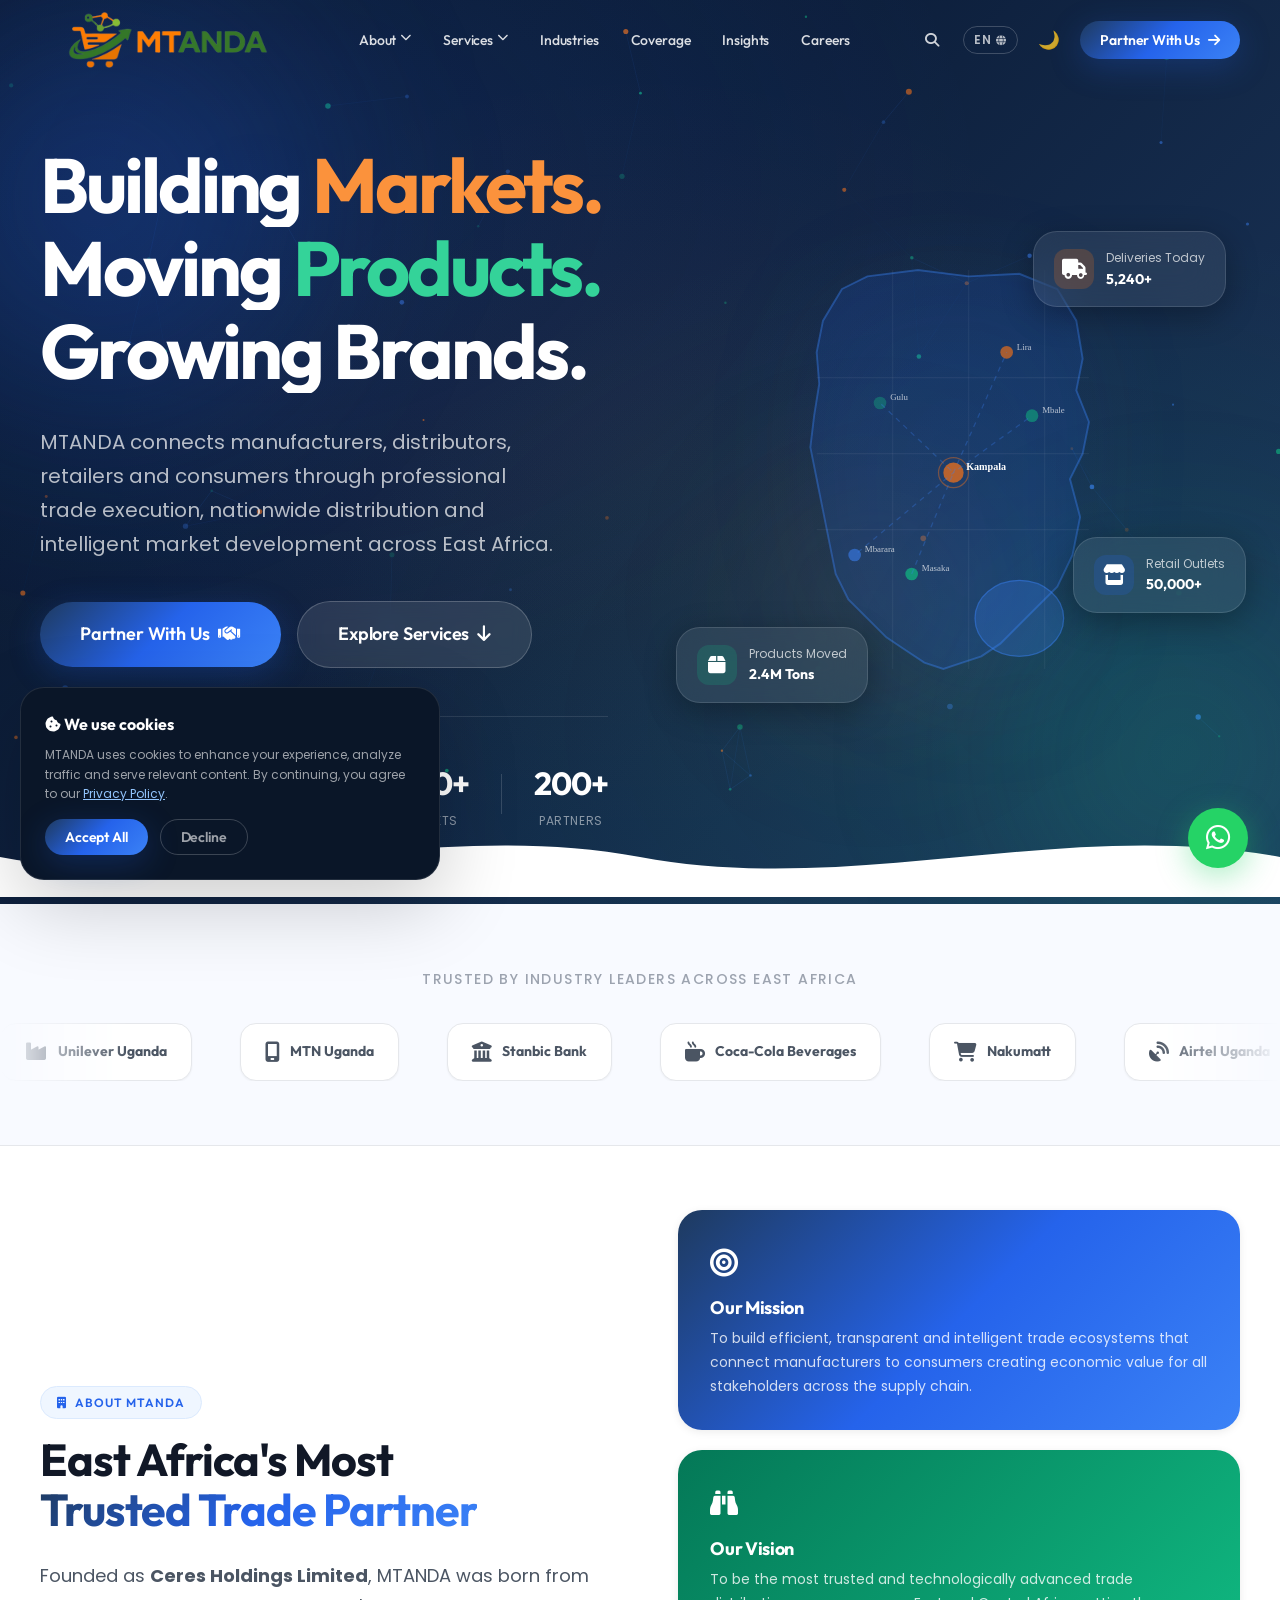
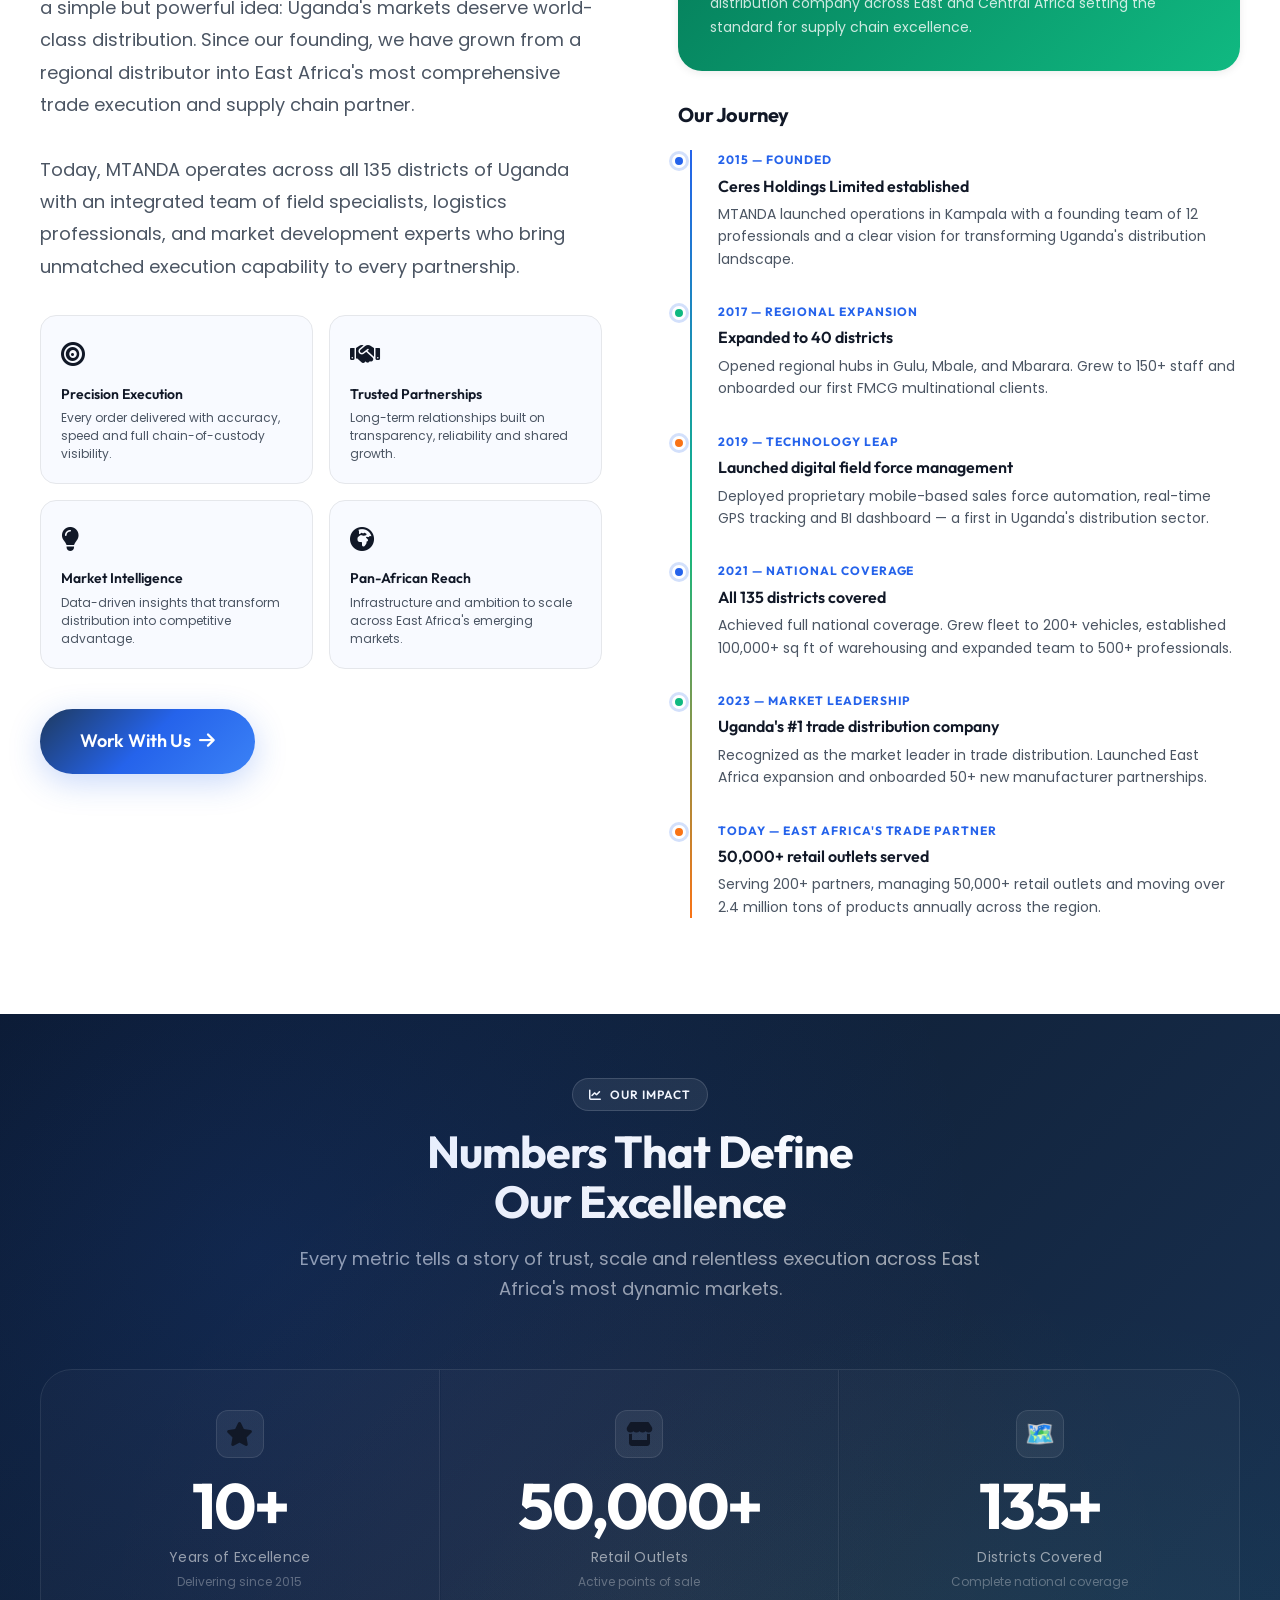
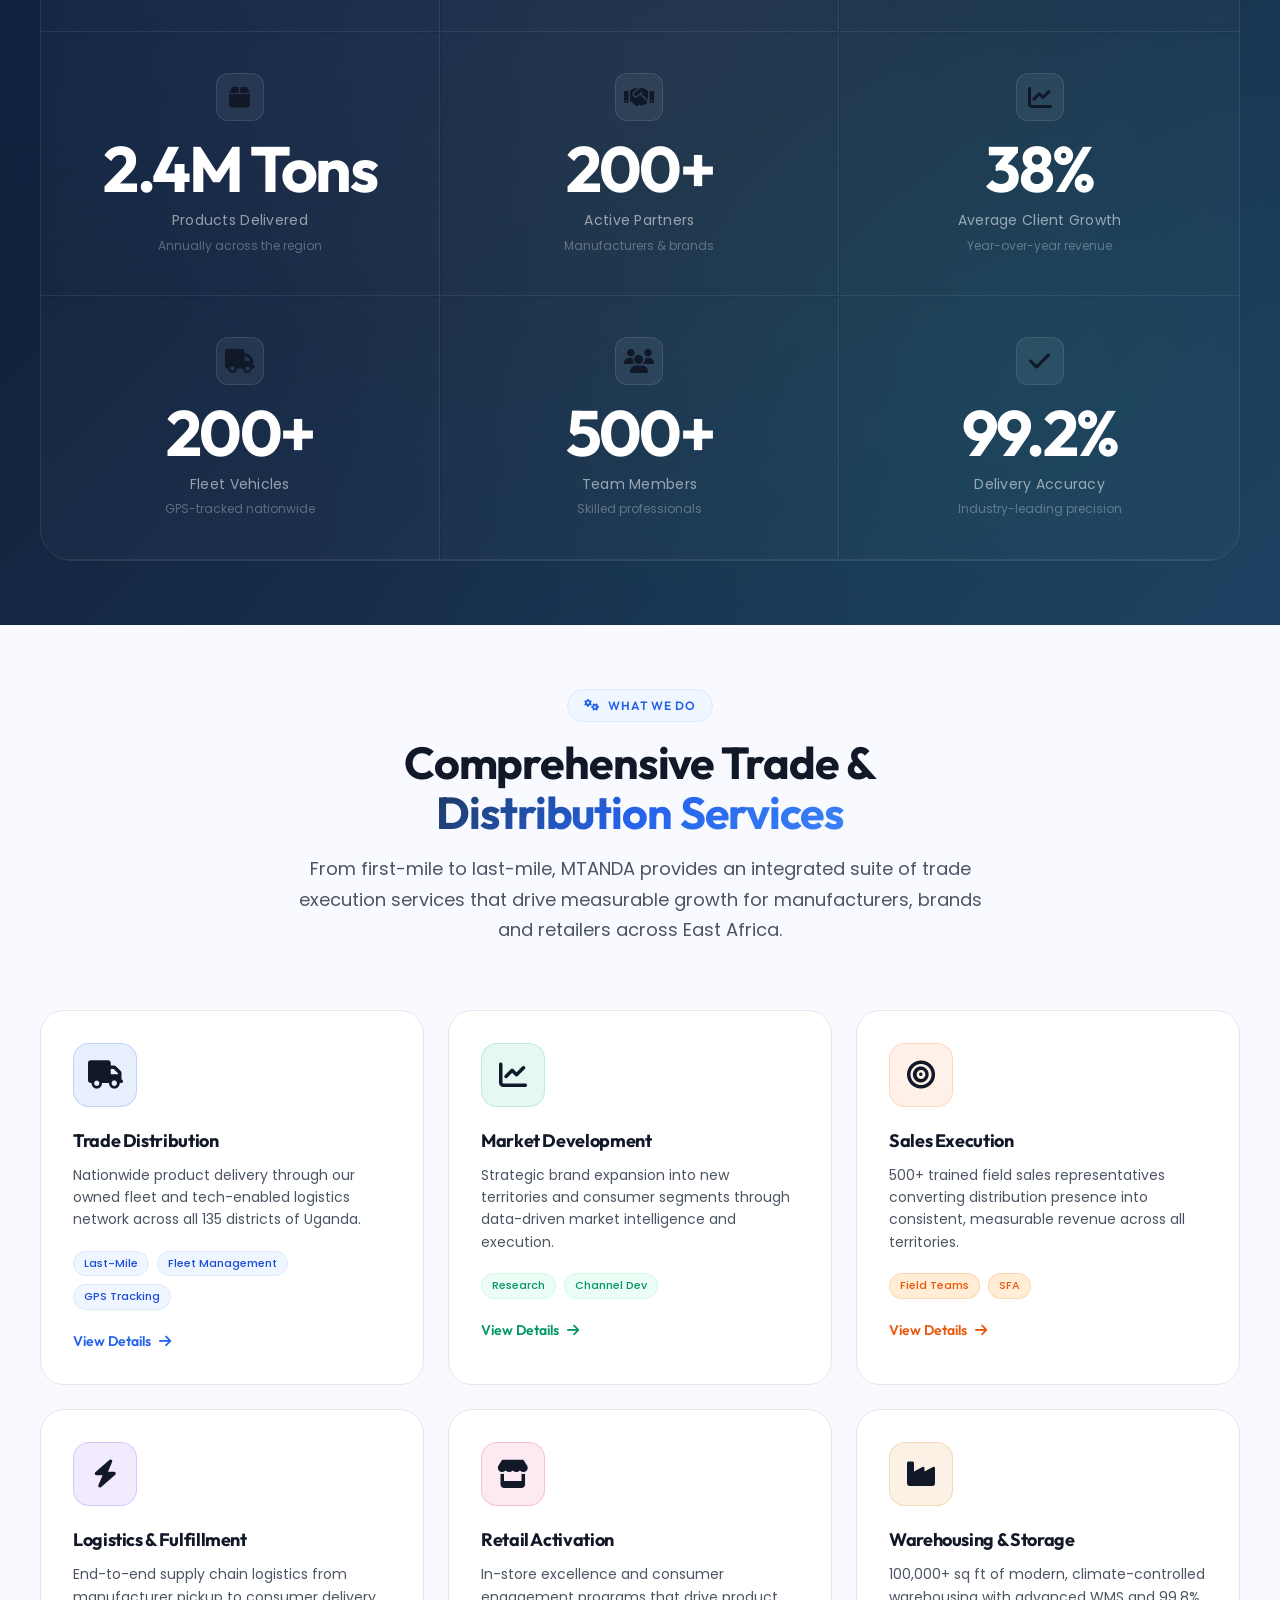
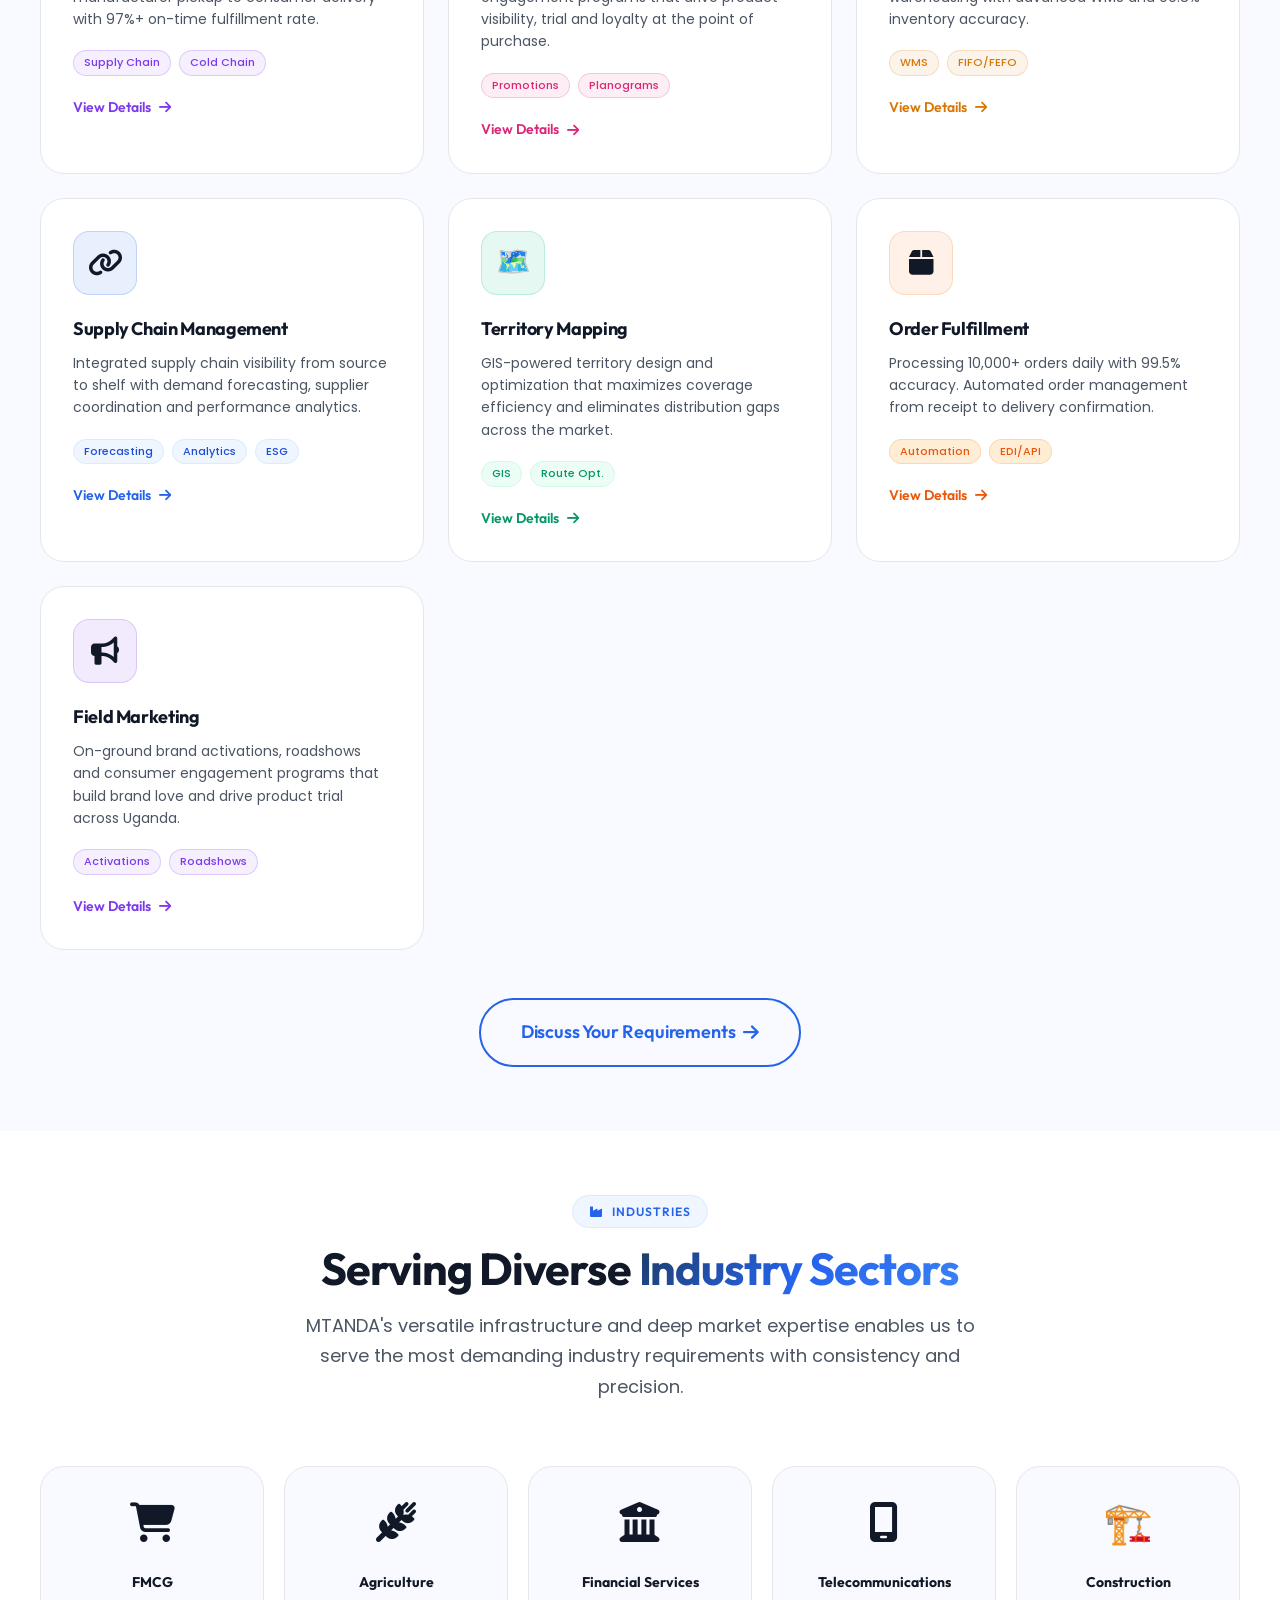
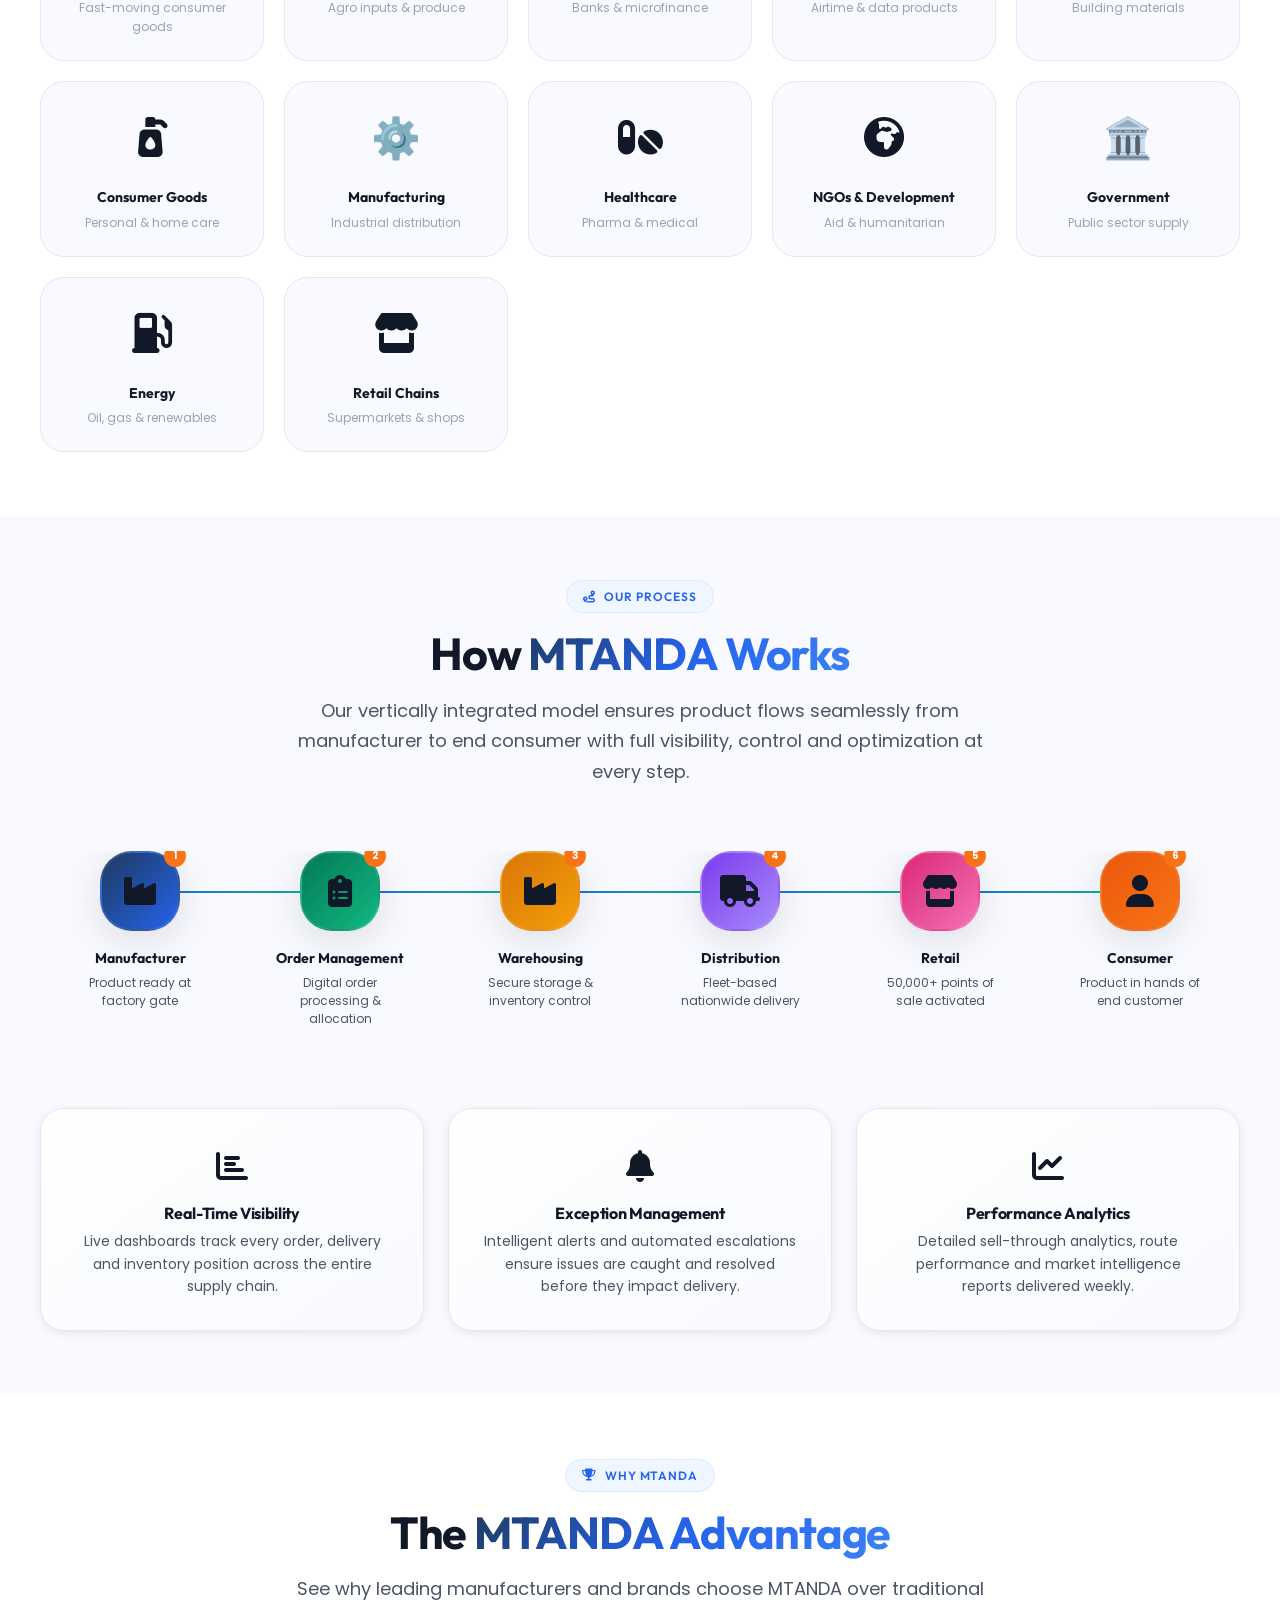
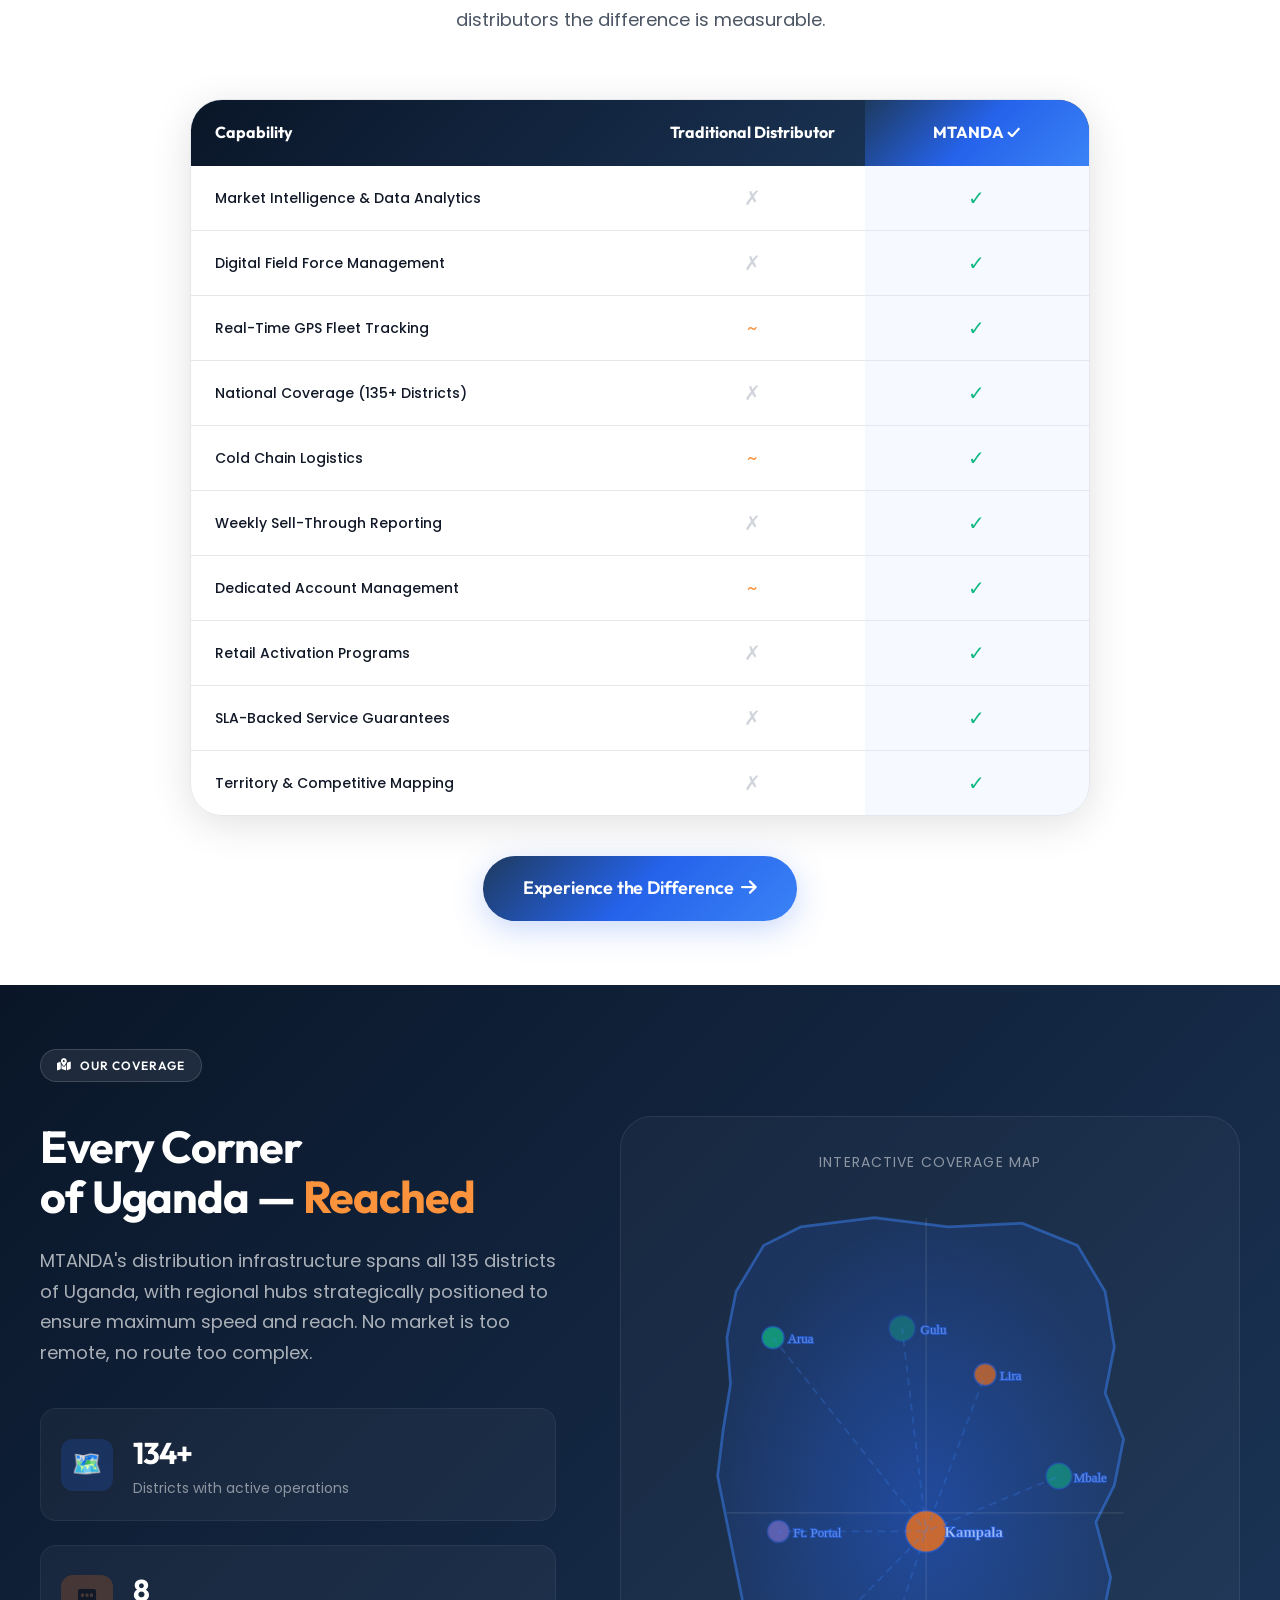
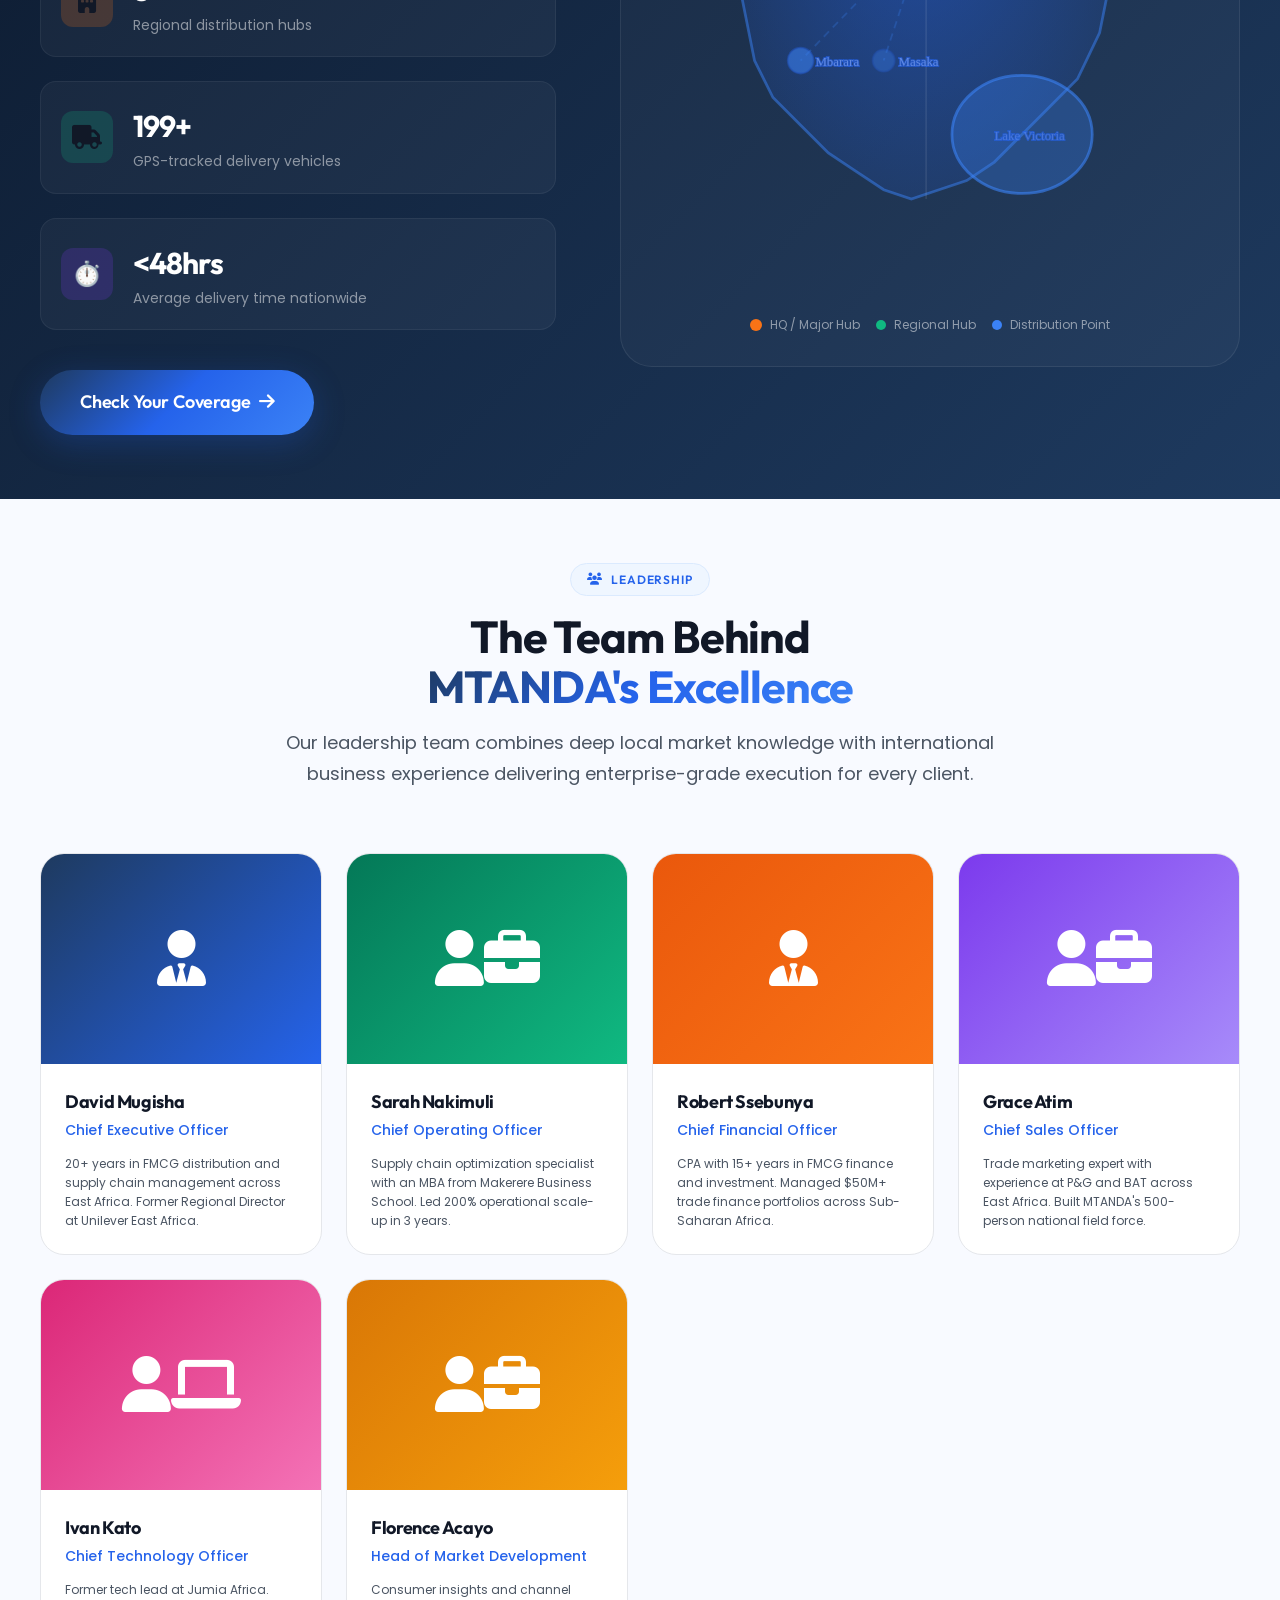
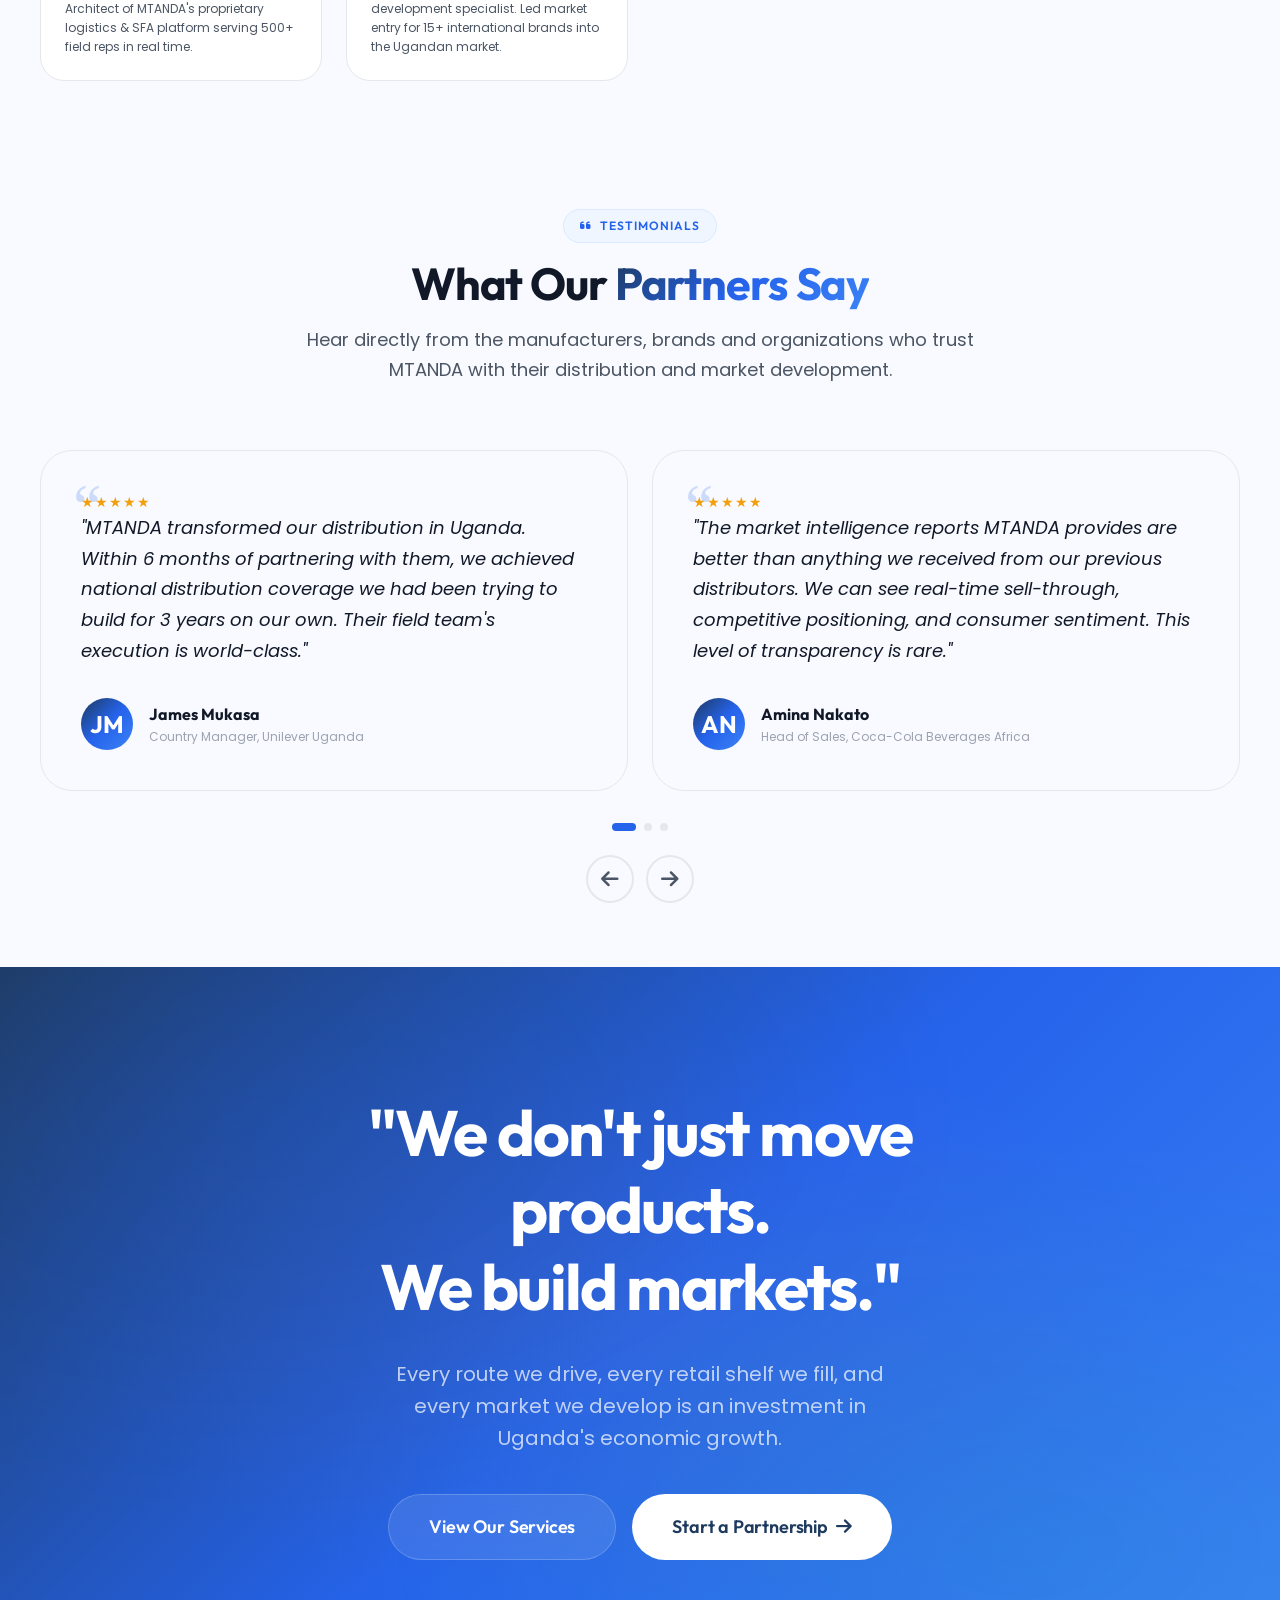
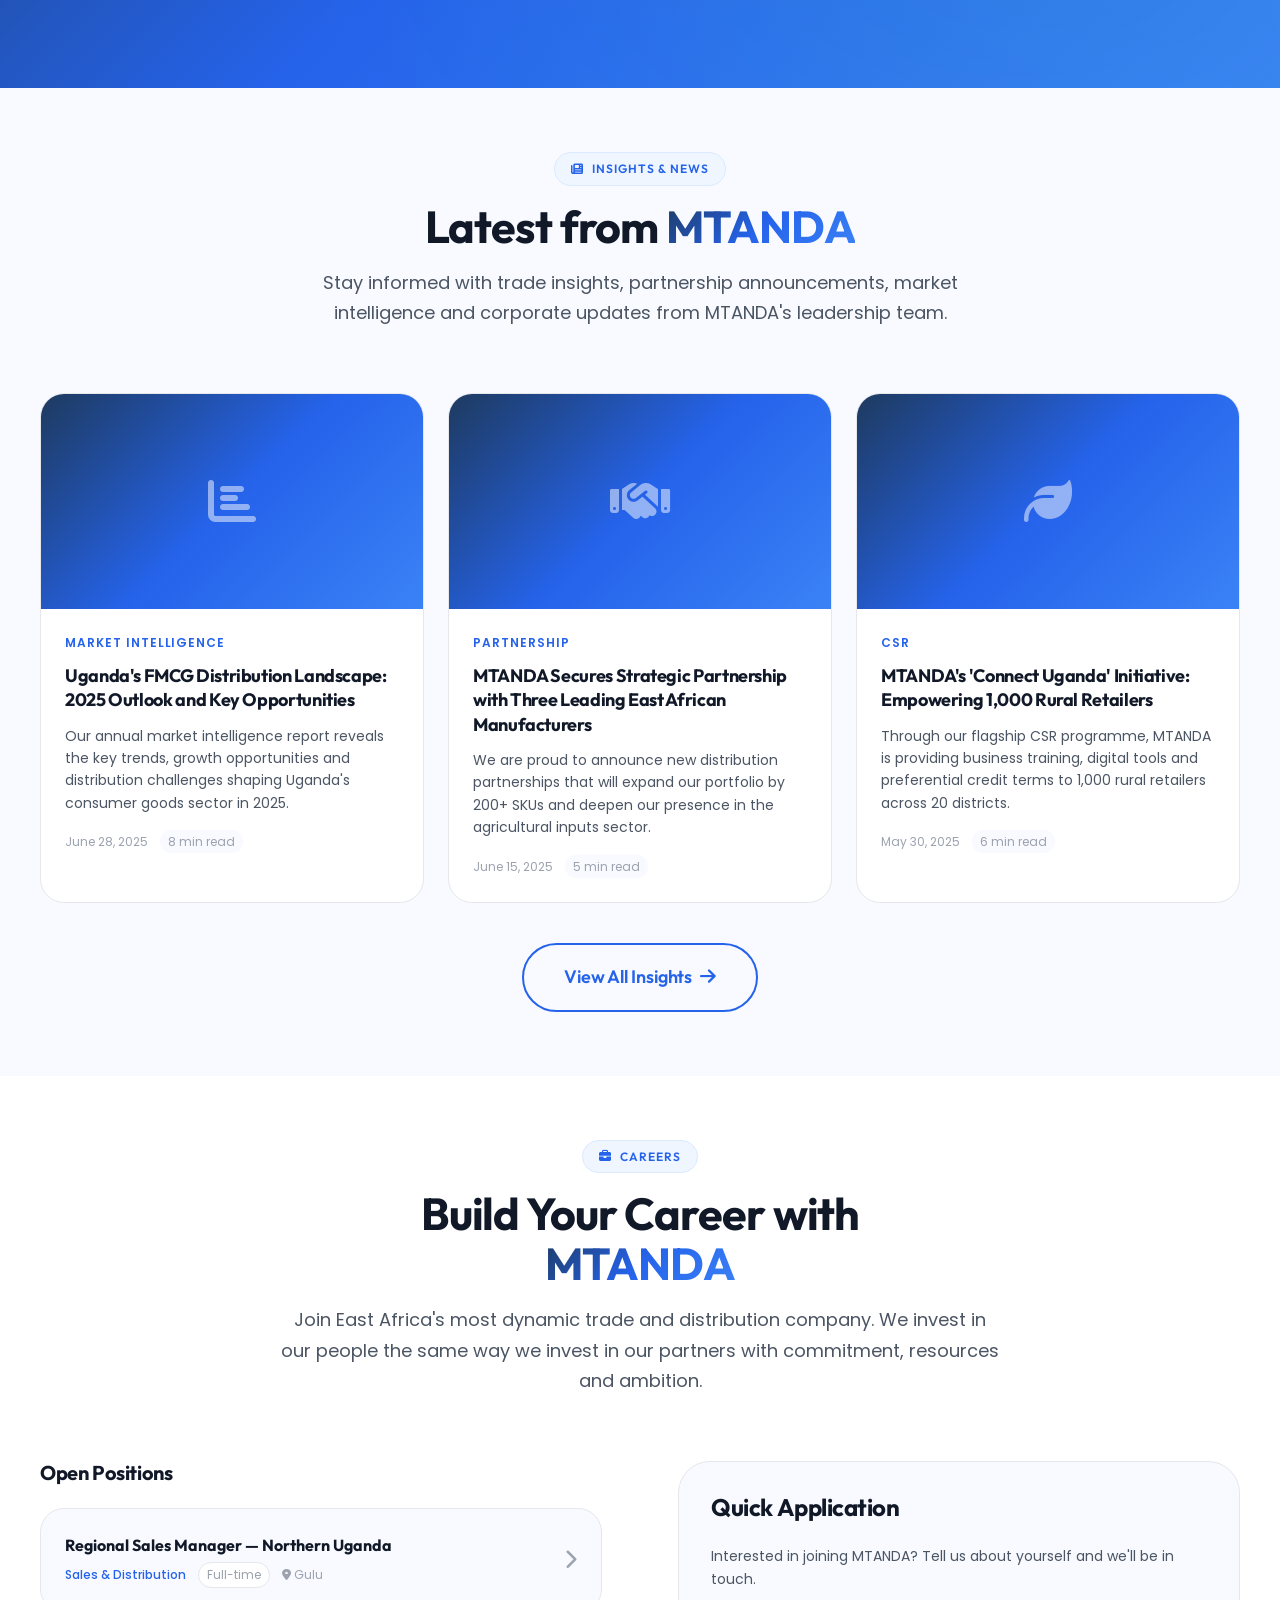
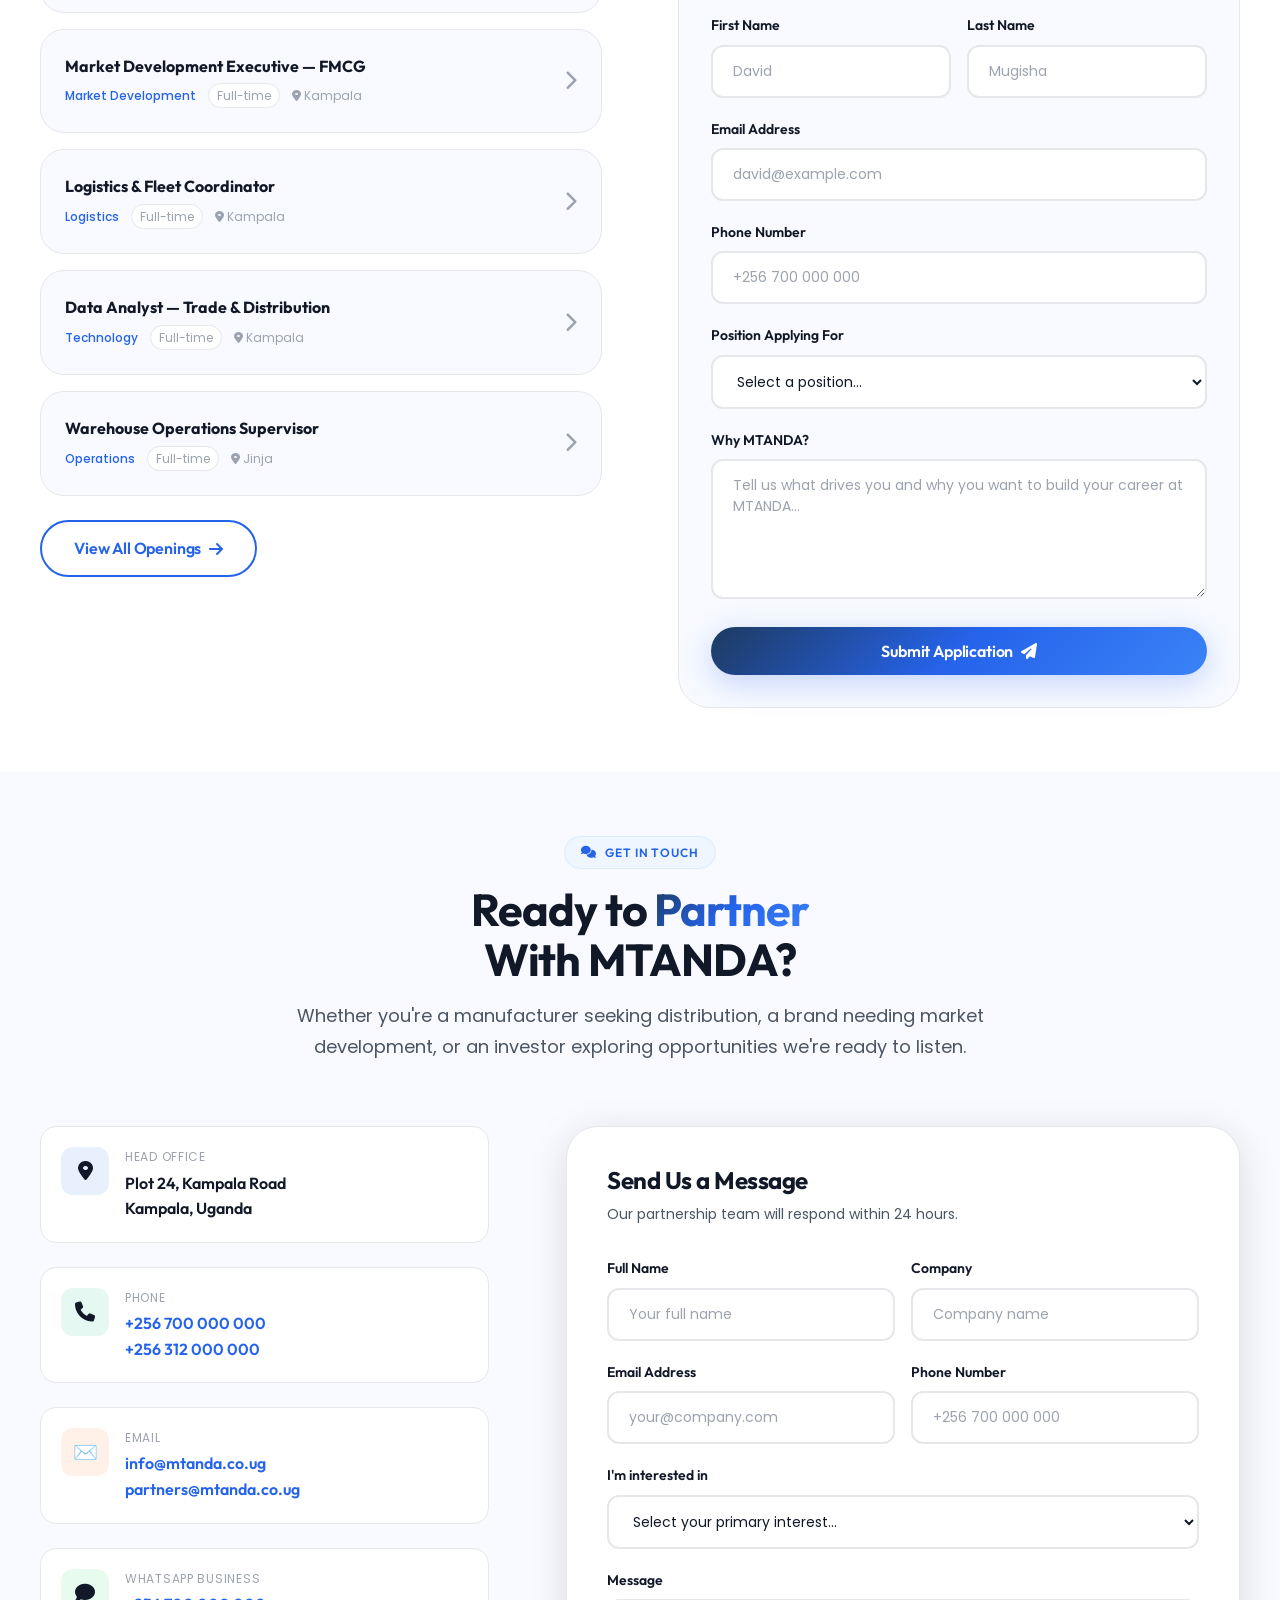
<file: index.html>
<!DOCTYPE html>
<html lang="en" data-theme="light">
<head>
  <meta charset="UTF-8" />
  <meta name="viewport" content="width=device-width, initial-scale=1.0" />
  <meta http-equiv="X-UA-Compatible" content="IE=edge" />

  <!-- Primary Meta -->
  <title>MTANDA — Building Markets. Moving Products. Growing Brands.</title>
  <meta name="description" content="MTANDA (Ceres Holdings Limited) is Uganda's premier trade distribution, supply chain, and market development company. We connect manufacturers, distributors, retailers, and consumers across East Africa." />
  <meta name="keywords" content="MTANDA, Uganda distribution, supply chain Uganda, trade distribution, market development, last-mile logistics, Ceres Holdings, FMCG Uganda" />
  <meta name="author" content="MTANDA — Ceres Holdings Limited" />
  <meta name="robots" content="index, follow" />
  <link rel="canonical" href="https://mtanda.co.ug/" />

  <!-- Open Graph -->
  <meta property="og:type" content="website" />
  <meta property="og:url" content="https://mtanda.co.ug/" />
  <meta property="og:title" content="MTANDA — Building Markets. Moving Products. Growing Brands." />
  <meta property="og:description" content="Uganda's premier trade distribution and supply chain company, connecting manufacturers to consumers across East Africa." />
  <meta property="og:image" content="https://mtanda.co.ug/assets/images/og-image.jpg" />
  <meta property="og:locale" content="en_UG" />
  <meta property="og:site_name" content="MTANDA" />

  <!-- Twitter Card -->
  <meta name="twitter:card" content="summary_large_image" />
  <meta name="twitter:title" content="MTANDA — Building Markets. Moving Products. Growing Brands." />
  <meta name="twitter:description" content="Uganda's premier trade distribution and supply chain company." />
  <meta name="twitter:image" content="https://mtanda.co.ug/assets/images/og-image.jpg" />

  <!-- PWA -->
  <link rel="manifest" href="/manifest.json" />
  <meta name="theme-color" content="#0A1628" />
  <meta name="apple-mobile-web-app-capable" content="yes" />
  <meta name="apple-mobile-web-app-status-bar-style" content="black-translucent" />
  <meta name="apple-mobile-web-app-title" content="MTANDA" />

  <!-- Preconnect -->
  <link rel="preconnect" href="https://fonts.googleapis.com" />
  <link rel="preconnect" href="https://fonts.gstatic.com" crossorigin />

  <!-- Fonts -->
  <link href="https://fonts.googleapis.com/css2?family=Outfit:wght@300;400;500;600;700;800&family=Poppins:wght@300;400;500;600;700;800&display=swap" rel="stylesheet" />

  <!-- Icons (Font Awesome) -->
  <link rel="stylesheet" href="https://cdnjs.cloudflare.com/ajax/libs/font-awesome/6.5.1/css/all.min.css" crossorigin="anonymous" />

  <!-- Styles -->
  <link rel="stylesheet" href="css/main.css" />

  <!-- Schema Markup -->
  <script type="application/ld+json">
  {
    "@context": "https://schema.org",
    "@type": "Organization",
    "name": "MTANDA",
    "legalName": "Ceres Holdings Limited",
    "url": "https://mtanda.co.ug",
    "logo": "https://mtanda.co.ug/assets/images/logo.png",
    "description": "Uganda's premier trade distribution, supply chain, and market development company.",
    "address": {
      "@type": "PostalAddress",
      "streetAddress": "Plot 24, Kampala Road",
      "addressLocality": "Kampala",
      "addressRegion": "Central Region",
      "addressCountry": "UG"
    },
    "contactPoint": {
      "@type": "ContactPoint",
      "telephone": "+256-700-000-000",
      "contactType": "customer service",
      "availableLanguage": ["English", "Swahili"]
    },
    "sameAs": [
      "https://www.linkedin.com/company/mtanda-ug",
      "https://twitter.com/mtanda_ug"
    ],
    "foundingDate": "2015",
    "numberOfEmployees": { "@type": "QuantitativeValue", "value": 500 },
    "areaServed": ["Uganda", "East Africa"],
    "serviceType": ["Trade Distribution", "Supply Chain Management", "Market Development", "Last-Mile Logistics"]
  }
  </script>
</head>

<body>
  <!-- ═══════════════════════════════════════
       LOADING SCREEN
  ═══════════════════════════════════════ -->
  <div id="loading-screen" role="status" aria-label="Loading MTANDA website">
    <div class="loader-logo" style="margin-bottom: 1rem;">
      <img src="img/Mtanda.png" alt="MTANDA Logo" style="max-height: 240px;" />
    </div>
    <div class="loader-bar">
      <div class="loader-progress"></div>
    </div>
    <div style="font-size:0.75rem;color:rgba(255,255,255,0.3);letter-spacing:0.05em;">Building Markets. Moving Products. Growing Brands.</div>
  </div>

  <!-- ═══════════════════════════════════════
       SCROLL PROGRESS
  ═══════════════════════════════════════ -->
  <div id="scroll-progress" aria-hidden="true"></div>

  <!-- ═══════════════════════════════════════
       NAVIGATION
  ═══════════════════════════════════════ -->
  <header>
    <nav id="navbar" role="navigation" aria-label="Main navigation">
      <div class="nav-inner">
        <!-- Logo -->
        <a href="/" class="nav-logo" aria-label="MTANDA Home">
          <img src="img/Mtanda.png" alt="MTANDA Logo" style="height: 144px; width: auto;" />
        </a>

        <!-- Desktop Menu -->
        <ul class="nav-menu" role="list">
          <li class="nav-item">
            <a href="about.html" class="nav-link" data-page="about.html">
              About <i class="fa-solid fa-chevron-down chevron" aria-hidden="true"></i>
            </a>
            <div class="mega-menu" role="menu" aria-label="About submenu">
              <div class="mega-menu-grid">
                <a href="about.html#story" class="mega-link" role="menuitem">
                  <div class="mega-link-icon" style="background:#EFF6FF;"><i class="fa-solid fa-building"></i></div>
                  <div class="mega-link-text"><strong>Our Story</strong><span>Who we are & our journey</span></div>
                </a>
                <a href="about.html#mission" class="mega-link" role="menuitem">
                  <div class="mega-link-icon" style="background:#ECFDF5;"><i class="fa-solid fa-bullseye"></i></div>
                  <div class="mega-link-text"><strong>Mission & Vision</strong><span>Our purpose and direction</span></div>
                </a>
                <a href="about.html#leadership" class="mega-link" role="menuitem">
                  <div class="mega-link-icon" style="background:#FFEDD5;"><i class="fa-solid fa-users"></i></div>
                  <div class="mega-link-text"><strong>Leadership Team</strong><span>Meet our executives</span></div>
                </a>
              </div>
            </div>
          </li>
          <li class="nav-item">
            <a href="services.html" class="nav-link" data-page="services.html">
              Services <i class="fa-solid fa-chevron-down chevron" aria-hidden="true"></i>
            </a>
            <div class="mega-menu" role="menu" aria-label="Services submenu">
              <div class="mega-menu-grid">
                <a href="services.html#trade-distribution" class="mega-link" role="menuitem">
                  <div class="mega-link-icon" style="background:#EFF6FF;"><i class="fa-solid fa-truck"></i></div>
                  <div class="mega-link-text"><strong>Trade Distribution</strong><span>Nationwide product delivery</span></div>
                </a>
                <a href="services.html#market-development" class="mega-link" role="menuitem">
                  <div class="mega-link-icon" style="background:#ECFDF5;"><i class="fa-solid fa-chart-line"></i></div>
                  <div class="mega-link-text"><strong>Market Development</strong><span>Strategic market expansion</span></div>
                </a>
                <a href="services.html#sales-execution" class="mega-link" role="menuitem">
                  <div class="mega-link-icon" style="background:#FFEDD5;"><i class="fa-solid fa-bullseye"></i></div>
                  <div class="mega-link-text"><strong>Sales Execution</strong><span>Field teams driving revenue</span></div>
                </a>
                <a href="services.html#logistics" class="mega-link" role="menuitem">
                  <div class="mega-link-icon" style="background:#EFF6FF;"><i class="fa-solid fa-bolt"></i></div>
                  <div class="mega-link-text"><strong>Logistics</strong><span>End-to-end fulfillment</span></div>
                </a>
                <a href="services.html#warehousing" class="mega-link" role="menuitem">
                  <div class="mega-link-icon" style="background:#ECFDF5;"><i class="fa-solid fa-industry"></i></div>
                  <div class="mega-link-text"><strong>Warehousing</strong><span>Storage & inventory</span></div>
                </a>
                <a href="services.html#supply-chain" class="mega-link" role="menuitem">
                  <div class="mega-link-icon" style="background:#FFEDD5;"><i class="fa-solid fa-link"></i></div>
                  <div class="mega-link-text"><strong>Supply Chain</strong><span>End-to-end visibility</span></div>
                </a>
              </div>
            </div>
          </li>
          <li class="nav-item">
            <a href="industries.html" class="nav-link" data-page="industries.html">Industries</a>
          </li>
          <li class="nav-item">
            <a href="coverage.html" class="nav-link" data-page="coverage.html">Coverage</a>
          </li>
          <li class="nav-item">
            <a href="blog.html" class="nav-link" data-page="blog.html">Insights</a>
          </li>
          <li class="nav-item">
            <a href="careers.html" class="nav-link" data-page="careers.html">Careers</a>
          </li>
        </ul>

        <!-- Nav Actions -->
        <div class="nav-actions">
          <!-- Search -->
          <button class="nav-btn-ghost" data-search-toggle id="search-trigger" aria-label="Search">
            <i class="fa-solid fa-magnifying-glass" aria-hidden="true"></i>
          </button>
          <!-- Language -->
          <div class="lang-switcher">
            <button class="lang-btn" data-lang-toggle aria-label="Switch language">
              <span data-lang-btn>EN</span>
              <i class="fa-solid fa-globe" aria-hidden="true" style="font-size:0.625rem;"></i>
            </button>
          </div>
          <!-- Theme -->
          <button class="theme-toggle" data-theme-toggle aria-label="Toggle dark mode" id="theme-btn">
            <span data-theme-icon><i class="fa-solid fa-moon"></i></span>
          </button>
          <!-- CTA -->
          <a href="contact.html" class="btn btn-primary btn-sm" id="nav-cta">
            Partner With Us
            <i class="fa-solid fa-arrow-right" aria-hidden="true"></i>
          </a>
          <!-- Hamburger -->
          <button class="mobile-menu-btn" id="mobile-menu-btn" aria-label="Open mobile menu" aria-expanded="false" aria-controls="mobile-menu">
            <span class="hamburger-line"></span>
            <span class="hamburger-line"></span>
            <span class="hamburger-line"></span>
          </button>
        </div>
      </div>
    </nav>
  </header>

  <!-- Mobile Menu -->
  <div id="mobile-menu" role="dialog" aria-modal="true" aria-label="Mobile navigation menu">
    <a href="about.html" class="mobile-nav-link">About MTANDA</a>
    <a href="services.html" class="mobile-nav-link">Our Services</a>
    <a href="industries.html" class="mobile-nav-link">Industries</a>
    <a href="coverage.html" class="mobile-nav-link">Coverage</a>
    <a href="partners.html" class="mobile-nav-link">Partners</a>
    <a href="blog.html" class="mobile-nav-link">Insights & News</a>
    <a href="careers.html" class="mobile-nav-link">Careers</a>
    <a href="contact.html" class="mobile-nav-link">Contact Us</a>
    <div style="margin-top:2rem;">
      <a href="contact.html" class="btn btn-primary w-full" style="justify-content:center;">Partner With Us</a>
    </div>
  </div>

  <!-- Search Overlay -->
  <div id="search-overlay" role="search" aria-label="Site search">
    <div class="search-box">
      <input type="search" id="search-input" class="search-input" placeholder="Search services, industries..." aria-label="Search" autocomplete="off" />
      <div class="search-close" tabindex="0" role="button" aria-label="Close search">Press ESC or click to close</div>
    </div>
  </div>

  <main id="main-content">
    <!-- ═══════════════════════════════════════
         SECTION 1: HERO
    ═══════════════════════════════════════ -->
    <section id="hero" aria-label="Hero section">
      <canvas id="hero-canvas" aria-hidden="true"></canvas>
      <div class="hero-bg-gradient" aria-hidden="true"></div>
      <div class="hero-blob hero-blob-1" aria-hidden="true"></div>
      <div class="hero-blob hero-blob-2" aria-hidden="true"></div>
      <div class="hero-blob hero-blob-3" aria-hidden="true"></div>

      <div class="hero-content">
        <div class="container">
          <div class="hero-inner">
            <!-- Left: Text -->
            <div class="hero-text">
              <div class="hero-badge" data-aos="fade-up">
                <span class="hero-badge-dot" aria-hidden="true"></span>
                Uganda's #1 Trade Distribution Company
              </div>
              <h1 class="hero-headline" data-aos="fade-up" data-aos-delay="100">
                <span class="line">Building <span class="accent">Markets.</span></span>
                <span class="line">Moving <span class="emerald">Products.</span></span>
                <span class="line">Growing Brands.</span>
              </h1>
              <p class="hero-subtitle" data-aos="fade-up" data-aos-delay="200">
                MTANDA connects manufacturers, distributors, retailers and consumers through professional trade execution, nationwide distribution and intelligent market development across East Africa.
              </p>
              <div class="hero-actions" data-aos="fade-up" data-aos-delay="300">
                <a href="#contact" class="btn btn-primary btn-lg" id="hero-partner-btn">
                  Partner With Us
                  <i class="fa-solid fa-handshake" aria-hidden="true"></i>
                </a>
                <a href="#services" class="btn btn-secondary btn-lg" id="hero-services-btn">
                  Explore Services
                  <i class="fa-solid fa-arrow-down" aria-hidden="true"></i>
                </a>
              </div>
              <div class="hero-stats" data-aos="fade-up" data-aos-delay="400">
                <div class="hero-stat-item">
                  <div class="hero-stat-number"><span data-counter="10" data-suffix="+">0+</span></div>
                  <div class="hero-stat-label">Years Experience</div>
                </div>
                <div class="hero-stat-divider" aria-hidden="true"></div>
                <div class="hero-stat-item">
                  <div class="hero-stat-number"><span data-counter="135" data-suffix="+">0+</span></div>
                  <div class="hero-stat-label">Districts</div>
                </div>
                <div class="hero-stat-divider" aria-hidden="true"></div>
                <div class="hero-stat-item">
                  <div class="hero-stat-number"><span data-counter="50000" data-suffix="+">0+</span></div>
                  <div class="hero-stat-label">Retail Outlets</div>
                </div>
                <div class="hero-stat-divider" aria-hidden="true"></div>
                <div class="hero-stat-item">
                  <div class="hero-stat-number"><span data-counter="200" data-suffix="+">0+</span></div>
                  <div class="hero-stat-label">Partners</div>
                </div>
              </div>
            </div>

            <!-- Right: Visual -->
            <div class="hero-visual" aria-hidden="true">
              <!-- Uganda Map SVG -->
              <div class="hero-map-container">
                <svg viewBox="0 0 300 380" fill="none" xmlns="http://www.w3.org/2000/svg" style="width:100%;max-width:380px;margin:0 auto;display:block;filter:drop-shadow(0 20px 60px rgba(37,99,235,0.4));">
                  <!-- Uganda outline shape -->
                  <path d="M60,30 L80,20 L120,15 L160,20 L200,18 L230,30 L245,55 L250,85 L245,110 L255,135 L250,160 L240,180 L248,210 L242,240 L230,265 L215,280 L200,295 L185,310 L170,320 L155,325 L140,330 L125,325 L110,315 L95,305 L80,290 L65,275 L55,255 L50,230 L45,205 L40,180 L35,155 L38,130 L42,105 L40,80 L45,55 Z" fill="rgba(37,99,235,0.15)" stroke="rgba(59,130,246,0.4)" stroke-width="1.5"/>
                  <!-- Lake Victoria -->
                  <ellipse cx="200" cy="290" rx="35" ry="30" fill="rgba(59,130,246,0.25)" stroke="rgba(59,130,246,0.5)" stroke-width="1"/>
                  <!-- Grid lines -->
                  <line x1="40" y1="100" x2="255" y2="100" stroke="rgba(255,255,255,0.05)" stroke-width="1"/>
                  <line x1="40" y1="160" x2="255" y2="160" stroke="rgba(255,255,255,0.05)" stroke-width="1"/>
                  <line x1="40" y1="220" x2="255" y2="220" stroke="rgba(255,255,255,0.05)" stroke-width="1"/>
                  <line x1="100" y1="15" x2="100" y2="330" stroke="rgba(255,255,255,0.05)" stroke-width="1"/>
                  <line x1="160" y1="15" x2="160" y2="330" stroke="rgba(255,255,255,0.05)" stroke-width="1"/>
                  <line x1="220" y1="15" x2="220" y2="330" stroke="rgba(255,255,255,0.05)" stroke-width="1"/>
                  <!-- District dots -->
                  <circle cx="148" cy="175" r="8" fill="#F97316" opacity="0.9"><animate attributeName="opacity" values="0.9;0.3;0.9" dur="2s" repeatCount="indefinite"/></circle>
                  <circle cx="148" cy="175" r="16" fill="none" stroke="#F97316" stroke-width="1"><animate attributeName="r" values="8;20;8" dur="2s" repeatCount="indefinite"/><animate attributeName="opacity" values="0.6;0;0.6" dur="2s" repeatCount="indefinite"/></circle>
                  <!-- Kampala label -->
                  <text x="158" y="173" fill="white" font-size="8" font-family="Inter" font-weight="600">Kampala</text>
                  <!-- Other cities -->
                  <circle cx="90" cy="120" r="5" fill="#10B981" opacity="0.8"><animate attributeName="opacity" values="0.8;0.3;0.8" dur="3s" repeatCount="indefinite"/></circle>
                  <text x="98" y="118" fill="rgba(255,255,255,0.7)" font-size="7" font-family="Inter">Gulu</text>
                  <circle cx="210" cy="130" r="5" fill="#10B981" opacity="0.8"><animate attributeName="opacity" values="0.8;0.3;0.8" dur="2.5s" repeatCount="indefinite"/></circle>
                  <text x="218" y="128" fill="rgba(255,255,255,0.7)" font-size="7" font-family="Inter">Mbale</text>
                  <circle cx="70" cy="240" r="5" fill="#3B82F6" opacity="0.8"><animate attributeName="opacity" values="0.8;0.3;0.8" dur="3.5s" repeatCount="indefinite"/></circle>
                  <text x="78" y="238" fill="rgba(255,255,255,0.7)" font-size="7" font-family="Inter">Mbarara</text>
                  <circle cx="190" cy="80" r="5" fill="#F97316" opacity="0.8"><animate attributeName="opacity" values="0.8;0.3;0.8" dur="2s" repeatCount="indefinite"/></circle>
                  <text x="198" y="78" fill="rgba(255,255,255,0.7)" font-size="7" font-family="Inter">Lira</text>
                  <circle cx="115" cy="255" r="5" fill="#10B981" opacity="0.8"><animate attributeName="opacity" values="0.8;0.3;0.8" dur="4s" repeatCount="indefinite"/></circle>
                  <text x="123" y="253" fill="rgba(255,255,255,0.7)" font-size="7" font-family="Inter">Masaka</text>
                  <!-- Connection lines -->
                  <line x1="148" y1="175" x2="90" y2="120" stroke="rgba(59,130,246,0.3)" stroke-width="1" stroke-dasharray="4,4"><animate attributeName="stroke-dashoffset" values="0;-8" dur="1s" repeatCount="indefinite"/></line>
                  <line x1="148" y1="175" x2="210" y2="130" stroke="rgba(59,130,246,0.3)" stroke-width="1" stroke-dasharray="4,4"><animate attributeName="stroke-dashoffset" values="0;-8" dur="1.2s" repeatCount="indefinite"/></line>
                  <line x1="148" y1="175" x2="70" y2="240" stroke="rgba(59,130,246,0.3)" stroke-width="1" stroke-dasharray="4,4"><animate attributeName="stroke-dashoffset" values="0;-8" dur="0.9s" repeatCount="indefinite"/></line>
                  <line x1="148" y1="175" x2="190" y2="80" stroke="rgba(59,130,246,0.3)" stroke-width="1" stroke-dasharray="4,4"><animate attributeName="stroke-dashoffset" values="0;-8" dur="1.1s" repeatCount="indefinite"/></line>
                  <line x1="148" y1="175" x2="115" y2="255" stroke="rgba(59,130,246,0.3)" stroke-width="1" stroke-dasharray="4,4"><animate attributeName="stroke-dashoffset" values="0;-8" dur="1.3s" repeatCount="indefinite"/></line>
                </svg>

                <!-- Floating Cards -->
                <div class="hero-card-float" style="top:-20px;right:-30px;" aria-hidden="true">
                  <div class="float-card-icon" style="background:rgba(249,115,22,0.2);"><i class="fa-solid fa-truck"></i></div>
                  <div>
                    <div class="float-card-label">Deliveries Today</div>
                    <div class="float-card-value">5,240+</div>
                  </div>
                </div>
                <div class="hero-card-float" style="bottom:30px;left:-40px;" aria-hidden="true">
                  <div class="float-card-icon" style="background:rgba(16,185,129,0.2);"><i class="fa-solid fa-box"></i></div>
                  <div>
                    <div class="float-card-label">Products Moved</div>
                    <div class="float-card-value">2.4M Tons</div>
                  </div>
                </div>
                <div class="hero-card-float" style="bottom:120px;right:-50px;" aria-hidden="true">
                  <div class="float-card-icon" style="background:rgba(37,99,235,0.2);"><i class="fa-solid fa-store"></i></div>
                  <div>
                    <div class="float-card-label">Retail Outlets</div>
                    <div class="float-card-value">50,000+</div>
                  </div>
                </div>
              </div>
            </div>
          </div>
        </div>
      </div>

      <!-- Wave divider -->
      <div style="position:absolute;bottom:0;left:0;right:0;" aria-hidden="true">
        <svg viewBox="0 0 1440 80" fill="none" xmlns="http://www.w3.org/2000/svg" preserveAspectRatio="none" style="width:100%;height:80px;">
          <path d="M0,40 C240,80 480,0 720,40 C960,80 1200,0 1440,40 L1440,80 L0,80 Z" fill="white"/>
        </svg>
      </div>
    </section>

    <!-- ═══════════════════════════════════════
         SECTION 2: TRUSTED BY
    ═══════════════════════════════════════ -->
    <section id="trusted-by" aria-label="Trusted by leading companies">
      <div class="container">
        <p class="trusted-label">Trusted by industry leaders across East Africa</p>
      </div>
      <div class="logos-wrapper">
        <div class="logos-track" aria-hidden="true">
          <!-- Set 1 -->
          <div class="logo-item"><span class="logo-icon"><i class="fa-solid fa-industry"></i></span> Unilever Uganda</div>
          <div class="logo-item"><span class="logo-icon"><i class="fa-solid fa-mobile-screen"></i></span> MTN Uganda</div>
          <div class="logo-item"><span class="logo-icon"><i class="fa-solid fa-building-columns"></i></span> Stanbic Bank</div>
          <div class="logo-item"><span class="logo-icon"><i class="fa-solid fa-mug-hot"></i></span> Coca-Cola Beverages</div>
          <div class="logo-item"><span class="logo-icon"><i class="fa-solid fa-cart-shopping"></i></span> Nakumatt</div>
          <div class="logo-item"><span class="logo-icon"><i class="fa-solid fa-satellite-dish"></i></span> Airtel Uganda</div>
          <div class="logo-item"><span class="logo-icon">🏗️</span> National Building Review</div>
          <div class="logo-item"><span class="logo-icon"><i class="fa-solid fa-wheat-awn"></i></span> USAID Uganda</div>
          <div class="logo-item"><span class="logo-icon"><i class="fa-solid fa-pills"></i></span> GlaxoSmithKline</div>
          <div class="logo-item"><span class="logo-icon"><i class="fa-solid fa-pump-soap"></i></span> Procter & Gamble</div>
          <div class="logo-item"><span class="logo-icon">🏛️</span> Ministry of Trade</div>
          <div class="logo-item"><span class="logo-icon"><i class="fa-solid fa-gas-pump"></i></span> Total Energies</div>
          <!-- Set 2 (duplicate for seamless scroll) -->
          <div class="logo-item"><span class="logo-icon"><i class="fa-solid fa-industry"></i></span> Unilever Uganda</div>
          <div class="logo-item"><span class="logo-icon"><i class="fa-solid fa-mobile-screen"></i></span> MTN Uganda</div>
          <div class="logo-item"><span class="logo-icon"><i class="fa-solid fa-building-columns"></i></span> Stanbic Bank</div>
          <div class="logo-item"><span class="logo-icon"><i class="fa-solid fa-mug-hot"></i></span> Coca-Cola Beverages</div>
          <div class="logo-item"><span class="logo-icon"><i class="fa-solid fa-cart-shopping"></i></span> Nakumatt</div>
          <div class="logo-item"><span class="logo-icon"><i class="fa-solid fa-satellite-dish"></i></span> Airtel Uganda</div>
          <div class="logo-item"><span class="logo-icon">🏗️</span> National Building Review</div>
          <div class="logo-item"><span class="logo-icon"><i class="fa-solid fa-wheat-awn"></i></span> USAID Uganda</div>
          <div class="logo-item"><span class="logo-icon"><i class="fa-solid fa-pills"></i></span> GlaxoSmithKline</div>
          <div class="logo-item"><span class="logo-icon"><i class="fa-solid fa-pump-soap"></i></span> Procter & Gamble</div>
          <div class="logo-item"><span class="logo-icon">🏛️</span> Ministry of Trade</div>
          <div class="logo-item"><span class="logo-icon"><i class="fa-solid fa-gas-pump"></i></span> Total Energies</div>
        </div>
      </div>
    </section>

    <!-- ═══════════════════════════════════════
         SECTION 3: ABOUT
    ═══════════════════════════════════════ -->
    <section id="about" class="section" aria-label="About MTANDA">
      <div class="container">
        <div class="about-grid">
          <!-- Left: Story -->
          <div>
            <div class="section-tag" data-aos="fade-right">
              <i class="fa-solid fa-building" aria-hidden="true"></i>
              About MTANDA
            </div>
            <h2 class="display-md" style="margin-bottom:var(--space-6);" data-aos="fade-right" data-aos-delay="100">
              East Africa's Most<br><span class="text-gradient">Trusted Trade Partner</span>
            </h2>
            <p class="about-story" data-aos="fade-right" data-aos-delay="150">
              Founded as <strong>Ceres Holdings Limited</strong>, MTANDA was born from a simple but powerful idea: Uganda's markets deserve world-class distribution. Since our founding, we have grown from a regional distributor into East Africa's most comprehensive trade execution and supply chain partner.
            </p>
            <p class="about-story" data-aos="fade-right" data-aos-delay="200">
              Today, MTANDA operates across all 135 districts of Uganda with an integrated team of field specialists, logistics professionals, and market development experts who bring unmatched execution capability to every partnership.
            </p>

            <div class="about-values" data-aos="fade-right" data-aos-delay="250">
              <div class="value-card tilt-card">
                <div class="value-icon"><i class="fa-solid fa-bullseye"></i></div>
                <div class="value-title">Precision Execution</div>
                <div class="value-desc">Every order delivered with accuracy, speed and full chain-of-custody visibility.</div>
              </div>
              <div class="value-card tilt-card">
                <div class="value-icon"><i class="fa-solid fa-handshake"></i></div>
                <div class="value-title">Trusted Partnerships</div>
                <div class="value-desc">Long-term relationships built on transparency, reliability and shared growth.</div>
              </div>
              <div class="value-card tilt-card">
                <div class="value-icon"><i class="fa-solid fa-lightbulb"></i></div>
                <div class="value-title">Market Intelligence</div>
                <div class="value-desc">Data-driven insights that transform distribution into competitive advantage.</div>
              </div>
              <div class="value-card tilt-card">
                <div class="value-icon"><i class="fa-solid fa-earth-africa"></i></div>
                <div class="value-title">Pan-African Reach</div>
                <div class="value-desc">Infrastructure and ambition to scale across East Africa's emerging markets.</div>
              </div>
            </div>

            <a href="#contact" class="btn btn-primary btn-lg" data-aos="fade-right" data-aos-delay="300" id="about-cta">
              Work With Us
              <i class="fa-solid fa-arrow-right" aria-hidden="true"></i>
            </a>
          </div>

          <!-- Right: Mission/Vision + Timeline -->
          <div>
            <!-- MVV Cards -->
            <div style="display:grid;gap:var(--space-5);margin-bottom:var(--space-8);">
              <div class="card" style="background:var(--gradient-primary);border:none;color:white;" data-aos="fade-left" data-aos-delay="100">
                <div style="font-size:1.75rem;margin-bottom:var(--space-3);"><i class="fa-solid fa-bullseye"></i></div>
                <h3 style="font-family:var(--font-display);font-size:var(--text-lg);font-weight:700;margin-bottom:var(--space-2);color:white;">Our Mission</h3>
                <p style="font-size:var(--text-sm);color:rgba(255,255,255,0.8);line-height:1.7;">To build efficient, transparent and intelligent trade ecosystems that connect manufacturers to consumers creating economic value for all stakeholders across the supply chain.</p>
              </div>
              <div class="card" style="background:var(--gradient-emerald);border:none;color:white;" data-aos="fade-left" data-aos-delay="150">
                <div style="font-size:1.75rem;margin-bottom:var(--space-3);"><i class="fa-solid fa-binoculars"></i></div>
                <h3 style="font-family:var(--font-display);font-size:var(--text-lg);font-weight:700;margin-bottom:var(--space-2);color:white;">Our Vision</h3>
                <p style="font-size:var(--text-sm);color:rgba(255,255,255,0.8);line-height:1.7;">To be the most trusted and technologically advanced trade distribution company across East and Central Africa setting the standard for supply chain excellence.</p>
              </div>
            </div>

            <!-- Timeline -->
            <h3 style="font-family:var(--font-display);font-size:var(--text-xl);font-weight:700;color:var(--text-primary);margin-bottom:var(--space-6);" data-aos="fade-left" data-aos-delay="200">Our Journey</h3>
            <div class="timeline" data-aos="fade-left" data-aos-delay="250">
              <div class="timeline-item">
                <div class="timeline-dot"></div>
                <div class="timeline-year">2015 — Founded</div>
                <div class="timeline-title">Ceres Holdings Limited established</div>
                <div class="timeline-desc">MTANDA launched operations in Kampala with a founding team of 12 professionals and a clear vision for transforming Uganda's distribution landscape.</div>
              </div>
              <div class="timeline-item">
                <div class="timeline-dot" style="background:var(--secondary);"></div>
                <div class="timeline-year">2017 — Regional Expansion</div>
                <div class="timeline-title">Expanded to 40 districts</div>
                <div class="timeline-desc">Opened regional hubs in Gulu, Mbale, and Mbarara. Grew to 150+ staff and onboarded our first FMCG multinational clients.</div>
              </div>
              <div class="timeline-item">
                <div class="timeline-dot" style="background:var(--accent);"></div>
                <div class="timeline-year">2019 — Technology Leap</div>
                <div class="timeline-title">Launched digital field force management</div>
                <div class="timeline-desc">Deployed proprietary mobile-based sales force automation, real-time GPS tracking and BI dashboard — a first in Uganda's distribution sector.</div>
              </div>
              <div class="timeline-item">
                <div class="timeline-dot" style="background:var(--primary);"></div>
                <div class="timeline-year">2021 — National Coverage</div>
                <div class="timeline-title">All 135 districts covered</div>
                <div class="timeline-desc">Achieved full national coverage. Grew fleet to 200+ vehicles, established 100,000+ sq ft of warehousing and expanded team to 500+ professionals.</div>
              </div>
              <div class="timeline-item">
                <div class="timeline-dot" style="background:var(--secondary);"></div>
                <div class="timeline-year">2023 — Market Leadership</div>
                <div class="timeline-title">Uganda's #1 trade distribution company</div>
                <div class="timeline-desc">Recognized as the market leader in trade distribution. Launched East Africa expansion and onboarded 50+ new manufacturer partnerships.</div>
              </div>
              <div class="timeline-item">
                <div class="timeline-dot" style="background:var(--accent);"></div>
                <div class="timeline-year">Today — East Africa's Trade Partner</div>
                <div class="timeline-title">50,000+ retail outlets served</div>
                <div class="timeline-desc">Serving 200+ partners, managing 50,000+ retail outlets and moving over 2.4 million tons of products annually across the region.</div>
              </div>
            </div>
          </div>
        </div>
      </div>
    </section>

    <!-- ═══════════════════════════════════════
         SECTION 4: STATISTICS
    ═══════════════════════════════════════ -->
    <section id="statistics" class="section" aria-label="MTANDA impact statistics">
      <div class="container">
        <div class="section-header" data-aos="fade-up">
          <div class="section-tag" style="background:rgba(255,255,255,0.08);border-color:rgba(255,255,255,0.15);color:white;">
            <i class="fa-solid fa-chart-line" aria-hidden="true"></i>
            Our Impact
          </div>
          <h2 class="display-md" style="color:white;">Numbers That Define<br>Our Excellence</h2>
          <p style="color:rgba(255,255,255,0.6);">Every metric tells a story of trust, scale and relentless execution across East Africa's most dynamic markets.</p>
        </div>

        <div class="stats-grid">
          <div class="stat-item" data-aos="scale-up" data-aos-delay="0">
            <div class="stat-icon"><i class="fa-solid fa-star"></i></div>
            <div class="stat-number">
              <span data-counter="10" data-suffix="+" data-duration="2000">0+</span>
            </div>
            <div class="stat-label">Years of Excellence</div>
            <div class="stat-sub">Delivering since 2015</div>
          </div>
          <div class="stat-item" data-aos="scale-up" data-aos-delay="80">
            <div class="stat-icon"><i class="fa-solid fa-store"></i></div>
            <div class="stat-number">
              <span data-counter="50000" data-suffix="+" data-duration="2500">0+</span>
            </div>
            <div class="stat-label">Retail Outlets</div>
            <div class="stat-sub">Active points of sale</div>
          </div>
          <div class="stat-item" data-aos="scale-up" data-aos-delay="160">
            <div class="stat-icon">🗺️</div>
            <div class="stat-number">
              <span data-counter="135" data-suffix="+" data-duration="1800">0+</span>
            </div>
            <div class="stat-label">Districts Covered</div>
            <div class="stat-sub">Complete national coverage</div>
          </div>
          <div class="stat-item" data-aos="scale-up" data-aos-delay="0">
            <div class="stat-icon"><i class="fa-solid fa-box"></i></div>
            <div class="stat-number">
              <span data-counter="2.4" data-suffix="M Tons" data-duration="2200">0</span>
            </div>
            <div class="stat-label">Products Delivered</div>
            <div class="stat-sub">Annually across the region</div>
          </div>
          <div class="stat-item" data-aos="scale-up" data-aos-delay="80">
            <div class="stat-icon"><i class="fa-solid fa-handshake"></i></div>
            <div class="stat-number">
              <span data-counter="200" data-suffix="+" data-duration="1900">0+</span>
            </div>
            <div class="stat-label">Active Partners</div>
            <div class="stat-sub">Manufacturers & brands</div>
          </div>
          <div class="stat-item" data-aos="scale-up" data-aos-delay="160">
            <div class="stat-icon"><i class="fa-solid fa-chart-line"></i></div>
            <div class="stat-number">
              <span data-counter="38" data-suffix="%" data-duration="1700">0%</span>
            </div>
            <div class="stat-label">Average Client Growth</div>
            <div class="stat-sub">Year-over-year revenue</div>
          </div>
          <div class="stat-item" data-aos="scale-up" data-aos-delay="0">
            <div class="stat-icon"><i class="fa-solid fa-truck"></i></div>
            <div class="stat-number">
              <span data-counter="200" data-suffix="+" data-duration="1800">0+</span>
            </div>
            <div class="stat-label">Fleet Vehicles</div>
            <div class="stat-sub">GPS-tracked nationwide</div>
          </div>
          <div class="stat-item" data-aos="scale-up" data-aos-delay="80">
            <div class="stat-icon"><i class="fa-solid fa-users"></i></div>
            <div class="stat-number">
              <span data-counter="500" data-suffix="+" data-duration="2000">0+</span>
            </div>
            <div class="stat-label">Team Members</div>
            <div class="stat-sub">Skilled professionals</div>
          </div>
          <div class="stat-item" data-aos="scale-up" data-aos-delay="160">
            <div class="stat-icon"><i class="fa-solid fa-check"></i></div>
            <div class="stat-number">
              <span data-counter="99.2" data-suffix="%" data-duration="2100">0%</span>
            </div>
            <div class="stat-label">Delivery Accuracy</div>
            <div class="stat-sub">Industry-leading precision</div>
          </div>
        </div>
      </div>
    </section>

    <!-- ═══════════════════════════════════════
         SECTION 5: SERVICES
    ═══════════════════════════════════════ -->
    <section id="services" class="section" aria-label="MTANDA Services">
      <div class="container">
        <div class="section-header" data-aos="fade-up">
          <div class="section-tag">
            <i class="fa-solid fa-gears" aria-hidden="true"></i>
            What We Do
          </div>
          <h2 class="display-md">Comprehensive Trade & <br><span class="text-gradient">Distribution Services</span></h2>
          <p>From first-mile to last-mile, MTANDA provides an integrated suite of trade execution services that drive measurable growth for manufacturers, brands and retailers across East Africa.</p>
        </div>

        <div class="services-grid">
          <!-- Service 1 -->
          <div class="service-card service-card-1 tilt-card" data-service-modal="trade-distribution" tabindex="0" role="button" aria-label="View Trade Distribution service details" data-aos="fade-up" data-aos-delay="0" id="service-trade">
            <div class="service-icon-wrap" style="background:rgba(37,99,235,0.1);border:1px solid rgba(37,99,235,0.2);"><i class="fa-solid fa-truck"></i></div>
            <div class="service-title">Trade Distribution</div>
            <div class="service-desc">Nationwide product delivery through our owned fleet and tech-enabled logistics network across all 135 districts of Uganda.</div>
            <div class="service-tags">
              <span class="service-tag">Last-Mile</span>
              <span class="service-tag">Fleet Management</span>
              <span class="service-tag">GPS Tracking</span>
            </div>
            <div class="service-cta">
              View Details <i class="fa-solid fa-arrow-right" aria-hidden="true"></i>
            </div>
          </div>

          <!-- Service 2 -->
          <div class="service-card service-card-2 tilt-card" data-service-modal="market-development" tabindex="0" role="button" aria-label="View Market Development service details" data-aos="fade-up" data-aos-delay="60" id="service-market">
            <div class="service-icon-wrap" style="background:rgba(16,185,129,0.1);border:1px solid rgba(16,185,129,0.2);"><i class="fa-solid fa-chart-line"></i></div>
            <div class="service-title">Market Development</div>
            <div class="service-desc">Strategic brand expansion into new territories and consumer segments through data-driven market intelligence and execution.</div>
            <div class="service-tags">
              <span class="service-tag" style="background:var(--emerald-50);color:var(--emerald-600);border-color:var(--emerald-100);">Research</span>
              <span class="service-tag" style="background:var(--emerald-50);color:var(--emerald-600);border-color:var(--emerald-100);">Channel Dev</span>
            </div>
            <div class="service-cta" style="color:var(--emerald-600);">
              View Details <i class="fa-solid fa-arrow-right" aria-hidden="true"></i>
            </div>
          </div>

          <!-- Service 3 -->
          <div class="service-card service-card-3 tilt-card" data-service-modal="sales-execution" tabindex="0" role="button" aria-label="View Sales Execution service details" data-aos="fade-up" data-aos-delay="120" id="service-sales">
            <div class="service-icon-wrap" style="background:rgba(249,115,22,0.1);border:1px solid rgba(249,115,22,0.2);"><i class="fa-solid fa-bullseye"></i></div>
            <div class="service-title">Sales Execution</div>
            <div class="service-desc">500+ trained field sales representatives converting distribution presence into consistent, measurable revenue across all territories.</div>
            <div class="service-tags">
              <span class="service-tag" style="background:var(--orange-100);color:var(--orange-600);border-color:rgba(249,115,22,0.2);">Field Teams</span>
              <span class="service-tag" style="background:var(--orange-100);color:var(--orange-600);border-color:rgba(249,115,22,0.2);">SFA</span>
            </div>
            <div class="service-cta" style="color:var(--orange-600);">
              View Details <i class="fa-solid fa-arrow-right" aria-hidden="true"></i>
            </div>
          </div>

          <!-- Service 4 -->
          <div class="service-card service-card-4 tilt-card" data-service-modal="logistics" tabindex="0" role="button" aria-label="View Logistics service details" data-aos="fade-up" data-aos-delay="0" id="service-logistics">
            <div class="service-icon-wrap" style="background:rgba(124,58,237,0.1);border:1px solid rgba(124,58,237,0.2);"><i class="fa-solid fa-bolt"></i></div>
            <div class="service-title">Logistics & Fulfillment</div>
            <div class="service-desc">End-to-end supply chain logistics from manufacturer pickup to consumer delivery with 97%+ on-time fulfillment rate.</div>
            <div class="service-tags">
              <span class="service-tag" style="background:rgba(124,58,237,0.08);color:#7C3AED;border-color:rgba(124,58,237,0.2);">Supply Chain</span>
              <span class="service-tag" style="background:rgba(124,58,237,0.08);color:#7C3AED;border-color:rgba(124,58,237,0.2);">Cold Chain</span>
            </div>
            <div class="service-cta" style="color:#7C3AED;">
              View Details <i class="fa-solid fa-arrow-right" aria-hidden="true"></i>
            </div>
          </div>

          <!-- Service 5 -->
          <div class="service-card service-card-5 tilt-card" data-service-modal="retail-activation" tabindex="0" role="button" aria-label="View Retail Activation service details" data-aos="fade-up" data-aos-delay="60" id="service-retail">
            <div class="service-icon-wrap" style="background:rgba(219,39,119,0.1);border:1px solid rgba(219,39,119,0.2);"><i class="fa-solid fa-store"></i></div>
            <div class="service-title">Retail Activation</div>
            <div class="service-desc">In-store excellence and consumer engagement programs that drive product visibility, trial and loyalty at the point of purchase.</div>
            <div class="service-tags">
              <span class="service-tag" style="background:rgba(219,39,119,0.08);color:#DB2777;border-color:rgba(219,39,119,0.2);">Promotions</span>
              <span class="service-tag" style="background:rgba(219,39,119,0.08);color:#DB2777;border-color:rgba(219,39,119,0.2);">Planograms</span>
            </div>
            <div class="service-cta" style="color:#DB2777;">
              View Details <i class="fa-solid fa-arrow-right" aria-hidden="true"></i>
            </div>
          </div>

          <!-- Service 6 -->
          <div class="service-card service-card-6 tilt-card" data-service-modal="warehousing" tabindex="0" role="button" aria-label="View Warehousing service details" data-aos="fade-up" data-aos-delay="120" id="service-warehousing">
            <div class="service-icon-wrap" style="background:rgba(217,119,6,0.1);border:1px solid rgba(217,119,6,0.2);"><i class="fa-solid fa-industry"></i></div>
            <div class="service-title">Warehousing & Storage</div>
            <div class="service-desc">100,000+ sq ft of modern, climate-controlled warehousing with advanced WMS and 99.8% inventory accuracy.</div>
            <div class="service-tags">
              <span class="service-tag" style="background:rgba(217,119,6,0.08);color:#D97706;border-color:rgba(217,119,6,0.2);">WMS</span>
              <span class="service-tag" style="background:rgba(217,119,6,0.08);color:#D97706;border-color:rgba(217,119,6,0.2);">FIFO/FEFO</span>
            </div>
            <div class="service-cta" style="color:#D97706;">
              View Details <i class="fa-solid fa-arrow-right" aria-hidden="true"></i>
            </div>
          </div>

          <!-- Service 7 -->
          <div class="service-card service-card-7 tilt-card" data-service-modal="supply-chain" tabindex="0" role="button" aria-label="View Supply Chain service details" data-aos="fade-up" data-aos-delay="0" id="service-supplychain">
            <div class="service-icon-wrap" style="background:rgba(37,99,235,0.1);border:1px solid rgba(37,99,235,0.2);"><i class="fa-solid fa-link"></i></div>
            <div class="service-title">Supply Chain Management</div>
            <div class="service-desc">Integrated supply chain visibility from source to shelf with demand forecasting, supplier coordination and performance analytics.</div>
            <div class="service-tags">
              <span class="service-tag">Forecasting</span>
              <span class="service-tag">Analytics</span>
              <span class="service-tag">ESG</span>
            </div>
            <div class="service-cta">
              View Details <i class="fa-solid fa-arrow-right" aria-hidden="true"></i>
            </div>
          </div>

          <!-- Service 8 -->
          <div class="service-card service-card-8 tilt-card" data-service-modal="territory-mapping" tabindex="0" role="button" aria-label="View Territory Mapping service details" data-aos="fade-up" data-aos-delay="60" id="service-territory">
            <div class="service-icon-wrap" style="background:rgba(16,185,129,0.1);border:1px solid rgba(16,185,129,0.2);">🗺️</div>
            <div class="service-title">Territory Mapping</div>
            <div class="service-desc">GIS-powered territory design and optimization that maximizes coverage efficiency and eliminates distribution gaps across the market.</div>
            <div class="service-tags">
              <span class="service-tag" style="background:var(--emerald-50);color:var(--emerald-600);border-color:var(--emerald-100);">GIS</span>
              <span class="service-tag" style="background:var(--emerald-50);color:var(--emerald-600);border-color:var(--emerald-100);">Route Opt.</span>
            </div>
            <div class="service-cta" style="color:var(--emerald-600);">
              View Details <i class="fa-solid fa-arrow-right" aria-hidden="true"></i>
            </div>
          </div>

          <!-- Service 9 -->
          <div class="service-card service-card-9 tilt-card" data-service-modal="order-fulfillment" tabindex="0" role="button" aria-label="View Order Fulfillment service details" data-aos="fade-up" data-aos-delay="120" id="service-fulfillment">
            <div class="service-icon-wrap" style="background:rgba(249,115,22,0.1);border:1px solid rgba(249,115,22,0.2);"><i class="fa-solid fa-box"></i></div>
            <div class="service-title">Order Fulfillment</div>
            <div class="service-desc">Processing 10,000+ orders daily with 99.5% accuracy. Automated order management from receipt to delivery confirmation.</div>
            <div class="service-tags">
              <span class="service-tag" style="background:var(--orange-100);color:var(--orange-600);border-color:rgba(249,115,22,0.2);">Automation</span>
              <span class="service-tag" style="background:var(--orange-100);color:var(--orange-600);border-color:rgba(249,115,22,0.2);">EDI/API</span>
            </div>
            <div class="service-cta" style="color:var(--orange-600);">
              View Details <i class="fa-solid fa-arrow-right" aria-hidden="true"></i>
            </div>
          </div>

          <!-- Service 10 -->
          <div class="service-card service-card-10 tilt-card" data-service-modal="field-marketing" tabindex="0" role="button" aria-label="View Field Marketing service details" data-aos="fade-up" data-aos-delay="0" id="service-marketing">
            <div class="service-icon-wrap" style="background:rgba(124,58,237,0.1);border:1px solid rgba(124,58,237,0.2);"><i class="fa-solid fa-bullhorn"></i></div>
            <div class="service-title">Field Marketing</div>
            <div class="service-desc">On-ground brand activations, roadshows and consumer engagement programs that build brand love and drive product trial across Uganda.</div>
            <div class="service-tags">
              <span class="service-tag" style="background:rgba(124,58,237,0.08);color:#7C3AED;border-color:rgba(124,58,237,0.2);">Activations</span>
              <span class="service-tag" style="background:rgba(124,58,237,0.08);color:#7C3AED;border-color:rgba(124,58,237,0.2);">Roadshows</span>
            </div>
            <div class="service-cta" style="color:#7C3AED;">
              View Details <i class="fa-solid fa-arrow-right" aria-hidden="true"></i>
            </div>
          </div>
        </div>

        <div style="text-align:center;margin-top:var(--space-12);" data-aos="fade-up">
          <a href="#contact" class="btn btn-outline btn-lg" id="services-cta">
            Discuss Your Requirements
            <i class="fa-solid fa-arrow-right" aria-hidden="true"></i>
          </a>
        </div>
      </div>
    </section>

    <!-- ═══════════════════════════════════════
         SECTION 6: INDUSTRIES
    ═══════════════════════════════════════ -->
    <section id="industries" class="section" style="background:var(--bg-primary);" aria-label="Industries we serve">
      <div class="container">
        <div class="section-header" data-aos="fade-up">
          <div class="section-tag">
            <i class="fa-solid fa-industry" aria-hidden="true"></i>
            Industries
          </div>
          <h2 class="display-md">Serving Diverse <span class="text-gradient">Industry Sectors</span></h2>
          <p>MTANDA's versatile infrastructure and deep market expertise enables us to serve the most demanding industry requirements with consistency and precision.</p>
        </div>

        <div class="industries-grid">
          <div class="industry-card" style="--card-color:rgba(37,99,235,0.08);" data-aos="scale-up" data-aos-delay="0" id="industry-fmcg">
            <div class="industry-icon"><i class="fa-solid fa-cart-shopping"></i></div>
            <div class="industry-name">FMCG</div>
            <div class="industry-sub">Fast-moving consumer goods</div>
          </div>
          <div class="industry-card" data-aos="scale-up" data-aos-delay="50" id="industry-agriculture">
            <div class="industry-icon"><i class="fa-solid fa-wheat-awn"></i></div>
            <div class="industry-name">Agriculture</div>
            <div class="industry-sub">Agro inputs & produce</div>
          </div>
          <div class="industry-card" data-aos="scale-up" data-aos-delay="100" id="industry-finance">
            <div class="industry-icon"><i class="fa-solid fa-building-columns"></i></div>
            <div class="industry-name">Financial Services</div>
            <div class="industry-sub">Banks & microfinance</div>
          </div>
          <div class="industry-card" data-aos="scale-up" data-aos-delay="150" id="industry-telecom">
            <div class="industry-icon"><i class="fa-solid fa-mobile-screen"></i></div>
            <div class="industry-name">Telecommunications</div>
            <div class="industry-sub">Airtime & data products</div>
          </div>
          <div class="industry-card" data-aos="scale-up" data-aos-delay="200" id="industry-construction">
            <div class="industry-icon">🏗️</div>
            <div class="industry-name">Construction</div>
            <div class="industry-sub">Building materials</div>
          </div>
          <div class="industry-card" data-aos="scale-up" data-aos-delay="0" id="industry-consumer">
            <div class="industry-icon"><i class="fa-solid fa-pump-soap"></i></div>
            <div class="industry-name">Consumer Goods</div>
            <div class="industry-sub">Personal & home care</div>
          </div>
          <div class="industry-card" data-aos="scale-up" data-aos-delay="50" id="industry-manufacturing">
            <div class="industry-icon">⚙️</div>
            <div class="industry-name">Manufacturing</div>
            <div class="industry-sub">Industrial distribution</div>
          </div>
          <div class="industry-card" data-aos="scale-up" data-aos-delay="100" id="industry-pharma">
            <div class="industry-icon"><i class="fa-solid fa-pills"></i></div>
            <div class="industry-name">Healthcare</div>
            <div class="industry-sub">Pharma & medical</div>
          </div>
          <div class="industry-card" data-aos="scale-up" data-aos-delay="150" id="industry-ngo">
            <div class="industry-icon"><i class="fa-solid fa-earth-africa"></i></div>
            <div class="industry-name">NGOs & Development</div>
            <div class="industry-sub">Aid & humanitarian</div>
          </div>
          <div class="industry-card" data-aos="scale-up" data-aos-delay="200" id="industry-government">
            <div class="industry-icon">🏛️</div>
            <div class="industry-name">Government</div>
            <div class="industry-sub">Public sector supply</div>
          </div>
          <div class="industry-card" data-aos="scale-up" data-aos-delay="0" id="industry-energy">
            <div class="industry-icon"><i class="fa-solid fa-gas-pump"></i></div>
            <div class="industry-name">Energy</div>
            <div class="industry-sub">Oil, gas & renewables</div>
          </div>
          <div class="industry-card" data-aos="scale-up" data-aos-delay="50" id="industry-retail">
            <div class="industry-icon"><i class="fa-solid fa-store"></i></div>
            <div class="industry-name">Retail Chains</div>
            <div class="industry-sub">Supermarkets & shops</div>
          </div>
        </div>
      </div>
    </section>

    <!-- ═══════════════════════════════════════
         SECTION 7: HOW MTANDA WORKS
    ═══════════════════════════════════════ -->
    <section id="process" class="section" aria-label="How MTANDA works">
      <div class="container">
        <div class="section-header" data-aos="fade-up">
          <div class="section-tag">
            <i class="fa-solid fa-route" aria-hidden="true"></i>
            Our Process
          </div>
          <h2 class="display-md">How <span class="text-gradient">MTANDA Works</span></h2>
          <p>Our vertically integrated model ensures product flows seamlessly from manufacturer to end consumer with full visibility, control and optimization at every step.</p>
        </div>

        <div style="overflow-x:auto;padding-bottom:var(--space-4);">
          <div class="process-flow" style="min-width:800px;" data-aos="fade-up" data-aos-delay="100">

            <div class="process-step">
              <div class="process-connector"></div>
              <div class="process-node" style="background:linear-gradient(135deg,#1E3A5F,#2563EB);">
                <i class="fa-solid fa-industry"></i>
                <span class="process-step-num">1</span>
              </div>
              <div class="process-step-title">Manufacturer</div>
              <div class="process-step-desc">Product ready at factory gate</div>
            </div>

            <div class="process-step">
              <div class="process-connector"></div>
              <div class="process-node" style="background:linear-gradient(135deg,#047857,#10B981);">
                <i class="fa-solid fa-clipboard-list"></i>
                <span class="process-step-num">2</span>
              </div>
              <div class="process-step-title">Order Management</div>
              <div class="process-step-desc">Digital order processing & allocation</div>
            </div>

            <div class="process-step">
              <div class="process-connector"></div>
              <div class="process-node" style="background:linear-gradient(135deg,#D97706,#F59E0B);">
                <i class="fa-solid fa-industry"></i>
                <span class="process-step-num">3</span>
              </div>
              <div class="process-step-title">Warehousing</div>
              <div class="process-step-desc">Secure storage & inventory control</div>
            </div>

            <div class="process-step">
              <div class="process-connector"></div>
              <div class="process-node" style="background:linear-gradient(135deg,#7C3AED,#A78BFA);">
                <i class="fa-solid fa-truck"></i>
                <span class="process-step-num">4</span>
              </div>
              <div class="process-step-title">Distribution</div>
              <div class="process-step-desc">Fleet-based nationwide delivery</div>
            </div>

            <div class="process-step">
              <div class="process-connector"></div>
              <div class="process-node" style="background:linear-gradient(135deg,#DB2777,#F472B6);">
                <i class="fa-solid fa-store"></i>
                <span class="process-step-num">5</span>
              </div>
              <div class="process-step-title">Retail</div>
              <div class="process-step-desc">50,000+ points of sale activated</div>
            </div>

            <div class="process-step">
              <div class="process-node" style="background:linear-gradient(135deg,#EA580C,#F97316);">
                <i class="fa-solid fa-user"></i>
                <span class="process-step-num">6</span>
              </div>
              <div class="process-step-title">Consumer</div>
              <div class="process-step-desc">Product in hands of end customer</div>
            </div>
          </div>
        </div>

        <!-- Process features -->
        <div class="grid-3" style="margin-top:var(--space-12);" data-aos="fade-up" data-aos-delay="200">
          <div class="card" style="text-align:center;" id="process-feature-1">
            <div style="font-size:2rem;margin-bottom:var(--space-3);"><i class="fa-solid fa-chart-bar"></i></div>
            <h4 style="font-family:var(--font-display);font-weight:700;margin-bottom:var(--space-2);">Real-Time Visibility</h4>
            <p style="font-size:var(--text-sm);color:var(--text-secondary);">Live dashboards track every order, delivery and inventory position across the entire supply chain.</p>
          </div>
          <div class="card" style="text-align:center;" id="process-feature-2">
            <div style="font-size:2rem;margin-bottom:var(--space-3);"><i class="fa-solid fa-bell"></i></div>
            <h4 style="font-family:var(--font-display);font-weight:700;margin-bottom:var(--space-2);">Exception Management</h4>
            <p style="font-size:var(--text-sm);color:var(--text-secondary);">Intelligent alerts and automated escalations ensure issues are caught and resolved before they impact delivery.</p>
          </div>
          <div class="card" style="text-align:center;" id="process-feature-3">
            <div style="font-size:2rem;margin-bottom:var(--space-3);"><i class="fa-solid fa-chart-line"></i></div>
            <h4 style="font-family:var(--font-display);font-weight:700;margin-bottom:var(--space-2);">Performance Analytics</h4>
            <p style="font-size:var(--text-sm);color:var(--text-secondary);">Detailed sell-through analytics, route performance and market intelligence reports delivered weekly.</p>
          </div>
        </div>
      </div>
    </section>

    <!-- ═══════════════════════════════════════
         SECTION 8: WHY CHOOSE MTANDA
    ═══════════════════════════════════════ -->
    <section id="comparison" class="section" aria-label="Why choose MTANDA">
      <div class="container">
        <div class="section-header" data-aos="fade-up">
          <div class="section-tag">
            <i class="fa-solid fa-trophy" aria-hidden="true"></i>
            Why MTANDA
          </div>
          <h2 class="display-md">The <span class="text-gradient">MTANDA Advantage</span></h2>
          <p>See why leading manufacturers and brands choose MTANDA over traditional distributors the difference is measurable.</p>
        </div>

        <div class="comparison-wrapper" data-aos="scale-up" data-aos-delay="100">
          <div class="comparison-table" role="table" aria-label="MTANDA vs Traditional Distributor comparison">
            <div class="comparison-header" role="row">
              <div role="columnheader">Capability</div>
              <div role="columnheader" style="text-align:center;">Traditional Distributor</div>
              <div class="mtanda-col" role="columnheader" style="text-align:center;">MTANDA ✓</div>
            </div>

            <div class="comparison-row" role="row">
              <div class="comparison-feature" role="cell">Market Intelligence & Data Analytics</div>
              <div role="cell" style="justify-content:center;"><span class="check-no">✗</span></div>
              <div class="mtanda-col" role="cell"><span class="check-yes">✓</span></div>
            </div>
            <div class="comparison-row" role="row">
              <div class="comparison-feature" role="cell">Digital Field Force Management</div>
              <div role="cell" style="justify-content:center;"><span class="check-no">✗</span></div>
              <div class="mtanda-col" role="cell"><span class="check-yes">✓</span></div>
            </div>
            <div class="comparison-row" role="row">
              <div class="comparison-feature" role="cell">Real-Time GPS Fleet Tracking</div>
              <div role="cell" style="justify-content:center;"><span class="check-partial">~</span></div>
              <div class="mtanda-col" role="cell"><span class="check-yes">✓</span></div>
            </div>
            <div class="comparison-row" role="row">
              <div class="comparison-feature" role="cell">National Coverage (135+ Districts)</div>
              <div role="cell" style="justify-content:center;"><span class="check-no">✗</span></div>
              <div class="mtanda-col" role="cell"><span class="check-yes">✓</span></div>
            </div>
            <div class="comparison-row" role="row">
              <div class="comparison-feature" role="cell">Cold Chain Logistics</div>
              <div role="cell" style="justify-content:center;"><span class="check-partial">~</span></div>
              <div class="mtanda-col" role="cell"><span class="check-yes">✓</span></div>
            </div>
            <div class="comparison-row" role="row">
              <div class="comparison-feature" role="cell">Weekly Sell-Through Reporting</div>
              <div role="cell" style="justify-content:center;"><span class="check-no">✗</span></div>
              <div class="mtanda-col" role="cell"><span class="check-yes">✓</span></div>
            </div>
            <div class="comparison-row" role="row">
              <div class="comparison-feature" role="cell">Dedicated Account Management</div>
              <div role="cell" style="justify-content:center;"><span class="check-partial">~</span></div>
              <div class="mtanda-col" role="cell"><span class="check-yes">✓</span></div>
            </div>
            <div class="comparison-row" role="row">
              <div class="comparison-feature" role="cell">Retail Activation Programs</div>
              <div role="cell" style="justify-content:center;"><span class="check-no">✗</span></div>
              <div class="mtanda-col" role="cell"><span class="check-yes">✓</span></div>
            </div>
            <div class="comparison-row" role="row">
              <div class="comparison-feature" role="cell">SLA-Backed Service Guarantees</div>
              <div role="cell" style="justify-content:center;"><span class="check-no">✗</span></div>
              <div class="mtanda-col" role="cell"><span class="check-yes">✓</span></div>
            </div>
            <div class="comparison-row" role="row">
              <div class="comparison-feature" role="cell">Territory & Competitive Mapping</div>
              <div role="cell" style="justify-content:center;"><span class="check-no">✗</span></div>
              <div class="mtanda-col" role="cell"><span class="check-yes">✓</span></div>
            </div>
          </div>
        </div>

        <div style="text-align:center;margin-top:var(--space-10);" data-aos="fade-up">
          <a href="#contact" class="btn btn-primary btn-lg" id="comparison-cta">
            Experience the Difference
            <i class="fa-solid fa-arrow-right" aria-hidden="true"></i>
          </a>
        </div>
      </div>
    </section>

    <!-- ═══════════════════════════════════════
         SECTION 9: COVERAGE MAP
    ═══════════════════════════════════════ -->
    <section id="coverage" class="section" aria-label="Uganda coverage map">
      <div class="container">
        <div class="coverage-inner">
          <!-- Left: Stats -->
          <div class="coverage-stats">
            <div class="section-tag" style="background:rgba(255,255,255,0.08);border-color:rgba(255,255,255,0.15);color:white;align-self:flex-start;" data-aos="fade-right">
              <i class="fa-solid fa-map-location-dot" aria-hidden="true"></i>
              Our Coverage
            </div>
            <h2 class="display-md" style="color:white;" data-aos="fade-right" data-aos-delay="50">
              Every Corner<br>of Uganda — <span style="color:var(--orange-400);">Reached</span>
            </h2>
            <p style="color:rgba(255,255,255,0.65);font-size:var(--text-lg);line-height:1.7;margin-bottom:var(--space-4);" data-aos="fade-right" data-aos-delay="100">
              MTANDA's distribution infrastructure spans all 135 districts of Uganda, with regional hubs strategically positioned to ensure maximum speed and reach. No market is too remote, no route too complex.
            </p>

            <div class="coverage-stat" data-aos="fade-right" data-aos-delay="150">
              <div class="coverage-stat-icon" style="background:rgba(37,99,235,0.2);">🗺️</div>
              <div>
                <div class="coverage-stat-num"><span data-counter="135" data-suffix="+">0+</span></div>
                <div class="coverage-stat-label">Districts with active operations</div>
              </div>
            </div>
            <div class="coverage-stat" data-aos="fade-right" data-aos-delay="200">
              <div class="coverage-stat-icon" style="background:rgba(249,115,22,0.2);"><i class="fa-solid fa-building"></i></div>
              <div>
                <div class="coverage-stat-num">8</div>
                <div class="coverage-stat-label">Regional distribution hubs</div>
              </div>
            </div>
            <div class="coverage-stat" data-aos="fade-right" data-aos-delay="250">
              <div class="coverage-stat-icon" style="background:rgba(16,185,129,0.2);"><i class="fa-solid fa-truck"></i></div>
              <div>
                <div class="coverage-stat-num"><span data-counter="200" data-suffix="+">0+</span></div>
                <div class="coverage-stat-label">GPS-tracked delivery vehicles</div>
              </div>
            </div>
            <div class="coverage-stat" data-aos="fade-right" data-aos-delay="300">
              <div class="coverage-stat-icon" style="background:rgba(124,58,237,0.2);">⏱️</div>
              <div>
                <div class="coverage-stat-num">&lt;48hrs</div>
                <div class="coverage-stat-label">Average delivery time nationwide</div>
              </div>
            </div>

            <a href="#contact" class="btn btn-primary btn-lg" style="align-self:flex-start;margin-top:var(--space-4);" data-aos="fade-right" data-aos-delay="350" id="coverage-cta">
              Check Your Coverage
              <i class="fa-solid fa-arrow-right" aria-hidden="true"></i>
            </a>
          </div>

          <!-- Right: Map -->
          <div class="map-container" data-aos="fade-left" data-aos-delay="100">
            <div style="text-align:center;margin-bottom:var(--space-4);">
              <span style="font-size:var(--text-sm);color:rgba(255,255,255,0.5);letter-spacing:0.08em;text-transform:uppercase;">Interactive Coverage Map</span>
            </div>
            <svg id="uganda-svg" viewBox="0 0 300 380" fill="none" xmlns="http://www.w3.org/2000/svg" role="img" aria-label="Uganda map showing MTANDA coverage">
              <defs>
                <radialGradient id="ugandaGradient" cx="50%" cy="50%" r="50%">
                  <stop offset="0%" style="stop-color:rgba(37,99,235,0.5)"/>
                  <stop offset="100%" style="stop-color:rgba(37,99,235,0.15)"/>
                </radialGradient>
              </defs>
              <!-- Uganda outline -->
              <path d="M60,30 L80,20 L120,15 L160,20 L200,18 L230,30 L245,55 L250,85 L245,110 L255,135 L250,160 L240,180 L248,210 L242,240 L230,265 L215,280 L200,295 L185,310 L170,320 L155,325 L140,330 L125,325 L110,315 L95,305 L80,290 L65,275 L55,255 L50,230 L45,205 L40,180 L35,155 L38,130 L42,105 L40,80 L45,55 Z" fill="url(#ugandaGradient)" stroke="rgba(59,130,246,0.5)" stroke-width="1.5"/>
              <!-- Regions -->
              <line x1="148" y1="15" x2="148" y2="330" stroke="rgba(255,255,255,0.08)" stroke-width="1"/>
              <line x1="40" y1="175" x2="255" y2="175" stroke="rgba(255,255,255,0.08)" stroke-width="1"/>
              <!-- Lake Victoria -->
              <ellipse cx="200" cy="295" rx="38" ry="32" fill="rgba(59,130,246,0.3)" stroke="rgba(59,130,246,0.6)" stroke-width="1.5"/>
              <text x="185" y="298" fill="rgba(255,255,255,0.4)" font-size="7" font-family="Inter">Lake Victoria</text>
              <!-- District markers -->
              <g id="district-markers">
                <!-- Kampala (central) -->
                <circle cx="148" cy="185" r="10" fill="#F97316" opacity="0.9">
                  <animate attributeName="r" values="10;14;10" dur="2s" repeatCount="indefinite"/>
                  <animate attributeName="opacity" values="0.9;0.5;0.9" dur="2s" repeatCount="indefinite"/>
                </circle>
                <text x="158" y="188" fill="white" font-size="8" font-family="Inter" font-weight="700">Kampala</text>
                <!-- Gulu (north) -->
                <circle cx="135" cy="75" r="7" fill="#10B981" opacity="0.8">
                  <animate attributeName="opacity" values="0.8;0.3;0.8" dur="3s" repeatCount="indefinite"/>
                </circle>
                <text x="145" y="78" fill="rgba(255,255,255,0.7)" font-size="7" font-family="Inter">Gulu</text>
                <!-- Mbale (east) -->
                <circle cx="220" cy="155" r="7" fill="#10B981" opacity="0.8">
                  <animate attributeName="opacity" values="0.8;0.3;0.8" dur="2.5s" repeatCount="indefinite"/>
                </circle>
                <text x="228" y="158" fill="rgba(255,255,255,0.7)" font-size="7" font-family="Inter">Mbale</text>
                <!-- Mbarara (south-west) -->
                <circle cx="80" cy="255" r="7" fill="#3B82F6" opacity="0.8">
                  <animate attributeName="opacity" values="0.8;0.3;0.8" dur="3.5s" repeatCount="indefinite"/>
                </circle>
                <text x="88" y="258" fill="rgba(255,255,255,0.7)" font-size="7" font-family="Inter">Mbarara</text>
                <!-- Lira -->
                <circle cx="180" cy="100" r="6" fill="#F97316" opacity="0.8">
                  <animate attributeName="opacity" values="0.8;0.3;0.8" dur="2s" repeatCount="indefinite"/>
                </circle>
                <text x="188" y="103" fill="rgba(255,255,255,0.7)" font-size="7" font-family="Inter">Lira</text>
                <!-- Arua (NW) -->
                <circle cx="65" cy="80" r="6" fill="#10B981" opacity="0.8">
                  <animate attributeName="opacity" values="0.8;0.3;0.8" dur="4s" repeatCount="indefinite"/>
                </circle>
                <text x="73" y="83" fill="rgba(255,255,255,0.7)" font-size="7" font-family="Inter">Arua</text>
                <!-- Fort Portal (west) -->
                <circle cx="68" cy="185" r="6" fill="#A78BFA" opacity="0.8">
                  <animate attributeName="opacity" values="0.8;0.3;0.8" dur="3.2s" repeatCount="indefinite"/>
                </circle>
                <text x="76" y="188" fill="rgba(255,255,255,0.7)" font-size="7" font-family="Inter">Ft. Portal</text>
                <!-- Masaka (south) -->
                <circle cx="125" cy="255" r="6" fill="#3B82F6" opacity="0.8">
                  <animate attributeName="opacity" values="0.8;0.3;0.8" dur="2.8s" repeatCount="indefinite"/>
                </circle>
                <text x="133" y="258" fill="rgba(255,255,255,0.7)" font-size="7" font-family="Inter">Masaka</text>
                <!-- Connection lines from Kampala -->
                <line x1="148" y1="185" x2="135" y2="75" stroke="rgba(59,130,246,0.25)" stroke-width="1" stroke-dasharray="4,3">
                  <animate attributeName="stroke-dashoffset" values="0;-7" dur="0.8s" repeatCount="indefinite"/>
                </line>
                <line x1="148" y1="185" x2="220" y2="155" stroke="rgba(59,130,246,0.25)" stroke-width="1" stroke-dasharray="4,3">
                  <animate attributeName="stroke-dashoffset" values="0;-7" dur="1s" repeatCount="indefinite"/>
                </line>
                <line x1="148" y1="185" x2="80" y2="255" stroke="rgba(59,130,246,0.25)" stroke-width="1" stroke-dasharray="4,3">
                  <animate attributeName="stroke-dashoffset" values="0;-7" dur="0.9s" repeatCount="indefinite"/>
                </line>
                <line x1="148" y1="185" x2="180" y2="100" stroke="rgba(59,130,246,0.25)" stroke-width="1" stroke-dasharray="4,3">
                  <animate attributeName="stroke-dashoffset" values="0;-7" dur="1.1s" repeatCount="indefinite"/>
                </line>
                <line x1="148" y1="185" x2="65" y2="80" stroke="rgba(59,130,246,0.25)" stroke-width="1" stroke-dasharray="4,3">
                  <animate attributeName="stroke-dashoffset" values="0;-7" dur="1.2s" repeatCount="indefinite"/>
                </line>
                <line x1="148" y1="185" x2="68" y2="185" stroke="rgba(59,130,246,0.25)" stroke-width="1" stroke-dasharray="4,3">
                  <animate attributeName="stroke-dashoffset" values="0;-7" dur="0.7s" repeatCount="indefinite"/>
                </line>
                <line x1="148" y1="185" x2="125" y2="255" stroke="rgba(59,130,246,0.25)" stroke-width="1" stroke-dasharray="4,3">
                  <animate attributeName="stroke-dashoffset" values="0;-7" dur="1.3s" repeatCount="indefinite"/>
                </line>
              </g>
            </svg>
            <div style="display:flex;gap:var(--space-4);justify-content:center;margin-top:var(--space-4);flex-wrap:wrap;">
              <div style="display:flex;align-items:center;gap:var(--space-2);">
                <div style="width:12px;height:12px;border-radius:50%;background:#F97316;"></div>
                <span style="font-size:0.75rem;color:rgba(255,255,255,0.5);">HQ / Major Hub</span>
              </div>
              <div style="display:flex;align-items:center;gap:var(--space-2);">
                <div style="width:10px;height:10px;border-radius:50%;background:#10B981;"></div>
                <span style="font-size:0.75rem;color:rgba(255,255,255,0.5);">Regional Hub</span>
              </div>
              <div style="display:flex;align-items:center;gap:var(--space-2);">
                <div style="width:10px;height:10px;border-radius:50%;background:#3B82F6;"></div>
                <span style="font-size:0.75rem;color:rgba(255,255,255,0.5);">Distribution Point</span>
              </div>
            </div>
          </div>
        </div>
      </div>
    </section>

    <!-- ═══════════════════════════════════════
         SECTION 10: MANAGEMENT TEAM
    ═══════════════════════════════════════ -->
    <section id="team" class="section" aria-label="MTANDA leadership team">
      <div class="container">
        <div class="section-header" data-aos="fade-up">
          <div class="section-tag">
            <i class="fa-solid fa-users" aria-hidden="true"></i>
            Leadership
          </div>
          <h2 class="display-md">The Team Behind <br><span class="text-gradient">MTANDA's Excellence</span></h2>
          <p>Our leadership team combines deep local market knowledge with international business experience delivering enterprise-grade execution for every client.</p>
        </div>

        <div class="team-grid">
          <div class="team-card" data-aos="fade-up" data-aos-delay="0" id="team-ceo">
            <div class="team-photo" style="background:linear-gradient(135deg,#1E3A5F,#2563EB);" aria-hidden="true">
              <span style="font-size:3.5rem;"><i class="fa-solid fa-user-tie"></i></span>
              <div class="team-photo-overlay">
                <a href="#contact" class="team-social-btn" aria-label="Email CEO"><i class="fa-solid fa-envelope" aria-hidden="true"></i></a>
                <a href="#" class="team-social-btn" aria-label="CEO LinkedIn"><i class="fa-brands fa-linkedin-in" aria-hidden="true"></i></a>
              </div>
            </div>
            <div class="team-info">
              <div class="team-name">David Mugisha</div>
              <div class="team-role">Chief Executive Officer</div>
              <div class="team-bio">20+ years in FMCG distribution and supply chain management across East Africa. Former Regional Director at Unilever East Africa.</div>
            </div>
          </div>

          <div class="team-card" data-aos="fade-up" data-aos-delay="80" id="team-coo">
            <div class="team-photo" style="background:linear-gradient(135deg,#047857,#10B981);" aria-hidden="true">
              <span style="font-size:3.5rem;"><i class="fa-solid fa-user"></i>‍<i class="fa-solid fa-briefcase"></i></span>
              <div class="team-photo-overlay">
                <a href="#contact" class="team-social-btn" aria-label="Email COO"><i class="fa-solid fa-envelope" aria-hidden="true"></i></a>
                <a href="#" class="team-social-btn" aria-label="COO LinkedIn"><i class="fa-brands fa-linkedin-in" aria-hidden="true"></i></a>
              </div>
            </div>
            <div class="team-info">
              <div class="team-name">Sarah Nakimuli</div>
              <div class="team-role">Chief Operating Officer</div>
              <div class="team-bio">Supply chain optimization specialist with an MBA from Makerere Business School. Led 200% operational scale-up in 3 years.</div>
            </div>
          </div>

          <div class="team-card" data-aos="fade-up" data-aos-delay="160" id="team-cfo">
            <div class="team-photo" style="background:linear-gradient(135deg,#EA580C,#F97316);" aria-hidden="true">
              <span style="font-size:3.5rem;"><i class="fa-solid fa-user-tie"></i></span>
              <div class="team-photo-overlay">
                <a href="#contact" class="team-social-btn" aria-label="Email CFO"><i class="fa-solid fa-envelope" aria-hidden="true"></i></a>
                <a href="#" class="team-social-btn" aria-label="CFO LinkedIn"><i class="fa-brands fa-linkedin-in" aria-hidden="true"></i></a>
              </div>
            </div>
            <div class="team-info">
              <div class="team-name">Robert Ssebunya</div>
              <div class="team-role">Chief Financial Officer</div>
              <div class="team-bio">CPA with 15+ years in FMCG finance and investment. Managed $50M+ trade finance portfolios across Sub-Saharan Africa.</div>
            </div>
          </div>

          <div class="team-card" data-aos="fade-up" data-aos-delay="0" id="team-cso">
            <div class="team-photo" style="background:linear-gradient(135deg,#7C3AED,#A78BFA);" aria-hidden="true">
              <span style="font-size:3.5rem;"><i class="fa-solid fa-user"></i>‍<i class="fa-solid fa-briefcase"></i></span>
              <div class="team-photo-overlay">
                <a href="#contact" class="team-social-btn" aria-label="Email CSO"><i class="fa-solid fa-envelope" aria-hidden="true"></i></a>
                <a href="#" class="team-social-btn" aria-label="CSO LinkedIn"><i class="fa-brands fa-linkedin-in" aria-hidden="true"></i></a>
              </div>
            </div>
            <div class="team-info">
              <div class="team-name">Grace Atim</div>
              <div class="team-role">Chief Sales Officer</div>
              <div class="team-bio">Trade marketing expert with experience at P&G and BAT across East Africa. Built MTANDA's 500-person national field force.</div>
            </div>
          </div>

          <div class="team-card" data-aos="fade-up" data-aos-delay="80" id="team-cto">
            <div class="team-photo" style="background:linear-gradient(135deg,#DB2777,#F472B6);" aria-hidden="true">
              <span style="font-size:3.5rem;"><i class="fa-solid fa-user"></i>‍<i class="fa-solid fa-laptop"></i></span>
              <div class="team-photo-overlay">
                <a href="#contact" class="team-social-btn" aria-label="Email CTO"><i class="fa-solid fa-envelope" aria-hidden="true"></i></a>
                <a href="#" class="team-social-btn" aria-label="CTO LinkedIn"><i class="fa-brands fa-linkedin-in" aria-hidden="true"></i></a>
              </div>
            </div>
            <div class="team-info">
              <div class="team-name">Ivan Kato</div>
              <div class="team-role">Chief Technology Officer</div>
              <div class="team-bio">Former tech lead at Jumia Africa. Architect of MTANDA's proprietary logistics & SFA platform serving 500+ field reps in real time.</div>
            </div>
          </div>

          <div class="team-card" data-aos="fade-up" data-aos-delay="160" id="team-cml">
            <div class="team-photo" style="background:linear-gradient(135deg,#D97706,#F59E0B);" aria-hidden="true">
              <span style="font-size:3.5rem;"><i class="fa-solid fa-user"></i>‍<i class="fa-solid fa-briefcase"></i></span>
              <div class="team-photo-overlay">
                <a href="#contact" class="team-social-btn" aria-label="Email CMO"><i class="fa-solid fa-envelope" aria-hidden="true"></i></a>
                <a href="#" class="team-social-btn" aria-label="CMO LinkedIn"><i class="fa-brands fa-linkedin-in" aria-hidden="true"></i></a>
              </div>
            </div>
            <div class="team-info">
              <div class="team-name">Florence Acayo</div>
              <div class="team-role">Head of Market Development</div>
              <div class="team-bio">Consumer insights and channel development specialist. Led market entry for 15+ international brands into the Ugandan market.</div>
            </div>
          </div>
        </div>
      </div>
    </section>

    <!-- ═══════════════════════════════════════
         SECTION 11: TESTIMONIALS
    ═══════════════════════════════════════ -->
    <section id="testimonials" class="section" style="background:var(--bg-secondary);" aria-label="Client testimonials">
      <div class="container">
        <div class="section-header" data-aos="fade-up">
          <div class="section-tag">
            <i class="fa-solid fa-quote-left" aria-hidden="true"></i>
            Testimonials
          </div>
          <h2 class="display-md">What Our <span class="text-gradient">Partners Say</span></h2>
          <p>Hear directly from the manufacturers, brands and organizations who trust MTANDA with their distribution and market development.</p>
        </div>

        <div class="testimonials-wrapper" data-aos="fade-up" data-aos-delay="100">
          <div class="testimonials-track" id="testimonials-track" role="list">

            <div class="testimonial-card" role="listitem">
              <div class="testimonial-quote" aria-hidden="true">&ldquo;</div>
              <div class="testimonial-stars" aria-label="5 stars">★★★★★</div>
              <p class="testimonial-text">"MTANDA transformed our distribution in Uganda. Within 6 months of partnering with them, we achieved national distribution coverage we had been trying to build for 3 years on our own. Their field team's execution is world-class."</p>
              <div class="testimonial-author">
                <div class="author-avatar" aria-hidden="true">JM</div>
                <div>
                  <div class="author-name">James Mukasa</div>
                  <div class="author-title">Country Manager, Unilever Uganda</div>
                </div>
              </div>
            </div>

            <div class="testimonial-card" role="listitem">
              <div class="testimonial-quote" aria-hidden="true">&ldquo;</div>
              <div class="testimonial-stars" aria-label="5 stars">★★★★★</div>
              <p class="testimonial-text">"The market intelligence reports MTANDA provides are better than anything we received from our previous distributors. We can see real-time sell-through, competitive positioning, and consumer sentiment. This level of transparency is rare."</p>
              <div class="testimonial-author">
                <div class="author-avatar" aria-hidden="true">AN</div>
                <div>
                  <div class="author-name">Amina Nakato</div>
                  <div class="author-title">Head of Sales, Coca-Cola Beverages Africa</div>
                </div>
              </div>
            </div>

            <div class="testimonial-card" role="listitem">
              <div class="testimonial-quote" aria-hidden="true">&ldquo;</div>
              <div class="testimonial-stars" aria-label="5 stars">★★★★★</div>
              <p class="testimonial-text">"When we needed to launch our MTN Mobile Money product across rural Uganda, MTANDA was the only partner with the reach and execution capability to do it right. They exceeded every KPI we set."</p>
              <div class="testimonial-author">
                <div class="author-avatar" aria-hidden="true">PO</div>
                <div>
                  <div class="author-name">Patrick Onyango</div>
                  <div class="author-title">Director, Channel Distribution, MTN Uganda</div>
                </div>
              </div>
            </div>

            <div class="testimonial-card" role="listitem">
              <div class="testimonial-quote" aria-hidden="true">&ldquo;</div>
              <div class="testimonial-stars" aria-label="5 stars">★★★★★</div>
              <p class="testimonial-text">"As an international brand entering the Uganda market for the first time, we needed a partner who understood the local landscape but operated to international standards. MTANDA was that partner. Our first-year market penetration exceeded targets by 45%."</p>
              <div class="testimonial-author">
                <div class="author-avatar" aria-hidden="true">RK</div>
                <div>
                  <div class="author-name">Rajiv Kumar</div>
                  <div class="author-title">VP Africa Operations, Nestlé International</div>
                </div>
              </div>
            </div>

            <div class="testimonial-card" role="listitem">
              <div class="testimonial-quote" aria-hidden="true">&ldquo;</div>
              <div class="testimonial-stars" aria-label="5 stars">★★★★★</div>
              <p class="testimonial-text">"MTANDA managed the distribution of our agricultural inputs to over 80,000 smallholder farmers across 40 districts in just 3 months. The logistics coordination, farmer engagement and documentation quality were exceptional."</p>
              <div class="testimonial-author">
                <div class="author-avatar" aria-hidden="true">ES</div>
                <div>
                  <div class="author-name">Elizabeth Ssempijja</div>
                  <div class="author-title">Programme Director, USAID Uganda</div>
                </div>
              </div>
            </div>

            <div class="testimonial-card" role="listitem">
              <div class="testimonial-quote" aria-hidden="true">&ldquo;</div>
              <div class="testimonial-stars" aria-label="5 stars">★★★★★</div>
              <p class="testimonial-text">"Three years with MTANDA and our revenue has grown 52% year on year. They're not just a distributor they're a genuine growth partner who invests in understanding your brand and market the way your own team would."</p>
              <div class="testimonial-author">
                <div class="author-avatar" aria-hidden="true">TN</div>
                <div>
                  <div class="author-name">Thomas Nsereko</div>
                  <div class="author-title">CEO, Pearl Dairy Farms</div>
                </div>
              </div>
            </div>

          </div>
        </div>

        <div class="slider-dots" id="slider-dots" aria-label="Testimonial navigation dots"></div>
        <div class="slider-controls">
          <button class="slider-btn" id="slider-prev" aria-label="Previous testimonial">
            <i class="fa-solid fa-arrow-left" aria-hidden="true"></i>
          </button>
          <button class="slider-btn" id="slider-next" aria-label="Next testimonial">
            <i class="fa-solid fa-arrow-right" aria-hidden="true"></i>
          </button>
        </div>
      </div>
    </section>

    <!-- ═══════════════════════════════════════
         SECTION 12: OUR COMMITMENT
    ═══════════════════════════════════════ -->
    <section id="commitment" aria-label="MTANDA commitment">
      <div class="container" style="position:relative;z-index:1;">
        <div class="commitment-quote" data-aos="scale-up">
          "We don't just move products.<br>We build markets."
        </div>
        <p class="commitment-sub" data-aos="fade-up" data-aos-delay="150">
          Every route we drive, every retail shelf we fill, and every market we develop is an investment in Uganda's economic growth.
        </p>
        <div style="display:flex;justify-content:center;gap:var(--space-4);flex-wrap:wrap;" data-aos="fade-up" data-aos-delay="250">
          <a href="#services" class="btn btn-secondary btn-lg" id="commitment-cta-1">View Our Services</a>
          <a href="#contact" class="btn btn-lg" style="background:white;color:var(--blue-700);" id="commitment-cta-2">
            Start a Partnership
            <i class="fa-solid fa-arrow-right" aria-hidden="true"></i>
          </a>
        </div>
      </div>
    </section>

    <!-- ═══════════════════════════════════════
         SECTION 13: NEWS & INSIGHTS
    ═══════════════════════════════════════ -->
    <section id="news" class="section" aria-label="News and insights">
      <div class="container">
        <div class="section-header" data-aos="fade-up">
          <div class="section-tag">
            <i class="fa-solid fa-newspaper" aria-hidden="true"></i>
            Insights & News
          </div>
          <h2 class="display-md">Latest from <span class="text-gradient">MTANDA</span></h2>
          <p>Stay informed with trade insights, partnership announcements, market intelligence and corporate updates from MTANDA's leadership team.</p>
        </div>

        <div class="news-grid">
          <article class="news-card" data-aos="fade-up" data-aos-delay="0" id="news-1">
            <div class="news-image" aria-hidden="true"><i class="fa-solid fa-chart-bar"></i></div>
            <div class="news-content">
              <div class="news-category">Market Intelligence</div>
              <h3 class="news-title">Uganda's FMCG Distribution Landscape: 2025 Outlook and Key Opportunities</h3>
              <p class="news-excerpt">Our annual market intelligence report reveals the key trends, growth opportunities and distribution challenges shaping Uganda's consumer goods sector in 2025.</p>
              <div class="news-meta">
                <span class="news-date">June 28, 2025</span>
                <span class="news-read-time">8 min read</span>
              </div>
            </div>
          </article>

          <article class="news-card" data-aos="fade-up" data-aos-delay="80" id="news-2">
            <div class="news-image" aria-hidden="true"><i class="fa-solid fa-handshake"></i></div>
            <div class="news-content">
              <div class="news-category">Partnership</div>
              <h3 class="news-title">MTANDA Secures Strategic Partnership with Three Leading East African Manufacturers</h3>
              <p class="news-excerpt">We are proud to announce new distribution partnerships that will expand our portfolio by 200+ SKUs and deepen our presence in the agricultural inputs sector.</p>
              <div class="news-meta">
                <span class="news-date">June 15, 2025</span>
                <span class="news-read-time">5 min read</span>
              </div>
            </div>
          </article>

          <article class="news-card" data-aos="fade-up" data-aos-delay="160" id="news-3">
            <div class="news-image" aria-hidden="true"><i class="fa-solid fa-leaf"></i></div>
            <div class="news-content">
              <div class="news-category">CSR</div>
              <h3 class="news-title">MTANDA's 'Connect Uganda' Initiative: Empowering 1,000 Rural Retailers</h3>
              <p class="news-excerpt">Through our flagship CSR programme, MTANDA is providing business training, digital tools and preferential credit terms to 1,000 rural retailers across 20 districts.</p>
              <div class="news-meta">
                <span class="news-date">May 30, 2025</span>
                <span class="news-read-time">6 min read</span>
              </div>
            </div>
          </article>
        </div>

        <div style="text-align:center;margin-top:var(--space-10);" data-aos="fade-up">
          <a href="blog.html" class="btn btn-outline btn-lg" id="news-more-btn">
            View All Insights
            <i class="fa-solid fa-arrow-right" aria-hidden="true"></i>
          </a>
        </div>
      </div>
    </section>

    <!-- ═══════════════════════════════════════
         SECTION 14: CAREERS
    ═══════════════════════════════════════ -->
    <section id="careers" class="section" style="background:var(--bg-primary);" aria-label="Careers at MTANDA">
      <div class="container">
        <div class="section-header" data-aos="fade-up">
          <div class="section-tag">
            <i class="fa-solid fa-briefcase" aria-hidden="true"></i>
            Careers
          </div>
          <h2 class="display-md">Build Your Career with <br><span class="text-gradient">MTANDA</span></h2>
          <p>Join East Africa's most dynamic trade and distribution company. We invest in our people the same way we invest in our partners with commitment, resources and ambition.</p>
        </div>

        <div class="careers-inner">
          <!-- Open Positions -->
          <div>
            <h3 style="font-family:var(--font-display);font-size:var(--text-xl);font-weight:700;color:var(--text-primary);margin-bottom:var(--space-6);" data-aos="fade-right">Open Positions</h3>
            <div class="jobs-list">
              <div class="job-card" data-aos="fade-right" data-aos-delay="50" id="job-rsm">
                <div class="job-info">
                  <div class="job-title">Regional Sales Manager — Northern Uganda</div>
                  <div class="job-meta-row">
                    <span class="job-dept">Sales & Distribution</span>
                    <span class="job-type">Full-time</span>
                    <span class="job-location"><i class="fa-solid fa-location-dot"></i> Gulu</span>
                  </div>
                </div>
                <span class="job-arrow"><i class="fa-solid fa-chevron-right" aria-hidden="true"></i></span>
              </div>
              <div class="job-card" data-aos="fade-right" data-aos-delay="100" id="job-md">
                <div class="job-info">
                  <div class="job-title">Market Development Executive — FMCG</div>
                  <div class="job-meta-row">
                    <span class="job-dept">Market Development</span>
                    <span class="job-type">Full-time</span>
                    <span class="job-location"><i class="fa-solid fa-location-dot"></i> Kampala</span>
                  </div>
                </div>
                <span class="job-arrow"><i class="fa-solid fa-chevron-right" aria-hidden="true"></i></span>
              </div>
              <div class="job-card" data-aos="fade-right" data-aos-delay="150" id="job-logistics">
                <div class="job-info">
                  <div class="job-title">Logistics & Fleet Coordinator</div>
                  <div class="job-meta-row">
                    <span class="job-dept">Logistics</span>
                    <span class="job-type">Full-time</span>
                    <span class="job-location"><i class="fa-solid fa-location-dot"></i> Kampala</span>
                  </div>
                </div>
                <span class="job-arrow"><i class="fa-solid fa-chevron-right" aria-hidden="true"></i></span>
              </div>
              <div class="job-card" data-aos="fade-right" data-aos-delay="200" id="job-data">
                <div class="job-info">
                  <div class="job-title">Data Analyst — Trade & Distribution</div>
                  <div class="job-meta-row">
                    <span class="job-dept">Technology</span>
                    <span class="job-type">Full-time</span>
                    <span class="job-location"><i class="fa-solid fa-location-dot"></i> Kampala</span>
                  </div>
                </div>
                <span class="job-arrow"><i class="fa-solid fa-chevron-right" aria-hidden="true"></i></span>
              </div>
              <div class="job-card" data-aos="fade-right" data-aos-delay="250" id="job-warehouse">
                <div class="job-info">
                  <div class="job-title">Warehouse Operations Supervisor</div>
                  <div class="job-meta-row">
                    <span class="job-dept">Operations</span>
                    <span class="job-type">Full-time</span>
                    <span class="job-location"><i class="fa-solid fa-location-dot"></i> Jinja</span>
                  </div>
                </div>
                <span class="job-arrow"><i class="fa-solid fa-chevron-right" aria-hidden="true"></i></span>
              </div>
            </div>
            <div style="margin-top:var(--space-6);" data-aos="fade-right" data-aos-delay="300">
              <a href="careers.html" class="btn btn-outline" id="all-jobs-btn">
                View All Openings <i class="fa-solid fa-arrow-right" aria-hidden="true"></i>
              </a>
            </div>
          </div>

          <!-- Application Form -->
          <div class="careers-form" data-aos="fade-left" data-aos-delay="100">
            <h3>Quick Application</h3>
            <p style="font-size:var(--text-sm);color:var(--text-secondary);margin-bottom:var(--space-6);">Interested in joining MTANDA? Tell us about yourself and we'll be in touch.</p>
            <form id="careers-form" novalidate>
              <div class="form-row">
                <div class="form-group">
                  <label class="form-label" for="career-first">First Name</label>
                  <input type="text" id="career-first" name="first_name" class="form-control" placeholder="David" required autocomplete="given-name" />
                </div>
                <div class="form-group">
                  <label class="form-label" for="career-last">Last Name</label>
                  <input type="text" id="career-last" name="last_name" class="form-control" placeholder="Mugisha" required autocomplete="family-name" />
                </div>
              </div>
              <div class="form-group">
                <label class="form-label" for="career-email">Email Address</label>
                <input type="email" id="career-email" name="email" class="form-control" placeholder="david@example.com" required autocomplete="email" />
              </div>
              <div class="form-group">
                <label class="form-label" for="career-phone">Phone Number</label>
                <input type="tel" id="career-phone" name="phone" class="form-control" placeholder="+256 700 000 000" autocomplete="tel" />
              </div>
              <div class="form-group">
                <label class="form-label" for="career-position">Position Applying For</label>
                <select id="career-position" name="position" class="form-control">
                  <option value="">Select a position...</option>
                  <option>Regional Sales Manager</option>
                  <option>Market Development Executive</option>
                  <option>Logistics & Fleet Coordinator</option>
                  <option>Data Analyst</option>
                  <option>Warehouse Operations Supervisor</option>
                  <option>Other / General Application</option>
                </select>
              </div>
              <div class="form-group">
                <label class="form-label" for="career-message">Why MTANDA?</label>
                <textarea id="career-message" name="message" class="form-control" placeholder="Tell us what drives you and why you want to build your career at MTANDA..." rows="3"></textarea>
              </div>
              <button type="submit" class="btn btn-primary w-full" style="justify-content:center;" id="career-submit">
                Submit Application
                <i class="fa-solid fa-paper-plane" aria-hidden="true"></i>
              </button>
            </form>
          </div>
        </div>
      </div>
    </section>

    <!-- ═══════════════════════════════════════
         SECTION 15: CONTACT
    ═══════════════════════════════════════ -->
    <section id="contact" class="section" style="background:var(--bg-secondary);" aria-label="Contact MTANDA">
      <div class="container">
        <div class="section-header" data-aos="fade-up">
          <div class="section-tag">
            <i class="fa-solid fa-comments" aria-hidden="true"></i>
            Get In Touch
          </div>
          <h2 class="display-md">Ready to <span class="text-gradient">Partner</span><br>With MTANDA?</h2>
          <p>Whether you're a manufacturer seeking distribution, a brand needing market development, or an investor exploring opportunities we're ready to listen.</p>
        </div>

        <div class="contact-inner">
          <!-- Contact Info -->
          <div class="contact-info">
            <div class="contact-detail" data-aos="fade-right" data-aos-delay="0" id="contact-office">
              <div class="contact-icon" style="background:rgba(37,99,235,0.1);"><i class="fa-solid fa-location-dot"></i></div>
              <div>
                <div class="contact-label">Head Office</div>
                <div class="contact-value">Plot 24, Kampala Road<br>Kampala, Uganda</div>
              </div>
            </div>
            <div class="contact-detail" data-aos="fade-right" data-aos-delay="50" id="contact-phone">
              <div class="contact-icon" style="background:rgba(16,185,129,0.1);"><i class="fa-solid fa-phone"></i></div>
              <div>
                <div class="contact-label">Phone</div>
                <div class="contact-value">
                  <a href="tel:+256700000000">+256 700 000 000</a><br>
                  <a href="tel:+256312000000">+256 312 000 000</a>
                </div>
              </div>
            </div>
            <div class="contact-detail" data-aos="fade-right" data-aos-delay="100" id="contact-email">
              <div class="contact-icon" style="background:rgba(249,115,22,0.1);">✉️</div>
              <div>
                <div class="contact-label">Email</div>
                <div class="contact-value">
                  <a href="mailto:info@mtanda.co.ug">info@mtanda.co.ug</a><br>
                  <a href="mailto:partners@mtanda.co.ug">partners@mtanda.co.ug</a>
                </div>
              </div>
            </div>
            <div class="contact-detail" data-aos="fade-right" data-aos-delay="150" id="contact-whatsapp">
              <div class="contact-icon" style="background:rgba(37,211,102,0.1);"><i class="fa-solid fa-comment"></i></div>
              <div>
                <div class="contact-label">WhatsApp Business</div>
                <div class="contact-value">
                  <a href="https://wa.me/256700000000" target="_blank" rel="noopener noreferrer">+256 700 000 000</a>
                </div>
              </div>
            </div>
            <div class="contact-detail" data-aos="fade-right" data-aos-delay="200" id="contact-hours">
              <div class="contact-icon" style="background:rgba(124,58,237,0.1);"><i class="fa-solid fa-clock"></i></div>
              <div>
                <div class="contact-label">Office Hours</div>
                <div class="contact-value" style="font-size:var(--text-sm);">
                  Mon – Fri: 8:00 AM – 6:00 PM EAT<br>
                  Saturday: 9:00 AM – 1:00 PM EAT
                </div>
              </div>
            </div>

            <!-- Social -->
            <div style="margin-top:var(--space-4);" data-aos="fade-right" data-aos-delay="250">
              <div style="font-size:var(--text-xs);color:var(--text-muted);text-transform:uppercase;letter-spacing:0.08em;margin-bottom:var(--space-3);">Follow Us</div>
              <div style="display:flex;gap:var(--space-3);">
                <a href="#" class="btn btn-icon" style="border:1px solid var(--border-color);color:var(--gray-600);font-size:1rem;" aria-label="LinkedIn"><i class="fa-brands fa-linkedin-in" aria-hidden="true"></i></a>
                <a href="#" class="btn btn-icon" style="border:1px solid var(--border-color);color:var(--gray-600);font-size:1rem;" aria-label="Twitter/X"><i class="fa-brands fa-x-twitter" aria-hidden="true"></i></a>
                <a href="#" class="btn btn-icon" style="border:1px solid var(--border-color);color:var(--gray-600);font-size:1rem;" aria-label="Facebook"><i class="fa-brands fa-facebook-f" aria-hidden="true"></i></a>
                <a href="#" class="btn btn-icon" style="border:1px solid var(--border-color);color:var(--gray-600);font-size:1rem;" aria-label="YouTube"><i class="fa-brands fa-youtube" aria-hidden="true"></i></a>
              </div>
            </div>
          </div>

          <!-- Contact Form -->
          <div style="background:var(--bg-primary);border-radius:var(--radius-2xl);padding:var(--space-10);border:1px solid var(--border-color);box-shadow:var(--shadow-lg);" data-aos="fade-left" data-aos-delay="100">
            <h3 style="font-family:var(--font-display);font-size:var(--text-2xl);font-weight:700;margin-bottom:var(--space-2);">Send Us a Message</h3>
            <p style="color:var(--text-secondary);font-size:var(--text-sm);margin-bottom:var(--space-8);">Our partnership team will respond within 24 hours.</p>
            <form id="contact-form" novalidate>
              <div class="form-row">
                <div class="form-group">
                  <label class="form-label" for="contact-name">Full Name</label>
                  <input type="text" id="contact-name" name="name" class="form-control" placeholder="Your full name" required autocomplete="name" />
                </div>
                <div class="form-group">
                  <label class="form-label" for="contact-company">Company</label>
                  <input type="text" id="contact-company" name="company" class="form-control" placeholder="Company name" autocomplete="organization" />
                </div>
              </div>
              <div class="form-row">
                <div class="form-group">
                  <label class="form-label" for="contact-email-input">Email Address</label>
                  <input type="email" id="contact-email-input" name="email" class="form-control" placeholder="your@company.com" required autocomplete="email" />
                </div>
                <div class="form-group">
                  <label class="form-label" for="contact-phone-input">Phone Number</label>
                  <input type="tel" id="contact-phone-input" name="phone" class="form-control" placeholder="+256 700 000 000" autocomplete="tel" />
                </div>
              </div>
              <div class="form-group">
                <label class="form-label" for="contact-interest">I'm interested in</label>
                <select id="contact-interest" name="interest" class="form-control">
                  <option value="">Select your primary interest...</option>
                  <option>Trade Distribution Partnership</option>
                  <option>Market Development Services</option>
                  <option>Sales Execution</option>
                  <option>Logistics & Warehousing</option>
                  <option>Supply Chain Consulting</option>
                  <option>Investment Opportunities</option>
                  <option>General Enquiry</option>
                </select>
              </div>
              <div class="form-group">
                <label class="form-label" for="contact-message">Message</label>
                <textarea id="contact-message" name="message" class="form-control" placeholder="Tell us about your business, your current distribution challenges, and how you'd like MTANDA to help..." rows="5" required></textarea>
              </div>
              <button type="submit" class="btn btn-primary btn-lg w-full" style="justify-content:center;" id="contact-submit">
                Send Message
                <i class="fa-solid fa-paper-plane" aria-hidden="true"></i>
              </button>
            </form>
          </div>
        </div>
      </div>
    </section>

  </main>

  <!-- ═══════════════════════════════════════
       FOOTER
  ═══════════════════════════════════════ -->
  <footer id="footer" role="contentinfo">
    <div class="container">
      <div class="footer-grid">
        <!-- Brand -->
        <div class="footer-brand">
          <img src="img/Mtanda.png" alt="MTANDA Logo" style="max-height: 180px; margin-bottom: 1rem;" />
          <p>Building markets, moving products and growing brands across Uganda and East Africa since 2015. Your trusted trade distribution partner.</p>
          <div class="footer-social">
            <a href="#" class="footer-social-link" aria-label="MTANDA on LinkedIn"><i class="fa-brands fa-linkedin-in" aria-hidden="true"></i></a>
            <a href="#" class="footer-social-link" aria-label="MTANDA on X/Twitter"><i class="fa-brands fa-x-twitter" aria-hidden="true"></i></a>
            <a href="#" class="footer-social-link" aria-label="MTANDA on Facebook"><i class="fa-brands fa-facebook-f" aria-hidden="true"></i></a>
            <a href="#" class="footer-social-link" aria-label="MTANDA on YouTube"><i class="fa-brands fa-youtube" aria-hidden="true"></i></a>
            <a href="https://wa.me/256700000000" class="footer-social-link" aria-label="MTANDA on WhatsApp" target="_blank" rel="noopener noreferrer"><i class="fa-brands fa-whatsapp" aria-hidden="true"></i></a>
          </div>
          <div style="margin-top:var(--space-6);">
            <div style="font-size:0.7rem;color:rgba(255,255,255,0.35);letter-spacing:0.1em;text-transform:uppercase;margin-bottom:var(--space-3);">Newsletter</div>
            <div class="newsletter-form">
              <input type="email" class="newsletter-input" placeholder="Your email address" aria-label="Newsletter email" id="newsletter-email" autocomplete="email" />
              <button class="newsletter-btn" id="newsletter-submit" type="button" aria-label="Subscribe to newsletter">Subscribe</button>
            </div>
          </div>
        </div>

        <!-- Company -->
        <nav aria-label="Company links">
          <div class="footer-col">
            <h4>Company</h4>
            <ul class="footer-links">
              <li><a href="#about" class="footer-link">About MTANDA</a></li>
              <li><a href="#team" class="footer-link">Leadership Team</a></li>
              <li><a href="#news" class="footer-link">News & Insights</a></li>
              <li><a href="#careers" class="footer-link">Careers</a></li>
              <li><a href="#contact" class="footer-link">Contact Us</a></li>
            </ul>
          </div>
        </nav>

        <!-- Services -->
        <nav aria-label="Services links">
          <div class="footer-col">
            <h4>Services</h4>
            <ul class="footer-links">
              <li><a href="#services" class="footer-link">Trade Distribution</a></li>
              <li><a href="#services" class="footer-link">Market Development</a></li>
              <li><a href="#services" class="footer-link">Sales Execution</a></li>
              <li><a href="#services" class="footer-link">Warehousing</a></li>
              <li><a href="#services" class="footer-link">Logistics</a></li>
              <li><a href="#services" class="footer-link">Field Marketing</a></li>
            </ul>
          </div>
        </nav>

        <!-- Industries -->
        <nav aria-label="Industries links">
          <div class="footer-col">
            <h4>Industries</h4>
            <ul class="footer-links">
              <li><a href="#industries" class="footer-link">FMCG</a></li>
              <li><a href="#industries" class="footer-link">Agriculture</a></li>
              <li><a href="#industries" class="footer-link">Telecommunications</a></li>
              <li><a href="#industries" class="footer-link">Financial Services</a></li>
              <li><a href="#industries" class="footer-link">Healthcare</a></li>
              <li><a href="#industries" class="footer-link">Government & NGOs</a></li>
            </ul>
          </div>
        </nav>
      </div>

      <!-- Footer Bottom -->
      <div class="footer-bottom">
        <p class="footer-copyright">
          © 2025 MTANDA — Ceres Holdings Limited. All rights reserved.
        </p>
        <div class="footer-legal">
          <a href="privacy.html">Privacy Policy</a>
          <a href="terms.html">Terms of Service</a>
          <a href="#contact">Sitemap</a>
        </div>
      </div>
    </div>
  </footer>

  <!-- ═══════════════════════════════════════
       FLOATING ELEMENTS
  ═══════════════════════════════════════ -->

  <!-- WhatsApp Button -->
  <a href="https://wa.me/256700000000?text=Hello%20MTANDA%2C%20I%27d%20like%20to%20learn%20more%20about%20your%20distribution%20services."
     id="whatsapp-btn"
     target="_blank"
     rel="noopener noreferrer"
     aria-label="Chat with MTANDA on WhatsApp">
    <i class="fa-brands fa-whatsapp" aria-hidden="true"></i>
  </a>

  <!-- Back to Top -->
  <button id="back-to-top" aria-label="Back to top">
    <i class="fa-solid fa-chevron-up" aria-hidden="true"></i>
  </button>

  <!-- ═══════════════════════════════════════
       SERVICE MODAL
  ═══════════════════════════════════════ -->
  <div id="modal-overlay" role="dialog" aria-modal="true" aria-labelledby="modal-title">
    <div class="modal-box" id="modal-box">
      <div class="modal-header">
        <div>
          <h2 id="modal-title" style="font-family:var(--font-display);font-size:var(--text-2xl);font-weight:700;"></h2>
          <p id="modal-subtitle" style="color:var(--text-secondary);font-size:var(--text-sm);margin-top:4px;"></p>
        </div>
        <button class="modal-close" id="modal-close" aria-label="Close modal">✕</button>
      </div>
      <div class="modal-body" id="modal-body"></div>
    </div>
  </div>

  <!-- ═══════════════════════════════════════
       COOKIE CONSENT
  ═══════════════════════════════════════ -->
  <div id="cookie-banner" role="alertdialog" aria-label="Cookie consent" aria-describedby="cookie-text">
    <div class="cookie-title"><i class="fa-solid fa-cookie-bite"></i> We use cookies</div>
    <p class="cookie-text" id="cookie-text">MTANDA uses cookies to enhance your experience, analyze traffic and serve relevant content. By continuing, you agree to our <a href="privacy.html" style="color:var(--blue-300);text-decoration:underline;">Privacy Policy</a>.</p>
    <div class="cookie-actions">
      <button class="btn btn-primary btn-sm" id="cookie-accept">Accept All</button>
      <button class="btn btn-sm" style="color:rgba(255,255,255,0.6);border:1px solid rgba(255,255,255,0.2);" id="cookie-decline">Decline</button>
    </div>
  </div>

  <!-- Scripts -->
  <script src="js/main.js" defer></script>
</body>
</html>
</file>
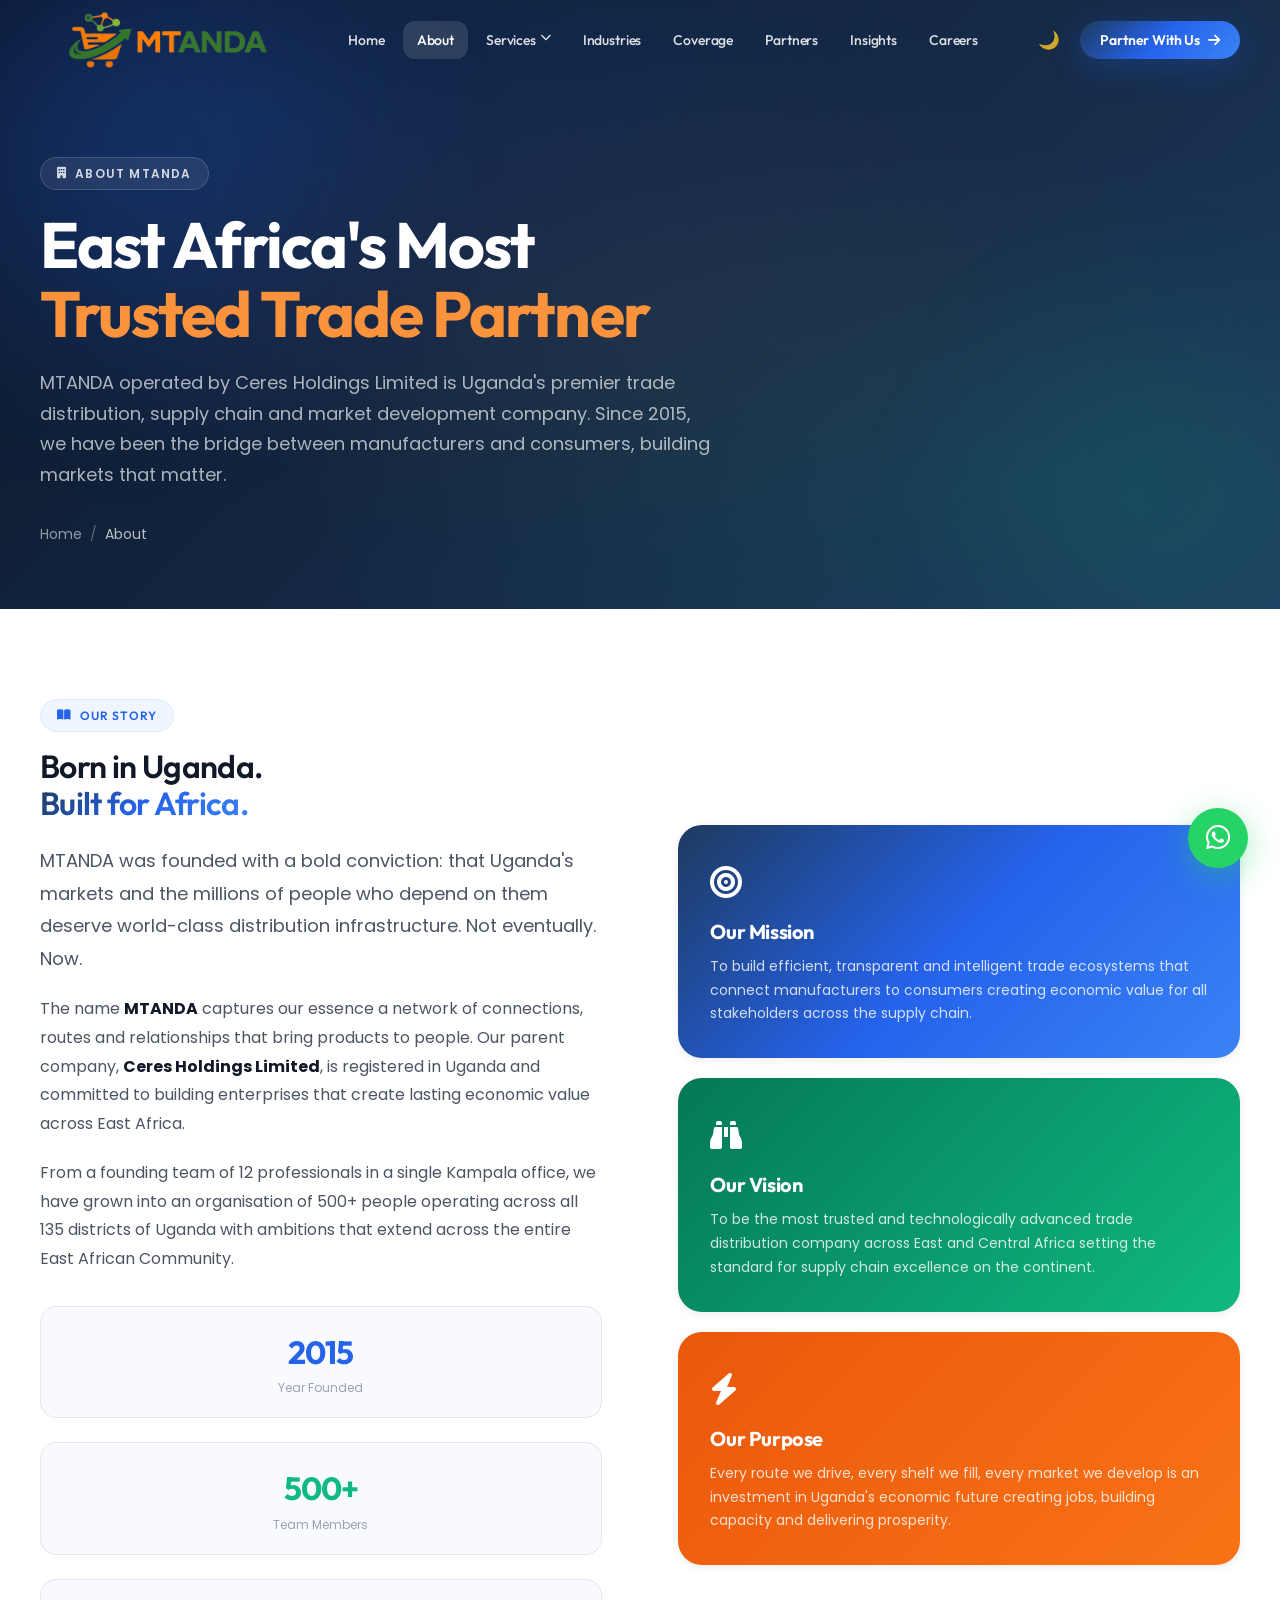
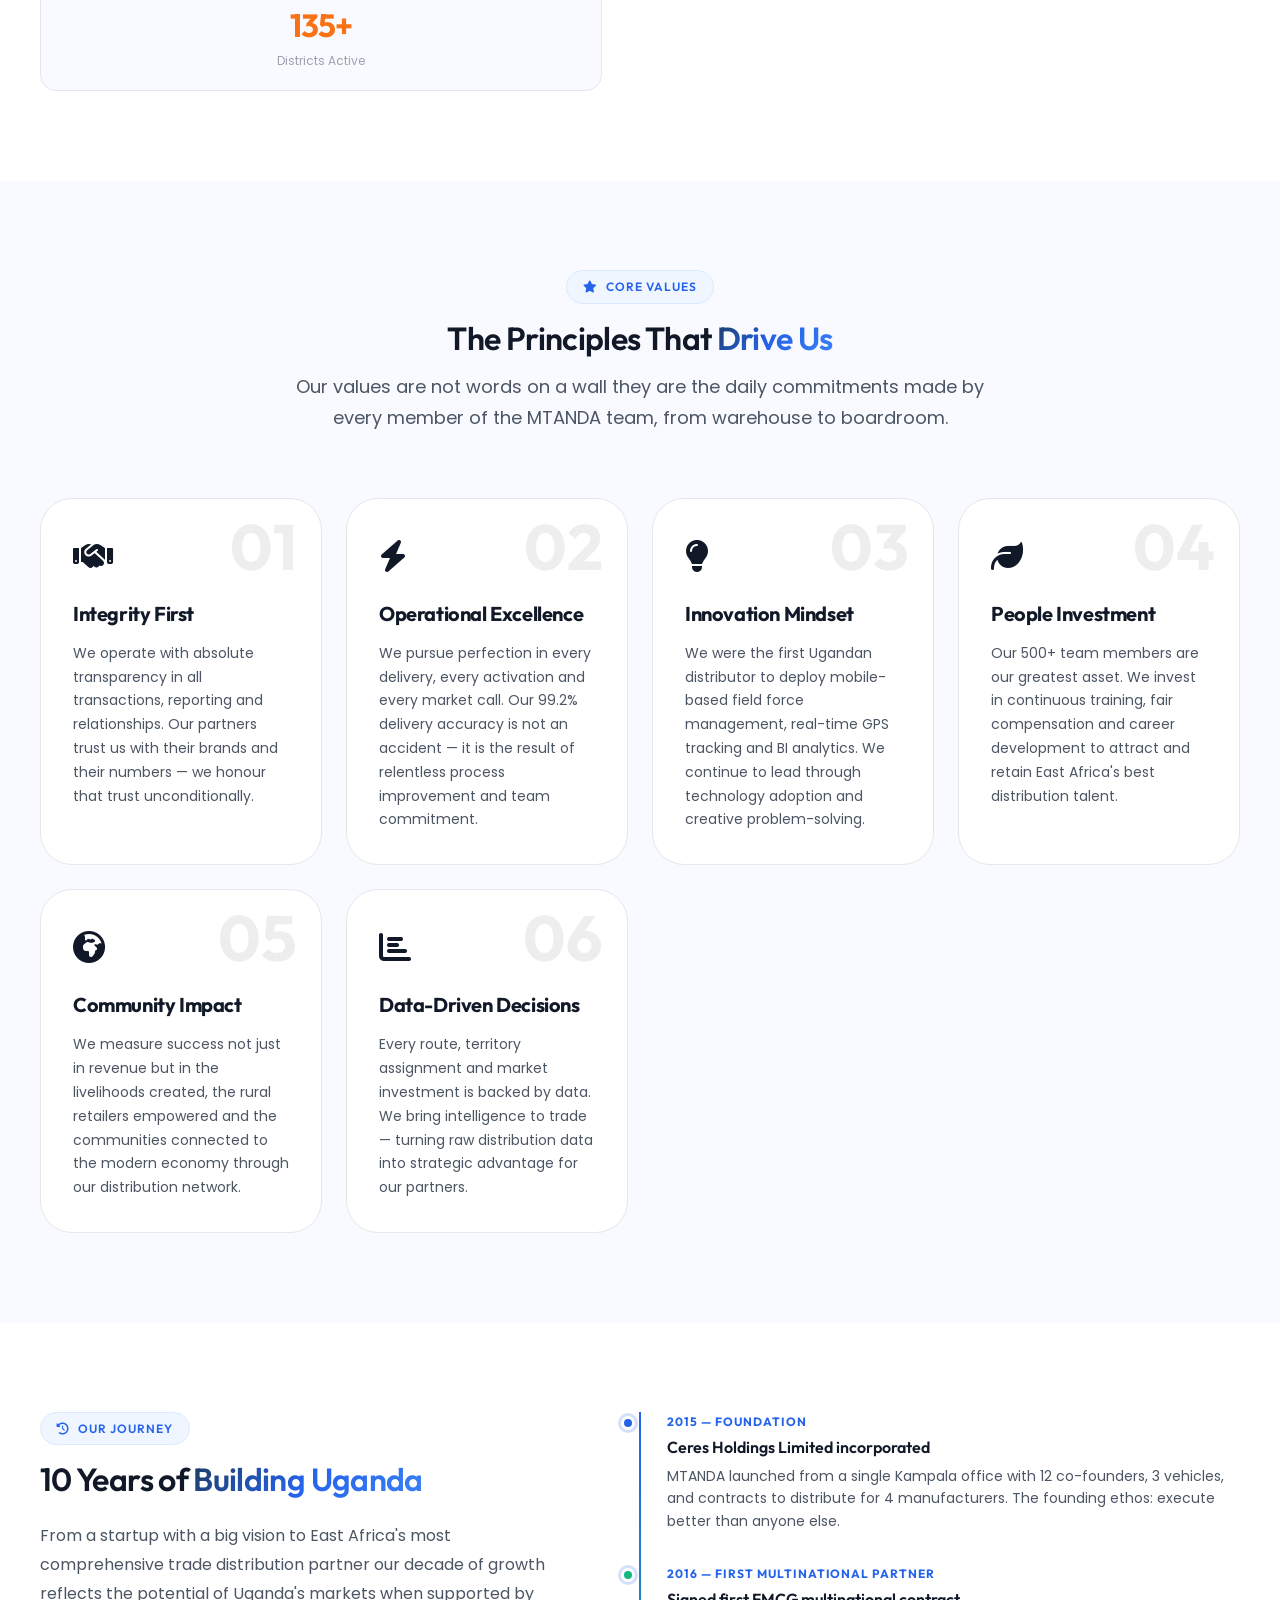
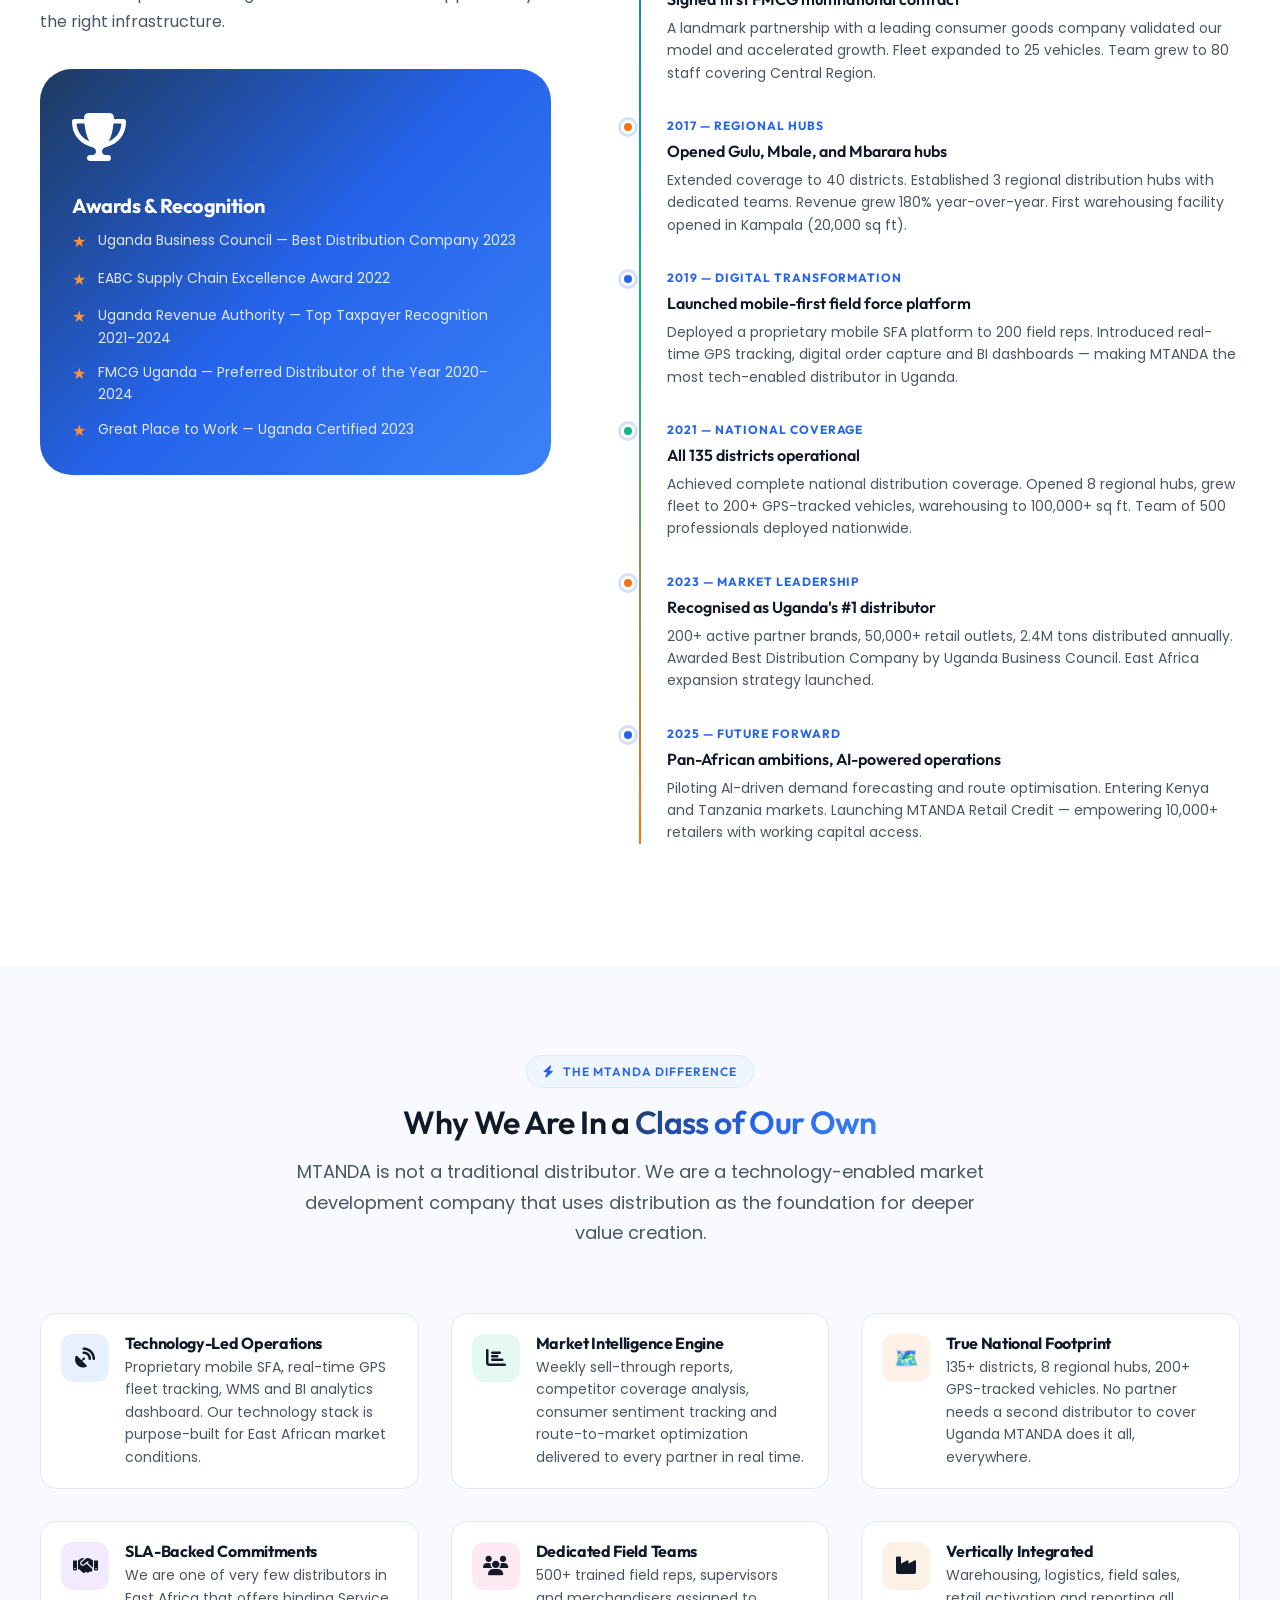
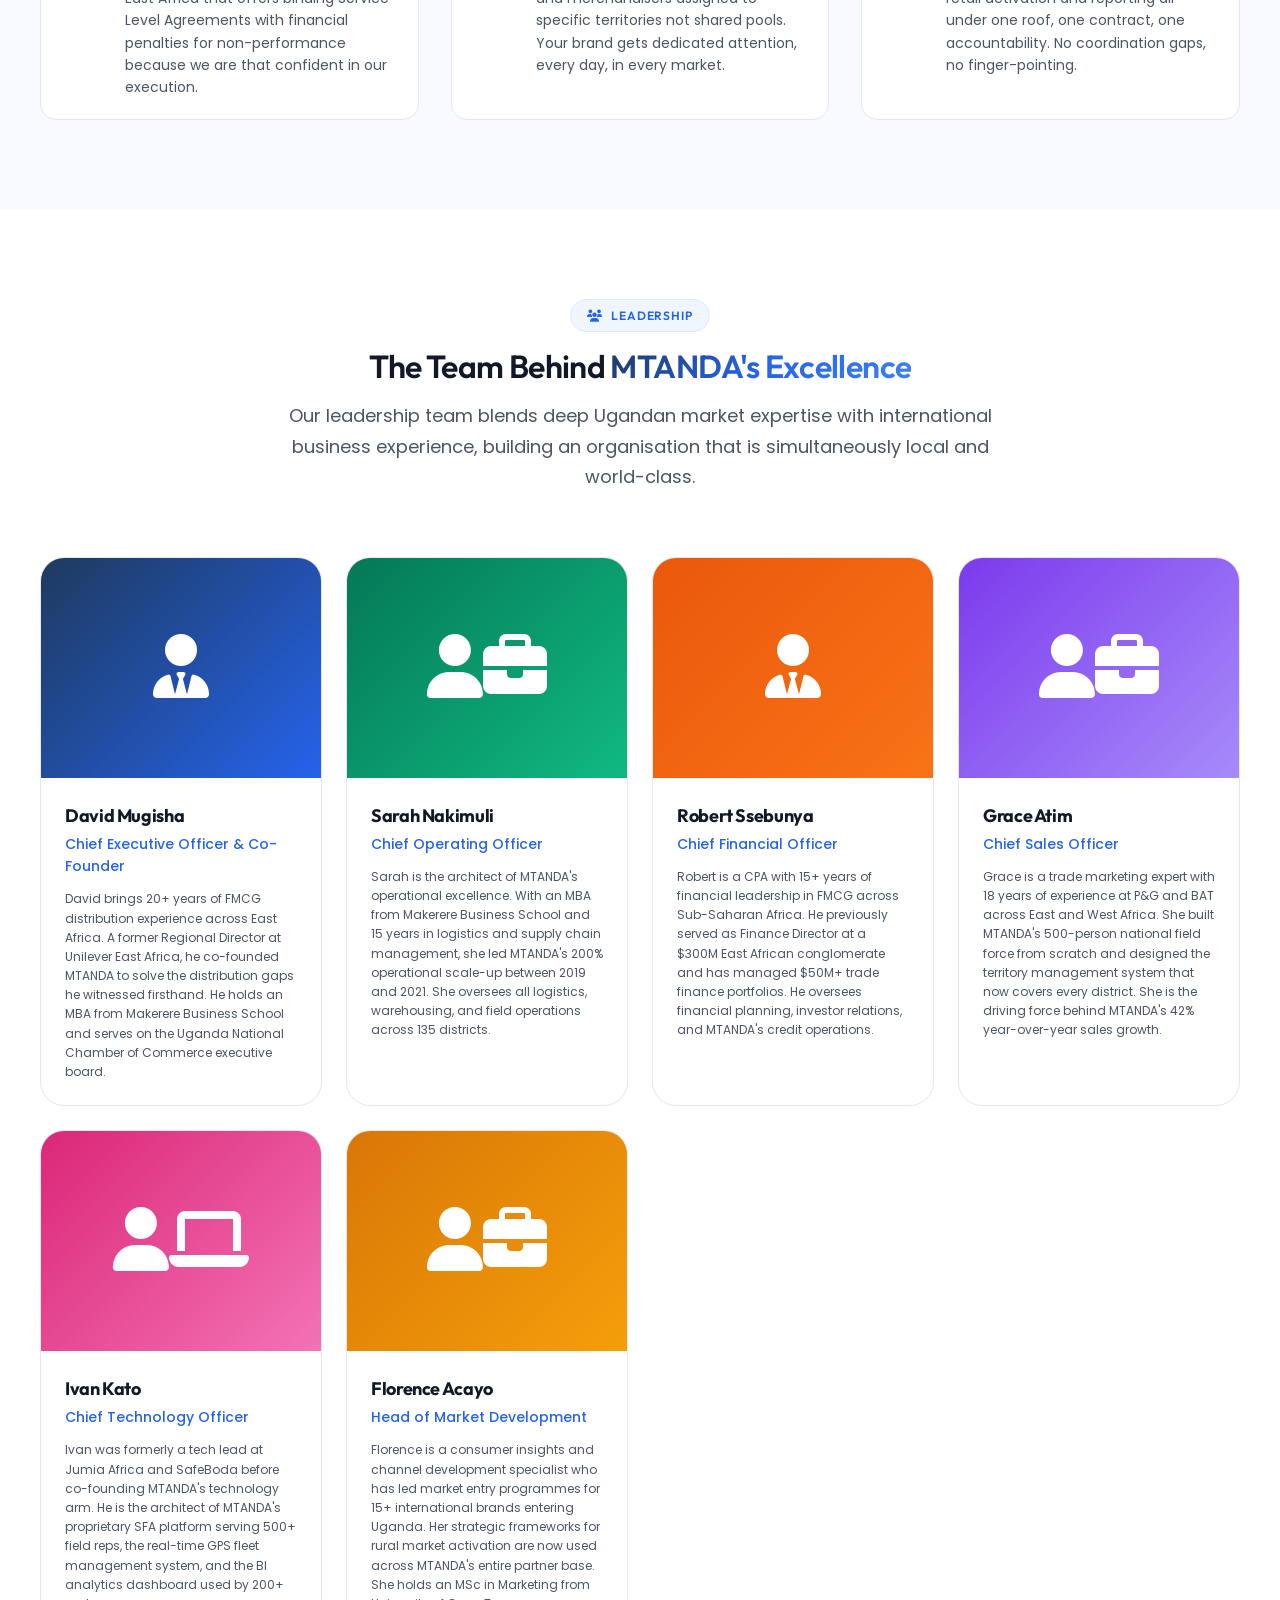
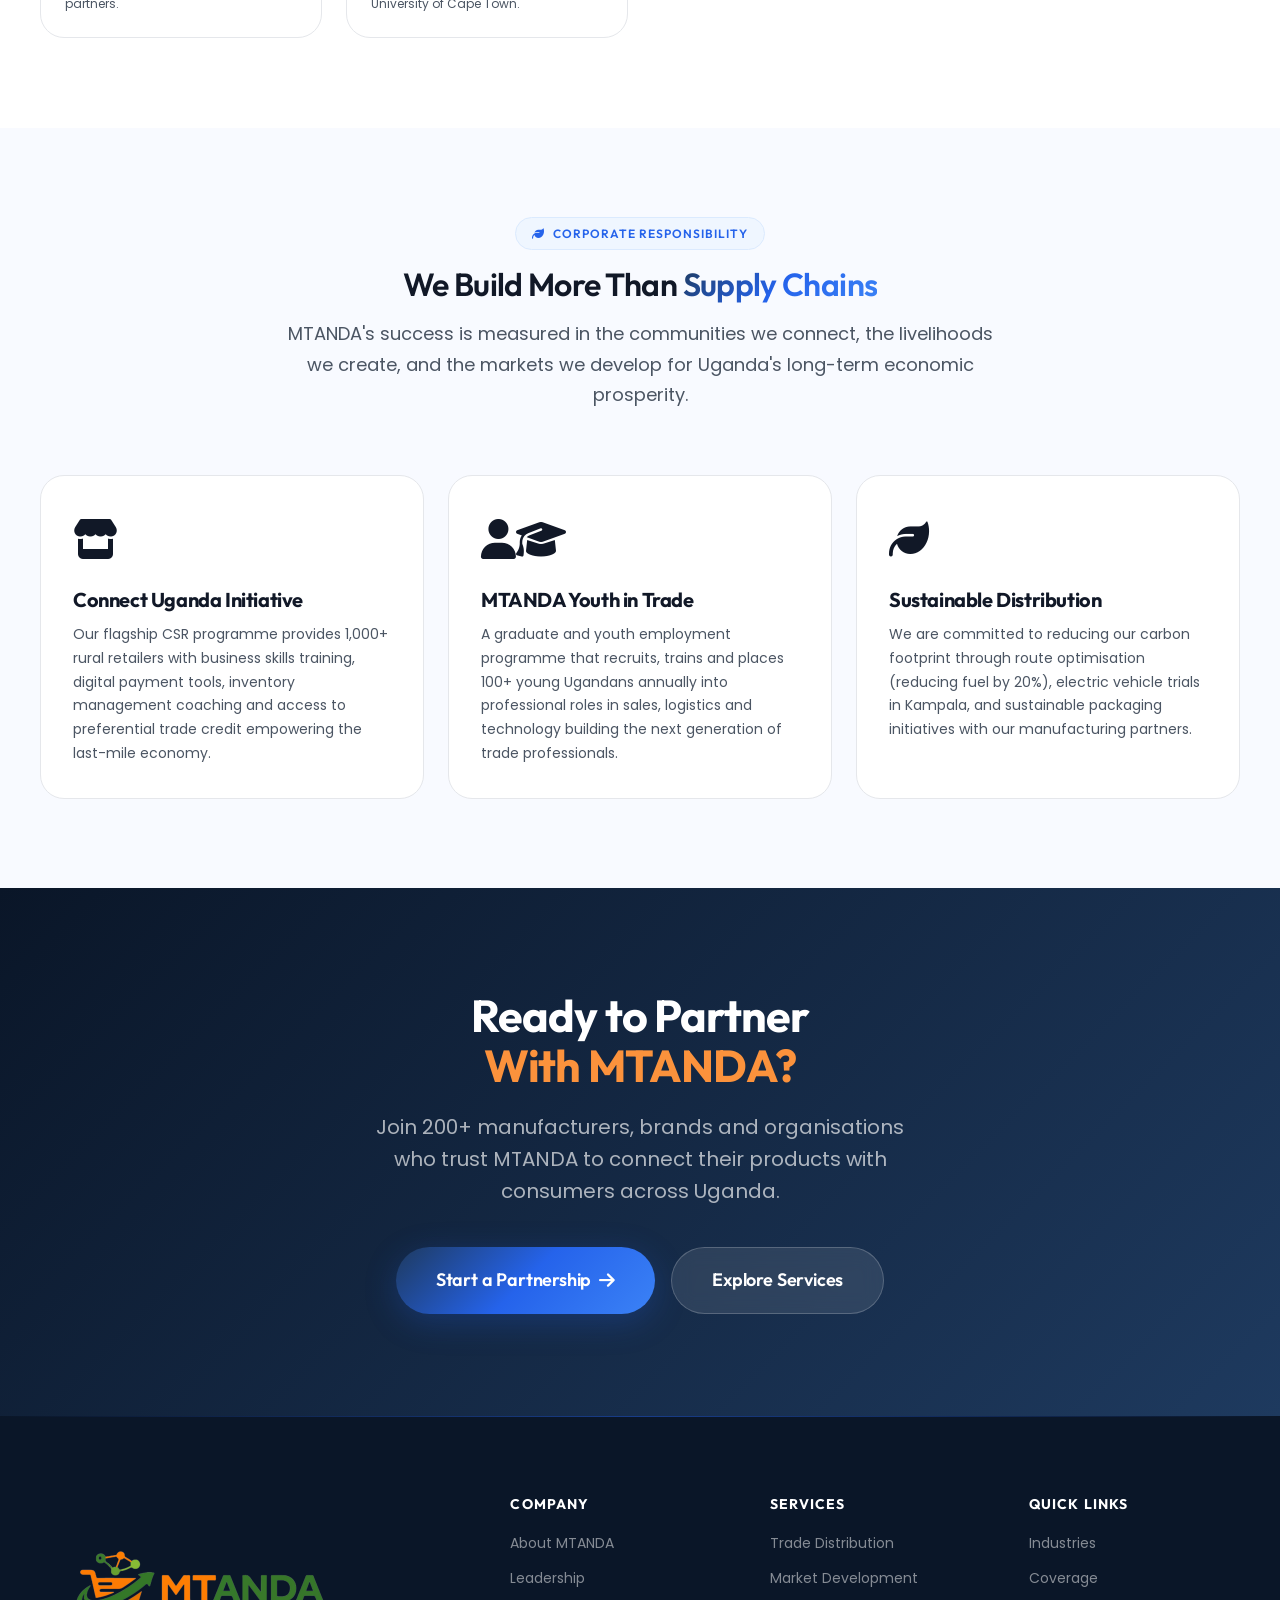
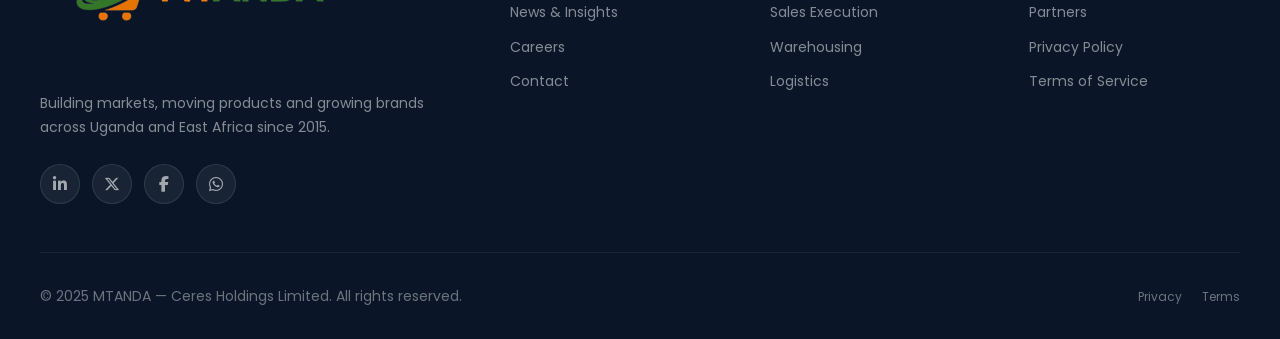
<file: about.html>
<!DOCTYPE html>
<html lang="en" data-theme="light">
<head>
  <meta charset="UTF-8"/>
  <meta name="viewport" content="width=device-width, initial-scale=1.0"/>
  <title>About MTANDA — Our Story, Mission & Leadership | Ceres Holdings Limited</title>
  <meta name="description" content="Learn about MTANDA (Ceres Holdings Limited) — Uganda's premier trade distribution company. Our story, mission, vision, values, leadership team and corporate journey since 2015."/>
  <meta name="keywords" content="About MTANDA, Ceres Holdings Limited Uganda, trade distribution company Uganda, MTANDA history, MTANDA leadership"/>
  <meta name="robots" content="index, follow"/>
  <link rel="canonical" href="https://mtanda.co.ug/about"/>
  <meta property="og:title" content="About MTANDA — Our Story, Mission & Leadership"/>
  <meta property="og:description" content="Uganda's premier trade distribution company. Discover our story, values and the team behind East Africa's most trusted supply chain partner."/>
  <meta property="og:type" content="website"/>
  <meta property="og:url" content="https://mtanda.co.ug/about"/>
  <link rel="preconnect" href="https://fonts.googleapis.com"/>
  <link rel="preconnect" href="https://fonts.gstatic.com" crossorigin/>
  <link href="https://fonts.googleapis.com/css2?family=Outfit:wght@300;400;500;600;700;800&family=Poppins:wght@300;400;500;600;700;800&display=swap" rel="stylesheet"/>
  <link rel="stylesheet" href="https://cdnjs.cloudflare.com/ajax/libs/font-awesome/6.5.1/css/all.min.css" crossorigin="anonymous" />
  <link rel="stylesheet" href="css/main.css"/>
  <link rel="stylesheet" href="css/pages.css"/>
</head>
<body>

<!-- ── NAVBAR ── -->
<header>
  <nav id="navbar" role="navigation" aria-label="Main navigation">
    <div class="nav-inner">
      <a href="index.html" class="nav-logo" aria-label="MTANDA Home">
        <img src="img/Mtanda.png" alt="MTANDA Logo" style="height: 144px; width: auto;" />
      </a>
      <ul class="nav-menu" role="list">
        <li><a href="index.html" class="nav-link" data-page="index.html">Home</a></li>
        <li><a href="about.html" class="nav-link page-active" data-page="about.html">About</a></li>
        <li class="nav-item">
          <a href="services.html" class="nav-link" data-page="services.html">Services <i class="fa-solid fa-chevron-down chevron"></i></a>
          <div class="mega-menu">
            <div class="mega-menu-grid">
              <a href="services.html#distribution" class="mega-link"><div class="mega-link-icon" style="background:#EFF6FF;"><i class="fa-solid fa-truck"></i></div><div class="mega-link-text"><strong>Trade Distribution</strong><span>Nationwide delivery network</span></div></a>
              <a href="services.html#market-dev" class="mega-link"><div class="mega-link-icon" style="background:#ECFDF5;"><i class="fa-solid fa-chart-line"></i></div><div class="mega-link-text"><strong>Market Development</strong><span>Strategic expansion</span></div></a>
              <a href="services.html#sales" class="mega-link"><div class="mega-link-icon" style="background:#FFEDD5;"><i class="fa-solid fa-bullseye"></i></div><div class="mega-link-text"><strong>Sales Execution</strong><span>Field team excellence</span></div></a>
              <a href="services.html#logistics" class="mega-link"><div class="mega-link-icon" style="background:#EFF6FF;"><i class="fa-solid fa-bolt"></i></div><div class="mega-link-text"><strong>Logistics</strong><span>End-to-end fulfillment</span></div></a>
              <a href="services.html#warehousing" class="mega-link"><div class="mega-link-icon" style="background:#ECFDF5;"><i class="fa-solid fa-industry"></i></div><div class="mega-link-text"><strong>Warehousing</strong><span>Storage & WMS</span></div></a>
              <a href="services.html#supply-chain" class="mega-link"><div class="mega-link-icon" style="background:#FFEDD5;"><i class="fa-solid fa-link"></i></div><div class="mega-link-text"><strong>Supply Chain</strong><span>End-to-end visibility</span></div></a>
            </div>
          </div>
        </li>
        <li><a href="industries.html" class="nav-link" data-page="industries.html">Industries</a></li>
        <li><a href="coverage.html" class="nav-link" data-page="coverage.html">Coverage</a></li>
        <li><a href="partners.html" class="nav-link" data-page="partners.html">Partners</a></li>
        <li><a href="blog.html" class="nav-link" data-page="blog.html">Insights</a></li>
        <li><a href="careers.html" class="nav-link" data-page="careers.html">Careers</a></li>
      </ul>
      <div class="nav-actions">
        <button class="theme-toggle" data-theme-toggle aria-label="Toggle dark mode"><span data-theme-icon><i class="fa-solid fa-moon"></i></span></button>
        <a href="contact.html" class="btn btn-primary btn-sm">Partner With Us <i class="fa-solid fa-arrow-right"></i></a>
        <button class="mobile-menu-btn" id="mobile-menu-btn" aria-label="Open menu" aria-expanded="false">
          <span class="hamburger-line"></span><span class="hamburger-line"></span><span class="hamburger-line"></span>
        </button>
      </div>
    </div>
  </nav>
</header>

<div id="mobile-menu">
  <a href="index.html" class="mobile-nav-link">Home</a>
  <a href="about.html" class="mobile-nav-link">About MTANDA</a>
  <a href="services.html" class="mobile-nav-link">Our Services</a>
  <a href="industries.html" class="mobile-nav-link">Industries</a>
  <a href="coverage.html" class="mobile-nav-link">Coverage</a>
  <a href="partners.html" class="mobile-nav-link">Partners</a>
  <a href="blog.html" class="mobile-nav-link">Insights</a>
  <a href="careers.html" class="mobile-nav-link">Careers</a>
  <a href="contact.html" class="mobile-nav-link">Contact</a>
  <div style="margin-top:2rem;"><a href="contact.html" class="btn btn-primary w-full" style="justify-content:center;">Partner With Us</a></div>
</div>

<div id="scroll-progress" aria-hidden="true"></div>

<main>
<!-- ── PAGE HERO ── -->
<section class="page-hero">
  <div class="page-hero-blob" style="width:500px;height:500px;background:radial-gradient(circle,rgba(37,99,235,0.25) 0%,transparent 70%);top:-100px;left:-100px;"></div>
  <div class="page-hero-blob" style="width:400px;height:400px;background:radial-gradient(circle,rgba(16,185,129,0.15) 0%,transparent 70%);bottom:-80px;right:-80px;"></div>
  <div class="container page-hero-inner">
    <div class="page-hero-tag" data-aos="fade-up"><i class="fa-solid fa-building"></i> About MTANDA</div>
    <h1 class="display-lg" data-aos="fade-up" data-aos-delay="80">East Africa's Most<br><span style="color:var(--orange-400);">Trusted Trade Partner</span></h1>
    <p data-aos="fade-up" data-aos-delay="160">MTANDA operated by Ceres Holdings Limited is Uganda's premier trade distribution, supply chain and market development company. Since 2015, we have been the bridge between manufacturers and consumers, building markets that matter.</p>
    <div class="page-hero-breadcrumb" data-aos="fade-up" data-aos-delay="220">
      <a href="index.html">Home</a><span>/</span><span style="color:rgba(255,255,255,0.7);">About</span>
    </div>
  </div>
</section>

<!-- ── COMPANY STORY ── -->
<section class="content-section">
  <div class="container">
    <div style="display:grid;grid-template-columns:1fr 1fr;gap:clamp(3rem,6vw,6rem);align-items:center;" class="grid-2-responsive">
      <div data-aos="fade-right">
        <div class="section-tag"><i class="fa-solid fa-book-open"></i> Our Story</div>
        <h2 class="display-sm" style="margin-bottom:var(--space-6);">Born in Uganda.<br><span class="text-gradient">Built for Africa.</span></h2>
        <p style="font-size:var(--text-lg);color:var(--text-secondary);line-height:1.8;margin-bottom:var(--space-5);">MTANDA was founded with a bold conviction: that Uganda's markets and the millions of people who depend on them deserve world-class distribution infrastructure. Not eventually. Now.</p>
        <p style="color:var(--text-secondary);line-height:1.8;margin-bottom:var(--space-5);">The name <strong style="color:var(--text-primary);">MTANDA</strong> captures our essence a network of connections, routes and relationships that bring products to people. Our parent company, <strong style="color:var(--text-primary);">Ceres Holdings Limited</strong>, is registered in Uganda and committed to building enterprises that create lasting economic value across East Africa.</p>
        <p style="color:var(--text-secondary);line-height:1.8;margin-bottom:var(--space-8);">From a founding team of 12 professionals in a single Kampala office, we have grown into an organisation of 500+ people operating across all 135 districts of Uganda with ambitions that extend across the entire East African Community.</p>
        <div class="grid-3">
          <div style="text-align:center;padding:var(--space-5);background:var(--bg-secondary);border-radius:var(--radius-lg);border:1px solid var(--border-color);">
            <div style="font-family:var(--font-display);font-size:2rem;font-weight:700;color:var(--primary);letter-spacing:-0.03em;">2015</div>
            <div style="font-size:var(--text-xs);color:var(--text-muted);">Year Founded</div>
          </div>
          <div style="text-align:center;padding:var(--space-5);background:var(--bg-secondary);border-radius:var(--radius-lg);border:1px solid var(--border-color);">
            <div style="font-family:var(--font-display);font-size:2rem;font-weight:700;color:var(--secondary);letter-spacing:-0.03em;">500+</div>
            <div style="font-size:var(--text-xs);color:var(--text-muted);">Team Members</div>
          </div>
          <div style="text-align:center;padding:var(--space-5);background:var(--bg-secondary);border-radius:var(--radius-lg);border:1px solid var(--border-color);">
            <div style="font-family:var(--font-display);font-size:2rem;font-weight:700;color:var(--accent);letter-spacing:-0.03em;">135+</div>
            <div style="font-size:var(--text-xs);color:var(--text-muted);">Districts Active</div>
          </div>
        </div>
      </div>
      <div data-aos="fade-left" data-aos-delay="100">
        <!-- Visual cards -->
        <div style="display:grid;gap:var(--space-5);">
          <div class="card" style="background:var(--gradient-primary);border:none;color:white;" data-aos="fade-left" data-aos-delay="120">
            <div style="font-size:2rem;margin-bottom:var(--space-3);"><i class="fa-solid fa-bullseye"></i></div>
            <h3 style="font-family:var(--font-display);font-size:var(--text-xl);font-weight:700;color:white;margin-bottom:var(--space-3);">Our Mission</h3>
            <p style="font-size:var(--text-sm);color:rgba(255,255,255,0.8);line-height:1.7;">To build efficient, transparent and intelligent trade ecosystems that connect manufacturers to consumers creating economic value for all stakeholders across the supply chain.</p>
          </div>
          <div class="card" style="background:var(--gradient-emerald);border:none;color:white;" data-aos="fade-left" data-aos-delay="170">
            <div style="font-size:2rem;margin-bottom:var(--space-3);"><i class="fa-solid fa-binoculars"></i></div>
            <h3 style="font-family:var(--font-display);font-size:var(--text-xl);font-weight:700;color:white;margin-bottom:var(--space-3);">Our Vision</h3>
            <p style="font-size:var(--text-sm);color:rgba(255,255,255,0.8);line-height:1.7;">To be the most trusted and technologically advanced trade distribution company across East and Central Africa setting the standard for supply chain excellence on the continent.</p>
          </div>
          <div class="card" style="background:var(--gradient-orange);border:none;color:white;" data-aos="fade-left" data-aos-delay="220">
            <div style="font-size:2rem;margin-bottom:var(--space-3);"><i class="fa-solid fa-bolt"></i></div>
            <h3 style="font-family:var(--font-display);font-size:var(--text-xl);font-weight:700;color:white;margin-bottom:var(--space-3);">Our Purpose</h3>
            <p style="font-size:var(--text-sm);color:rgba(255,255,255,0.8);line-height:1.7;">Every route we drive, every shelf we fill, every market we develop is an investment in Uganda's economic future creating jobs, building capacity and delivering prosperity.</p>
          </div>
        </div>
      </div>
    </div>
  </div>
</section>

<!-- ── CORE VALUES ── -->
<section class="content-section content-section-alt">
  <div class="container">
    <div class="section-header" data-aos="fade-up">
      <div class="section-tag"><i class="fa-solid fa-star"></i> Core Values</div>
      <h2 class="display-sm">The Principles That <span class="text-gradient">Drive Us</span></h2>
      <p>Our values are not words on a wall they are the daily commitments made by every member of the MTANDA team, from warehouse to boardroom.</p>
    </div>
    <div class="grid-3" data-aos="fade-up" data-aos-delay="100">
      <div class="pillar-card">
        <div class="pillar-number">01</div>
        <div class="pillar-card::before" style="background:var(--gradient-primary);"></div>
        <div class="pillar-icon"><i class="fa-solid fa-handshake"></i></div>
        <div class="pillar-title">Integrity First</div>
        <div class="pillar-desc">We operate with absolute transparency in all transactions, reporting and relationships. Our partners trust us with their brands and their numbers — we honour that trust unconditionally.</div>
      </div>
      <div class="pillar-card" data-aos-delay="80">
        <div class="pillar-number">02</div>
        <div class="pillar-icon"><i class="fa-solid fa-bolt"></i></div>
        <div class="pillar-title">Operational Excellence</div>
        <div class="pillar-desc">We pursue perfection in every delivery, every activation and every market call. Our 99.2% delivery accuracy is not an accident — it is the result of relentless process improvement and team commitment.</div>
      </div>
      <div class="pillar-card" data-aos-delay="160">
        <div class="pillar-number">03</div>
        <div class="pillar-icon"><i class="fa-solid fa-lightbulb"></i></div>
        <div class="pillar-title">Innovation Mindset</div>
        <div class="pillar-desc">We were the first Ugandan distributor to deploy mobile-based field force management, real-time GPS tracking and BI analytics. We continue to lead through technology adoption and creative problem-solving.</div>
      </div>
      <div class="pillar-card">
        <div class="pillar-number">04</div>
        <div class="pillar-icon"><i class="fa-solid fa-leaf"></i></div>
        <div class="pillar-title">People Investment</div>
        <div class="pillar-desc">Our 500+ team members are our greatest asset. We invest in continuous training, fair compensation and career development to attract and retain East Africa's best distribution talent.</div>
      </div>
      <div class="pillar-card">
        <div class="pillar-number">05</div>
        <div class="pillar-icon"><i class="fa-solid fa-earth-africa"></i></div>
        <div class="pillar-title">Community Impact</div>
        <div class="pillar-desc">We measure success not just in revenue but in the livelihoods created, the rural retailers empowered and the communities connected to the modern economy through our distribution network.</div>
      </div>
      <div class="pillar-card">
        <div class="pillar-number">06</div>
        <div class="pillar-icon"><i class="fa-solid fa-chart-bar"></i></div>
        <div class="pillar-title">Data-Driven Decisions</div>
        <div class="pillar-desc">Every route, territory assignment and market investment is backed by data. We bring intelligence to trade — turning raw distribution data into strategic advantage for our partners.</div>
      </div>
    </div>
  </div>
</section>

<!-- ── CORPORATE TIMELINE ── -->
<section class="content-section">
  <div class="container">
    <div style="display:grid;grid-template-columns:1fr 1.2fr;gap:clamp(3rem,6vw,6rem);">
      <div data-aos="fade-right">
        <div class="section-tag"><i class="fa-solid fa-clock-rotate-left"></i> Our Journey</div>
        <h2 class="display-sm" style="margin-bottom:var(--space-6);">10 Years of <span class="text-gradient">Building Uganda</span></h2>
        <p style="color:var(--text-secondary);line-height:1.8;margin-bottom:var(--space-8);">From a startup with a big vision to East Africa's most comprehensive trade distribution partner our decade of growth reflects the potential of Uganda's markets when supported by the right infrastructure.</p>
        <div style="background:var(--gradient-primary);border-radius:var(--radius-2xl);padding:var(--space-8);color:white;">
          <div style="font-size:3rem;margin-bottom:var(--space-4);"><i class="fa-solid fa-trophy"></i></div>
          <h3 style="font-family:var(--font-display);font-weight:700;font-size:var(--text-xl);margin-bottom:var(--space-3);color:white;">Awards & Recognition</h3>
          <ul style="display:flex;flex-direction:column;gap:var(--space-3);">
            <li style="display:flex;gap:var(--space-3);align-items:flex-start;font-size:var(--text-sm);color:rgba(255,255,255,0.85);">
              <span style="color:var(--orange-400);flex-shrink:0;font-size:1rem;">★</span> Uganda Business Council — Best Distribution Company 2023
            </li>
            <li style="display:flex;gap:var(--space-3);align-items:flex-start;font-size:var(--text-sm);color:rgba(255,255,255,0.85);">
              <span style="color:var(--orange-400);flex-shrink:0;font-size:1rem;">★</span> EABC Supply Chain Excellence Award 2022
            </li>
            <li style="display:flex;gap:var(--space-3);align-items:flex-start;font-size:var(--text-sm);color:rgba(255,255,255,0.85);">
              <span style="color:var(--orange-400);flex-shrink:0;font-size:1rem;">★</span> Uganda Revenue Authority — Top Taxpayer Recognition 2021–2024
            </li>
            <li style="display:flex;gap:var(--space-3);align-items:flex-start;font-size:var(--text-sm);color:rgba(255,255,255,0.85);">
              <span style="color:var(--orange-400);flex-shrink:0;font-size:1rem;">★</span> FMCG Uganda — Preferred Distributor of the Year 2020–2024
            </li>
            <li style="display:flex;gap:var(--space-3);align-items:flex-start;font-size:var(--text-sm);color:rgba(255,255,255,0.85);">
              <span style="color:var(--orange-400);flex-shrink:0;font-size:1rem;">★</span> Great Place to Work — Uganda Certified 2023
            </li>
          </ul>
        </div>
      </div>
      <div data-aos="fade-left" data-aos-delay="100">
        <div class="timeline">
          <div class="timeline-item">
            <div class="timeline-dot"></div>
            <div class="timeline-year">2015 — Foundation</div>
            <div class="timeline-title">Ceres Holdings Limited incorporated</div>
            <div class="timeline-desc">MTANDA launched from a single Kampala office with 12 co-founders, 3 vehicles, and contracts to distribute for 4 manufacturers. The founding ethos: execute better than anyone else.</div>
          </div>
          <div class="timeline-item">
            <div class="timeline-dot" style="background:var(--secondary);"></div>
            <div class="timeline-year">2016 — First Multinational Partner</div>
            <div class="timeline-title">Signed first FMCG multinational contract</div>
            <div class="timeline-desc">A landmark partnership with a leading consumer goods company validated our model and accelerated growth. Fleet expanded to 25 vehicles. Team grew to 80 staff covering Central Region.</div>
          </div>
          <div class="timeline-item">
            <div class="timeline-dot" style="background:var(--accent);"></div>
            <div class="timeline-year">2017 — Regional Hubs</div>
            <div class="timeline-title">Opened Gulu, Mbale, and Mbarara hubs</div>
            <div class="timeline-desc">Extended coverage to 40 districts. Established 3 regional distribution hubs with dedicated teams. Revenue grew 180% year-over-year. First warehousing facility opened in Kampala (20,000 sq ft).</div>
          </div>
          <div class="timeline-item">
            <div class="timeline-dot" style="background:var(--primary);"></div>
            <div class="timeline-year">2019 — Digital Transformation</div>
            <div class="timeline-title">Launched mobile-first field force platform</div>
            <div class="timeline-desc">Deployed a proprietary mobile SFA platform to 200 field reps. Introduced real-time GPS tracking, digital order capture and BI dashboards — making MTANDA the most tech-enabled distributor in Uganda.</div>
          </div>
          <div class="timeline-item">
            <div class="timeline-dot" style="background:var(--secondary);"></div>
            <div class="timeline-year">2021 — National Coverage</div>
            <div class="timeline-title">All 135 districts operational</div>
            <div class="timeline-desc">Achieved complete national distribution coverage. Opened 8 regional hubs, grew fleet to 200+ GPS-tracked vehicles, warehousing to 100,000+ sq ft. Team of 500 professionals deployed nationwide.</div>
          </div>
          <div class="timeline-item">
            <div class="timeline-dot" style="background:var(--accent);"></div>
            <div class="timeline-year">2023 — Market Leadership</div>
            <div class="timeline-title">Recognised as Uganda's #1 distributor</div>
            <div class="timeline-desc">200+ active partner brands, 50,000+ retail outlets, 2.4M tons distributed annually. Awarded Best Distribution Company by Uganda Business Council. East Africa expansion strategy launched.</div>
          </div>
          <div class="timeline-item">
            <div class="timeline-dot" style="background:var(--primary);"></div>
            <div class="timeline-year">2025 — Future Forward</div>
            <div class="timeline-title">Pan-African ambitions, AI-powered operations</div>
            <div class="timeline-desc">Piloting AI-driven demand forecasting and route optimisation. Entering Kenya and Tanzania markets. Launching MTANDA Retail Credit — empowering 10,000+ retailers with working capital access.</div>
          </div>
        </div>
      </div>
    </div>
  </div>
</section>

<!-- ── WHAT MAKES MTANDA DIFFERENT ── -->
<section class="content-section content-section-alt">
  <div class="container">
    <div class="section-header" data-aos="fade-up">
      <div class="section-tag"><i class="fa-solid fa-bolt"></i> The MTANDA Difference</div>
      <h2 class="display-sm">Why We Are In a <span class="text-gradient">Class of Our Own</span></h2>
      <p>MTANDA is not a traditional distributor. We are a technology-enabled market development company that uses distribution as the foundation for deeper value creation.</p>
    </div>
    <div class="grid-2" data-aos="fade-up" data-aos-delay="80">
      <div class="feature-item">
        <div class="feature-icon-box" style="background:rgba(37,99,235,0.1);"><i class="fa-solid fa-satellite-dish"></i></div>
        <div><h4>Technology-Led Operations</h4><p>Proprietary mobile SFA, real-time GPS fleet tracking, WMS and BI analytics dashboard. Our technology stack is purpose-built for East African market conditions.</p></div>
      </div>
      <div class="feature-item">
        <div class="feature-icon-box" style="background:rgba(16,185,129,0.1);"><i class="fa-solid fa-chart-bar"></i></div>
        <div><h4>Market Intelligence Engine</h4><p>Weekly sell-through reports, competitor coverage analysis, consumer sentiment tracking and route-to-market optimization delivered to every partner in real time.</p></div>
      </div>
      <div class="feature-item">
        <div class="feature-icon-box" style="background:rgba(249,115,22,0.1);">🗺️</div>
        <div><h4>True National Footprint</h4><p>135+ districts, 8 regional hubs, 200+ GPS-tracked vehicles. No partner needs a second distributor to cover Uganda MTANDA does it all, everywhere.</p></div>
      </div>
      <div class="feature-item">
        <div class="feature-icon-box" style="background:rgba(124,58,237,0.1);"><i class="fa-solid fa-handshake"></i></div>
        <div><h4>SLA-Backed Commitments</h4><p>We are one of very few distributors in East Africa that offers binding Service Level Agreements with financial penalties for non-performance because we are that confident in our execution.</p></div>
      </div>
      <div class="feature-item">
        <div class="feature-icon-box" style="background:rgba(219,39,119,0.1);"><i class="fa-solid fa-users"></i></div>
        <div><h4>Dedicated Field Teams</h4><p>500+ trained field reps, supervisors and merchandisers assigned to specific territories not shared pools. Your brand gets dedicated attention, every day, in every market.</p></div>
      </div>
      <div class="feature-item">
        <div class="feature-icon-box" style="background:rgba(217,119,6,0.1);"><i class="fa-solid fa-industry"></i></div>
        <div><h4>Vertically Integrated</h4><p>Warehousing, logistics, field sales, retail activation and reporting all under one roof, one contract, one accountability. No coordination gaps, no finger-pointing.</p></div>
      </div>
    </div>
  </div>
</section>

<!-- ── LEADERSHIP TEAM (Full) ── -->
<section class="content-section">
  <div class="container">
    <div class="section-header" data-aos="fade-up">
      <div class="section-tag"><i class="fa-solid fa-users"></i> Leadership</div>
      <h2 class="display-sm">The Team Behind <span class="text-gradient">MTANDA's Excellence</span></h2>
      <p>Our leadership team blends deep Ugandan market expertise with international business experience, building an organisation that is simultaneously local and world-class.</p>
    </div>
    <div class="grid-3">
      <div class="team-card" data-aos="fade-up">
        <div class="team-photo" style="background:linear-gradient(135deg,#1E3A5F,#2563EB);height:220px;"><span style="font-size:4rem;"><i class="fa-solid fa-user-tie"></i></span>
          <div class="team-photo-overlay">
            <a href="contact.html" class="team-social-btn" aria-label="Email"><i class="fa-solid fa-envelope"></i></a>
            <a href="#" class="team-social-btn" aria-label="LinkedIn"><i class="fa-brands fa-linkedin-in"></i></a>
          </div>
        </div>
        <div class="team-info">
          <div class="team-name">David Mugisha</div>
          <div class="team-role">Chief Executive Officer & Co-Founder</div>
          <div class="team-bio" style="margin-top:var(--space-3);">David brings 20+ years of FMCG distribution experience across East Africa. A former Regional Director at Unilever East Africa, he co-founded MTANDA to solve the distribution gaps he witnessed firsthand. He holds an MBA from Makerere Business School and serves on the Uganda National Chamber of Commerce executive board.</div>
        </div>
      </div>
      <div class="team-card" data-aos="fade-up" data-aos-delay="80">
        <div class="team-photo" style="background:linear-gradient(135deg,#047857,#10B981);height:220px;"><span style="font-size:4rem;"><i class="fa-solid fa-user"></i>‍<i class="fa-solid fa-briefcase"></i></span>
          <div class="team-photo-overlay">
            <a href="contact.html" class="team-social-btn" aria-label="Email"><i class="fa-solid fa-envelope"></i></a>
            <a href="#" class="team-social-btn" aria-label="LinkedIn"><i class="fa-brands fa-linkedin-in"></i></a>
          </div>
        </div>
        <div class="team-info">
          <div class="team-name">Sarah Nakimuli</div>
          <div class="team-role">Chief Operating Officer</div>
          <div class="team-bio" style="margin-top:var(--space-3);">Sarah is the architect of MTANDA's operational excellence. With an MBA from Makerere Business School and 15 years in logistics and supply chain management, she led MTANDA's 200% operational scale-up between 2019 and 2021. She oversees all logistics, warehousing, and field operations across 135 districts.</div>
        </div>
      </div>
      <div class="team-card" data-aos="fade-up" data-aos-delay="160">
        <div class="team-photo" style="background:linear-gradient(135deg,#EA580C,#F97316);height:220px;"><span style="font-size:4rem;"><i class="fa-solid fa-user-tie"></i></span>
          <div class="team-photo-overlay">
            <a href="contact.html" class="team-social-btn" aria-label="Email"><i class="fa-solid fa-envelope"></i></a>
            <a href="#" class="team-social-btn" aria-label="LinkedIn"><i class="fa-brands fa-linkedin-in"></i></a>
          </div>
        </div>
        <div class="team-info">
          <div class="team-name">Robert Ssebunya</div>
          <div class="team-role">Chief Financial Officer</div>
          <div class="team-bio" style="margin-top:var(--space-3);">Robert is a CPA with 15+ years of financial leadership in FMCG across Sub-Saharan Africa. He previously served as Finance Director at a $300M East African conglomerate and has managed $50M+ trade finance portfolios. He oversees financial planning, investor relations, and MTANDA's credit operations.</div>
        </div>
      </div>
      <div class="team-card" data-aos="fade-up">
        <div class="team-photo" style="background:linear-gradient(135deg,#7C3AED,#A78BFA);height:220px;"><span style="font-size:4rem;"><i class="fa-solid fa-user"></i>‍<i class="fa-solid fa-briefcase"></i></span>
          <div class="team-photo-overlay">
            <a href="contact.html" class="team-social-btn" aria-label="Email"><i class="fa-solid fa-envelope"></i></a>
            <a href="#" class="team-social-btn" aria-label="LinkedIn"><i class="fa-brands fa-linkedin-in"></i></a>
          </div>
        </div>
        <div class="team-info">
          <div class="team-name">Grace Atim</div>
          <div class="team-role">Chief Sales Officer</div>
          <div class="team-bio" style="margin-top:var(--space-3);">Grace is a trade marketing expert with 18 years of experience at P&G and BAT across East and West Africa. She built MTANDA's 500-person national field force from scratch and designed the territory management system that now covers every district. She is the driving force behind MTANDA's 42% year-over-year sales growth.</div>
        </div>
      </div>
      <div class="team-card" data-aos="fade-up" data-aos-delay="80">
        <div class="team-photo" style="background:linear-gradient(135deg,#DB2777,#F472B6);height:220px;"><span style="font-size:4rem;"><i class="fa-solid fa-user"></i>‍<i class="fa-solid fa-laptop"></i></span>
          <div class="team-photo-overlay">
            <a href="contact.html" class="team-social-btn" aria-label="Email"><i class="fa-solid fa-envelope"></i></a>
            <a href="#" class="team-social-btn" aria-label="LinkedIn"><i class="fa-brands fa-linkedin-in"></i></a>
          </div>
        </div>
        <div class="team-info">
          <div class="team-name">Ivan Kato</div>
          <div class="team-role">Chief Technology Officer</div>
          <div class="team-bio" style="margin-top:var(--space-3);">Ivan was formerly a tech lead at Jumia Africa and SafeBoda before co-founding MTANDA's technology arm. He is the architect of MTANDA's proprietary SFA platform serving 500+ field reps, the real-time GPS fleet management system, and the BI analytics dashboard used by 200+ partners.</div>
        </div>
      </div>
      <div class="team-card" data-aos="fade-up" data-aos-delay="160">
        <div class="team-photo" style="background:linear-gradient(135deg,#D97706,#F59E0B);height:220px;"><span style="font-size:4rem;"><i class="fa-solid fa-user"></i>‍<i class="fa-solid fa-briefcase"></i></span>
          <div class="team-photo-overlay">
            <a href="contact.html" class="team-social-btn" aria-label="Email"><i class="fa-solid fa-envelope"></i></a>
            <a href="#" class="team-social-btn" aria-label="LinkedIn"><i class="fa-brands fa-linkedin-in"></i></a>
          </div>
        </div>
        <div class="team-info">
          <div class="team-name">Florence Acayo</div>
          <div class="team-role">Head of Market Development</div>
          <div class="team-bio" style="margin-top:var(--space-3);">Florence is a consumer insights and channel development specialist who has led market entry programmes for 15+ international brands entering Uganda. Her strategic frameworks for rural market activation are now used across MTANDA's entire partner base. She holds an MSc in Marketing from University of Cape Town.</div>
        </div>
      </div>
    </div>
  </div>
</section>

<!-- ── CORPORATE RESPONSIBILITY ── -->
<section class="content-section content-section-alt">
  <div class="container">
    <div class="section-header" data-aos="fade-up">
      <div class="section-tag"><i class="fa-solid fa-leaf"></i> Corporate Responsibility</div>
      <h2 class="display-sm">We Build More Than <span class="text-gradient">Supply Chains</span></h2>
      <p>MTANDA's success is measured in the communities we connect, the livelihoods we create, and the markets we develop for Uganda's long-term economic prosperity.</p>
    </div>
    <div class="grid-3" data-aos="fade-up" data-aos-delay="80">
      <div class="info-card">
        <div class="info-card-icon"><i class="fa-solid fa-store"></i></div>
        <h3>Connect Uganda Initiative</h3>
        <p>Our flagship CSR programme provides 1,000+ rural retailers with business skills training, digital payment tools, inventory management coaching and access to preferential trade credit empowering the last-mile economy.</p>
      </div>
      <div class="info-card">
        <div class="info-card-icon"><i class="fa-solid fa-user"></i>‍<i class="fa-solid fa-graduation-cap"></i></div>
        <h3>MTANDA Youth in Trade</h3>
        <p>A graduate and youth employment programme that recruits, trains and places 100+ young Ugandans annually into professional roles in sales, logistics and technology building the next generation of trade professionals.</p>
      </div>
      <div class="info-card">
        <div class="info-card-icon"><i class="fa-solid fa-leaf"></i></div>
        <h3>Sustainable Distribution</h3>
        <p>We are committed to reducing our carbon footprint through route optimisation (reducing fuel by 20%), electric vehicle trials in Kampala, and sustainable packaging initiatives with our manufacturing partners.</p>
      </div>
    </div>
  </div>
</section>

<!-- ── CTA ── -->
<section style="padding:clamp(5rem,8vw,8rem) 0;background:var(--gradient-dark);position:relative;overflow:hidden;">
  <div class="container" style="position:relative;z-index:1;text-align:center;">
    <h2 class="display-md" style="color:white;margin-bottom:var(--space-5);" data-aos="fade-up">Ready to Partner<br><span style="color:var(--orange-400);">With MTANDA?</span></h2>
    <p style="color:rgba(255,255,255,0.65);font-size:var(--text-xl);max-width:560px;margin:0 auto var(--space-10);" data-aos="fade-up" data-aos-delay="80">Join 200+ manufacturers, brands and organisations who trust MTANDA to connect their products with consumers across Uganda.</p>
    <div style="display:flex;gap:var(--space-4);justify-content:center;flex-wrap:wrap;" data-aos="fade-up" data-aos-delay="160">
      <a href="contact.html" class="btn btn-primary btn-lg">Start a Partnership <i class="fa-solid fa-arrow-right"></i></a>
      <a href="services.html" class="btn btn-secondary btn-lg">Explore Services</a>
    </div>
  </div>
</section>
</main>

<!-- ── FOOTER ── -->
<footer id="footer" role="contentinfo">
  <div class="container">
    <div class="footer-grid">
      <div class="footer-brand">
        <img src="img/Mtanda.png" alt="MTANDA Logo" style="max-height: 180px; margin-bottom: 1rem;" />
        <p>Building markets, moving products and growing brands across Uganda and East Africa since 2015.</p>
        <div class="footer-social">
          <a href="#" class="footer-social-link" aria-label="LinkedIn"><i class="fa-brands fa-linkedin-in"></i></a>
          <a href="#" class="footer-social-link" aria-label="Twitter/X"><i class="fa-brands fa-x-twitter"></i></a>
          <a href="#" class="footer-social-link" aria-label="Facebook"><i class="fa-brands fa-facebook-f"></i></a>
          <a href="https://wa.me/256700000000" class="footer-social-link" aria-label="WhatsApp" target="_blank" rel="noopener"><i class="fa-brands fa-whatsapp"></i></a>
        </div>
      </div>
      <nav aria-label="Company links"><div class="footer-col"><h4>Company</h4><ul class="footer-links">
        <li><a href="about.html" class="footer-link">About MTANDA</a></li>
        <li><a href="about.html#leadership" class="footer-link">Leadership</a></li>
        <li><a href="blog.html" class="footer-link">News & Insights</a></li>
        <li><a href="careers.html" class="footer-link">Careers</a></li>
        <li><a href="contact.html" class="footer-link">Contact</a></li>
      </ul></div></nav>
      <nav aria-label="Services links"><div class="footer-col"><h4>Services</h4><ul class="footer-links">
        <li><a href="services.html" class="footer-link">Trade Distribution</a></li>
        <li><a href="services.html" class="footer-link">Market Development</a></li>
        <li><a href="services.html" class="footer-link">Sales Execution</a></li>
        <li><a href="services.html" class="footer-link">Warehousing</a></li>
        <li><a href="services.html" class="footer-link">Logistics</a></li>
      </ul></div></nav>
      <nav aria-label="Other links"><div class="footer-col"><h4>Quick Links</h4><ul class="footer-links">
        <li><a href="industries.html" class="footer-link">Industries</a></li>
        <li><a href="coverage.html" class="footer-link">Coverage</a></li>
        <li><a href="partners.html" class="footer-link">Partners</a></li>
        <li><a href="privacy.html" class="footer-link">Privacy Policy</a></li>
        <li><a href="terms.html" class="footer-link">Terms of Service</a></li>
      </ul></div></nav>
    </div>
    <div class="footer-bottom">
      <p class="footer-copyright">© 2025 MTANDA — Ceres Holdings Limited. All rights reserved.</p>
      <div class="footer-legal">
        <a href="privacy.html">Privacy</a><a href="terms.html">Terms</a>
      </div>
    </div>
  </div>
</footer>

<a href="https://wa.me/256700000000" id="whatsapp-btn" aria-label="WhatsApp"><i class="fa-brands fa-whatsapp"></i></a>
<button id="back-to-top" aria-label="Back to top"><i class="fa-solid fa-chevron-up"></i></button>

<script src="js/main.js" defer></script>
<script src="js/pages.js" defer></script>
<style>
.grid-2-responsive { display:grid; grid-template-columns:1fr 1fr; gap:clamp(3rem,6vw,6rem); align-items:center; }
@media(max-width:900px) { .grid-2-responsive { grid-template-columns:1fr; } }
@media(max-width:768px) { [style*="grid-template-columns:repeat(3,1fr)"] { grid-template-columns:1fr!important; } }
</style>
</body>
</html>
</file>
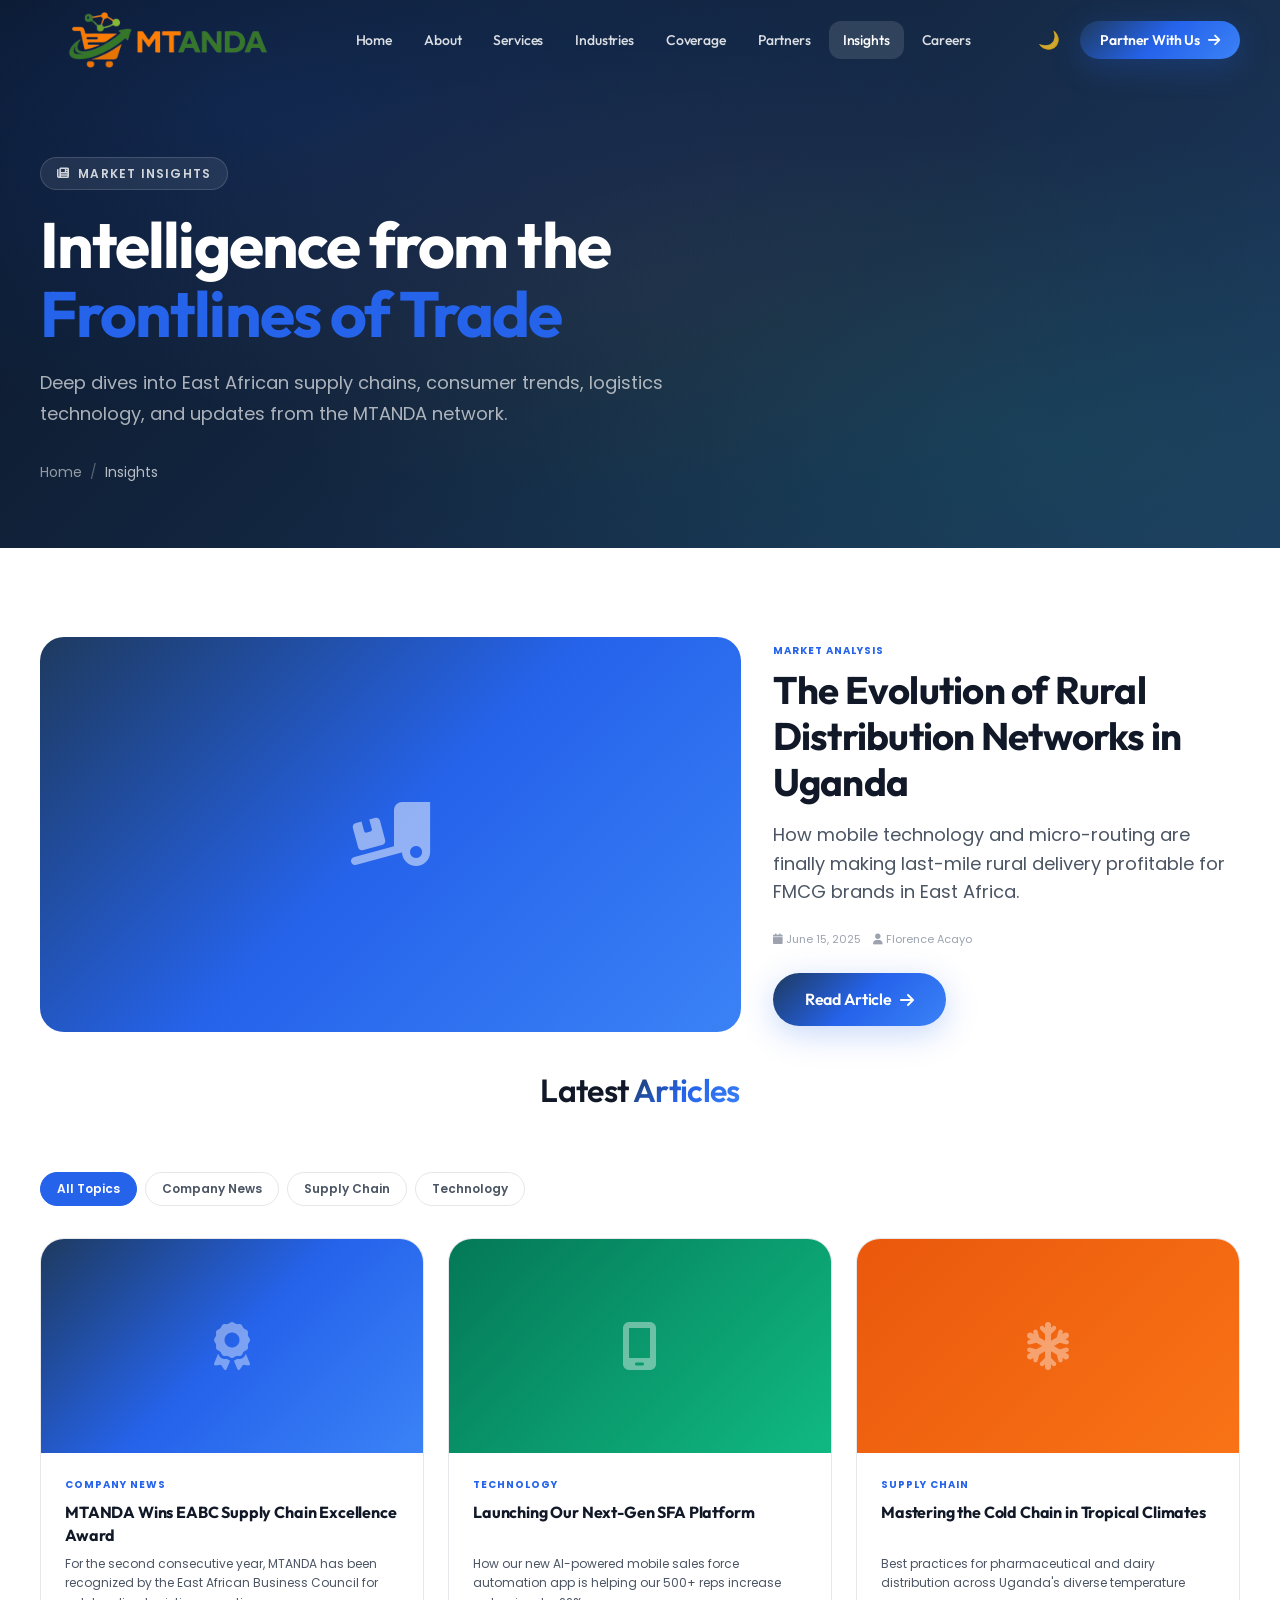
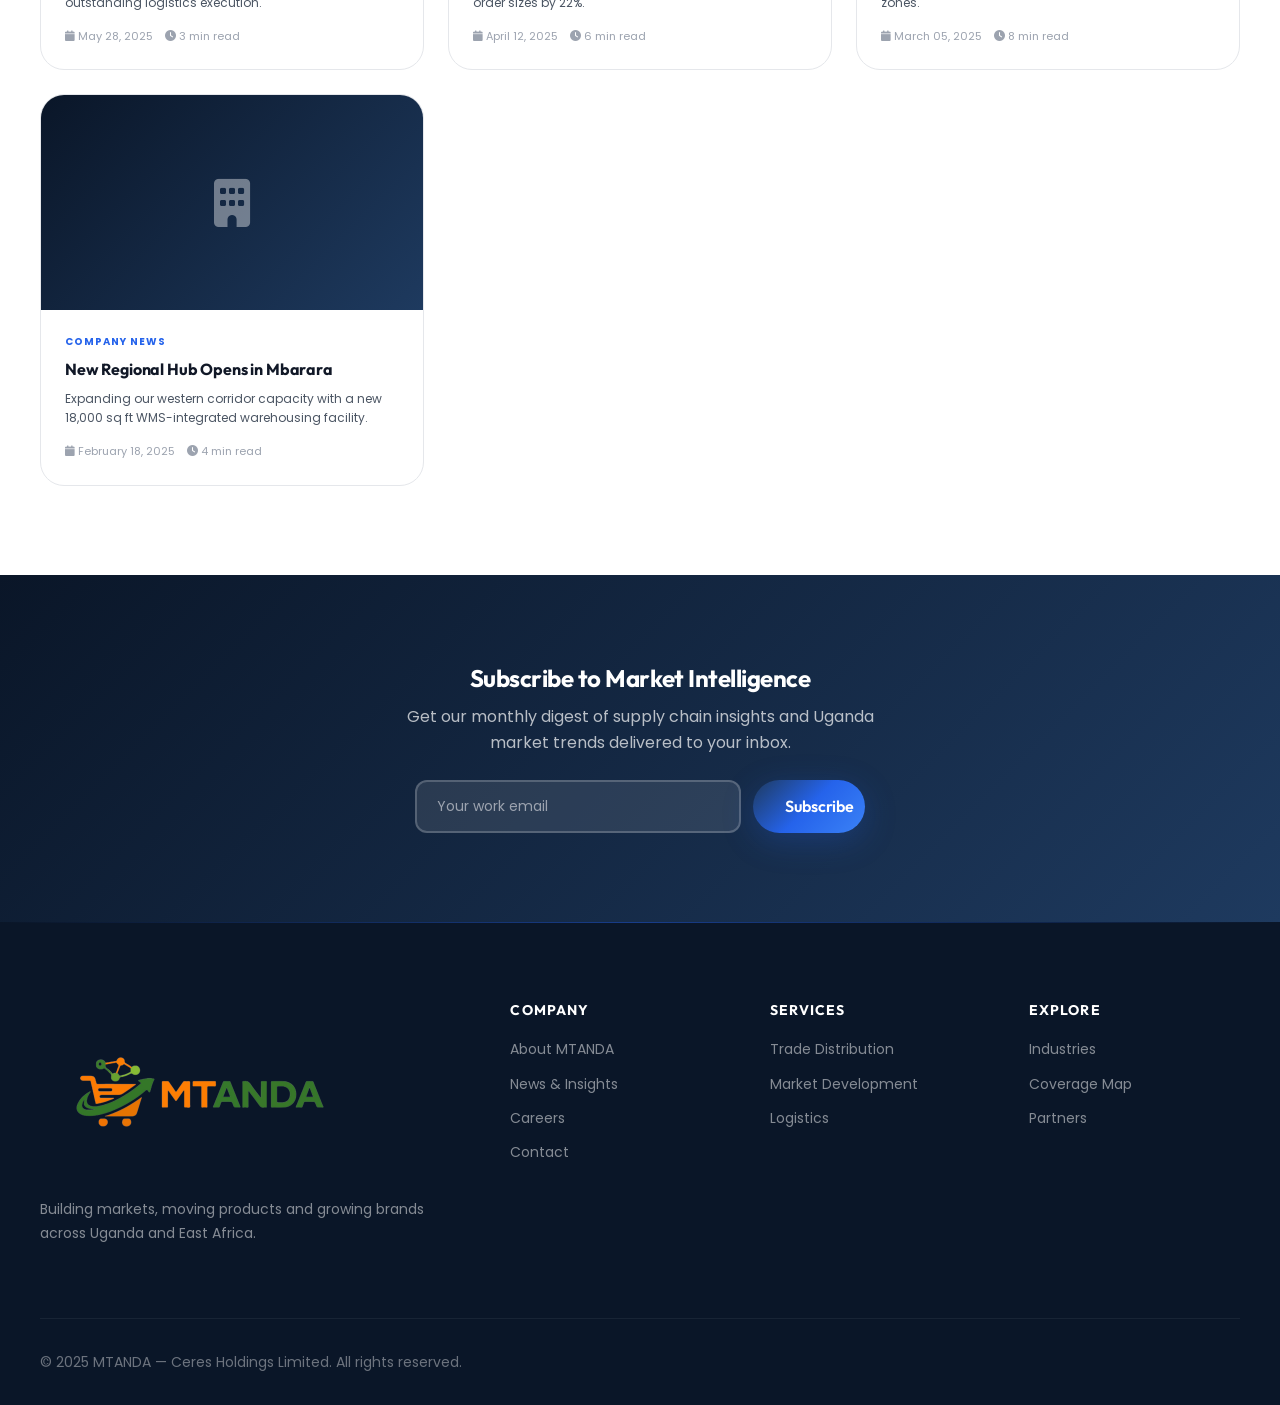
<file: blog.html>
<!DOCTYPE html>
<html lang="en" data-theme="light">
<head>
  <meta charset="UTF-8"/>
  <meta name="viewport" content="width=device-width, initial-scale=1.0"/>
  <title>Insights & News — MTANDA Market Intelligence</title>
  <meta name="description" content="Read the latest supply chain insights, market trends, and company news from MTANDA, Uganda's leading trade distribution company."/>
  <meta name="robots" content="index, follow"/>
  <link rel="canonical" href="https://mtanda.co.ug/blog"/>
  <link rel="preconnect" href="https://fonts.googleapis.com"/>
  <link href="https://fonts.googleapis.com/css2?family=Outfit:wght@300;400;500;600;700;800&family=Poppins:wght@300;400;500;600;700;800&display=swap" rel="stylesheet"/>
  <link rel="stylesheet" href="https://cdnjs.cloudflare.com/ajax/libs/font-awesome/6.5.1/css/all.min.css" crossorigin="anonymous" />
  <link rel="stylesheet" href="css/main.css"/>
  <link rel="stylesheet" href="css/pages.css"/>
</head>
<body>
<header>
  <nav id="navbar" role="navigation" aria-label="Main navigation">
    <div class="nav-inner">
      <a href="index.html" class="nav-logo" aria-label="MTANDA Home">
        <img src="img/Mtanda.png" alt="MTANDA Logo" style="height: 144px; width: auto;" />
      </a>
      <ul class="nav-menu" role="list">
        <li><a href="index.html" class="nav-link" data-page="index.html">Home</a></li>
        <li><a href="about.html" class="nav-link" data-page="about.html">About</a></li>
        <li><a href="services.html" class="nav-link" data-page="services.html">Services</a></li>
        <li><a href="industries.html" class="nav-link" data-page="industries.html">Industries</a></li>
        <li><a href="coverage.html" class="nav-link" data-page="coverage.html">Coverage</a></li>
        <li><a href="partners.html" class="nav-link" data-page="partners.html">Partners</a></li>
        <li><a href="blog.html" class="nav-link page-active" data-page="blog.html">Insights</a></li>
        <li><a href="careers.html" class="nav-link" data-page="careers.html">Careers</a></li>
      </ul>
      <div class="nav-actions">
        <button class="theme-toggle" data-theme-toggle aria-label="Toggle dark mode"><span data-theme-icon><i class="fa-solid fa-moon"></i></span></button>
        <a href="contact.html" class="btn btn-primary btn-sm">Partner With Us <i class="fa-solid fa-arrow-right"></i></a>
        <button class="mobile-menu-btn" id="mobile-menu-btn" aria-label="Open menu" aria-expanded="false">
          <span class="hamburger-line"></span><span class="hamburger-line"></span><span class="hamburger-line"></span>
        </button>
      </div>
    </div>
  </nav>
</header>
<div id="mobile-menu">
  <a href="index.html" class="mobile-nav-link">Home</a>
  <a href="about.html" class="mobile-nav-link">About MTANDA</a>
  <a href="services.html" class="mobile-nav-link">Our Services</a>
  <a href="industries.html" class="mobile-nav-link">Industries</a>
  <a href="coverage.html" class="mobile-nav-link">Coverage</a>
  <a href="partners.html" class="mobile-nav-link">Partners</a>
  <a href="blog.html" class="mobile-nav-link">Insights</a>
  <a href="careers.html" class="mobile-nav-link">Careers</a>
  <a href="contact.html" class="mobile-nav-link">Contact</a>
</div>
<div id="scroll-progress" aria-hidden="true"></div>

<main>
<section class="page-hero">
  <div class="container page-hero-inner">
    <div class="page-hero-tag" data-aos="fade-up"><i class="fa-solid fa-newspaper"></i> Market Insights</div>
    <h1 class="display-lg" data-aos="fade-up" data-aos-delay="80">Intelligence from the<br><span style="color:var(--primary);">Frontlines of Trade</span></h1>
    <p data-aos="fade-up" data-aos-delay="160">Deep dives into East African supply chains, consumer trends, logistics technology, and updates from the MTANDA network.</p>
    <div class="page-hero-breadcrumb" data-aos="fade-up" data-aos-delay="220"><a href="index.html">Home</a><span>/</span><span style="color:rgba(255,255,255,0.7);">Insights</span></div>
  </div>
</section>

<section class="content-section">
  <div class="container">
    
    <!-- Featured Post -->
    <div class="blog-featured" data-aos="fade-up">
      <div class="blog-featured-img">
        <i class="fa-solid fa-truck-ramp-box"></i>
      </div>
      <div style="display:flex;flex-direction:column;justify-content:center;">
        <div class="blog-cat">Market Analysis</div>
        <h2 style="font-family:var(--font-display);font-size:clamp(1.5rem,3vw,2.5rem);font-weight:700;margin-bottom:var(--space-4);line-height:1.2;">The Evolution of Rural Distribution Networks in Uganda</h2>
        <p style="font-size:var(--text-lg);color:var(--text-secondary);margin-bottom:var(--space-6);line-height:1.6;">How mobile technology and micro-routing are finally making last-mile rural delivery profitable for FMCG brands in East Africa.</p>
        <div class="blog-meta" style="margin-top:0;">
          <div class="job-meta-item"><i class="fa-solid fa-calendar"></i> June 15, 2025</div>
          <div class="job-meta-item"><i class="fa-solid fa-user"></i> Florence Acayo</div>
        </div>
        <a href="#" class="btn btn-primary" style="margin-top:var(--space-6);align-self:flex-start;">Read Article <i class="fa-solid fa-arrow-right"></i></a>
      </div>
    </div>
    
    <div class="section-header" style="margin-top:var(--space-10);">
      <h2 class="display-sm">Latest <span class="text-gradient">Articles</span></h2>
    </div>

    <!-- Filter Tabs -->
    <div class="filter-chips">
      <div class="filter-chip active" data-filter="all">All Topics</div>
      <div class="filter-chip" data-filter="news">Company News</div>
      <div class="filter-chip" data-filter="supply">Supply Chain</div>
      <div class="filter-chip" data-filter="tech">Technology</div>
    </div>
    
    <div style="display:grid;grid-template-columns:repeat(auto-fill,minmax(300px,1fr));gap:var(--space-6);">
      <!-- Card 1 -->
      <div class="blog-card-sm" data-category="news">
        <div class="blog-card-thumb"><i class="fa-solid fa-award"></i></div>
        <div class="blog-card-body">
          <div class="blog-cat">Company News</div>
          <div class="blog-card-title">MTANDA Wins EABC Supply Chain Excellence Award</div>
          <div class="blog-card-excerpt">For the second consecutive year, MTANDA has been recognized by the East African Business Council for outstanding logistics execution.</div>
          <div class="blog-meta">
            <div><i class="fa-solid fa-calendar"></i> May 28, 2025</div>
            <div><i class="fa-solid fa-clock"></i> 3 min read</div>
          </div>
        </div>
      </div>
      
      <!-- Card 2 -->
      <div class="blog-card-sm" data-category="tech">
        <div class="blog-card-thumb" style="background:var(--gradient-emerald);"><i class="fa-solid fa-mobile-screen"></i></div>
        <div class="blog-card-body">
          <div class="blog-cat">Technology</div>
          <div class="blog-card-title">Launching Our Next-Gen SFA Platform</div>
          <div class="blog-card-excerpt">How our new AI-powered mobile sales force automation app is helping our 500+ reps increase order sizes by 22%.</div>
          <div class="blog-meta">
            <div><i class="fa-solid fa-calendar"></i> April 12, 2025</div>
            <div><i class="fa-solid fa-clock"></i> 6 min read</div>
          </div>
        </div>
      </div>

      <!-- Card 3 -->
      <div class="blog-card-sm" data-category="supply">
        <div class="blog-card-thumb" style="background:var(--gradient-orange);"><i class="fa-solid fa-snowflake"></i></div>
        <div class="blog-card-body">
          <div class="blog-cat">Supply Chain</div>
          <div class="blog-card-title">Mastering the Cold Chain in Tropical Climates</div>
          <div class="blog-card-excerpt">Best practices for pharmaceutical and dairy distribution across Uganda's diverse temperature zones.</div>
          <div class="blog-meta">
            <div><i class="fa-solid fa-calendar"></i> March 05, 2025</div>
            <div><i class="fa-solid fa-clock"></i> 8 min read</div>
          </div>
        </div>
      </div>
      
      <!-- Card 4 -->
      <div class="blog-card-sm" data-category="news">
        <div class="blog-card-thumb" style="background:var(--gradient-dark);"><i class="fa-solid fa-building"></i></div>
        <div class="blog-card-body">
          <div class="blog-cat">Company News</div>
          <div class="blog-card-title">New Regional Hub Opens in Mbarara</div>
          <div class="blog-card-excerpt">Expanding our western corridor capacity with a new 18,000 sq ft WMS-integrated warehousing facility.</div>
          <div class="blog-meta">
            <div><i class="fa-solid fa-calendar"></i> February 18, 2025</div>
            <div><i class="fa-solid fa-clock"></i> 4 min read</div>
          </div>
        </div>
      </div>
    </div>
    
  </div>
</section>

<!-- ── NEWSLETTER ── -->
<section style="background:var(--gradient-dark);padding:clamp(4rem,7vw,6rem) 0;">
  <div class="container" style="text-align:center;">
    <h2 style="font-family:var(--font-display);color:white;font-size:var(--text-2xl);font-weight:700;margin-bottom:var(--space-3);" data-aos="fade-up">Subscribe to Market Intelligence</h2>
    <p style="color:rgba(255,255,255,0.7);max-width:500px;margin:0 auto var(--space-6);" data-aos="fade-up" data-aos-delay="50">Get our monthly digest of supply chain insights and Uganda market trends delivered to your inbox.</p>
    <form style="display:flex;gap:var(--space-3);max-width:450px;margin:0 auto;" data-aos="fade-up" data-aos-delay="100">
      <input type="email" placeholder="Your work email" class="form-control" style="background:rgba(255,255,255,0.1);color:white;border-color:rgba(255,255,255,0.2);" required>
      <button type="submit" class="btn btn-primary">Subscribe</button>
    </form>
  </div>
</section>
</main>

<footer id="footer" role="contentinfo">
  <!-- Standard footer... -->
  <div class="container">
    <div class="footer-grid">
      <div class="footer-brand">
        <img src="img/Mtanda.png" alt="MTANDA Logo" style="max-height: 180px; margin-bottom: 1rem;" />
        <p>Building markets, moving products and growing brands across Uganda and East Africa.</p>
      </div>
      <nav aria-label="Company links"><div class="footer-col"><h4>Company</h4><ul class="footer-links">
        <li><a href="about.html" class="footer-link">About MTANDA</a></li>
        <li><a href="blog.html" class="footer-link">News & Insights</a></li>
        <li><a href="careers.html" class="footer-link">Careers</a></li>
        <li><a href="contact.html" class="footer-link">Contact</a></li>
      </ul></div></nav>
      <nav aria-label="Services links"><div class="footer-col"><h4>Services</h4><ul class="footer-links">
        <li><a href="services.html" class="footer-link">Trade Distribution</a></li>
        <li><a href="services.html" class="footer-link">Market Development</a></li>
        <li><a href="services.html" class="footer-link">Logistics</a></li>
      </ul></div></nav>
      <nav aria-label="Other links"><div class="footer-col"><h4>Explore</h4><ul class="footer-links">
        <li><a href="industries.html" class="footer-link">Industries</a></li>
        <li><a href="coverage.html" class="footer-link">Coverage Map</a></li>
        <li><a href="partners.html" class="footer-link">Partners</a></li>
      </ul></div></nav>
    </div>
    <div class="footer-bottom">
      <p class="footer-copyright">© 2025 MTANDA — Ceres Holdings Limited. All rights reserved.</p>
    </div>
  </div>
</footer>
<button id="back-to-top" aria-label="Back to top"><i class="fa-solid fa-chevron-up"></i></button>
<script src="js/main.js" defer></script>
<script src="js/pages.js" defer></script>
</body>
</html>
</file>
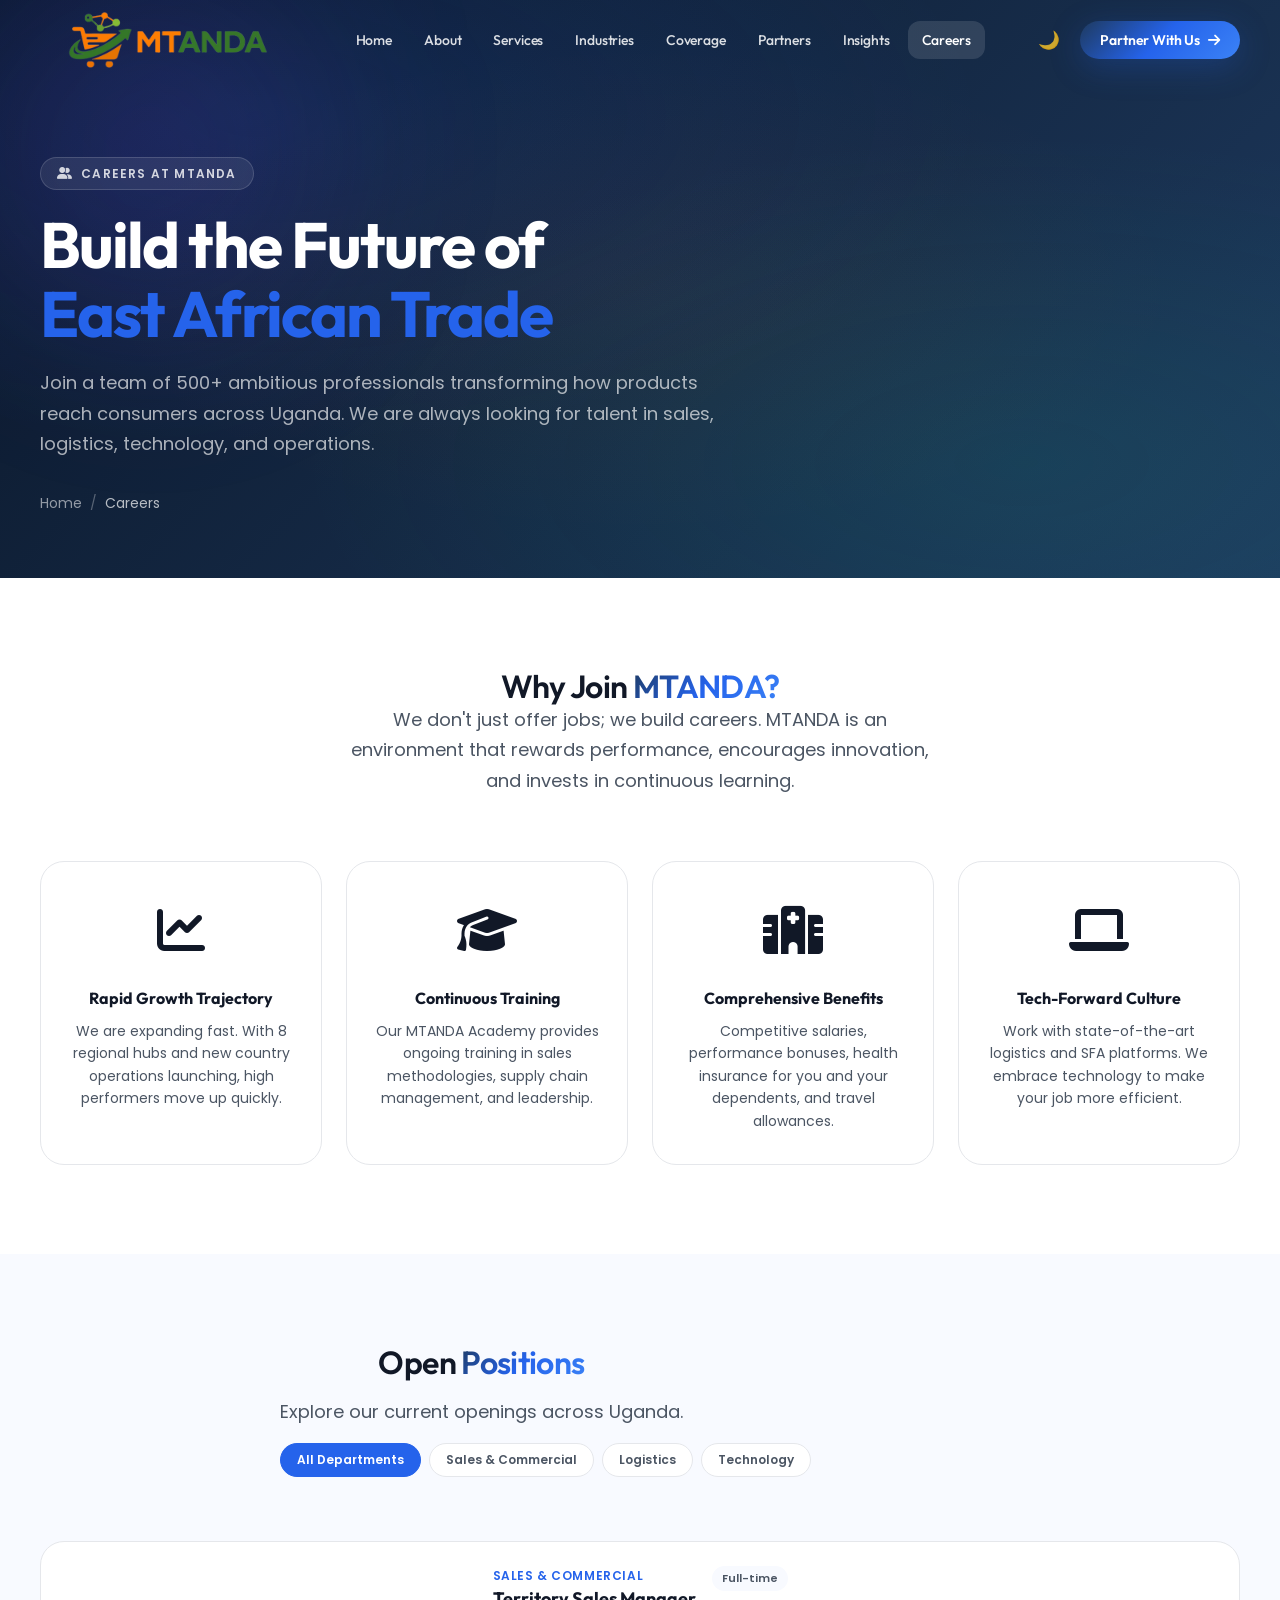
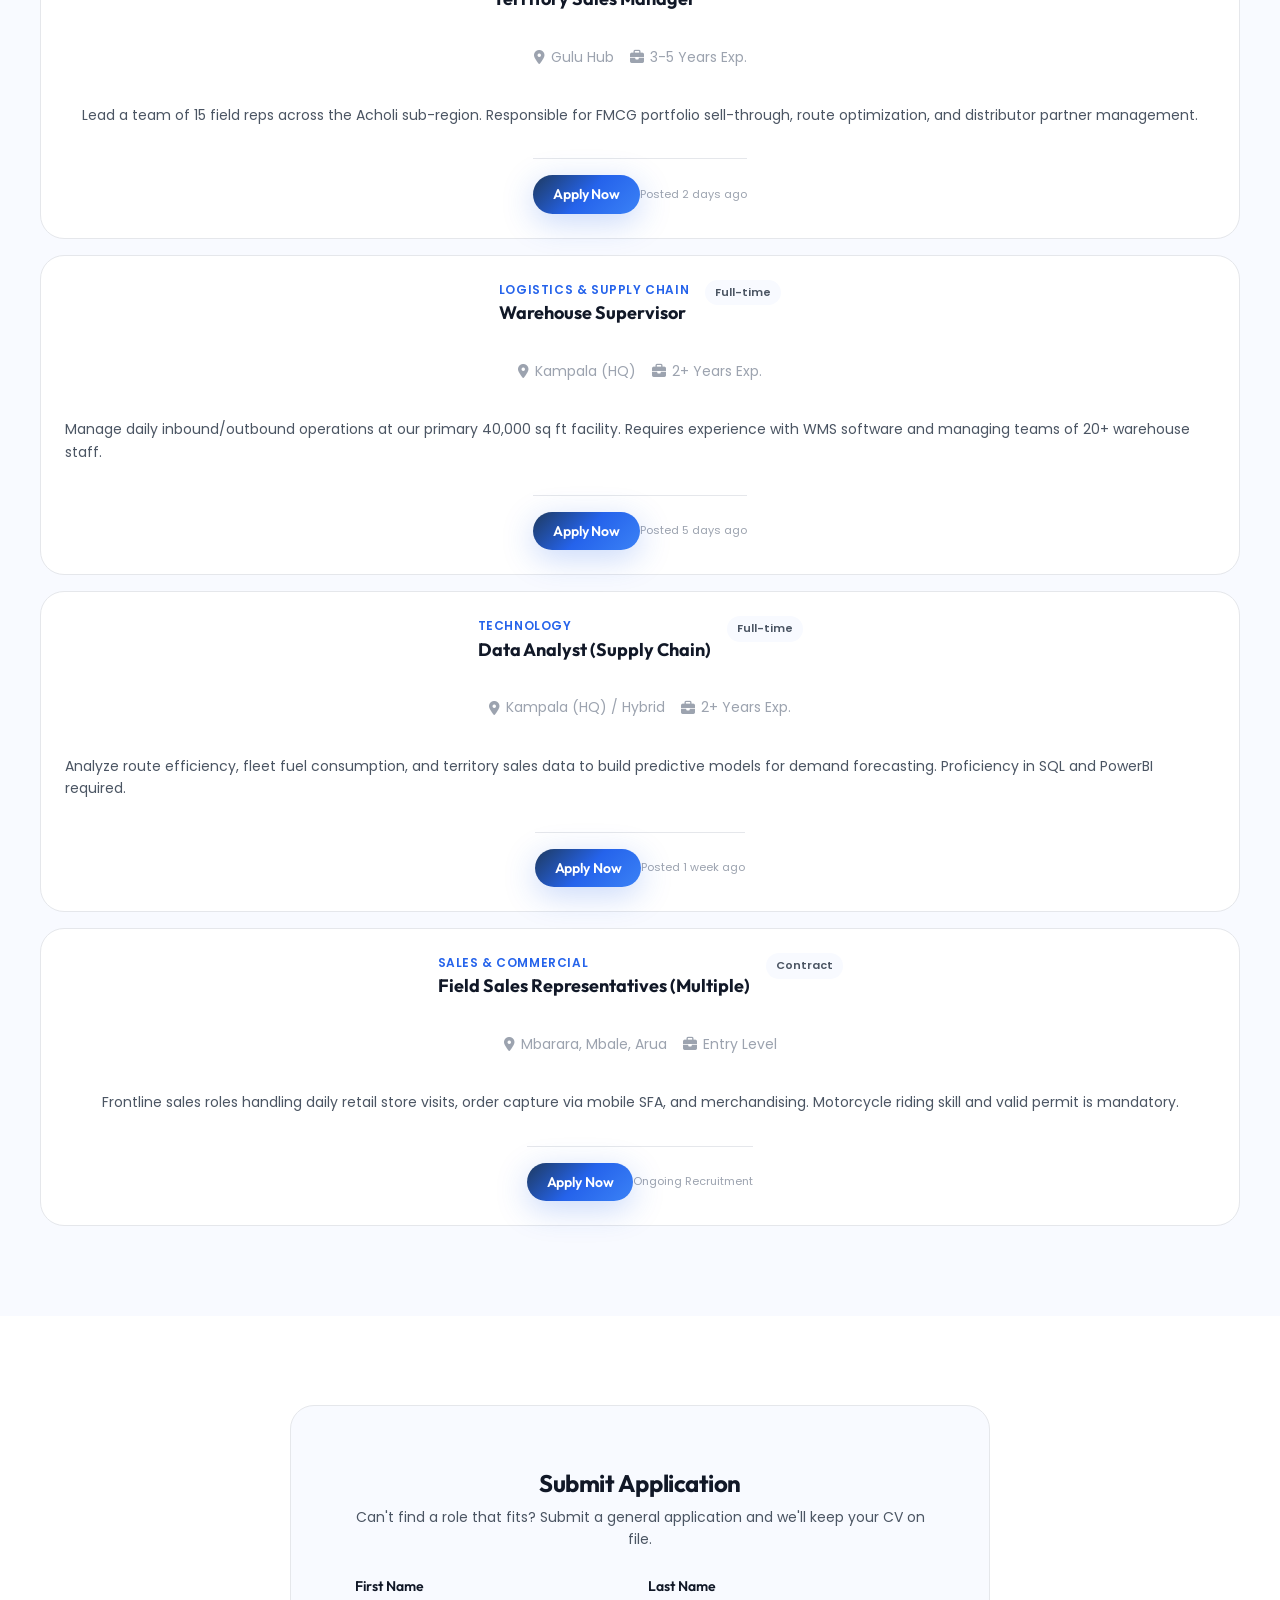
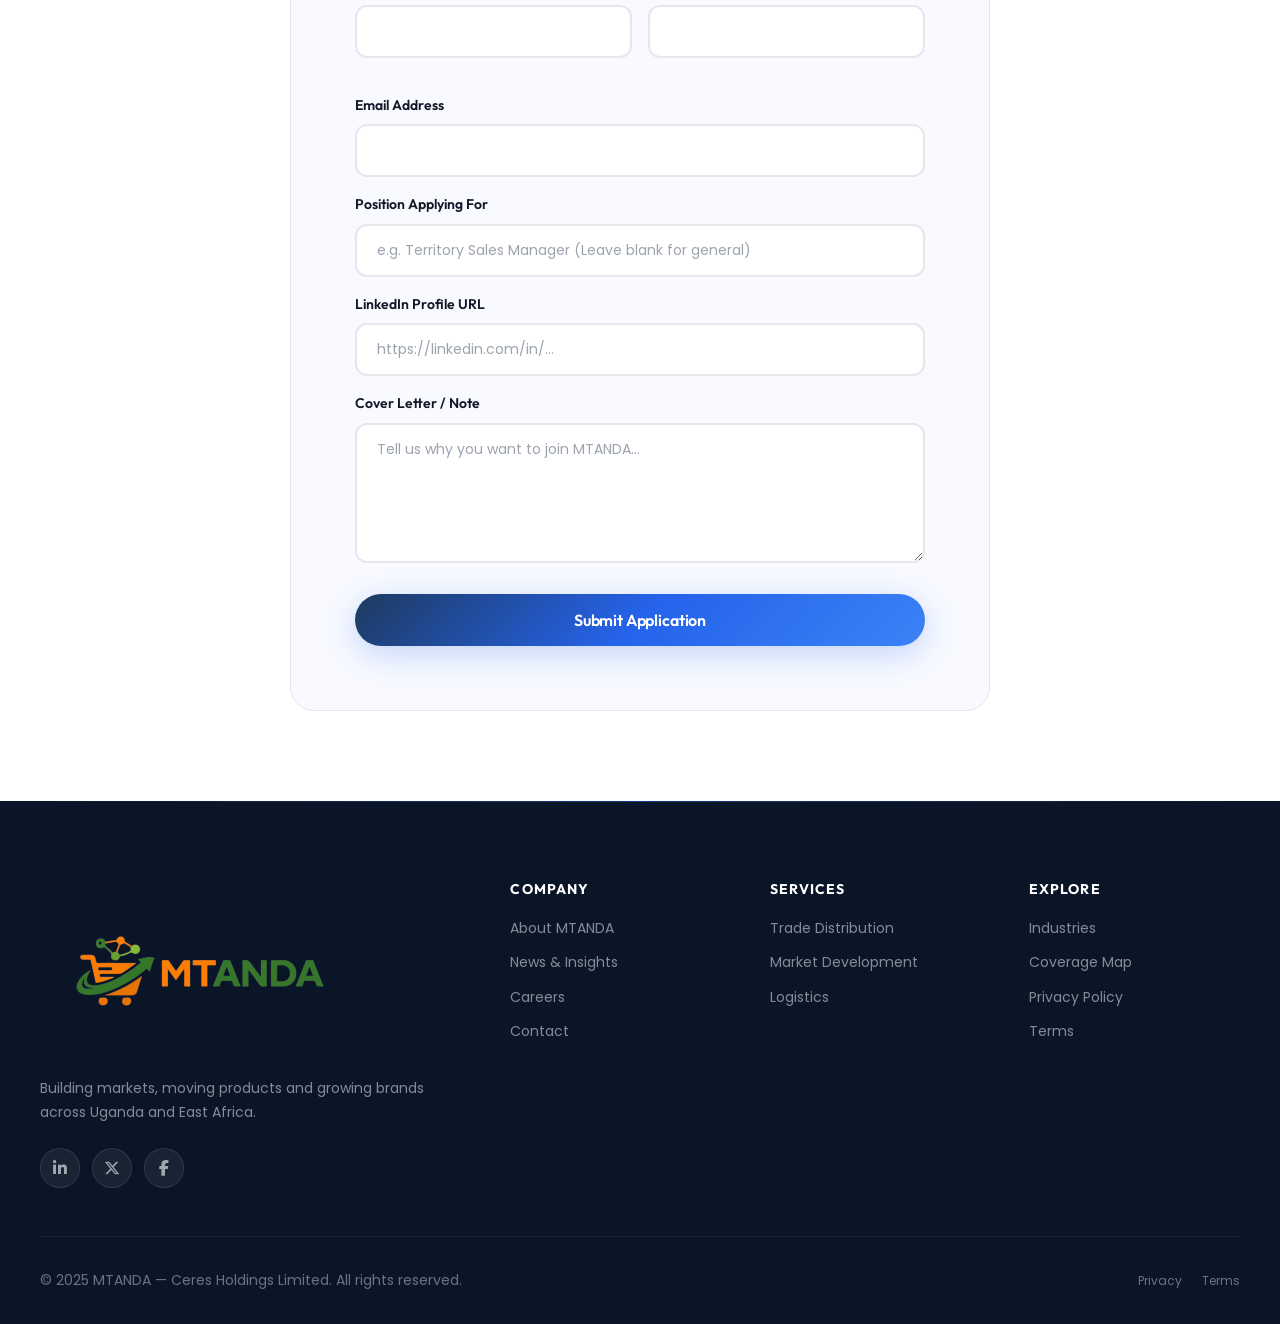
<file: careers.html>
<!DOCTYPE html>
<html lang="en" data-theme="light">
<head>
  <meta charset="UTF-8"/>
  <meta name="viewport" content="width=device-width, initial-scale=1.0"/>
  <title>Careers at MTANDA — Join Uganda's Leading Distribution Team</title>
  <meta name="description" content="Explore career opportunities at MTANDA. We are always looking for talented professionals in sales, logistics, finance, and technology across Uganda."/>
  <meta name="robots" content="index, follow"/>
  <link rel="canonical" href="https://mtanda.co.ug/careers"/>
  <link rel="preconnect" href="https://fonts.googleapis.com"/>
  <link href="https://fonts.googleapis.com/css2?family=Outfit:wght@300;400;500;600;700;800&family=Poppins:wght@300;400;500;600;700;800&display=swap" rel="stylesheet"/>
  <link rel="stylesheet" href="https://cdnjs.cloudflare.com/ajax/libs/font-awesome/6.5.1/css/all.min.css" crossorigin="anonymous" />
  <link rel="stylesheet" href="css/main.css"/>
  <link rel="stylesheet" href="css/pages.css"/>
  <style>
    .job-card {
      background: var(--bg-primary);
      border: 1px solid var(--border-color);
      border-radius: var(--radius-xl);
      padding: var(--space-6);
      transition: all var(--transition-base);
      display: flex;
      flex-direction: column;
    }
    [data-theme="dark"] .job-card { background: var(--bg-secondary); border-color: rgba(255,255,255,0.06); }
    .job-card:hover { border-color: var(--primary); transform: translateX(5px); box-shadow: var(--shadow-md); }
    .job-header { display: flex; justify-content: space-between; align-items: flex-start; margin-bottom: var(--space-3); gap: var(--space-4); }
    .job-title { font-family: var(--font-display); font-weight: 700; font-size: var(--text-lg); color: var(--text-primary); margin-bottom: 4px; }
    .job-dept { font-size: var(--text-xs); color: var(--primary); font-weight: 600; text-transform: uppercase; letter-spacing: 0.05em; }
    .job-type-badge { padding: 4px 10px; background: var(--bg-secondary); border-radius: var(--radius-full); font-size: 11px; font-weight: 600; color: var(--text-secondary); white-space: nowrap; }
    [data-theme="dark"] .job-type-badge { background: var(--bg-tertiary); }
    .job-meta { display: flex; gap: var(--space-4); font-size: var(--text-sm); color: var(--text-muted); margin-bottom: var(--space-5); flex-wrap: wrap; }
    .job-meta-item { display: flex; align-items: center; gap: 6px; }
    .job-footer { margin-top: auto; padding-top: var(--space-4); border-top: 1px solid var(--border-color); display: flex; justify-content: space-between; align-items: center; }
  </style>
</head>
<body>
<header>
  <nav id="navbar" role="navigation" aria-label="Main navigation">
    <div class="nav-inner">
      <a href="index.html" class="nav-logo" aria-label="MTANDA Home">
        <img src="img/Mtanda.png" alt="MTANDA Logo" style="height: 144px; width: auto;" />
      </a>
      <ul class="nav-menu" role="list">
        <li><a href="index.html" class="nav-link" data-page="index.html">Home</a></li>
        <li><a href="about.html" class="nav-link" data-page="about.html">About</a></li>
        <li><a href="services.html" class="nav-link" data-page="services.html">Services</a></li>
        <li><a href="industries.html" class="nav-link" data-page="industries.html">Industries</a></li>
        <li><a href="coverage.html" class="nav-link" data-page="coverage.html">Coverage</a></li>
        <li><a href="partners.html" class="nav-link" data-page="partners.html">Partners</a></li>
        <li><a href="blog.html" class="nav-link" data-page="blog.html">Insights</a></li>
        <li><a href="careers.html" class="nav-link page-active" data-page="careers.html">Careers</a></li>
      </ul>
      <div class="nav-actions">
        <button class="theme-toggle" data-theme-toggle aria-label="Toggle dark mode"><span data-theme-icon><i class="fa-solid fa-moon"></i></span></button>
        <a href="contact.html" class="btn btn-primary btn-sm">Partner With Us <i class="fa-solid fa-arrow-right"></i></a>
        <button class="mobile-menu-btn" id="mobile-menu-btn" aria-label="Open menu" aria-expanded="false">
          <span class="hamburger-line"></span><span class="hamburger-line"></span><span class="hamburger-line"></span>
        </button>
      </div>
    </div>
  </nav>
</header>
<div id="mobile-menu">
  <a href="index.html" class="mobile-nav-link">Home</a>
  <a href="about.html" class="mobile-nav-link">About MTANDA</a>
  <a href="services.html" class="mobile-nav-link">Our Services</a>
  <a href="industries.html" class="mobile-nav-link">Industries</a>
  <a href="coverage.html" class="mobile-nav-link">Coverage</a>
  <a href="partners.html" class="mobile-nav-link">Partners</a>
  <a href="blog.html" class="mobile-nav-link">Insights</a>
  <a href="careers.html" class="mobile-nav-link">Careers</a>
  <a href="contact.html" class="mobile-nav-link">Contact</a>
</div>
<div id="scroll-progress" aria-hidden="true"></div>

<main>
<section class="page-hero">
  <div class="page-hero-blob" style="width:500px;height:500px;background:radial-gradient(circle,rgba(124,58,237,0.2) 0%,transparent 70%);top:-100px;left:-100px;"></div>
  <div class="container page-hero-inner">
    <div class="page-hero-tag" data-aos="fade-up"><i class="fa-solid fa-user-group"></i> Careers at MTANDA</div>
    <h1 class="display-lg" data-aos="fade-up" data-aos-delay="80">Build the Future of<br><span style="color:var(--primary);">East African Trade</span></h1>
    <p data-aos="fade-up" data-aos-delay="160">Join a team of 500+ ambitious professionals transforming how products reach consumers across Uganda. We are always looking for talent in sales, logistics, technology, and operations.</p>
    <div class="page-hero-breadcrumb" data-aos="fade-up" data-aos-delay="220"><a href="index.html">Home</a><span>/</span><span style="color:rgba(255,255,255,0.7);">Careers</span></div>
  </div>
</section>

<!-- ── WHY WORK WITH US ── -->
<section class="content-section">
  <div class="container">
    <div class="section-header" style="text-align:center;">
      <h2 class="display-sm">Why Join <span class="text-gradient">MTANDA?</span></h2>
      <p style="max-width:600px;margin:0 auto;">We don't just offer jobs; we build careers. MTANDA is an environment that rewards performance, encourages innovation, and invests in continuous learning.</p>
    </div>
    <div style="display:grid;grid-template-columns:repeat(auto-fit,minmax(280px,1fr));gap:var(--space-6);margin-top:var(--space-8);">
      <div class="benefit-card" data-aos="fade-up">
        <div class="benefit-icon"><i class="fa-solid fa-chart-line"></i></div>
        <div class="benefit-title">Rapid Growth Trajectory</div>
        <div class="benefit-desc">We are expanding fast. With 8 regional hubs and new country operations launching, high performers move up quickly.</div>
      </div>
      <div class="benefit-card" data-aos="fade-up" data-aos-delay="60">
        <div class="benefit-icon"><i class="fa-solid fa-graduation-cap"></i></div>
        <div class="benefit-title">Continuous Training</div>
        <div class="benefit-desc">Our MTANDA Academy provides ongoing training in sales methodologies, supply chain management, and leadership.</div>
      </div>
      <div class="benefit-card" data-aos="fade-up" data-aos-delay="120">
        <div class="benefit-icon"><i class="fa-solid fa-hospital"></i></div>
        <div class="benefit-title">Comprehensive Benefits</div>
        <div class="benefit-desc">Competitive salaries, performance bonuses, health insurance for you and your dependents, and travel allowances.</div>
      </div>
      <div class="benefit-card" data-aos="fade-up" data-aos-delay="180">
        <div class="benefit-icon"><i class="fa-solid fa-laptop"></i></div>
        <div class="benefit-title">Tech-Forward Culture</div>
        <div class="benefit-desc">Work with state-of-the-art logistics and SFA platforms. We embrace technology to make your job more efficient.</div>
      </div>
    </div>
  </div>
</section>

<!-- ── OPEN ROLES ── -->
<section class="content-section content-section-alt" id="open-roles">
  <div class="container">
    <div class="section-header" style="display:flex;justify-content:space-between;align-items:flex-end;flex-wrap:wrap;gap:var(--space-4);">
      <div>
        <h2 class="display-sm">Open <span class="text-gradient">Positions</span></h2>
        <p>Explore our current openings across Uganda.</p>
      </div>
      <div class="filter-chips" style="margin-bottom:0;">
        <div class="filter-chip active" data-filter="all">All Departments</div>
        <div class="filter-chip" data-filter="sales">Sales & Commercial</div>
        <div class="filter-chip" data-filter="logistics">Logistics</div>
        <div class="filter-chip" data-filter="tech">Technology</div>
      </div>
    </div>
    
    <div style="display:flex;flex-direction:column;gap:var(--space-4);margin-top:var(--space-8);">
      
      <!-- Job 1 -->
      <div class="job-card" data-category="sales">
        <div class="job-header">
          <div>
            <div class="job-dept">Sales & Commercial</div>
            <div class="job-title">Territory Sales Manager</div>
          </div>
          <div class="job-type-badge">Full-time</div>
        </div>
        <div class="job-meta">
          <div class="job-meta-item"><i class="fa-solid fa-location-dot"></i> Gulu Hub</div>
          <div class="job-meta-item"><i class="fa-solid fa-briefcase"></i> 3-5 Years Exp.</div>
        </div>
        <p style="font-size:var(--text-sm);color:var(--text-secondary);line-height:1.6;margin-bottom:var(--space-4);">Lead a team of 15 field reps across the Acholi sub-region. Responsible for FMCG portfolio sell-through, route optimization, and distributor partner management.</p>
        <div class="job-footer">
          <a href="#apply" class="btn btn-primary btn-sm" onclick="document.getElementById('job-role').value='Territory Sales Manager - Gulu';">Apply Now</a>
          <span style="font-size:11px;color:var(--text-muted);">Posted 2 days ago</span>
        </div>
      </div>

      <!-- Job 2 -->
      <div class="job-card" data-category="logistics">
        <div class="job-header">
          <div>
            <div class="job-dept">Logistics & Supply Chain</div>
            <div class="job-title">Warehouse Supervisor</div>
          </div>
          <div class="job-type-badge">Full-time</div>
        </div>
        <div class="job-meta">
          <div class="job-meta-item"><i class="fa-solid fa-location-dot"></i> Kampala (HQ)</div>
          <div class="job-meta-item"><i class="fa-solid fa-briefcase"></i> 2+ Years Exp.</div>
        </div>
        <p style="font-size:var(--text-sm);color:var(--text-secondary);line-height:1.6;margin-bottom:var(--space-4);">Manage daily inbound/outbound operations at our primary 40,000 sq ft facility. Requires experience with WMS software and managing teams of 20+ warehouse staff.</p>
        <div class="job-footer">
          <a href="#apply" class="btn btn-primary btn-sm" onclick="document.getElementById('job-role').value='Warehouse Supervisor - Kampala';">Apply Now</a>
          <span style="font-size:11px;color:var(--text-muted);">Posted 5 days ago</span>
        </div>
      </div>

      <!-- Job 3 -->
      <div class="job-card" data-category="tech">
        <div class="job-header">
          <div>
            <div class="job-dept">Technology</div>
            <div class="job-title">Data Analyst (Supply Chain)</div>
          </div>
          <div class="job-type-badge">Full-time</div>
        </div>
        <div class="job-meta">
          <div class="job-meta-item"><i class="fa-solid fa-location-dot"></i> Kampala (HQ) / Hybrid</div>
          <div class="job-meta-item"><i class="fa-solid fa-briefcase"></i> 2+ Years Exp.</div>
        </div>
        <p style="font-size:var(--text-sm);color:var(--text-secondary);line-height:1.6;margin-bottom:var(--space-4);">Analyze route efficiency, fleet fuel consumption, and territory sales data to build predictive models for demand forecasting. Proficiency in SQL and PowerBI required.</p>
        <div class="job-footer">
          <a href="#apply" class="btn btn-primary btn-sm" onclick="document.getElementById('job-role').value='Data Analyst - Kampala';">Apply Now</a>
          <span style="font-size:11px;color:var(--text-muted);">Posted 1 week ago</span>
        </div>
      </div>
      
      <!-- Job 4 -->
      <div class="job-card" data-category="sales">
        <div class="job-header">
          <div>
            <div class="job-dept">Sales & Commercial</div>
            <div class="job-title">Field Sales Representatives (Multiple)</div>
          </div>
          <div class="job-type-badge">Contract</div>
        </div>
        <div class="job-meta">
          <div class="job-meta-item"><i class="fa-solid fa-location-dot"></i> Mbarara, Mbale, Arua</div>
          <div class="job-meta-item"><i class="fa-solid fa-briefcase"></i> Entry Level</div>
        </div>
        <p style="font-size:var(--text-sm);color:var(--text-secondary);line-height:1.6;margin-bottom:var(--space-4);">Frontline sales roles handling daily retail store visits, order capture via mobile SFA, and merchandising. Motorcycle riding skill and valid permit is mandatory.</p>
        <div class="job-footer">
          <a href="#apply" class="btn btn-primary btn-sm" onclick="document.getElementById('job-role').value='Field Sales Rep - Various';">Apply Now</a>
          <span style="font-size:11px;color:var(--text-muted);">Ongoing Recruitment</span>
        </div>
      </div>

    </div>
  </div>
</section>

<!-- ── APPLICATION FORM ── -->
<section class="content-section" id="apply">
  <div class="container">
    <div style="max-width:700px;margin:0 auto;background:var(--bg-secondary);border:1px solid var(--border-color);border-radius:var(--radius-xl);padding:clamp(2rem,5vw,4rem);">
      <h2 style="font-family:var(--font-display);font-size:var(--text-2xl);font-weight:700;margin-bottom:var(--space-2);text-align:center;">Submit Application</h2>
      <p style="color:var(--text-secondary);font-size:var(--text-sm);text-align:center;margin-bottom:var(--space-6);">Can't find a role that fits? Submit a general application and we'll keep your CV on file.</p>
      
      <form id="full-careers-form">
        <div style="display:grid;grid-template-columns:1fr 1fr;gap:var(--space-4);margin-bottom:var(--space-4);">
          <div class="form-group">
            <label class="form-label" for="c-fname">First Name</label>
            <input type="text" id="c-fname" class="form-control" required>
          </div>
          <div class="form-group">
            <label class="form-label" for="c-lname">Last Name</label>
            <input type="text" id="c-lname" class="form-control" required>
          </div>
        </div>
        <div class="form-group" style="margin-bottom:var(--space-4);">
          <label class="form-label" for="c-email">Email Address</label>
          <input type="email" id="c-email" class="form-control" required>
        </div>
        <div class="form-group" style="margin-bottom:var(--space-4);">
          <label class="form-label" for="job-role">Position Applying For</label>
          <input type="text" id="job-role" class="form-control" placeholder="e.g. Territory Sales Manager (Leave blank for general)" required>
        </div>
        <div class="form-group" style="margin-bottom:var(--space-4);">
          <label class="form-label" for="c-cv">LinkedIn Profile URL</label>
          <input type="url" id="c-cv" class="form-control" placeholder="https://linkedin.com/in/...">
        </div>
        <div class="form-group" style="margin-bottom:var(--space-6);">
          <label class="form-label" for="c-cover">Cover Letter / Note</label>
          <textarea id="c-cover" class="form-control" rows="4" placeholder="Tell us why you want to join MTANDA..."></textarea>
        </div>
        <button type="submit" class="btn btn-primary w-full" style="justify-content:center;padding:1rem;">Submit Application</button>
      </form>
    </div>
  </div>
</section>
</main>

<footer id="footer" role="contentinfo">
  <div class="container">
    <div class="footer-grid">
      <div class="footer-brand">
        <img src="img/Mtanda.png" alt="MTANDA Logo" style="max-height: 180px; margin-bottom: 1rem;" />
        <p>Building markets, moving products and growing brands across Uganda and East Africa.</p>
        <div class="footer-social">
          <a href="#" class="footer-social-link" aria-label="LinkedIn"><i class="fa-brands fa-linkedin-in"></i></a>
          <a href="#" class="footer-social-link" aria-label="Twitter/X"><i class="fa-brands fa-x-twitter"></i></a>
          <a href="#" class="footer-social-link" aria-label="Facebook"><i class="fa-brands fa-facebook-f"></i></a>
        </div>
      </div>
      <nav aria-label="Company links"><div class="footer-col"><h4>Company</h4><ul class="footer-links">
        <li><a href="about.html" class="footer-link">About MTANDA</a></li>
        <li><a href="blog.html" class="footer-link">News & Insights</a></li>
        <li><a href="careers.html" class="footer-link">Careers</a></li>
        <li><a href="contact.html" class="footer-link">Contact</a></li>
      </ul></div></nav>
      <nav aria-label="Services links"><div class="footer-col"><h4>Services</h4><ul class="footer-links">
        <li><a href="services.html" class="footer-link">Trade Distribution</a></li>
        <li><a href="services.html" class="footer-link">Market Development</a></li>
        <li><a href="services.html" class="footer-link">Logistics</a></li>
      </ul></div></nav>
      <nav aria-label="Other links"><div class="footer-col"><h4>Explore</h4><ul class="footer-links">
        <li><a href="industries.html" class="footer-link">Industries</a></li>
        <li><a href="coverage.html" class="footer-link">Coverage Map</a></li>
        <li><a href="privacy.html" class="footer-link">Privacy Policy</a></li>
        <li><a href="terms.html" class="footer-link">Terms</a></li>
      </ul></div></nav>
    </div>
    <div class="footer-bottom">
      <p class="footer-copyright">© 2025 MTANDA — Ceres Holdings Limited. All rights reserved.</p>
      <div class="footer-legal"><a href="privacy.html">Privacy</a><a href="terms.html">Terms</a></div>
    </div>
  </div>
</footer>
<button id="back-to-top" aria-label="Back to top"><i class="fa-solid fa-chevron-up"></i></button>

<script src="js/main.js" defer></script>
<script src="js/pages.js" defer></script>
</body>
</html>
</file>
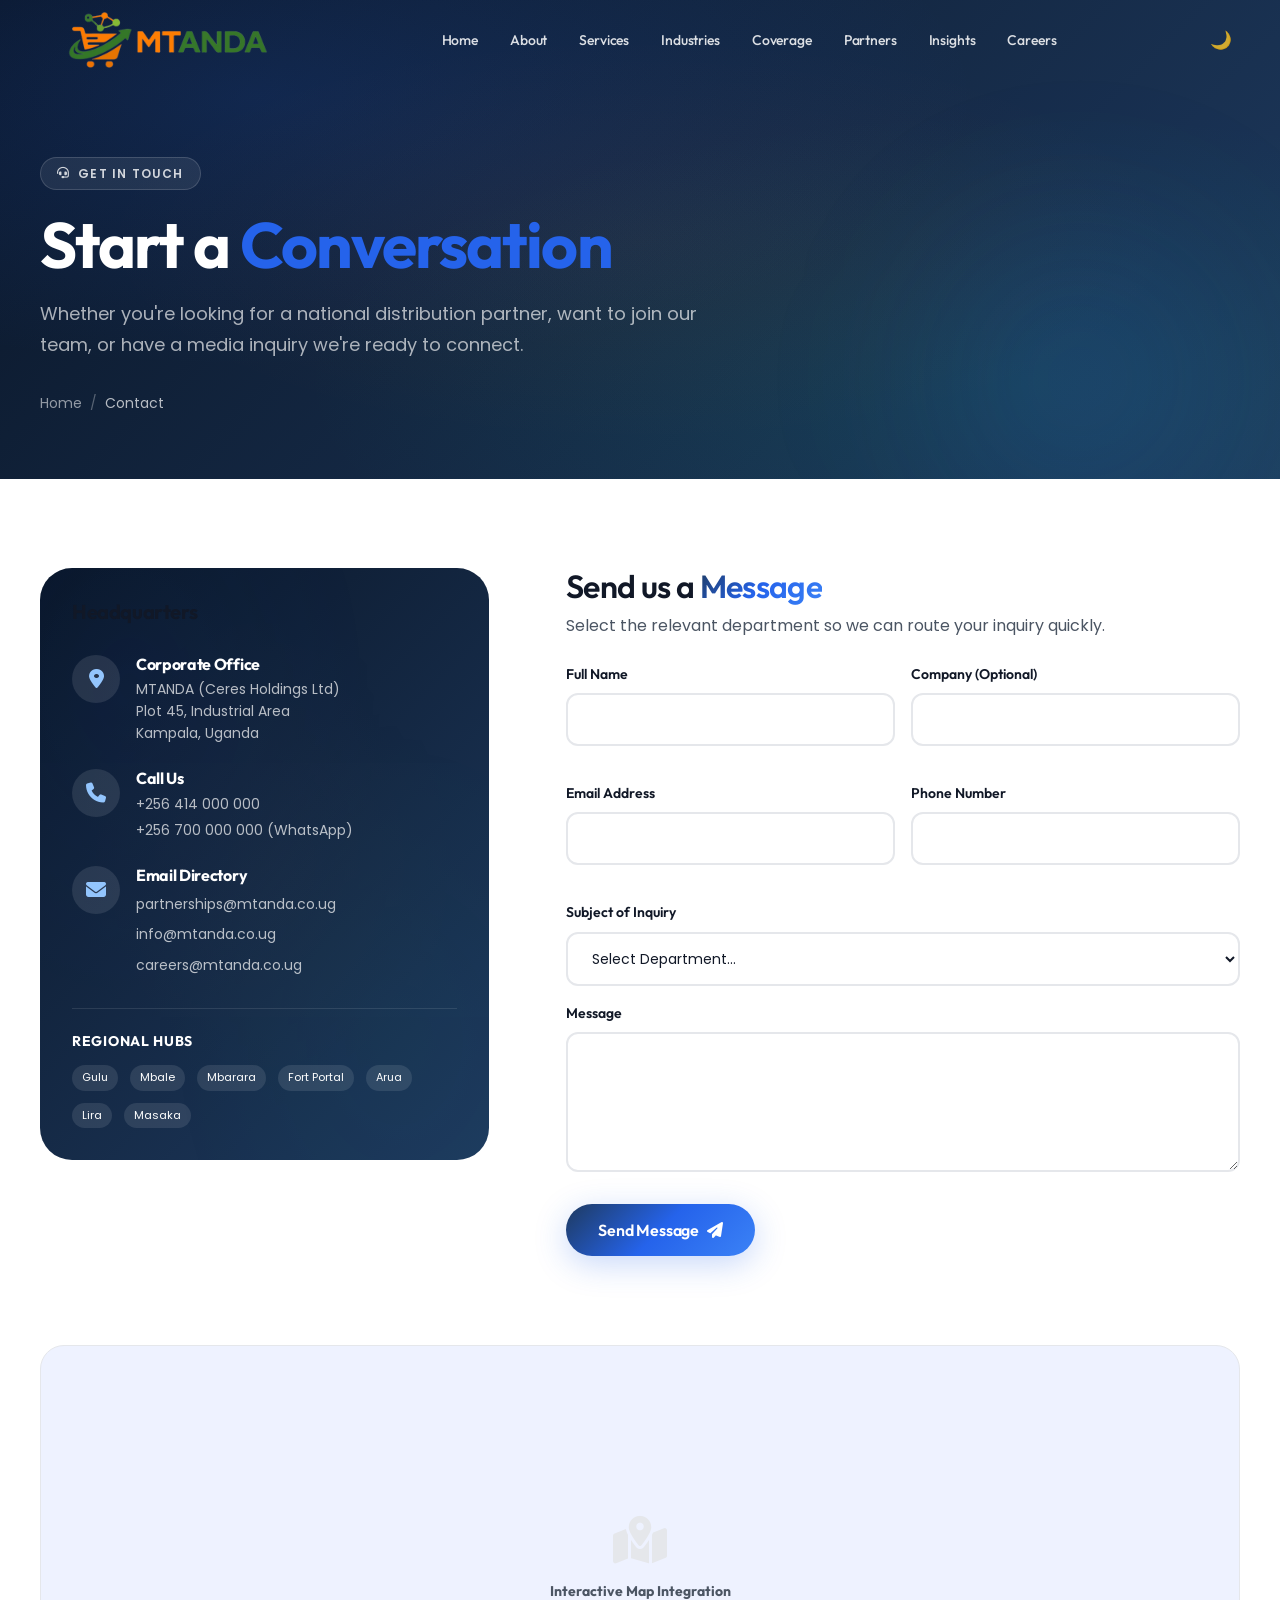
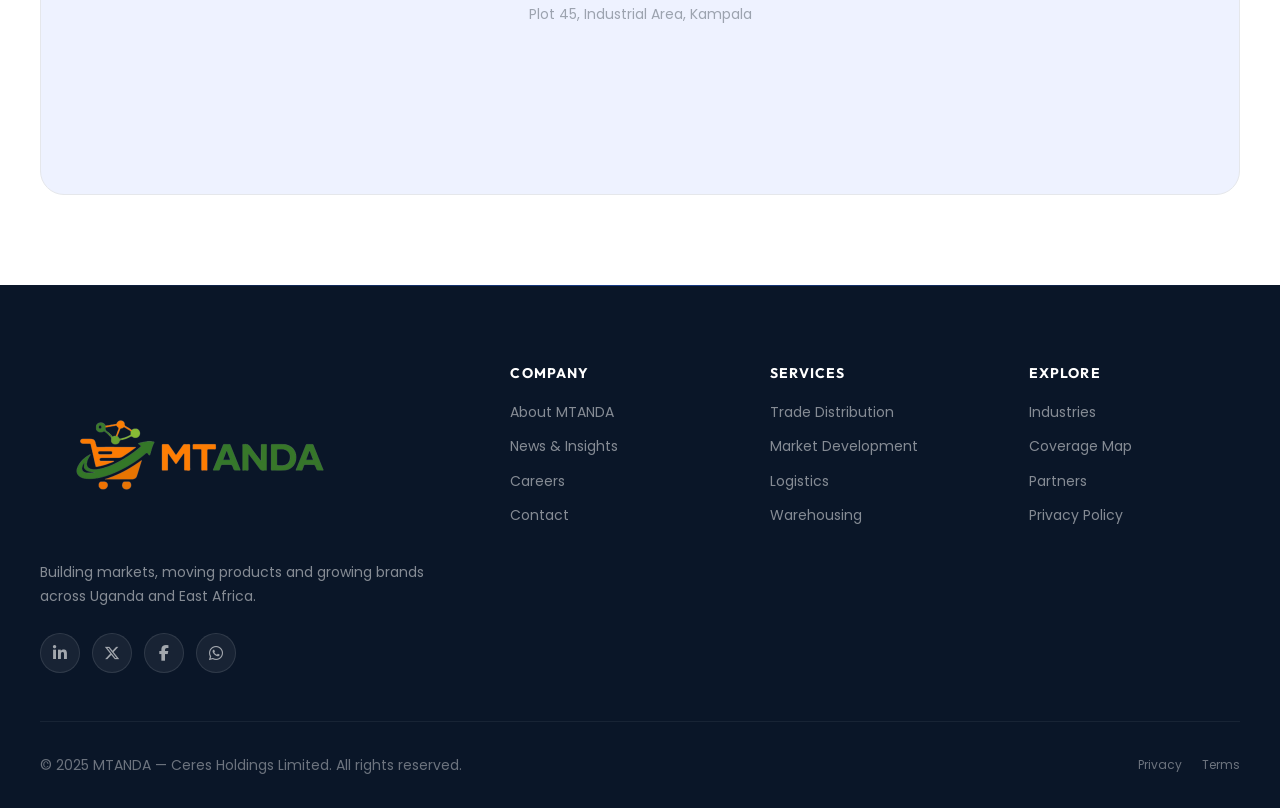
<file: contact.html>
<!DOCTYPE html>
<html lang="en" data-theme="light">
<head>
  <meta charset="UTF-8"/>
  <meta name="viewport" content="width=device-width, initial-scale=1.0"/>
  <title>Contact Us — MTANDA Uganda</title>
  <meta name="description" content="Contact MTANDA (Ceres Holdings Limited) for trade distribution, market development, and logistics partnerships in Uganda."/>
  <meta name="robots" content="index, follow"/>
  <link rel="canonical" href="https://mtanda.co.ug/contact"/>
  <link rel="preconnect" href="https://fonts.googleapis.com"/>
  <link href="https://fonts.googleapis.com/css2?family=Outfit:wght@300;400;500;600;700;800&family=Poppins:wght@300;400;500;600;700;800&display=swap" rel="stylesheet"/>
  <link rel="stylesheet" href="https://cdnjs.cloudflare.com/ajax/libs/font-awesome/6.5.1/css/all.min.css" crossorigin="anonymous" />
  <link rel="stylesheet" href="css/main.css"/>
  <link rel="stylesheet" href="css/pages.css"/>
  <style>
    .contact-grid { display: grid; grid-template-columns: 1fr 1.5fr; gap: clamp(3rem, 6vw, 6rem); align-items: start; }
    .contact-info-panel { background: var(--gradient-dark); border-radius: var(--radius-2xl); padding: var(--space-8); color: white; position: relative; overflow: hidden; }
    .contact-info-panel::before { content: ''; position: absolute; inset: 0; background: var(--gradient-mesh); opacity: 0.3; pointer-events: none; }
    .contact-method { display: flex; gap: var(--space-4); align-items: flex-start; margin-bottom: var(--space-6); position: relative; z-index: 1; }
    .contact-method-icon { width: 48px; height: 48px; border-radius: 50%; background: rgba(255,255,255,0.1); display: flex; align-items: center; justify-content: center; font-size: 1.25rem; color: var(--primary-light); flex-shrink: 0; }
    .contact-method h4 { font-family: var(--font-display); font-weight: 700; font-size: var(--text-base); margin-bottom: 4px; color: white; }
    .contact-method p, .contact-method a { font-size: var(--text-sm); color: rgba(255,255,255,0.7); }
    .contact-method a:hover { color: white; }
    
    @media(max-width:900px) { .contact-grid { grid-template-columns: 1fr; } }
  </style>
</head>
<body>
<header>
  <nav id="navbar" role="navigation" aria-label="Main navigation">
    <div class="nav-inner">
      <a href="index.html" class="nav-logo" aria-label="MTANDA Home">
        <img src="img/Mtanda.png" alt="MTANDA Logo" style="height: 144px; width: auto;" />
      </a>
      <ul class="nav-menu" role="list">
        <li><a href="index.html" class="nav-link" data-page="index.html">Home</a></li>
        <li><a href="about.html" class="nav-link" data-page="about.html">About</a></li>
        <li><a href="services.html" class="nav-link" data-page="services.html">Services</a></li>
        <li><a href="industries.html" class="nav-link" data-page="industries.html">Industries</a></li>
        <li><a href="coverage.html" class="nav-link" data-page="coverage.html">Coverage</a></li>
        <li><a href="partners.html" class="nav-link" data-page="partners.html">Partners</a></li>
        <li><a href="blog.html" class="nav-link" data-page="blog.html">Insights</a></li>
        <li><a href="careers.html" class="nav-link" data-page="careers.html">Careers</a></li>
      </ul>
      <div class="nav-actions">
        <button class="theme-toggle" data-theme-toggle aria-label="Toggle dark mode"><span data-theme-icon><i class="fa-solid fa-moon"></i></span></button>
        <button class="mobile-menu-btn" id="mobile-menu-btn" aria-label="Open menu" aria-expanded="false">
          <span class="hamburger-line"></span><span class="hamburger-line"></span><span class="hamburger-line"></span>
        </button>
      </div>
    </div>
  </nav>
</header>
<div id="mobile-menu">
  <a href="index.html" class="mobile-nav-link">Home</a>
  <a href="about.html" class="mobile-nav-link">About MTANDA</a>
  <a href="services.html" class="mobile-nav-link">Our Services</a>
  <a href="industries.html" class="mobile-nav-link">Industries</a>
  <a href="coverage.html" class="mobile-nav-link">Coverage</a>
  <a href="partners.html" class="mobile-nav-link">Partners</a>
  <a href="blog.html" class="mobile-nav-link">Insights</a>
  <a href="careers.html" class="mobile-nav-link">Careers</a>
</div>
<div id="scroll-progress" aria-hidden="true"></div>

<main>
<section class="page-hero">
  <div class="page-hero-blob" style="width:400px;height:400px;background:radial-gradient(circle,rgba(37,99,235,0.2) 0%,transparent 70%);bottom:-100px;right:0;"></div>
  <div class="container page-hero-inner">
    <div class="page-hero-tag" data-aos="fade-up"><i class="fa-solid fa-headset"></i> Get In Touch</div>
    <h1 class="display-lg" data-aos="fade-up" data-aos-delay="80">Start a <span style="color:var(--primary);">Conversation</span></h1>
    <p data-aos="fade-up" data-aos-delay="160">Whether you're looking for a national distribution partner, want to join our team, or have a media inquiry we're ready to connect.</p>
    <div class="page-hero-breadcrumb" data-aos="fade-up" data-aos-delay="220"><a href="index.html">Home</a><span>/</span><span style="color:rgba(255,255,255,0.7);">Contact</span></div>
  </div>
</section>

<section class="content-section">
  <div class="container">
    <div class="contact-grid">
      
      <!-- Contact Info Panel -->
      <div class="contact-info-panel" data-aos="fade-right">
        <h3 style="font-family:var(--font-display);font-size:var(--text-xl);font-weight:700;margin-bottom:var(--space-8);position:relative;z-index:1;">Headquarters</h3>
        
        <div class="contact-method">
          <div class="contact-method-icon"><i class="fa-solid fa-location-dot"></i></div>
          <div>
            <h4>Corporate Office</h4>
            <p>MTANDA (Ceres Holdings Ltd)<br>Plot 45, Industrial Area<br>Kampala, Uganda</p>
          </div>
        </div>
        
        <div class="contact-method">
          <div class="contact-method-icon"><i class="fa-solid fa-phone"></i></div>
          <div>
            <h4>Call Us</h4>
            <a href="tel:+256414000000">+256 414 000 000</a><br>
            <a href="tel:+256700000000">+256 700 000 000 (WhatsApp)</a>
          </div>
        </div>
        
        <div class="contact-method" style="margin-bottom:0;">
          <div class="contact-method-icon"><i class="fa-solid fa-envelope"></i></div>
          <div>
            <h4>Email Directory</h4>
            <div style="display:flex;flex-direction:column;gap:8px;margin-top:8px;">
              <a href="mailto:partnerships@mtanda.co.ug">partnerships@mtanda.co.ug</a>
              <a href="mailto:info@mtanda.co.ug">info@mtanda.co.ug</a>
              <a href="mailto:careers@mtanda.co.ug">careers@mtanda.co.ug</a>
            </div>
          </div>
        </div>
        
        <!-- Regional offices -->
        <div style="margin-top:var(--space-8);padding-top:var(--space-6);border-top:1px solid rgba(255,255,255,0.1);position:relative;z-index:1;">
          <h4 style="font-family:var(--font-display);font-weight:700;font-size:var(--text-sm);margin-bottom:var(--space-4);color:white;text-transform:uppercase;letter-spacing:0.05em;">Regional Hubs</h4>
          <div style="display:flex;flex-wrap:wrap;gap:var(--space-3);">
            <span style="font-size:11px;padding:4px 10px;background:rgba(255,255,255,0.1);border-radius:var(--radius-full);">Gulu</span>
            <span style="font-size:11px;padding:4px 10px;background:rgba(255,255,255,0.1);border-radius:var(--radius-full);">Mbale</span>
            <span style="font-size:11px;padding:4px 10px;background:rgba(255,255,255,0.1);border-radius:var(--radius-full);">Mbarara</span>
            <span style="font-size:11px;padding:4px 10px;background:rgba(255,255,255,0.1);border-radius:var(--radius-full);">Fort Portal</span>
            <span style="font-size:11px;padding:4px 10px;background:rgba(255,255,255,0.1);border-radius:var(--radius-full);">Arua</span>
            <span style="font-size:11px;padding:4px 10px;background:rgba(255,255,255,0.1);border-radius:var(--radius-full);">Lira</span>
            <span style="font-size:11px;padding:4px 10px;background:rgba(255,255,255,0.1);border-radius:var(--radius-full);">Masaka</span>
          </div>
        </div>
      </div>
      
      <!-- Contact Form -->
      <div data-aos="fade-left" data-aos-delay="100">
        <div style="margin-bottom:var(--space-6);">
          <h2 class="display-sm" style="margin-bottom:var(--space-2);">Send us a <span class="text-gradient">Message</span></h2>
          <p style="color:var(--text-secondary);">Select the relevant department so we can route your inquiry quickly.</p>
        </div>
        
        <form id="contact-page-form">
          <div style="display:grid;grid-template-columns:1fr 1fr;gap:var(--space-4);margin-bottom:var(--space-4);">
            <div class="form-group">
              <label class="form-label" for="cf-name">Full Name</label>
              <input type="text" id="cf-name" class="form-control" required>
            </div>
            <div class="form-group">
              <label class="form-label" for="cf-company">Company (Optional)</label>
              <input type="text" id="cf-company" class="form-control">
            </div>
          </div>
          
          <div style="display:grid;grid-template-columns:1fr 1fr;gap:var(--space-4);margin-bottom:var(--space-4);">
            <div class="form-group">
              <label class="form-label" for="cf-email">Email Address</label>
              <input type="email" id="cf-email" class="form-control" required>
            </div>
            <div class="form-group">
              <label class="form-label" for="cf-phone">Phone Number</label>
              <input type="tel" id="cf-phone" class="form-control">
            </div>
          </div>
          
          <div class="form-group" style="margin-bottom:var(--space-4);">
            <label class="form-label" for="cf-subject">Subject of Inquiry</label>
            <select id="cf-subject" class="form-control" required>
              <option value="">Select Department...</option>
              <option value="partnership">Distribution Partnership Inquiry</option>
              <option value="sales">Procurement / Buying from MTANDA</option>
              <option value="logistics">Warehousing & Logistics Services</option>
              <option value="careers">Careers & HR</option>
              <option value="media">Media & Press</option>
              <option value="other">General Inquiry</option>
            </select>
          </div>
          
          <div class="form-group" style="margin-bottom:var(--space-6);">
            <label class="form-label" for="cf-message">Message</label>
            <textarea id="cf-message" class="form-control" rows="5" required></textarea>
          </div>
          
          <button type="submit" class="btn btn-primary" style="padding:1rem 2rem;">Send Message <i class="fa-solid fa-paper-plane"></i></button>
        </form>
      </div>
      
    </div>
  </div>
</section>

<!-- ── MAP ── -->
<section class="content-section" style="padding-top:0;">
  <div class="container">
    <div class="map-embed" data-aos="fade-up">
      <div class="map-placeholder-inner">
        <i class="fa-solid fa-map-location-dot" style="font-size:3rem;color:var(--border-color);"></i>
        <div style="font-family:var(--font-display);font-weight:700;margin-top:1rem;color:var(--text-secondary);">Interactive Map Integration</div>
        <div>Plot 45, Industrial Area, Kampala</div>
      </div>
      <!-- In production, replace with Google Maps iframe -->
      <!-- <iframe src="https://www.google.com/maps/embed?pb=..." width="100%" height="100%" style="border:0;" allowfullscreen="" loading="lazy"></iframe> -->
    </div>
  </div>
</section>

</main>

<footer id="footer" role="contentinfo">
  <div class="container">
    <div class="footer-grid">
      <div class="footer-brand">
        <img src="img/Mtanda.png" alt="MTANDA Logo" style="max-height: 180px; margin-bottom: 1rem;" />
        <p>Building markets, moving products and growing brands across Uganda and East Africa.</p>
        <div class="footer-social">
          <a href="#" class="footer-social-link" aria-label="LinkedIn"><i class="fa-brands fa-linkedin-in"></i></a>
          <a href="#" class="footer-social-link" aria-label="Twitter/X"><i class="fa-brands fa-x-twitter"></i></a>
          <a href="#" class="footer-social-link" aria-label="Facebook"><i class="fa-brands fa-facebook-f"></i></a>
          <a href="https://wa.me/256700000000" class="footer-social-link" aria-label="WhatsApp" target="_blank" rel="noopener"><i class="fa-brands fa-whatsapp"></i></a>
        </div>
      </div>
      <nav aria-label="Company links"><div class="footer-col"><h4>Company</h4><ul class="footer-links">
        <li><a href="about.html" class="footer-link">About MTANDA</a></li>
        <li><a href="blog.html" class="footer-link">News & Insights</a></li>
        <li><a href="careers.html" class="footer-link">Careers</a></li>
        <li><a href="contact.html" class="footer-link">Contact</a></li>
      </ul></div></nav>
      <nav aria-label="Services links"><div class="footer-col"><h4>Services</h4><ul class="footer-links">
        <li><a href="services.html" class="footer-link">Trade Distribution</a></li>
        <li><a href="services.html" class="footer-link">Market Development</a></li>
        <li><a href="services.html" class="footer-link">Logistics</a></li>
        <li><a href="services.html" class="footer-link">Warehousing</a></li>
      </ul></div></nav>
      <nav aria-label="Other links"><div class="footer-col"><h4>Explore</h4><ul class="footer-links">
        <li><a href="industries.html" class="footer-link">Industries</a></li>
        <li><a href="coverage.html" class="footer-link">Coverage Map</a></li>
        <li><a href="partners.html" class="footer-link">Partners</a></li>
        <li><a href="privacy.html" class="footer-link">Privacy Policy</a></li>
      </ul></div></nav>
    </div>
    <div class="footer-bottom">
      <p class="footer-copyright">© 2025 MTANDA — Ceres Holdings Limited. All rights reserved.</p>
      <div class="footer-legal"><a href="privacy.html">Privacy</a><a href="terms.html">Terms</a></div>
    </div>
  </div>
</footer>
<button id="back-to-top" aria-label="Back to top"><i class="fa-solid fa-chevron-up"></i></button>
<script src="js/main.js" defer></script>
<script src="js/pages.js" defer></script>
</body>
</html>
</file>
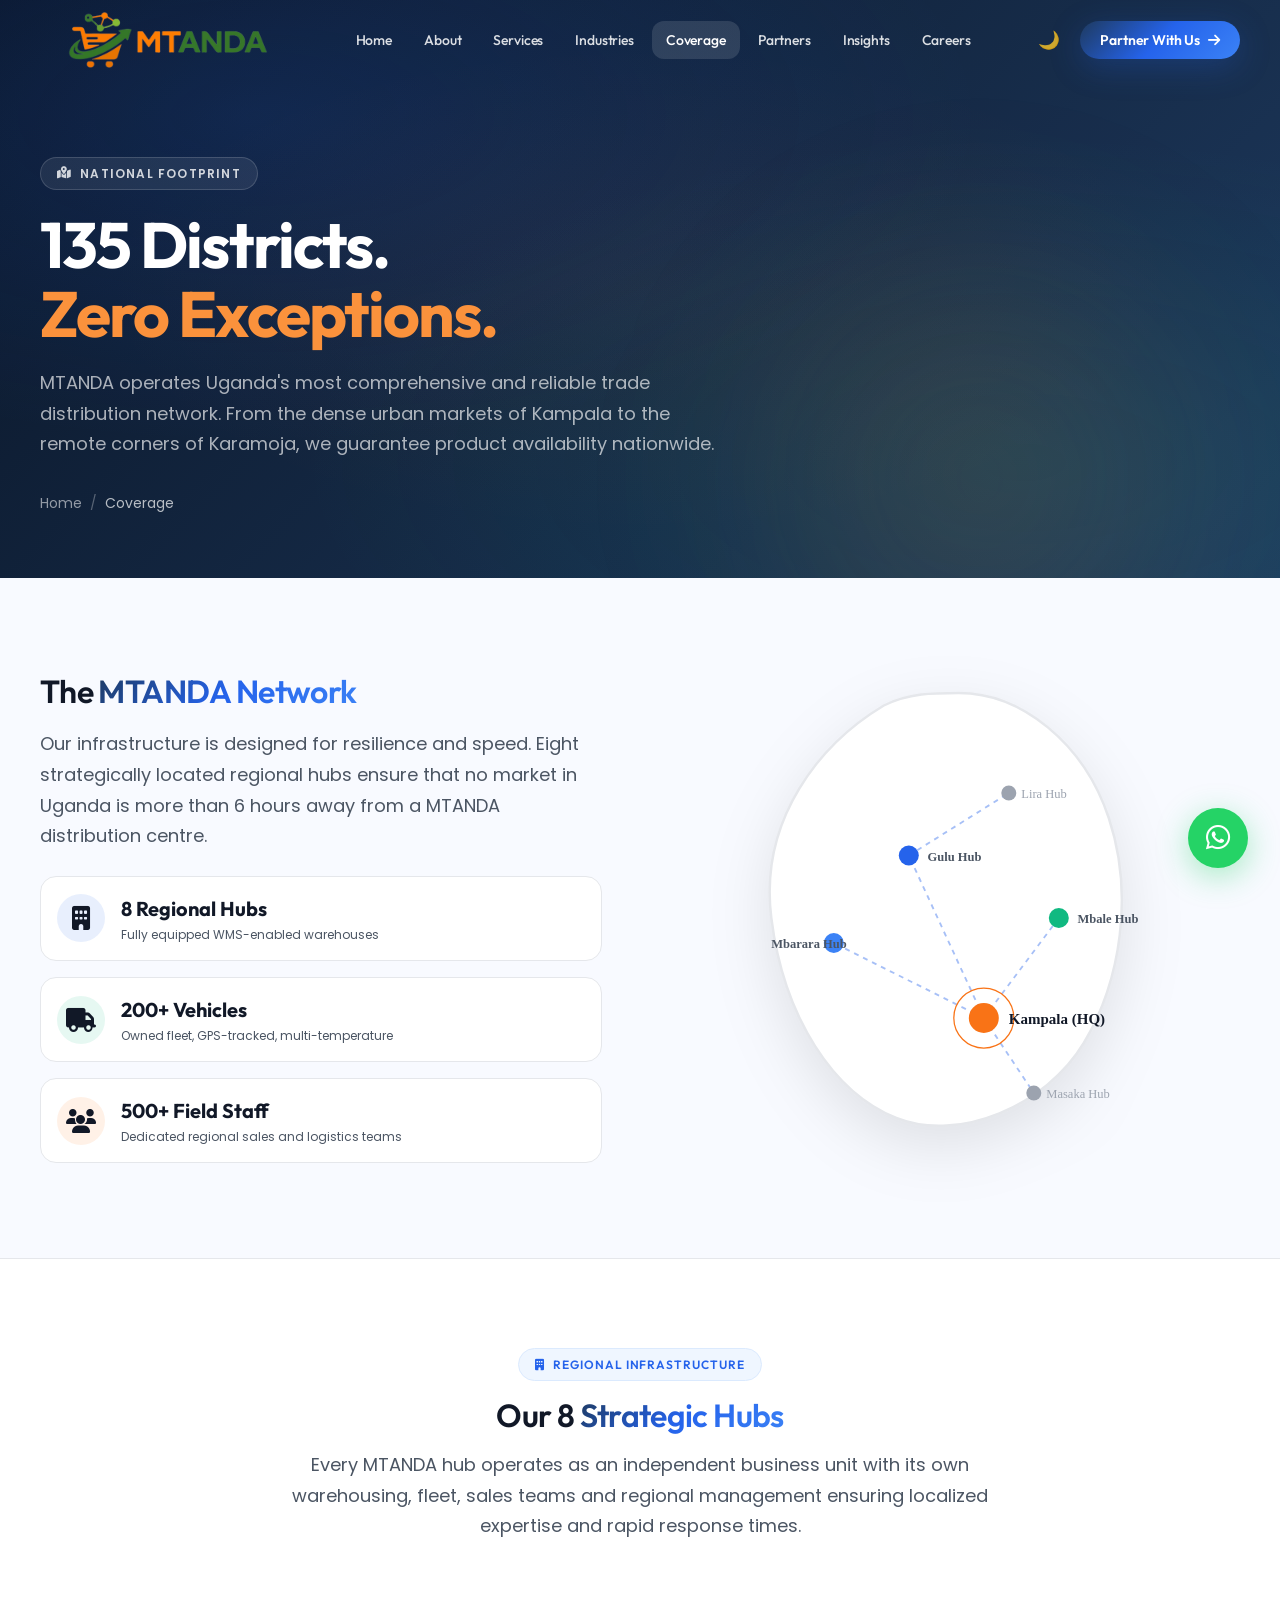
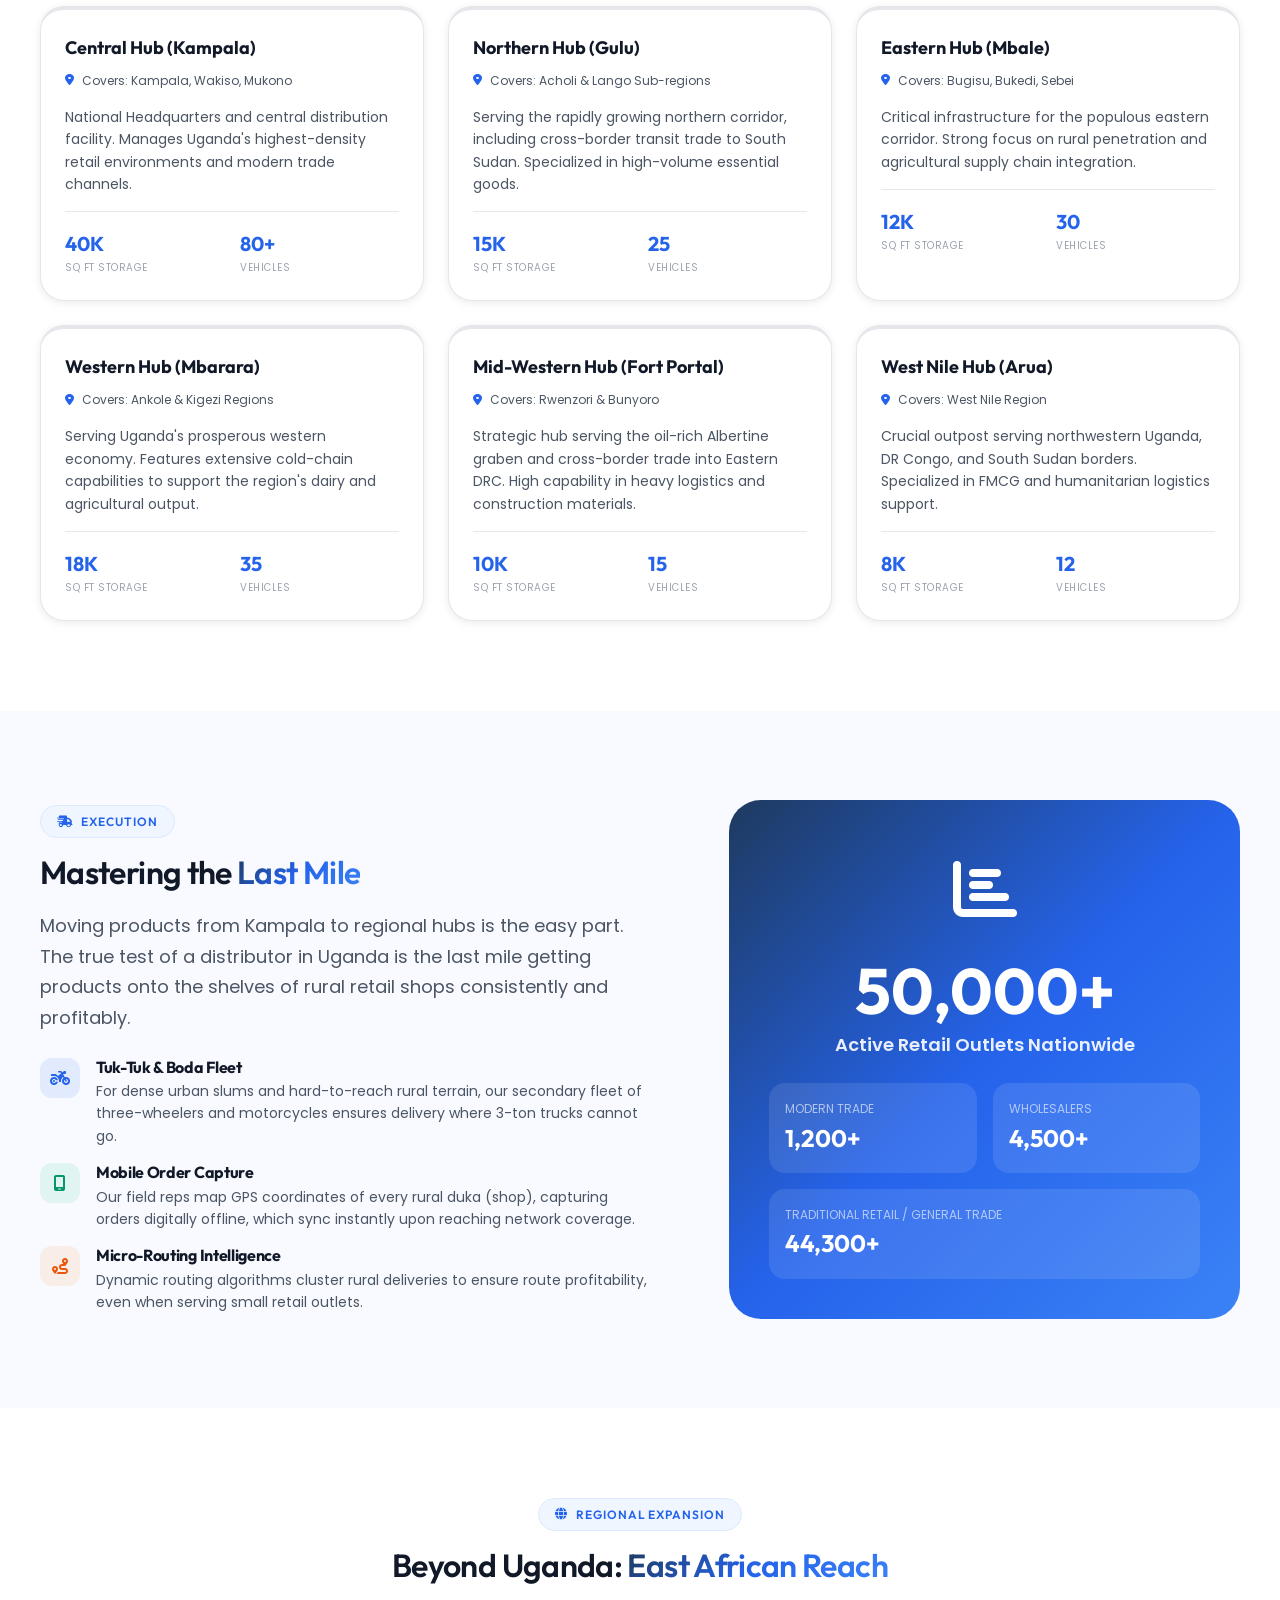
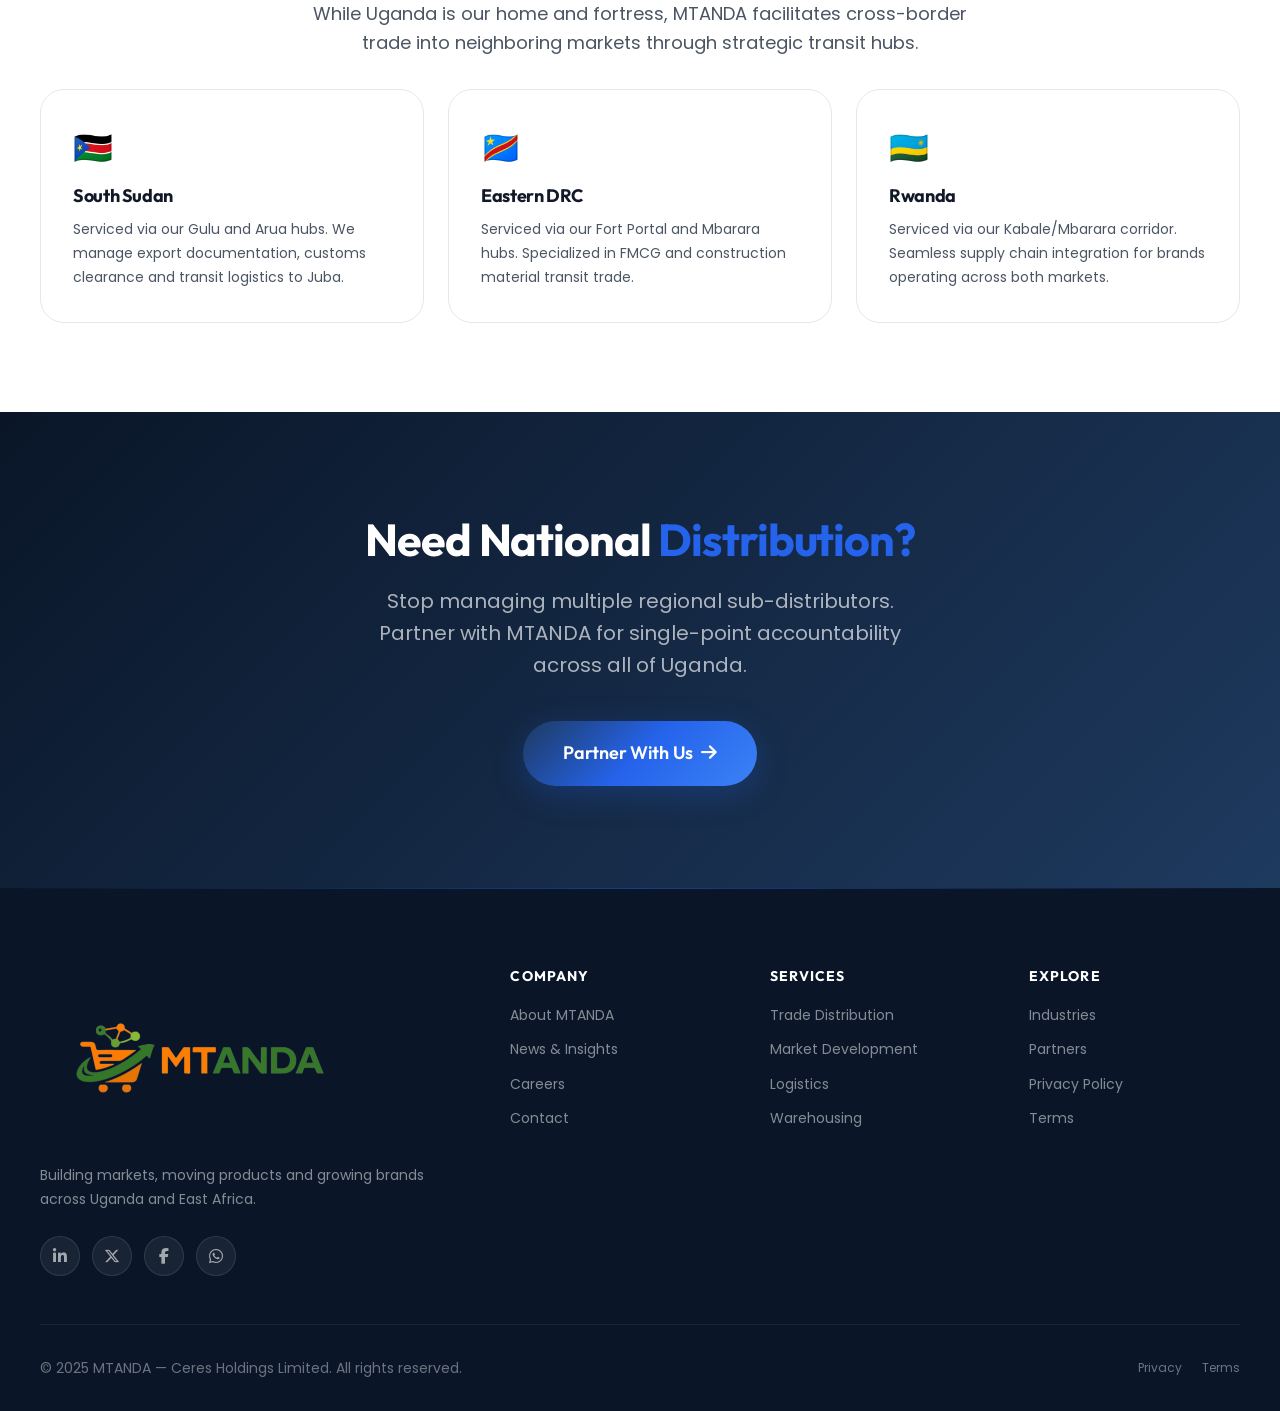
<file: coverage.html>
<!DOCTYPE html>
<html lang="en" data-theme="light">
<head>
  <meta charset="UTF-8"/>
  <meta name="viewport" content="width=device-width, initial-scale=1.0"/>
  <title>National Coverage & Regional Hubs — MTANDA Uganda</title>
  <meta name="description" content="MTANDA delivers nationwide distribution across all 135 districts of Uganda. Explore our 8 regional hubs, fleet network, and comprehensive route-to-market infrastructure."/>
  <meta name="robots" content="index, follow"/>
  <link rel="canonical" href="https://mtanda.co.ug/coverage"/>
  <link rel="preconnect" href="https://fonts.googleapis.com"/>
  <link href="https://fonts.googleapis.com/css2?family=Outfit:wght@300;400;500;600;700;800&family=Poppins:wght@300;400;500;600;700;800&display=swap" rel="stylesheet"/>
  <link rel="stylesheet" href="https://cdnjs.cloudflare.com/ajax/libs/font-awesome/6.5.1/css/all.min.css" crossorigin="anonymous" />
  <link rel="stylesheet" href="css/main.css"/>
  <link rel="stylesheet" href="css/pages.css"/>
  <style>
    .hub-grid { display: grid; grid-template-columns: repeat(auto-fit, minmax(300px, 1fr)); gap: var(--space-6); }
    .hub-card { border-top: 4px solid var(--border-color); }
    .hub-card:hover { border-top-color: var(--primary); }
    .hub-card-title { font-family: var(--font-display); font-weight: 700; font-size: var(--text-lg); color: var(--text-primary); margin-bottom: var(--space-2); }
    .hub-card-meta { font-size: var(--text-xs); color: var(--text-secondary); margin-bottom: var(--space-4); display: flex; align-items: center; gap: var(--space-2); }
    .hub-card-stats { display: flex; gap: var(--space-4); margin-top: var(--space-4); padding-top: var(--space-4); border-top: 1px solid var(--border-color); }
    .hub-stat-item { flex: 1; }
    .hub-stat-val { font-family: var(--font-display); font-weight: 700; font-size: 1.25rem; color: var(--primary); }
    .hub-stat-lbl { font-size: 10px; text-transform: uppercase; letter-spacing: 0.05em; color: var(--text-muted); }
  </style>
</head>
<body>
<header>
  <nav id="navbar" role="navigation" aria-label="Main navigation">
    <div class="nav-inner">
      <a href="index.html" class="nav-logo" aria-label="MTANDA Home">
        <img src="img/Mtanda.png" alt="MTANDA Logo" style="height: 144px; width: auto;" />
      </a>
      <ul class="nav-menu" role="list">
        <li><a href="index.html" class="nav-link" data-page="index.html">Home</a></li>
        <li><a href="about.html" class="nav-link" data-page="about.html">About</a></li>
        <li><a href="services.html" class="nav-link" data-page="services.html">Services</a></li>
        <li><a href="industries.html" class="nav-link" data-page="industries.html">Industries</a></li>
        <li><a href="coverage.html" class="nav-link page-active" data-page="coverage.html">Coverage</a></li>
        <li><a href="partners.html" class="nav-link" data-page="partners.html">Partners</a></li>
        <li><a href="blog.html" class="nav-link" data-page="blog.html">Insights</a></li>
        <li><a href="careers.html" class="nav-link" data-page="careers.html">Careers</a></li>
      </ul>
      <div class="nav-actions">
        <button class="theme-toggle" data-theme-toggle aria-label="Toggle dark mode"><span data-theme-icon><i class="fa-solid fa-moon"></i></span></button>
        <a href="contact.html" class="btn btn-primary btn-sm">Partner With Us <i class="fa-solid fa-arrow-right"></i></a>
        <button class="mobile-menu-btn" id="mobile-menu-btn" aria-label="Open menu" aria-expanded="false">
          <span class="hamburger-line"></span><span class="hamburger-line"></span><span class="hamburger-line"></span>
        </button>
      </div>
    </div>
  </nav>
</header>
<div id="mobile-menu">
  <a href="index.html" class="mobile-nav-link">Home</a>
  <a href="about.html" class="mobile-nav-link">About MTANDA</a>
  <a href="services.html" class="mobile-nav-link">Our Services</a>
  <a href="industries.html" class="mobile-nav-link">Industries</a>
  <a href="coverage.html" class="mobile-nav-link">Coverage</a>
  <a href="partners.html" class="mobile-nav-link">Partners</a>
  <a href="blog.html" class="mobile-nav-link">Insights</a>
  <a href="careers.html" class="mobile-nav-link">Careers</a>
  <a href="contact.html" class="mobile-nav-link">Contact</a>
  <div style="margin-top:2rem;"><a href="contact.html" class="btn btn-primary w-full" style="justify-content:center;">Partner With Us</a></div>
</div>
<div id="scroll-progress" aria-hidden="true"></div>

<main>
<!-- ── HERO ── -->
<section class="page-hero">
  <div class="page-hero-blob" style="width:600px;height:600px;background:radial-gradient(circle,rgba(249,115,22,0.15) 0%,transparent 70%);bottom:-200px;right:0;"></div>
  <div class="container page-hero-inner">
    <div class="page-hero-tag" data-aos="fade-up"><i class="fa-solid fa-map-location-dot"></i> National Footprint</div>
    <h1 class="display-lg" data-aos="fade-up" data-aos-delay="80">135 Districts.<br><span style="color:var(--orange-400);">Zero Exceptions.</span></h1>
    <p data-aos="fade-up" data-aos-delay="160">MTANDA operates Uganda's most comprehensive and reliable trade distribution network. From the dense urban markets of Kampala to the remote corners of Karamoja, we guarantee product availability nationwide.</p>
    <div class="page-hero-breadcrumb" data-aos="fade-up" data-aos-delay="220">
      <a href="index.html">Home</a><span>/</span><span style="color:rgba(255,255,255,0.7);">Coverage</span>
    </div>
  </div>
</section>

<!-- ── INTERACTIVE MAP SECTION ── -->
<section class="content-section" style="background:var(--bg-secondary);border-bottom:1px solid var(--border-color);overflow:hidden;position:relative;">
  <div class="container" style="display:grid;grid-template-columns:1fr 1fr;gap:clamp(3rem,6vw,6rem);align-items:center;">
    <div data-aos="fade-right">
      <h2 class="display-sm" style="margin-bottom:var(--space-5);">The <span class="text-gradient">MTANDA Network</span></h2>
      <p style="color:var(--text-secondary);font-size:var(--text-lg);line-height:1.7;margin-bottom:var(--space-6);">Our infrastructure is designed for resilience and speed. Eight strategically located regional hubs ensure that no market in Uganda is more than 6 hours away from a MTANDA distribution centre.</p>
      
      <div style="display:flex;flex-direction:column;gap:var(--space-4);">
        <div style="background:var(--bg-primary);border:1px solid var(--border-color);border-radius:var(--radius-lg);padding:var(--space-4);display:flex;align-items:center;gap:var(--space-4);">
          <div style="width:48px;height:48px;border-radius:50%;background:rgba(37,99,235,0.1);display:flex;align-items:center;justify-content:center;font-size:1.5rem;"><i class="fa-solid fa-building"></i></div>
          <div><div style="font-family:var(--font-display);font-weight:700;font-size:1.25rem;">8 Regional Hubs</div><div style="font-size:var(--text-xs);color:var(--text-secondary);">Fully equipped WMS-enabled warehouses</div></div>
        </div>
        <div style="background:var(--bg-primary);border:1px solid var(--border-color);border-radius:var(--radius-lg);padding:var(--space-4);display:flex;align-items:center;gap:var(--space-4);">
          <div style="width:48px;height:48px;border-radius:50%;background:rgba(16,185,129,0.1);display:flex;align-items:center;justify-content:center;font-size:1.5rem;"><i class="fa-solid fa-truck"></i></div>
          <div><div style="font-family:var(--font-display);font-weight:700;font-size:1.25rem;">200+ Vehicles</div><div style="font-size:var(--text-xs);color:var(--text-secondary);">Owned fleet, GPS-tracked, multi-temperature</div></div>
        </div>
        <div style="background:var(--bg-primary);border:1px solid var(--border-color);border-radius:var(--radius-lg);padding:var(--space-4);display:flex;align-items:center;gap:var(--space-4);">
          <div style="width:48px;height:48px;border-radius:50%;background:rgba(249,115,22,0.1);display:flex;align-items:center;justify-content:center;font-size:1.5rem;"><i class="fa-solid fa-users"></i></div>
          <div><div style="font-family:var(--font-display);font-weight:700;font-size:1.25rem;">500+ Field Staff</div><div style="font-size:var(--text-xs);color:var(--text-secondary);">Dedicated regional sales and logistics teams</div></div>
        </div>
      </div>
    </div>
    
    <div data-aos="fade-left" data-aos-delay="100" style="position:relative;height:500px;display:flex;align-items:center;justify-content:center;">
      <svg viewBox="0 0 400 400" width="100%" height="100%" style="overflow:visible;filter:drop-shadow(0 20px 30px rgba(0,0,0,0.1));">
        <!-- Abstract Uganda Map Path -->
        <path d="M200 20 C250 20, 300 60, 320 120 C340 180, 330 250, 300 300 C270 350, 200 380, 150 360 C100 340, 60 280, 50 200 C40 120, 90 60, 140 30 C160 20, 180 20, 200 20 Z" fill="var(--bg-primary)" stroke="var(--border-color)" stroke-width="2"/>
        
        <!-- Connection Lines -->
        <g stroke="var(--primary)" stroke-width="1.5" stroke-dasharray="4 4" opacity="0.4">
          <line x1="220" y1="280" x2="280" y2="200" />
          <line x1="220" y1="280" x2="160" y2="150" />
          <line x1="220" y1="280" x2="100" y2="220" />
          <line x1="220" y1="280" x2="260" y2="340" />
          <line x1="160" y1="150" x2="240" y2="100" />
        </g>
        
        <!-- Nodes -->
        <g>
          <!-- Kampala (Central) -->
          <circle cx="220" cy="280" r="12" fill="var(--orange-500)"/>
          <circle cx="220" cy="280" r="24" fill="transparent" stroke="var(--orange-500)" stroke-width="1" class="pulse-ring"/>
          <text x="240" y="285" fill="var(--text-primary)" font-size="12" font-family="Space Grotesk" font-weight="700">Kampala (HQ)</text>
          
          <!-- Gulu (North) -->
          <circle cx="160" cy="150" r="8" fill="var(--primary)"/>
          <text x="175" y="154" fill="var(--text-secondary)" font-size="10" font-family="Inter" font-weight="600">Gulu Hub</text>
          
          <!-- Mbale (East) -->
          <circle cx="280" cy="200" r="8" fill="var(--emerald-500)"/>
          <text x="295" y="204" fill="var(--text-secondary)" font-size="10" font-family="Inter" font-weight="600">Mbale Hub</text>
          
          <!-- Mbarara (West) -->
          <circle cx="100" cy="220" r="8" fill="var(--blue-400)"/>
          <text x="50" y="224" fill="var(--text-secondary)" font-size="10" font-family="Inter" font-weight="600">Mbarara Hub</text>
          
          <!-- Lira -->
          <circle cx="240" cy="100" r="6" fill="var(--gray-400)"/>
          <text x="250" y="104" fill="var(--text-muted)" font-size="10" font-family="Inter">Lira Hub</text>
          
          <!-- Masaka -->
          <circle cx="260" cy="340" r="6" fill="var(--gray-400)"/>
          <text x="270" y="344" fill="var(--text-muted)" font-size="10" font-family="Inter">Masaka Hub</text>
        </g>
      </svg>
    </div>
  </div>
</section>

<!-- ── REGIONAL HUBS ── -->
<section class="content-section">
  <div class="container">
    <div class="section-header" data-aos="fade-up">
      <div class="section-tag"><i class="fa-solid fa-building"></i> Regional Infrastructure</div>
      <h2 class="display-sm">Our 8 <span class="text-gradient">Strategic Hubs</span></h2>
      <p>Every MTANDA hub operates as an independent business unit with its own warehousing, fleet, sales teams and regional management ensuring localized expertise and rapid response times.</p>
    </div>
    
    <div class="hub-grid">
      <!-- Hub 1 -->
      <div class="card hub-card" data-aos="fade-up" data-aos-delay="0">
        <div class="hub-card-title">Central Hub (Kampala)</div>
        <div class="hub-card-meta"><i class="fa-solid fa-location-dot" style="color:var(--primary);"></i> Covers: Kampala, Wakiso, Mukono</div>
        <p style="font-size:var(--text-sm);color:var(--text-secondary);line-height:1.6;margin-bottom:var(--space-4);">National Headquarters and central distribution facility. Manages Uganda's highest-density retail environments and modern trade channels.</p>
        <div class="hub-card-stats">
          <div class="hub-stat-item"><div class="hub-stat-val">40K</div><div class="hub-stat-lbl">Sq Ft Storage</div></div>
          <div class="hub-stat-item"><div class="hub-stat-val">80+</div><div class="hub-stat-lbl">Vehicles</div></div>
        </div>
      </div>
      
      <!-- Hub 2 -->
      <div class="card hub-card" data-aos="fade-up" data-aos-delay="60">
        <div class="hub-card-title">Northern Hub (Gulu)</div>
        <div class="hub-card-meta"><i class="fa-solid fa-location-dot" style="color:var(--primary);"></i> Covers: Acholi & Lango Sub-regions</div>
        <p style="font-size:var(--text-sm);color:var(--text-secondary);line-height:1.6;margin-bottom:var(--space-4);">Serving the rapidly growing northern corridor, including cross-border transit trade to South Sudan. Specialized in high-volume essential goods.</p>
        <div class="hub-card-stats">
          <div class="hub-stat-item"><div class="hub-stat-val">15K</div><div class="hub-stat-lbl">Sq Ft Storage</div></div>
          <div class="hub-stat-item"><div class="hub-stat-val">25</div><div class="hub-stat-lbl">Vehicles</div></div>
        </div>
      </div>
      
      <!-- Hub 3 -->
      <div class="card hub-card" data-aos="fade-up" data-aos-delay="120">
        <div class="hub-card-title">Eastern Hub (Mbale)</div>
        <div class="hub-card-meta"><i class="fa-solid fa-location-dot" style="color:var(--primary);"></i> Covers: Bugisu, Bukedi, Sebei</div>
        <p style="font-size:var(--text-sm);color:var(--text-secondary);line-height:1.6;margin-bottom:var(--space-4);">Critical infrastructure for the populous eastern corridor. Strong focus on rural penetration and agricultural supply chain integration.</p>
        <div class="hub-card-stats">
          <div class="hub-stat-item"><div class="hub-stat-val">12K</div><div class="hub-stat-lbl">Sq Ft Storage</div></div>
          <div class="hub-stat-item"><div class="hub-stat-val">30</div><div class="hub-stat-lbl">Vehicles</div></div>
        </div>
      </div>
      
      <!-- Hub 4 -->
      <div class="card hub-card" data-aos="fade-up" data-aos-delay="0">
        <div class="hub-card-title">Western Hub (Mbarara)</div>
        <div class="hub-card-meta"><i class="fa-solid fa-location-dot" style="color:var(--primary);"></i> Covers: Ankole & Kigezi Regions</div>
        <p style="font-size:var(--text-sm);color:var(--text-secondary);line-height:1.6;margin-bottom:var(--space-4);">Serving Uganda's prosperous western economy. Features extensive cold-chain capabilities to support the region's dairy and agricultural output.</p>
        <div class="hub-card-stats">
          <div class="hub-stat-item"><div class="hub-stat-val">18K</div><div class="hub-stat-lbl">Sq Ft Storage</div></div>
          <div class="hub-stat-item"><div class="hub-stat-val">35</div><div class="hub-stat-lbl">Vehicles</div></div>
        </div>
      </div>
      
      <!-- Hub 5 -->
      <div class="card hub-card" data-aos="fade-up" data-aos-delay="60">
        <div class="hub-card-title">Mid-Western Hub (Fort Portal)</div>
        <div class="hub-card-meta"><i class="fa-solid fa-location-dot" style="color:var(--primary);"></i> Covers: Rwenzori & Bunyoro</div>
        <p style="font-size:var(--text-sm);color:var(--text-secondary);line-height:1.6;margin-bottom:var(--space-4);">Strategic hub serving the oil-rich Albertine graben and cross-border trade into Eastern DRC. High capability in heavy logistics and construction materials.</p>
        <div class="hub-card-stats">
          <div class="hub-stat-item"><div class="hub-stat-val">10K</div><div class="hub-stat-lbl">Sq Ft Storage</div></div>
          <div class="hub-stat-item"><div class="hub-stat-val">15</div><div class="hub-stat-lbl">Vehicles</div></div>
        </div>
      </div>
      
      <!-- Hub 6 -->
      <div class="card hub-card" data-aos="fade-up" data-aos-delay="120">
        <div class="hub-card-title">West Nile Hub (Arua)</div>
        <div class="hub-card-meta"><i class="fa-solid fa-location-dot" style="color:var(--primary);"></i> Covers: West Nile Region</div>
        <p style="font-size:var(--text-sm);color:var(--text-secondary);line-height:1.6;margin-bottom:var(--space-4);">Crucial outpost serving northwestern Uganda, DR Congo, and South Sudan borders. Specialized in FMCG and humanitarian logistics support.</p>
        <div class="hub-card-stats">
          <div class="hub-stat-item"><div class="hub-stat-val">8K</div><div class="hub-stat-lbl">Sq Ft Storage</div></div>
          <div class="hub-stat-item"><div class="hub-stat-val">12</div><div class="hub-stat-lbl">Vehicles</div></div>
        </div>
      </div>
    </div>
  </div>
</section>

<!-- ── LAST MILE DELIVERY ── -->
<section class="content-section content-section-alt">
  <div class="container">
    <div style="display:grid;grid-template-columns:1.2fr 1fr;gap:clamp(3rem,6vw,6rem);align-items:center;">
      <div data-aos="fade-right">
        <div class="section-tag"><i class="fa-solid fa-truck-fast"></i> Execution</div>
        <h2 class="display-sm" style="margin-bottom:var(--space-5);">Mastering the <span class="text-gradient">Last Mile</span></h2>
        <p style="color:var(--text-secondary);font-size:var(--text-lg);line-height:1.7;margin-bottom:var(--space-6);">Moving products from Kampala to regional hubs is the easy part. The true test of a distributor in Uganda is the last mile getting products onto the shelves of rural retail shops consistently and profitably.</p>
        <ul style="display:flex;flex-direction:column;gap:var(--space-4);">
          <li style="display:flex;gap:var(--space-4);align-items:flex-start;">
            <div style="width:40px;height:40px;border-radius:var(--radius-md);background:rgba(37,99,235,0.1);display:flex;align-items:center;justify-content:center;color:var(--primary);flex-shrink:0;"><i class="fa-solid fa-motorcycle"></i></div>
            <div>
              <h4 style="font-family:var(--font-display);font-weight:700;margin-bottom:4px;color:var(--text-primary);">Tuk-Tuk & Boda Fleet</h4>
              <p style="font-size:var(--text-sm);color:var(--text-secondary);line-height:1.6;">For dense urban slums and hard-to-reach rural terrain, our secondary fleet of three-wheelers and motorcycles ensures delivery where 3-ton trucks cannot go.</p>
            </div>
          </li>
          <li style="display:flex;gap:var(--space-4);align-items:flex-start;">
            <div style="width:40px;height:40px;border-radius:var(--radius-md);background:rgba(16,185,129,0.1);display:flex;align-items:center;justify-content:center;color:var(--emerald-600);flex-shrink:0;"><i class="fa-solid fa-mobile-screen"></i></div>
            <div>
              <h4 style="font-family:var(--font-display);font-weight:700;margin-bottom:4px;color:var(--text-primary);">Mobile Order Capture</h4>
              <p style="font-size:var(--text-sm);color:var(--text-secondary);line-height:1.6;">Our field reps map GPS coordinates of every rural duka (shop), capturing orders digitally offline, which sync instantly upon reaching network coverage.</p>
            </div>
          </li>
          <li style="display:flex;gap:var(--space-4);align-items:flex-start;">
            <div style="width:40px;height:40px;border-radius:var(--radius-md);background:rgba(249,115,22,0.1);display:flex;align-items:center;justify-content:center;color:var(--orange-600);flex-shrink:0;"><i class="fa-solid fa-route"></i></div>
            <div>
              <h4 style="font-family:var(--font-display);font-weight:700;margin-bottom:4px;color:var(--text-primary);">Micro-Routing Intelligence</h4>
              <p style="font-size:var(--text-sm);color:var(--text-secondary);line-height:1.6;">Dynamic routing algorithms cluster rural deliveries to ensure route profitability, even when serving small retail outlets.</p>
            </div>
          </li>
        </ul>
      </div>
      <div data-aos="fade-left" data-aos-delay="100">
        <div style="background:var(--gradient-primary);border-radius:var(--radius-2xl);padding:var(--space-10);color:white;text-align:center;">
          <div style="font-size:4rem;margin-bottom:var(--space-4);"><i class="fa-solid fa-chart-bar"></i></div>
          <div style="font-family:var(--font-display);font-size:4rem;font-weight:700;line-height:1;margin-bottom:var(--space-2);">50,000+</div>
          <div style="font-size:var(--text-lg);font-weight:600;color:rgba(255,255,255,0.9);margin-bottom:var(--space-6);">Active Retail Outlets Nationwide</div>
          <div style="display:grid;grid-template-columns:1fr 1fr;gap:var(--space-4);text-align:left;">
            <div style="background:rgba(255,255,255,0.1);padding:var(--space-4);border-radius:var(--radius-lg);">
              <div style="font-size:var(--text-xs);color:rgba(255,255,255,0.6);text-transform:uppercase;">Modern Trade</div>
              <div style="font-family:var(--font-display);font-weight:700;font-size:1.5rem;">1,200+</div>
            </div>
            <div style="background:rgba(255,255,255,0.1);padding:var(--space-4);border-radius:var(--radius-lg);">
              <div style="font-size:var(--text-xs);color:rgba(255,255,255,0.6);text-transform:uppercase;">Wholesalers</div>
              <div style="font-family:var(--font-display);font-weight:700;font-size:1.5rem;">4,500+</div>
            </div>
            <div style="background:rgba(255,255,255,0.1);padding:var(--space-4);border-radius:var(--radius-lg);grid-column:1/-1;">
              <div style="font-size:var(--text-xs);color:rgba(255,255,255,0.6);text-transform:uppercase;">Traditional Retail / General Trade</div>
              <div style="font-family:var(--font-display);font-weight:700;font-size:1.5rem;">44,300+</div>
            </div>
          </div>
        </div>
      </div>
    </div>
  </div>
</section>

<!-- ── CROSS BORDER ── -->
<section class="content-section">
  <div class="container" style="text-align:center;">
    <div class="section-tag" data-aos="fade-up"><i class="fa-solid fa-globe"></i> Regional Expansion</div>
    <h2 class="display-sm" data-aos="fade-up" data-aos-delay="80">Beyond Uganda: <span class="text-gradient">East African Reach</span></h2>
    <p style="color:var(--text-secondary);font-size:var(--text-lg);max-width:700px;margin:var(--space-4) auto var(--space-8);" data-aos="fade-up" data-aos-delay="120">While Uganda is our home and fortress, MTANDA facilitates cross-border trade into neighboring markets through strategic transit hubs.</p>
    
    <div class="grid-3" style="text-align:left;" data-aos="fade-up" data-aos-delay="160">
      <div class="info-card">
        <div style="font-size:2rem;margin-bottom:var(--space-3);">🇸🇸</div>
        <h3 style="font-size:var(--text-lg);">South Sudan</h3>
        <p>Serviced via our Gulu and Arua hubs. We manage export documentation, customs clearance and transit logistics to Juba.</p>
      </div>
      <div class="info-card">
        <div style="font-size:2rem;margin-bottom:var(--space-3);">🇨🇩</div>
        <h3 style="font-size:var(--text-lg);">Eastern DRC</h3>
        <p>Serviced via our Fort Portal and Mbarara hubs. Specialized in FMCG and construction material transit trade.</p>
      </div>
      <div class="info-card">
        <div style="font-size:2rem;margin-bottom:var(--space-3);">🇷🇼</div>
        <h3 style="font-size:var(--text-lg);">Rwanda</h3>
        <p>Serviced via our Kabale/Mbarara corridor. Seamless supply chain integration for brands operating across both markets.</p>
      </div>
    </div>
  </div>
</section>

<!-- ── CTA ── -->
<section style="padding:clamp(5rem,8vw,8rem) 0;background:var(--gradient-dark);">
  <div class="container" style="text-align:center;">
    <h2 class="display-md" style="color:white;margin-bottom:var(--space-5);" data-aos="fade-up">Need National <span style="color:var(--primary);">Distribution?</span></h2>
    <p style="color:rgba(255,255,255,0.65);font-size:var(--text-xl);max-width:560px;margin:0 auto var(--space-10);" data-aos="fade-up" data-aos-delay="80">Stop managing multiple regional sub-distributors. Partner with MTANDA for single-point accountability across all of Uganda.</p>
    <div style="display:flex;gap:var(--space-4);justify-content:center;flex-wrap:wrap;" data-aos="fade-up" data-aos-delay="160">
      <a href="contact.html" class="btn btn-primary btn-lg">Partner With Us <i class="fa-solid fa-arrow-right"></i></a>
    </div>
  </div>
</section>
</main>

<footer id="footer" role="contentinfo">
  <div class="container">
    <div class="footer-grid">
      <div class="footer-brand">
        <img src="img/Mtanda.png" alt="MTANDA Logo" style="max-height: 180px; margin-bottom: 1rem;" />
        <p>Building markets, moving products and growing brands across Uganda and East Africa.</p>
        <div class="footer-social">
          <a href="#" class="footer-social-link" aria-label="LinkedIn"><i class="fa-brands fa-linkedin-in"></i></a>
          <a href="#" class="footer-social-link" aria-label="Twitter/X"><i class="fa-brands fa-x-twitter"></i></a>
          <a href="#" class="footer-social-link" aria-label="Facebook"><i class="fa-brands fa-facebook-f"></i></a>
          <a href="https://wa.me/256700000000" class="footer-social-link" aria-label="WhatsApp" target="_blank" rel="noopener"><i class="fa-brands fa-whatsapp"></i></a>
        </div>
      </div>
      <nav aria-label="Company links"><div class="footer-col"><h4>Company</h4><ul class="footer-links">
        <li><a href="about.html" class="footer-link">About MTANDA</a></li>
        <li><a href="blog.html" class="footer-link">News & Insights</a></li>
        <li><a href="careers.html" class="footer-link">Careers</a></li>
        <li><a href="contact.html" class="footer-link">Contact</a></li>
      </ul></div></nav>
      <nav aria-label="Services links"><div class="footer-col"><h4>Services</h4><ul class="footer-links">
        <li><a href="services.html" class="footer-link">Trade Distribution</a></li>
        <li><a href="services.html" class="footer-link">Market Development</a></li>
        <li><a href="services.html" class="footer-link">Logistics</a></li>
        <li><a href="services.html" class="footer-link">Warehousing</a></li>
      </ul></div></nav>
      <nav aria-label="Other links"><div class="footer-col"><h4>Explore</h4><ul class="footer-links">
        <li><a href="industries.html" class="footer-link">Industries</a></li>
        <li><a href="partners.html" class="footer-link">Partners</a></li>
        <li><a href="privacy.html" class="footer-link">Privacy Policy</a></li>
        <li><a href="terms.html" class="footer-link">Terms</a></li>
      </ul></div></nav>
    </div>
    <div class="footer-bottom">
      <p class="footer-copyright">© 2025 MTANDA — Ceres Holdings Limited. All rights reserved.</p>
      <div class="footer-legal"><a href="privacy.html">Privacy</a><a href="terms.html">Terms</a></div>
    </div>
  </div>
</footer>

<a href="https://wa.me/256700000000" id="whatsapp-btn" aria-label="WhatsApp"><i class="fa-brands fa-whatsapp"></i></a>
<button id="back-to-top" aria-label="Back to top"><i class="fa-solid fa-chevron-up"></i></button>

<script src="js/main.js" defer></script>
<script src="js/pages.js" defer></script>
<style>
@media(max-width:768px) { [style*="grid-template-columns:repeat(3,1fr)"] { grid-template-columns:1fr!important; } }
@media(max-width:900px) { section.content-section > .container[style*="grid-template-columns:1fr 1fr"], section.content-section > .container > div[style*="grid-template-columns:1.2fr 1fr"] { grid-template-columns:1fr!important; } }
</style>
</body>
</html>
</file>
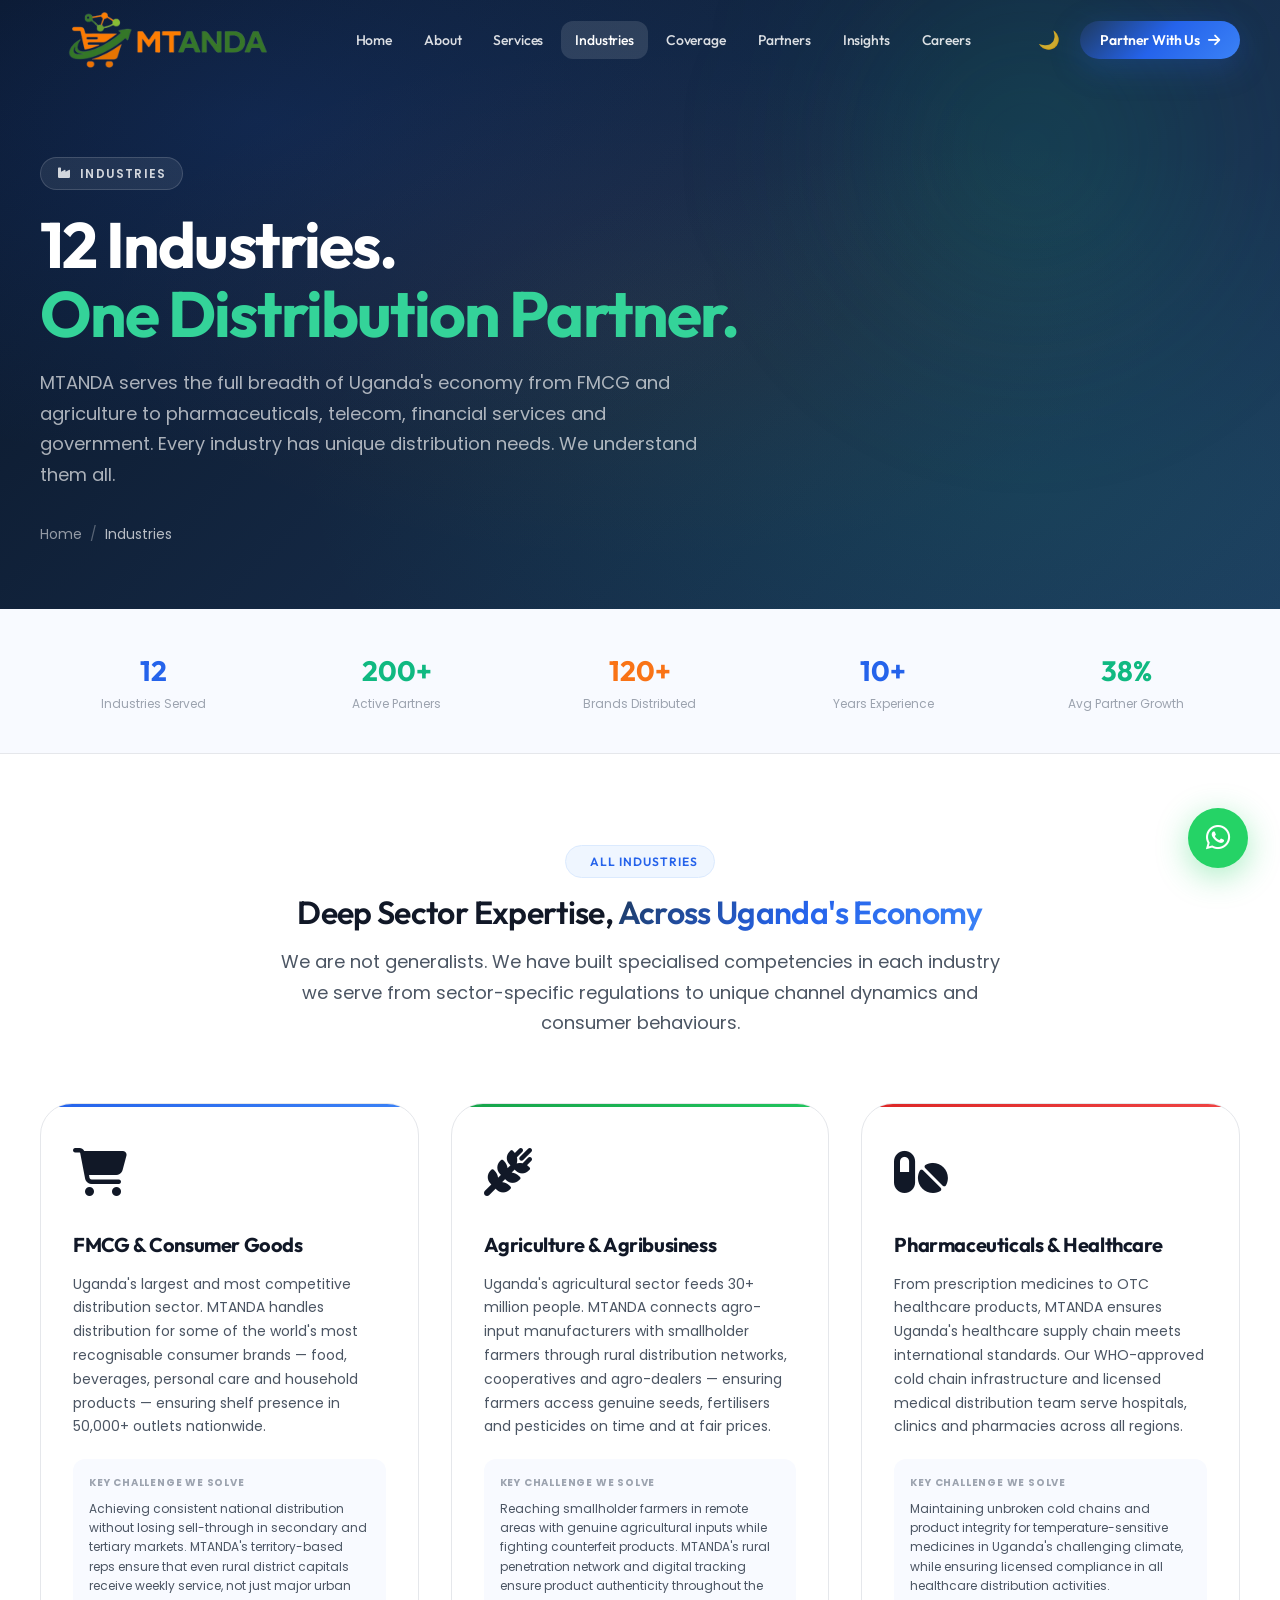
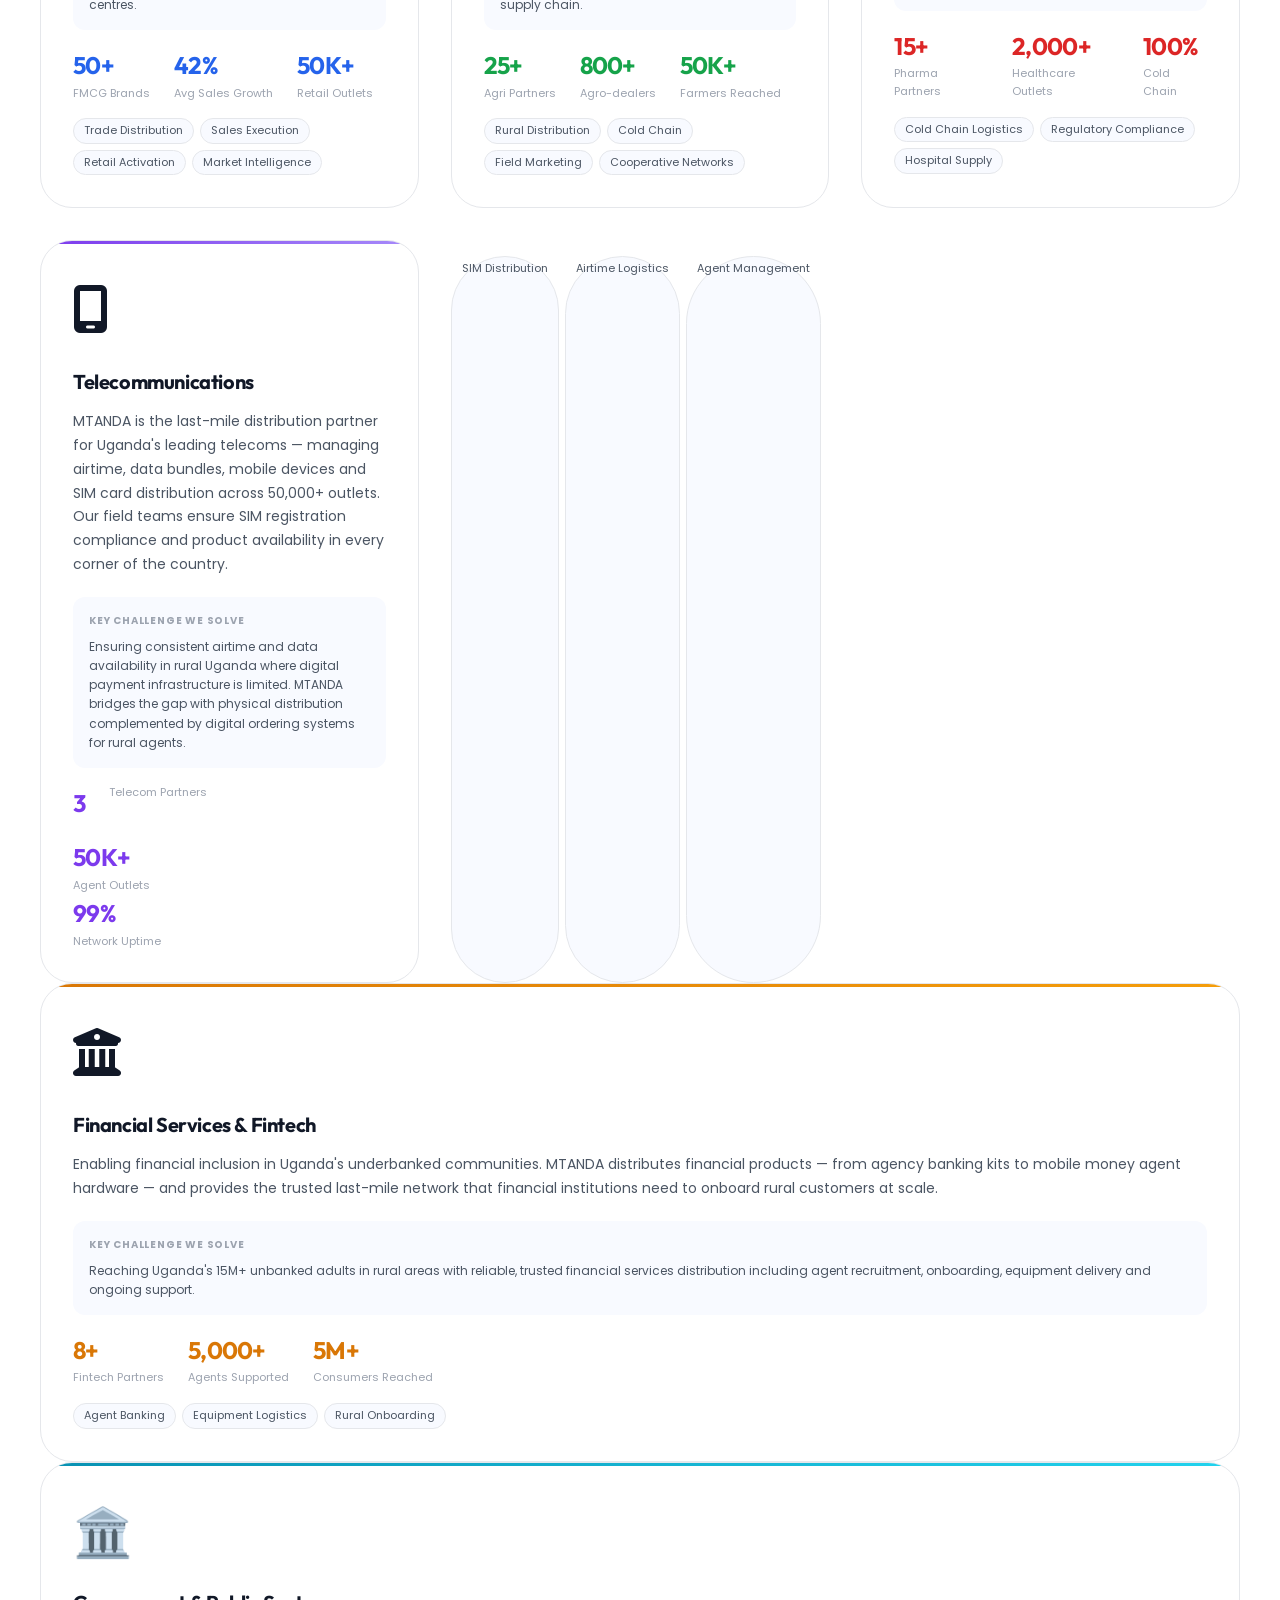
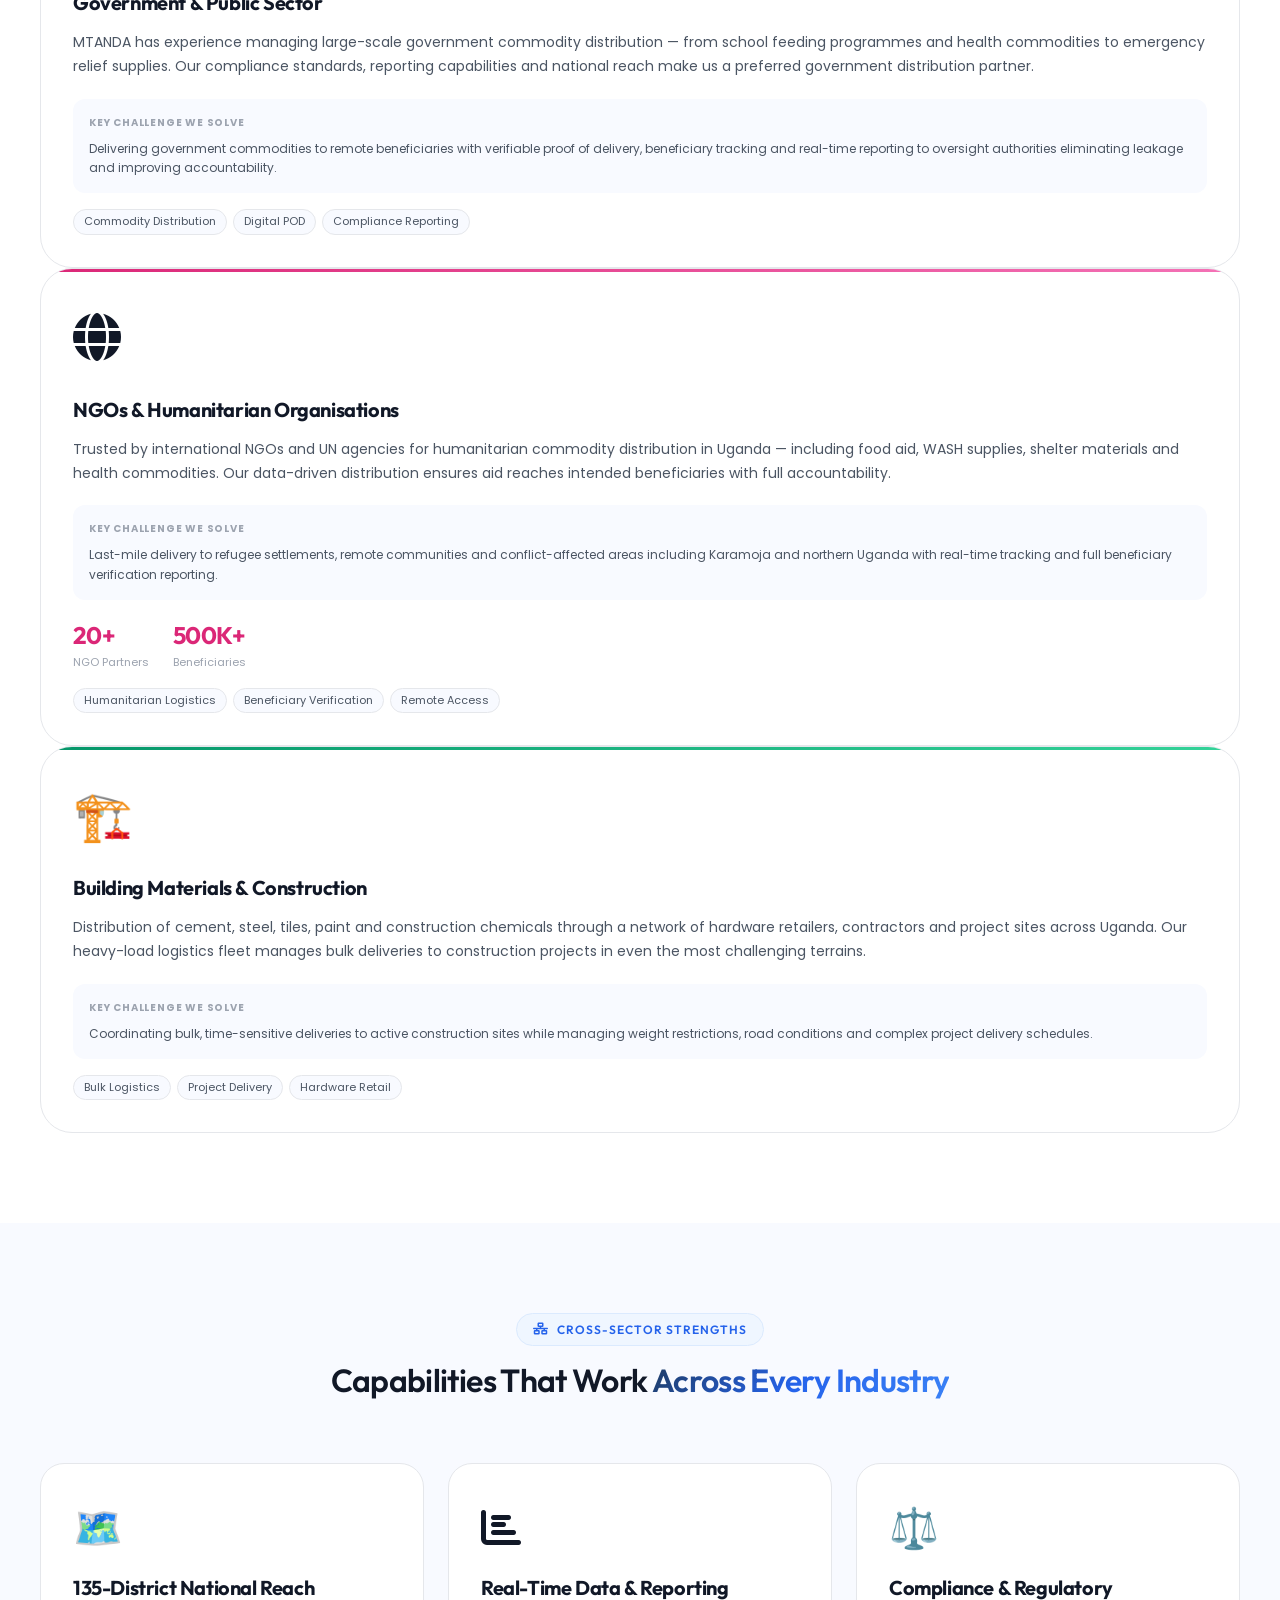
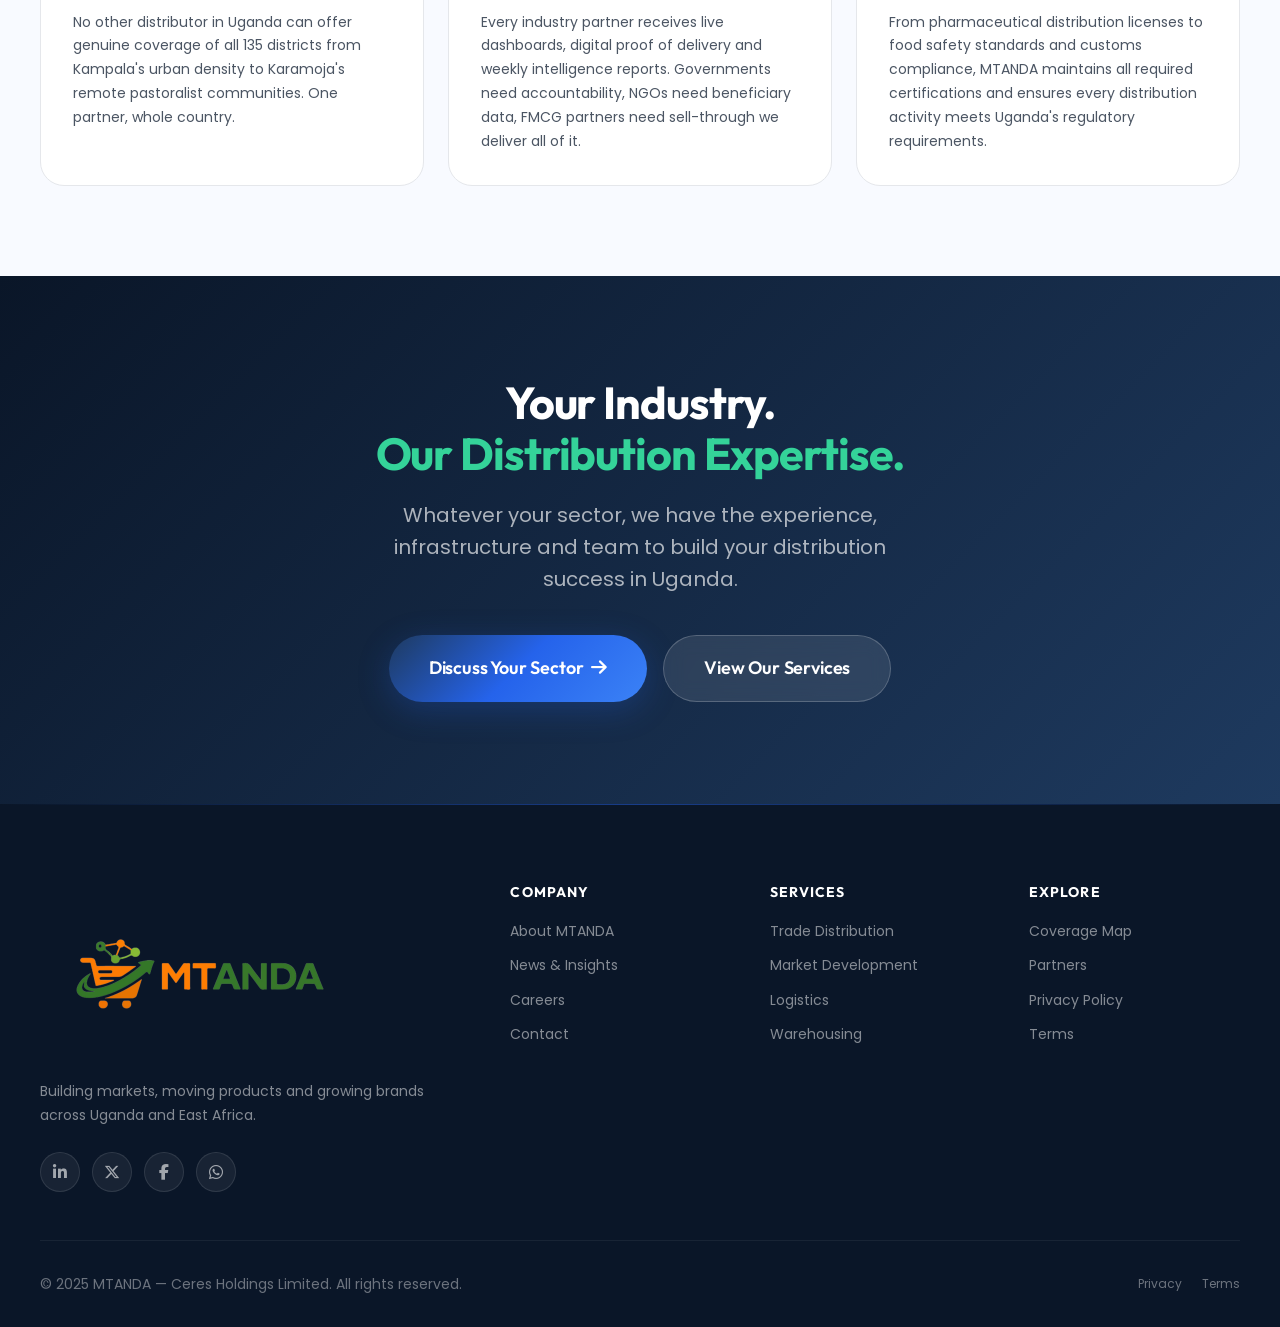
<file: industries.html>
<!DOCTYPE html>
<html lang="en" data-theme="light">
<head>
  <meta charset="UTF-8"/>
  <meta name="viewport" content="width=device-width, initial-scale=1.0"/>
  <title>Industries We Serve — MTANDA Uganda | FMCG, Agri, Pharma, Telecom & More</title>
  <meta name="description" content="MTANDA serves 12 industries including FMCG, Agriculture, Pharmaceuticals, Telecommunications, Financial Services, Government, NGOs and more across Uganda and East Africa."/>
  <meta name="robots" content="index, follow"/>
  <link rel="canonical" href="https://mtanda.co.ug/industries"/>
  <link rel="preconnect" href="https://fonts.googleapis.com"/>
  <link href="https://fonts.googleapis.com/css2?family=Outfit:wght@300;400;500;600;700;800&family=Poppins:wght@300;400;500;600;700;800&display=swap" rel="stylesheet"/>
  <link rel="stylesheet" href="https://cdnjs.cloudflare.com/ajax/libs/font-awesome/6.5.1/css/all.min.css" crossorigin="anonymous" />
  <link rel="stylesheet" href="css/main.css"/>
  <link rel="stylesheet" href="css/pages.css"/>
  <style>
    .ind-card {
      background: var(--bg-primary);
      border: 1px solid var(--border-color);
      border-radius: var(--radius-2xl);
      padding: var(--space-8);
      transition: all var(--transition-slow);
      position: relative;
      overflow: hidden;
    }
    [data-theme="dark"] .ind-card { background: var(--bg-secondary); border-color: rgba(255,255,255,0.06); }
    .ind-card::before {
      content: '';
      position: absolute;
      top: 0; left: 0; right: 0;
      height: 3px;
      transition: opacity var(--transition-base);
      opacity: 0;
    }
    .ind-card:hover { transform: translateY(-6px); box-shadow: var(--shadow-xl); }
    .ind-card:hover::before { opacity: 1; }
    .ind-icon { font-size: 3rem; margin-bottom: var(--space-4); }
    .ind-title { font-family: var(--font-display); font-weight: 700; font-size: var(--text-xl); color: var(--text-primary); letter-spacing: -0.02em; margin-bottom: var(--space-3); }
    .ind-desc { font-size: var(--text-sm); color: var(--text-secondary); line-height: 1.7; margin-bottom: var(--space-5); }
    .ind-challenge { background: var(--bg-secondary); border-radius: var(--radius-md); padding: var(--space-4); margin-bottom: var(--space-4); }
    [data-theme="dark"] .ind-challenge { background: var(--bg-tertiary); }
    .ind-challenge-label { font-size: 10px; font-weight: 700; text-transform: uppercase; letter-spacing: 0.08em; color: var(--text-muted); margin-bottom: var(--space-2); }
    .ind-challenge p { font-size: var(--text-xs); color: var(--text-secondary); line-height: 1.6; }
    .ind-services { display: flex; gap: 6px; flex-wrap: wrap; margin-top: var(--space-4); }
    .ind-service-tag { padding: 3px 10px; background: var(--bg-secondary); border: 1px solid var(--border-color); border-radius: var(--radius-full); font-size: 11px; color: var(--text-secondary); }
    [data-theme="dark"] .ind-service-tag { background: rgba(255,255,255,0.06); border-color: rgba(255,255,255,0.08); }
    .ind-stat { display: flex; flex-direction: column; }
    .ind-stat-val { font-family: var(--font-display); font-weight: 700; font-size: 1.5rem; letter-spacing: -0.03em; }
    .ind-stat-lbl { font-size: 11px; color: var(--text-muted); }
  </style>
</head>
<body>
<header>
  <nav id="navbar" role="navigation" aria-label="Main navigation">
    <div class="nav-inner">
      <a href="index.html" class="nav-logo" aria-label="MTANDA Home">
        <img src="img/Mtanda.png" alt="MTANDA Logo" style="height: 144px; width: auto;" />
      </a>
      <ul class="nav-menu" role="list">
        <li><a href="index.html" class="nav-link" data-page="index.html">Home</a></li>
        <li><a href="about.html" class="nav-link" data-page="about.html">About</a></li>
        <li><a href="services.html" class="nav-link" data-page="services.html">Services</a></li>
        <li><a href="industries.html" class="nav-link page-active" data-page="industries.html">Industries</a></li>
        <li><a href="coverage.html" class="nav-link" data-page="coverage.html">Coverage</a></li>
        <li><a href="partners.html" class="nav-link" data-page="partners.html">Partners</a></li>
        <li><a href="blog.html" class="nav-link" data-page="blog.html">Insights</a></li>
        <li><a href="careers.html" class="nav-link" data-page="careers.html">Careers</a></li>
      </ul>
      <div class="nav-actions">
        <button class="theme-toggle" data-theme-toggle aria-label="Toggle dark mode"><span data-theme-icon><i class="fa-solid fa-moon"></i></span></button>
        <a href="contact.html" class="btn btn-primary btn-sm">Partner With Us <i class="fa-solid fa-arrow-right"></i></a>
        <button class="mobile-menu-btn" id="mobile-menu-btn" aria-label="Open menu" aria-expanded="false">
          <span class="hamburger-line"></span><span class="hamburger-line"></span><span class="hamburger-line"></span>
        </button>
      </div>
    </div>
  </nav>
</header>
<div id="mobile-menu">
  <a href="index.html" class="mobile-nav-link">Home</a>
  <a href="about.html" class="mobile-nav-link">About MTANDA</a>
  <a href="services.html" class="mobile-nav-link">Our Services</a>
  <a href="industries.html" class="mobile-nav-link">Industries</a>
  <a href="coverage.html" class="mobile-nav-link">Coverage</a>
  <a href="partners.html" class="mobile-nav-link">Partners</a>
  <a href="blog.html" class="mobile-nav-link">Insights</a>
  <a href="careers.html" class="mobile-nav-link">Careers</a>
  <a href="contact.html" class="mobile-nav-link">Contact</a>
  <div style="margin-top:2rem;"><a href="contact.html" class="btn btn-primary w-full" style="justify-content:center;">Partner With Us</a></div>
</div>
<div id="scroll-progress" aria-hidden="true"></div>

<main>
<section class="page-hero">
  <div class="page-hero-blob" style="width:500px;height:500px;background:radial-gradient(circle,rgba(16,185,129,0.2) 0%,transparent 70%);top:-100px;right:0;"></div>
  <div class="container page-hero-inner">
    <div class="page-hero-tag" data-aos="fade-up"><i class="fa-solid fa-industry"></i> Industries</div>
    <h1 class="display-lg" data-aos="fade-up" data-aos-delay="80">12 Industries.<br><span style="color:var(--emerald-400);">One Distribution Partner.</span></h1>
    <p data-aos="fade-up" data-aos-delay="160">MTANDA serves the full breadth of Uganda's economy from FMCG and agriculture to pharmaceuticals, telecom, financial services and government. Every industry has unique distribution needs. We understand them all.</p>
    <div class="page-hero-breadcrumb" data-aos="fade-up" data-aos-delay="220"><a href="index.html">Home</a><span>/</span><span style="color:rgba(255,255,255,0.7);">Industries</span></div>
  </div>
</section>

<!-- Quick stat strip -->
<section style="padding:2.5rem 0;background:var(--bg-secondary);border-bottom:1px solid var(--border-color);">
  <div class="container">
    <div style="display:grid;grid-template-columns:repeat(5,1fr);gap:var(--space-4);" data-aos="fade-up">
      <div style="text-align:center;"><div style="font-family:var(--font-display);font-weight:700;font-size:1.75rem;color:var(--primary);">12</div><div style="font-size:var(--text-xs);color:var(--text-muted);">Industries Served</div></div>
      <div style="text-align:center;"><div style="font-family:var(--font-display);font-weight:700;font-size:1.75rem;color:var(--secondary);">200+</div><div style="font-size:var(--text-xs);color:var(--text-muted);">Active Partners</div></div>
      <div style="text-align:center;"><div style="font-family:var(--font-display);font-weight:700;font-size:1.75rem;color:var(--accent);">120+</div><div style="font-size:var(--text-xs);color:var(--text-muted);">Brands Distributed</div></div>
      <div style="text-align:center;"><div style="font-family:var(--font-display);font-weight:700;font-size:1.75rem;color:var(--primary);">10+</div><div style="font-size:var(--text-xs);color:var(--text-muted);">Years Experience</div></div>
      <div style="text-align:center;"><div style="font-family:var(--font-display);font-weight:700;font-size:1.75rem;color:var(--secondary);">38%</div><div style="font-size:var(--text-xs);color:var(--text-muted);">Avg Partner Growth</div></div>
    </div>
  </div>
</section>

<!-- ── INDUSTRIES GRID ── -->
<section class="content-section">
  <div class="container">
    <div class="section-header" data-aos="fade-up">
      <div class="section-tag"><i class="fa-solid fa-grid-2"></i> All Industries</div>
      <h2 class="display-sm">Deep Sector Expertise, <span class="text-gradient">Across Uganda's Economy</span></h2>
      <p>We are not generalists. We have built specialised competencies in each industry we serve from sector-specific regulations to unique channel dynamics and consumer behaviours.</p>
    </div>
    <div class="grid-2">

      <div class="ind-card" data-aos="fade-up" data-aos-delay="0" style="">
        <div style="position:absolute;top:0;left:0;right:0;height:3px;background:linear-gradient(to right,#2563EB,#3B82F6);border-radius:var(--radius-2xl) var(--radius-2xl) 0 0;"></div>
        <div class="ind-icon"><i class="fa-solid fa-cart-shopping"></i></div>
        <div class="ind-title">FMCG & Consumer Goods</div>
        <div class="ind-desc">Uganda's largest and most competitive distribution sector. MTANDA handles distribution for some of the world's most recognisable consumer brands — food, beverages, personal care and household products — ensuring shelf presence in 50,000+ outlets nationwide.</div>
        <div class="ind-challenge">
          <div class="ind-challenge-label">Key Challenge We Solve</div>
          <p>Achieving consistent national distribution without losing sell-through in secondary and tertiary markets. MTANDA's territory-based reps ensure that even rural district capitals receive weekly service, not just major urban centres.</p>
        </div>
        <div style="display:flex;gap:var(--space-6);margin-bottom:var(--space-4);">
          <div class="ind-stat"><span class="ind-stat-val" style="color:var(--primary);">50+</span><span class="ind-stat-lbl">FMCG Brands</span></div>
          <div class="ind-stat"><span class="ind-stat-val" style="color:var(--primary);">42%</span><span class="ind-stat-lbl">Avg Sales Growth</span></div>
          <div class="ind-stat"><span class="ind-stat-val" style="color:var(--primary);">50K+</span><span class="ind-stat-lbl">Retail Outlets</span></div>
        </div>
        <div class="ind-services">
          <span class="ind-service-tag">Trade Distribution</span><span class="ind-service-tag">Sales Execution</span><span class="ind-service-tag">Retail Activation</span><span class="ind-service-tag">Market Intelligence</span>
        </div>
      </div>

      <div class="ind-card" data-aos="fade-up" data-aos-delay="60">
        <div style="position:absolute;top:0;left:0;right:0;height:3px;background:linear-gradient(to right,#16A34A,#22C55E);border-radius:var(--radius-2xl) var(--radius-2xl) 0 0;"></div>
        <div class="ind-icon"><i class="fa-solid fa-wheat-awn"></i></div>
        <div class="ind-title">Agriculture & Agribusiness</div>
        <div class="ind-desc">Uganda's agricultural sector feeds 30+ million people. MTANDA connects agro-input manufacturers with smallholder farmers through rural distribution networks, cooperatives and agro-dealers — ensuring farmers access genuine seeds, fertilisers and pesticides on time and at fair prices.</div>
        <div class="ind-challenge">
          <div class="ind-challenge-label">Key Challenge We Solve</div>
          <p>Reaching smallholder farmers in remote areas with genuine agricultural inputs while fighting counterfeit products. MTANDA's rural penetration network and digital tracking ensure product authenticity throughout the supply chain.</p>
        </div>
        <div style="display:flex;gap:var(--space-6);margin-bottom:var(--space-4);">
          <div class="ind-stat"><span class="ind-stat-val" style="color:#16A34A;">25+</span><span class="ind-stat-lbl">Agri Partners</span></div>
          <div class="ind-stat"><span class="ind-stat-val" style="color:#16A34A;">800+</span><span class="ind-stat-lbl">Agro-dealers</span></div>
          <div class="ind-stat"><span class="ind-stat-val" style="color:#16A34A;">50K+</span><span class="ind-stat-lbl">Farmers Reached</span></div>
        </div>
        <div class="ind-services">
          <span class="ind-service-tag">Rural Distribution</span><span class="ind-service-tag">Cold Chain</span><span class="ind-service-tag">Field Marketing</span><span class="ind-service-tag">Cooperative Networks</span>
        </div>
      </div>

      <div class="ind-card" data-aos="fade-up" data-aos-delay="120">
        <div style="position:absolute;top:0;left:0;right:0;height:3px;background:linear-gradient(to right,#DC2626,#EF4444);border-radius:var(--radius-2xl) var(--radius-2xl) 0 0;"></div>
        <div class="ind-icon"><i class="fa-solid fa-pills"></i></div>
        <div class="ind-title">Pharmaceuticals & Healthcare</div>
        <div class="ind-desc">From prescription medicines to OTC healthcare products, MTANDA ensures Uganda's healthcare supply chain meets international standards. Our WHO-approved cold chain infrastructure and licensed medical distribution team serve hospitals, clinics and pharmacies across all regions.</div>
        <div class="ind-challenge">
          <div class="ind-challenge-label">Key Challenge We Solve</div>
          <p>Maintaining unbroken cold chains and product integrity for temperature-sensitive medicines in Uganda's challenging climate, while ensuring licensed compliance in all healthcare distribution activities.</p>
        </div>
        <div style="display:flex;gap:var(--space-6);margin-bottom:var(--space-4);">
          <div class="ind-stat"><span class="ind-stat-val" style="color:#DC2626;">15+</span><span class="ind-stat-lbl">Pharma Partners</span></div>
          <div class="ind-stat"><span class="ind-stat-val" style="color:#DC2626;">2,000+</span><span class="ind-stat-lbl">Healthcare Outlets</span></div>
          <div class="ind-stat"><span class="ind-stat-val" style="color:#DC2626;">100%</span><span class="ind-stat-lbl">Cold Chain</span></div>
        </div>
        <div class="ind-services">
          <span class="ind-service-tag">Cold Chain Logistics</span><span class="ind-service-tag">Regulatory Compliance</span><span class="ind-service-tag">Hospital Supply</span>
        </div>
      </div>

      <div class="ind-card" data-aos="fade-up" data-aos-delay="0">
        <div style="position:absolute;top:0;left:0;right:0;height:3px;background:linear-gradient(to right,#7C3AED,#A78BFA);border-radius:var(--radius-2xl) var(--radius-2xl) 0 0;"></div>
        <div class="ind-icon"><i class="fa-solid fa-mobile-screen"></i></div>
        <div class="ind-title">Telecommunications</div>
        <div class="ind-desc">MTANDA is the last-mile distribution partner for Uganda's leading telecoms — managing airtime, data bundles, mobile devices and SIM card distribution across 50,000+ outlets. Our field teams ensure SIM registration compliance and product availability in every corner of the country.</div>
        <div class="ind-challenge">
          <div class="ind-challenge-label">Key Challenge We Solve</div>
          <p>Ensuring consistent airtime and data availability in rural Uganda where digital payment infrastructure is limited. MTANDA bridges the gap with physical distribution complemented by digital ordering systems for rural agents.</p>
        </div>
        <div style="display:flex;gap:var(--space-6);margin-bottom:var(--space-4);">
          <div class="ind-stat"><span class="ind-stat-val" style="color:#7C3AED;">3</div><span class="ind-stat-lbl">Telecom Partners</span></div>
          <div class="ind-stat"><span class="ind-stat-val" style="color:#7C3AED;">50K+</span><span class="ind-stat-lbl">Agent Outlets</span></div>
          <div class="ind-stat"><span class="ind-stat-val" style="color:#7C3AED;">99%</span><span class="ind-stat-lbl">Network Uptime</span></div>
        </div>
        <div class="ind-services">
          <span class="ind-service-tag">SIM Distribution</span><span class="ind-service-tag">Airtime Logistics</span><span class="ind-service-tag">Agent Management</span>
        </div>
      </div>

      <div class="ind-card" data-aos="fade-up" data-aos-delay="60">
        <div style="position:absolute;top:0;left:0;right:0;height:3px;background:linear-gradient(to right,#D97706,#F59E0B);border-radius:var(--radius-2xl) var(--radius-2xl) 0 0;"></div>
        <div class="ind-icon"><i class="fa-solid fa-building-columns"></i></div>
        <div class="ind-title">Financial Services & Fintech</div>
        <div class="ind-desc">Enabling financial inclusion in Uganda's underbanked communities. MTANDA distributes financial products — from agency banking kits to mobile money agent hardware — and provides the trusted last-mile network that financial institutions need to onboard rural customers at scale.</div>
        <div class="ind-challenge">
          <div class="ind-challenge-label">Key Challenge We Solve</div>
          <p>Reaching Uganda's 15M+ unbanked adults in rural areas with reliable, trusted financial services distribution including agent recruitment, onboarding, equipment delivery and ongoing support.</p>
        </div>
        <div style="display:flex;gap:var(--space-6);margin-bottom:var(--space-4);">
          <div class="ind-stat"><span class="ind-stat-val" style="color:#D97706;">8+</span><span class="ind-stat-lbl">Fintech Partners</span></div>
          <div class="ind-stat"><span class="ind-stat-val" style="color:#D97706;">5,000+</span><span class="ind-stat-lbl">Agents Supported</span></div>
          <div class="ind-stat"><span class="ind-stat-val" style="color:#D97706;">5M+</span><span class="ind-stat-lbl">Consumers Reached</span></div>
        </div>
        <div class="ind-services">
          <span class="ind-service-tag">Agent Banking</span><span class="ind-service-tag">Equipment Logistics</span><span class="ind-service-tag">Rural Onboarding</span>
        </div>
      </div>

      <div class="ind-card" data-aos="fade-up" data-aos-delay="120">
        <div style="position:absolute;top:0;left:0;right:0;height:3px;background:linear-gradient(to right,#0891B2,#22D3EE);border-radius:var(--radius-2xl) var(--radius-2xl) 0 0;"></div>
        <div class="ind-icon">🏛️</div>
        <div class="ind-title">Government & Public Sector</div>
        <div class="ind-desc">MTANDA has experience managing large-scale government commodity distribution — from school feeding programmes and health commodities to emergency relief supplies. Our compliance standards, reporting capabilities and national reach make us a preferred government distribution partner.</div>
        <div class="ind-challenge">
          <div class="ind-challenge-label">Key Challenge We Solve</div>
          <p>Delivering government commodities to remote beneficiaries with verifiable proof of delivery, beneficiary tracking and real-time reporting to oversight authorities eliminating leakage and improving accountability.</p>
        </div>
        <div class="ind-services">
          <span class="ind-service-tag">Commodity Distribution</span><span class="ind-service-tag">Digital POD</span><span class="ind-service-tag">Compliance Reporting</span>
        </div>
      </div>

      <div class="ind-card" data-aos="fade-up" data-aos-delay="0">
        <div style="position:absolute;top:0;left:0;right:0;height:3px;background:linear-gradient(to right,#DB2777,#F472B6);border-radius:var(--radius-2xl) var(--radius-2xl) 0 0;"></div>
        <div class="ind-icon"><i class="fa-solid fa-globe"></i></div>
        <div class="ind-title">NGOs & Humanitarian Organisations</div>
        <div class="ind-desc">Trusted by international NGOs and UN agencies for humanitarian commodity distribution in Uganda — including food aid, WASH supplies, shelter materials and health commodities. Our data-driven distribution ensures aid reaches intended beneficiaries with full accountability.</div>
        <div class="ind-challenge">
          <div class="ind-challenge-label">Key Challenge We Solve</div>
          <p>Last-mile delivery to refugee settlements, remote communities and conflict-affected areas including Karamoja and northern Uganda with real-time tracking and full beneficiary verification reporting.</p>
        </div>
        <div style="display:flex;gap:var(--space-6);margin-bottom:var(--space-4);">
          <div class="ind-stat"><span class="ind-stat-val" style="color:#DB2777;">20+</span><span class="ind-stat-lbl">NGO Partners</span></div>
          <div class="ind-stat"><span class="ind-stat-val" style="color:#DB2777;">500K+</span><span class="ind-stat-lbl">Beneficiaries</span></div>
        </div>
        <div class="ind-services">
          <span class="ind-service-tag">Humanitarian Logistics</span><span class="ind-service-tag">Beneficiary Verification</span><span class="ind-service-tag">Remote Access</span>
        </div>
      </div>

      <div class="ind-card" data-aos="fade-up" data-aos-delay="60">
        <div style="position:absolute;top:0;left:0;right:0;height:3px;background:linear-gradient(to right,#059669,#34D399);border-radius:var(--radius-2xl) var(--radius-2xl) 0 0;"></div>
        <div class="ind-icon">🏗️</div>
        <div class="ind-title">Building Materials & Construction</div>
        <div class="ind-desc">Distribution of cement, steel, tiles, paint and construction chemicals through a network of hardware retailers, contractors and project sites across Uganda. Our heavy-load logistics fleet manages bulk deliveries to construction projects in even the most challenging terrains.</div>
        <div class="ind-challenge">
          <div class="ind-challenge-label">Key Challenge We Solve</div>
          <p>Coordinating bulk, time-sensitive deliveries to active construction sites while managing weight restrictions, road conditions and complex project delivery schedules.</p>
        </div>
        <div class="ind-services">
          <span class="ind-service-tag">Bulk Logistics</span><span class="ind-service-tag">Project Delivery</span><span class="ind-service-tag">Hardware Retail</span>
        </div>
      </div>
    </div>
  </div>
</section>

<!-- ── CROSS-INDUSTRY CAPABILITIES ── -->
<section class="content-section content-section-alt">
  <div class="container">
    <div class="section-header" data-aos="fade-up">
      <div class="section-tag"><i class="fa-solid fa-network-wired"></i> Cross-Sector Strengths</div>
      <h2 class="display-sm">Capabilities That Work <span class="text-gradient">Across Every Industry</span></h2>
    </div>
    <div class="grid-3" data-aos="fade-up" data-aos-delay="80">
      <div class="info-card">
        <div class="info-card-icon">🗺️</div>
        <h3>135-District National Reach</h3>
        <p>No other distributor in Uganda can offer genuine coverage of all 135 districts from Kampala's urban density to Karamoja's remote pastoralist communities. One partner, whole country.</p>
      </div>
      <div class="info-card">
        <div class="info-card-icon"><i class="fa-solid fa-chart-bar"></i></div>
        <h3>Real-Time Data & Reporting</h3>
        <p>Every industry partner receives live dashboards, digital proof of delivery and weekly intelligence reports. Governments need accountability, NGOs need beneficiary data, FMCG partners need sell-through we deliver all of it.</p>
      </div>
      <div class="info-card">
        <div class="info-card-icon">⚖️</div>
        <h3>Compliance & Regulatory</h3>
        <p>From pharmaceutical distribution licenses to food safety standards and customs compliance, MTANDA maintains all required certifications and ensures every distribution activity meets Uganda's regulatory requirements.</p>
      </div>
    </div>
  </div>
</section>

<!-- ── CTA ── -->
<section style="padding:clamp(5rem,8vw,8rem) 0;background:var(--gradient-dark);">
  <div class="container" style="text-align:center;">
    <h2 class="display-md" style="color:white;margin-bottom:var(--space-5);" data-aos="fade-up">Your Industry.<br><span style="color:var(--emerald-400);">Our Distribution Expertise.</span></h2>
    <p style="color:rgba(255,255,255,0.65);font-size:var(--text-xl);max-width:560px;margin:0 auto var(--space-10);" data-aos="fade-up" data-aos-delay="80">Whatever your sector, we have the experience, infrastructure and team to build your distribution success in Uganda.</p>
    <div style="display:flex;gap:var(--space-4);justify-content:center;flex-wrap:wrap;" data-aos="fade-up" data-aos-delay="160">
      <a href="contact.html" class="btn btn-primary btn-lg">Discuss Your Sector <i class="fa-solid fa-arrow-right"></i></a>
      <a href="services.html" class="btn btn-secondary btn-lg">View Our Services</a>
    </div>
  </div>
</section>
</main>

<footer id="footer" role="contentinfo">
  <div class="container">
    <div class="footer-grid">
      <div class="footer-brand">
        <img src="img/Mtanda.png" alt="MTANDA Logo" style="max-height: 180px; margin-bottom: 1rem;" />
        <p>Building markets, moving products and growing brands across Uganda and East Africa.</p>
        <div class="footer-social">
          <a href="#" class="footer-social-link" aria-label="LinkedIn"><i class="fa-brands fa-linkedin-in"></i></a>
          <a href="#" class="footer-social-link" aria-label="Twitter/X"><i class="fa-brands fa-x-twitter"></i></a>
          <a href="#" class="footer-social-link" aria-label="Facebook"><i class="fa-brands fa-facebook-f"></i></a>
          <a href="https://wa.me/256700000000" class="footer-social-link" aria-label="WhatsApp" target="_blank" rel="noopener"><i class="fa-brands fa-whatsapp"></i></a>
        </div>
      </div>
      <nav aria-label="Company links"><div class="footer-col"><h4>Company</h4><ul class="footer-links">
        <li><a href="about.html" class="footer-link">About MTANDA</a></li>
        <li><a href="blog.html" class="footer-link">News & Insights</a></li>
        <li><a href="careers.html" class="footer-link">Careers</a></li>
        <li><a href="contact.html" class="footer-link">Contact</a></li>
      </ul></div></nav>
      <nav aria-label="Services links"><div class="footer-col"><h4>Services</h4><ul class="footer-links">
        <li><a href="services.html" class="footer-link">Trade Distribution</a></li>
        <li><a href="services.html" class="footer-link">Market Development</a></li>
        <li><a href="services.html" class="footer-link">Logistics</a></li>
        <li><a href="services.html" class="footer-link">Warehousing</a></li>
      </ul></div></nav>
      <nav aria-label="Other links"><div class="footer-col"><h4>Explore</h4><ul class="footer-links">
        <li><a href="coverage.html" class="footer-link">Coverage Map</a></li>
        <li><a href="partners.html" class="footer-link">Partners</a></li>
        <li><a href="privacy.html" class="footer-link">Privacy Policy</a></li>
        <li><a href="terms.html" class="footer-link">Terms</a></li>
      </ul></div></nav>
    </div>
    <div class="footer-bottom">
      <p class="footer-copyright">© 2025 MTANDA — Ceres Holdings Limited. All rights reserved.</p>
      <div class="footer-legal"><a href="privacy.html">Privacy</a><a href="terms.html">Terms</a></div>
    </div>
  </div>
</footer>

<a href="https://wa.me/256700000000" id="whatsapp-btn" aria-label="WhatsApp"><i class="fa-brands fa-whatsapp"></i></a>
<button id="back-to-top" aria-label="Back to top"><i class="fa-solid fa-chevron-up"></i></button>

<script src="js/main.js" defer></script>
<script src="js/pages.js" defer></script>
<style>
@media(max-width:768px) { [style*="grid-template-columns:repeat(2,1fr)"] { grid-template-columns:1fr!important; } [style*="grid-template-columns:repeat(5,1fr)"] { grid-template-columns:repeat(2,1fr)!important; } }
</style>
</body>
</html>
</file>
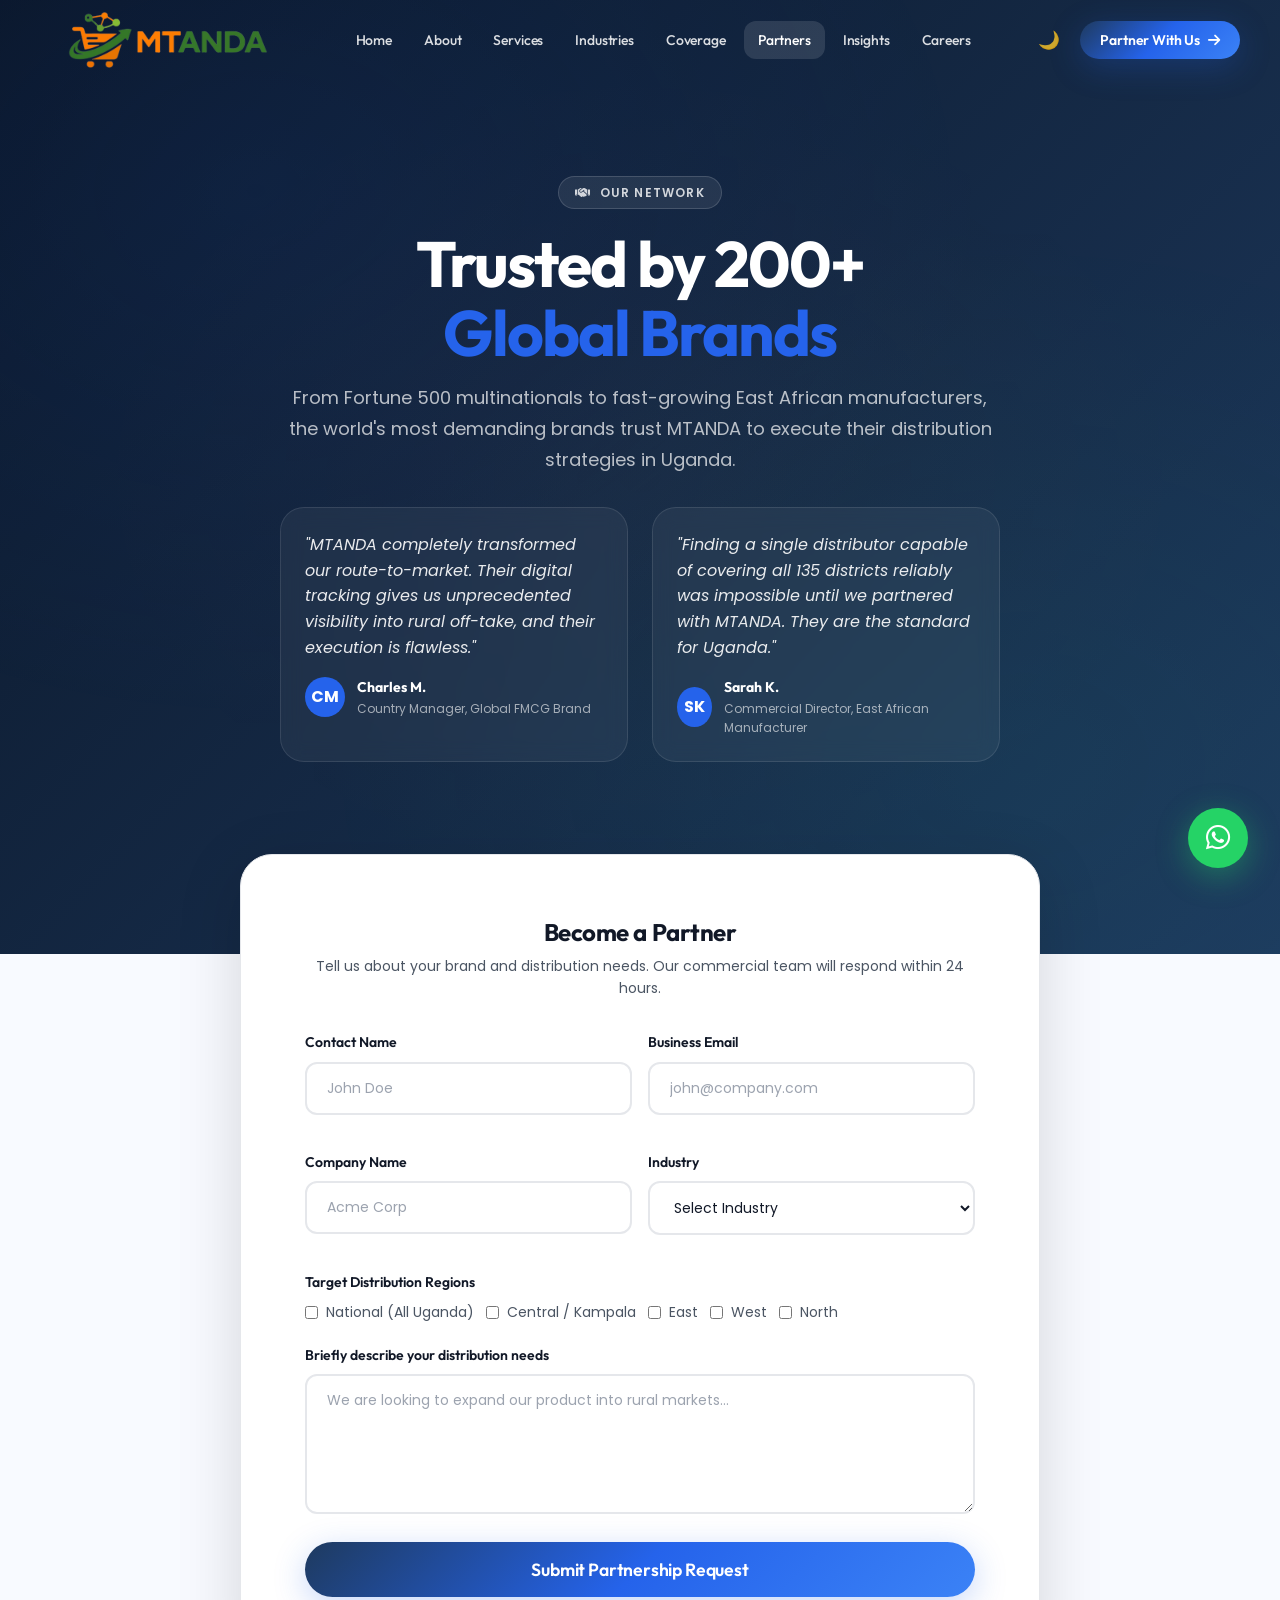
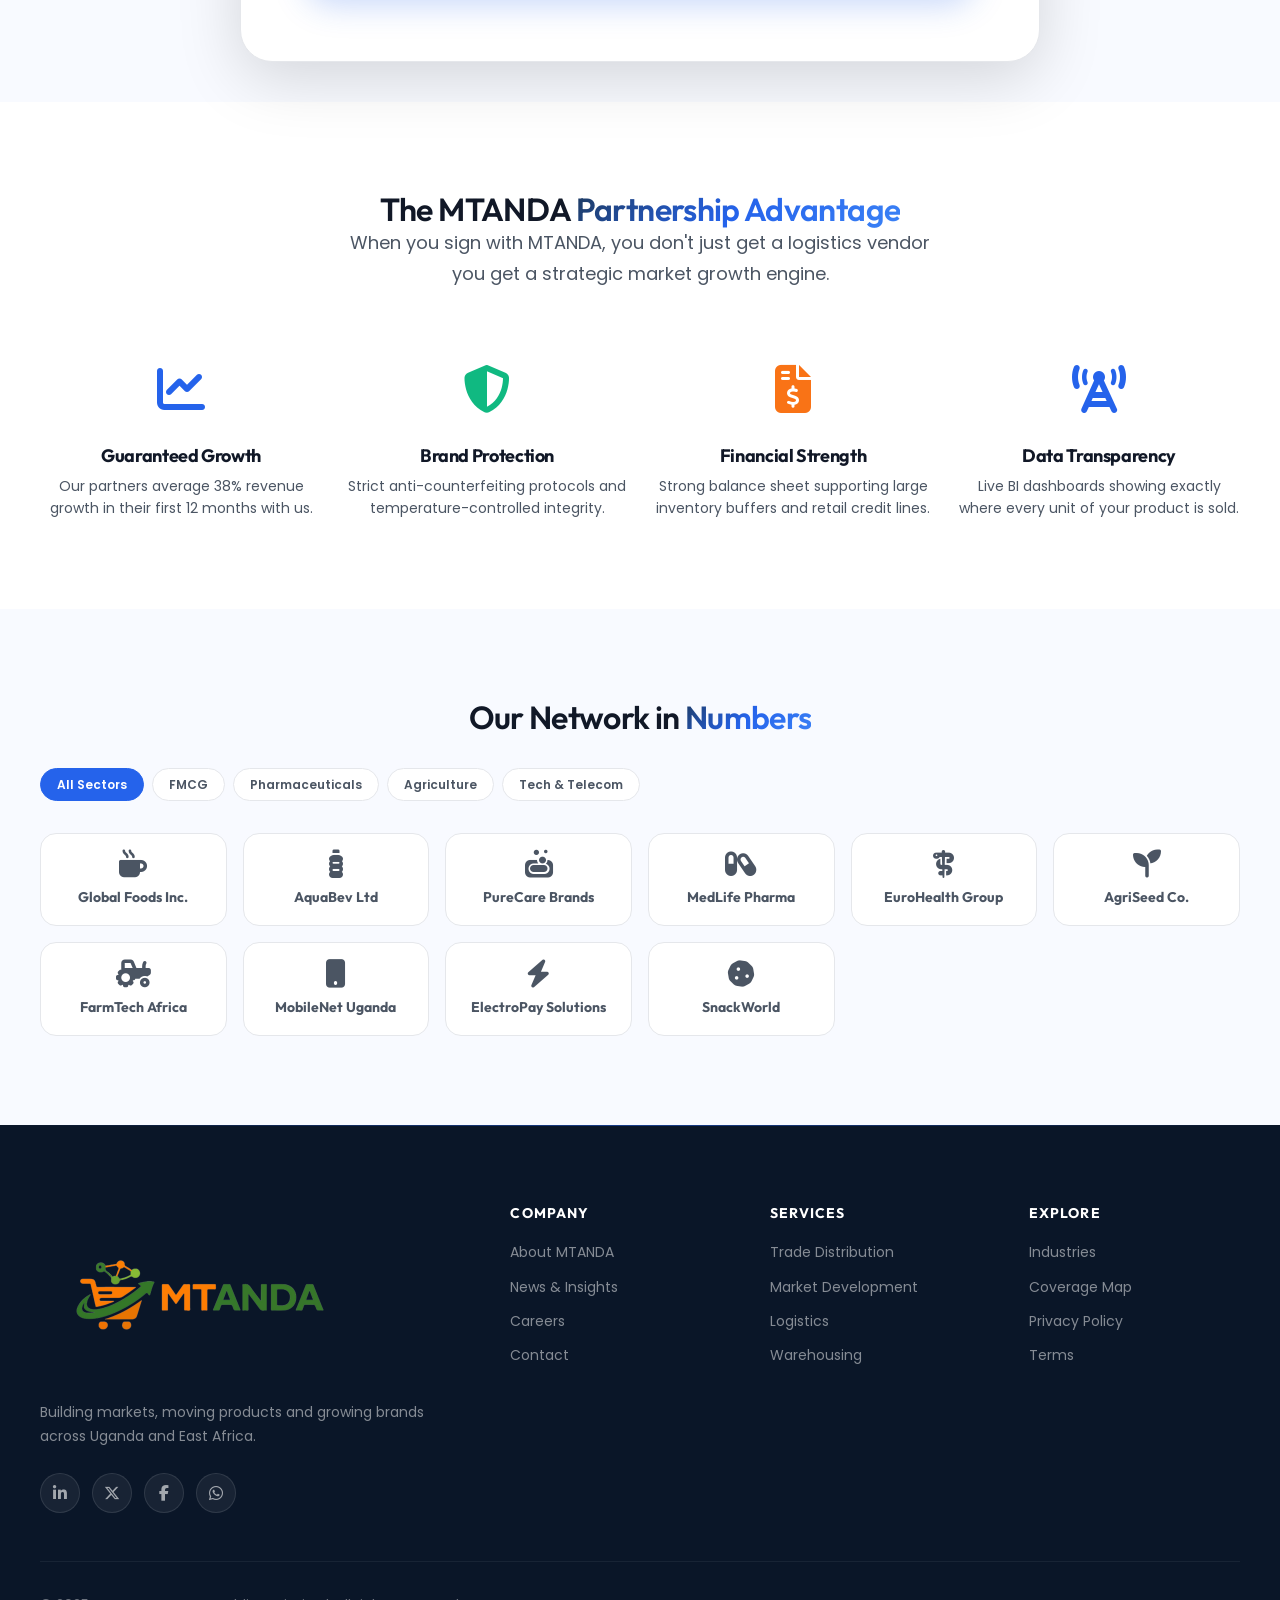
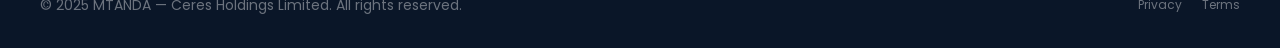
<file: partners.html>
<!DOCTYPE html>
<html lang="en" data-theme="light">
<head>
  <meta charset="UTF-8"/>
  <meta name="viewport" content="width=device-width, initial-scale=1.0"/>
  <title>Our Partners — MTANDA Trade Distribution Uganda</title>
  <meta name="description" content="Join the 200+ global brands and manufacturers who trust MTANDA with their trade distribution in Uganda. See our partner ecosystem and apply to partner with us."/>
  <meta name="robots" content="index, follow"/>
  <link rel="canonical" href="https://mtanda.co.ug/partners"/>
  <link rel="preconnect" href="https://fonts.googleapis.com"/>
  <link href="https://fonts.googleapis.com/css2?family=Outfit:wght@300;400;500;600;700;800&family=Poppins:wght@300;400;500;600;700;800&display=swap" rel="stylesheet"/>
  <link rel="stylesheet" href="https://cdnjs.cloudflare.com/ajax/libs/font-awesome/6.5.1/css/all.min.css" crossorigin="anonymous" />
  <link rel="stylesheet" href="css/main.css"/>
  <link rel="stylesheet" href="css/pages.css"/>
  <style>
    .partner-hero {
      background: var(--gradient-dark);
      padding: calc(var(--nav-height) + 6rem) 0 6rem;
      position: relative;
      overflow: hidden;
      text-align: center;
    }
    .partner-hero::after { content: ''; position: absolute; inset: 0; background: var(--gradient-mesh); opacity: 0.5; pointer-events: none; }
    .partner-hero-content { position: relative; z-index: 1; max-width: 800px; margin: 0 auto; }
    
    .testimonial-grid { display: grid; grid-template-columns: repeat(2, 1fr); gap: var(--space-6); margin-top: var(--space-8); text-align: left; }
    .testi-card { background: rgba(255,255,255,0.05); border: 1px solid rgba(255,255,255,0.1); border-radius: var(--radius-xl); padding: var(--space-6); backdrop-filter: blur(10px); }
    .testi-quote { font-size: var(--text-base); color: rgba(255,255,255,0.9); line-height: 1.6; margin-bottom: var(--space-4); font-style: italic; }
    .testi-author { display: flex; align-items: center; gap: var(--space-3); }
    .testi-avatar { width: 40px; height: 40px; border-radius: 50%; background: var(--primary); display: flex; align-items: center; justify-content: center; font-weight: 700; color: white; }
    .testi-name { font-family: var(--font-display); font-weight: 700; color: white; font-size: var(--text-sm); }
    .testi-role { font-size: var(--text-xs); color: rgba(255,255,255,0.6); }

    .partner-form-container {
      background: var(--bg-primary);
      border-radius: var(--radius-2xl);
      border: 1px solid var(--border-color);
      padding: clamp(2rem, 5vw, 4rem);
      box-shadow: var(--shadow-xl);
      max-width: 800px;
      margin: -100px auto 0;
      position: relative;
      z-index: 10;
    }
    [data-theme="dark"] .partner-form-container { background: var(--bg-secondary); border-color: rgba(255,255,255,0.08); }
    .form-grid { display: grid; grid-template-columns: 1fr 1fr; gap: var(--space-4); margin-bottom: var(--space-4); }
    @media(max-width:600px) { .form-grid { grid-template-columns: 1fr; } .testimonial-grid { grid-template-columns: 1fr; } }
  </style>
</head>
<body>
<header>
  <nav id="navbar" role="navigation" aria-label="Main navigation">
    <div class="nav-inner">
      <a href="index.html" class="nav-logo" aria-label="MTANDA Home">
        <img src="img/Mtanda.png" alt="MTANDA Logo" style="height: 144px; width: auto;" />
      </a>
      <ul class="nav-menu" role="list">
        <li><a href="index.html" class="nav-link" data-page="index.html">Home</a></li>
        <li><a href="about.html" class="nav-link" data-page="about.html">About</a></li>
        <li><a href="services.html" class="nav-link" data-page="services.html">Services</a></li>
        <li><a href="industries.html" class="nav-link" data-page="industries.html">Industries</a></li>
        <li><a href="coverage.html" class="nav-link" data-page="coverage.html">Coverage</a></li>
        <li><a href="partners.html" class="nav-link page-active" data-page="partners.html">Partners</a></li>
        <li><a href="blog.html" class="nav-link" data-page="blog.html">Insights</a></li>
        <li><a href="careers.html" class="nav-link" data-page="careers.html">Careers</a></li>
      </ul>
      <div class="nav-actions">
        <button class="theme-toggle" data-theme-toggle aria-label="Toggle dark mode"><span data-theme-icon><i class="fa-solid fa-moon"></i></span></button>
        <a href="contact.html" class="btn btn-primary btn-sm">Partner With Us <i class="fa-solid fa-arrow-right"></i></a>
        <button class="mobile-menu-btn" id="mobile-menu-btn" aria-label="Open menu" aria-expanded="false">
          <span class="hamburger-line"></span><span class="hamburger-line"></span><span class="hamburger-line"></span>
        </button>
      </div>
    </div>
  </nav>
</header>
<div id="mobile-menu">
  <a href="index.html" class="mobile-nav-link">Home</a>
  <a href="about.html" class="mobile-nav-link">About MTANDA</a>
  <a href="services.html" class="mobile-nav-link">Our Services</a>
  <a href="industries.html" class="mobile-nav-link">Industries</a>
  <a href="coverage.html" class="mobile-nav-link">Coverage</a>
  <a href="partners.html" class="mobile-nav-link">Partners</a>
  <a href="blog.html" class="mobile-nav-link">Insights</a>
  <a href="careers.html" class="mobile-nav-link">Careers</a>
  <a href="contact.html" class="mobile-nav-link">Contact</a>
</div>
<div id="scroll-progress" aria-hidden="true"></div>

<main>
<section class="partner-hero" style="padding-bottom:12rem;">
  <div class="container partner-hero-content">
    <div class="page-hero-tag" data-aos="fade-up" style="margin:0 auto var(--space-5);"><i class="fa-solid fa-handshake"></i> Our Network</div>
    <h1 class="display-lg" data-aos="fade-up" data-aos-delay="80" style="color:white;margin-bottom:var(--space-4);">Trusted by 200+ <br><span style="color:var(--primary);">Global Brands</span></h1>
    <p data-aos="fade-up" data-aos-delay="160" style="color:rgba(255,255,255,0.7);font-size:var(--text-lg);line-height:1.7;">From Fortune 500 multinationals to fast-growing East African manufacturers, the world's most demanding brands trust MTANDA to execute their distribution strategies in Uganda.</p>
    
    <div class="testimonial-grid" data-aos="fade-up" data-aos-delay="240">
      <div class="testi-card">
        <div class="testi-quote">"MTANDA completely transformed our route-to-market. Their digital tracking gives us unprecedented visibility into rural off-take, and their execution is flawless."</div>
        <div class="testi-author">
          <div class="testi-avatar">CM</div>
          <div><div class="testi-name">Charles M.</div><div class="testi-role">Country Manager, Global FMCG Brand</div></div>
        </div>
      </div>
      <div class="testi-card">
        <div class="testi-quote">"Finding a single distributor capable of covering all 135 districts reliably was impossible until we partnered with MTANDA. They are the standard for Uganda."</div>
        <div class="testi-author">
          <div class="testi-avatar">SK</div>
          <div><div class="testi-name">Sarah K.</div><div class="testi-role">Commercial Director, East African Manufacturer</div></div>
        </div>
      </div>
    </div>
  </div>
</section>

<!-- ── PARTNERSHIP FORM ── -->
<section style="background:var(--bg-secondary);padding-bottom:var(--space-10);">
  <div class="container">
    <div class="partner-form-container" data-aos="fade-up">
      <div style="text-align:center;margin-bottom:var(--space-8);">
        <h2 style="font-family:var(--font-display);font-size:var(--text-2xl);font-weight:700;margin-bottom:var(--space-2);">Become a Partner</h2>
        <p style="color:var(--text-secondary);font-size:var(--text-sm);">Tell us about your brand and distribution needs. Our commercial team will respond within 24 hours.</p>
      </div>
      <form id="partner-form">
        <div class="form-grid">
          <div class="form-group">
            <label class="form-label" for="pf-name">Contact Name</label>
            <input type="text" id="pf-name" class="form-control" placeholder="John Doe" required>
          </div>
          <div class="form-group">
            <label class="form-label" for="pf-email">Business Email</label>
            <input type="email" id="pf-email" class="form-control" placeholder="john@company.com" required>
          </div>
          <div class="form-group">
            <label class="form-label" for="pf-company">Company Name</label>
            <input type="text" id="pf-company" class="form-control" placeholder="Acme Corp" required>
          </div>
          <div class="form-group">
            <label class="form-label" for="pf-industry">Industry</label>
            <select id="pf-industry" class="form-control" required>
              <option value="">Select Industry</option>
              <option value="fmcg">FMCG & Consumer Goods</option>
              <option value="agri">Agriculture & Agribusiness</option>
              <option value="pharma">Pharmaceuticals</option>
              <option value="telecom">Telecommunications</option>
              <option value="construction">Building Materials</option>
              <option value="other">Other</option>
            </select>
          </div>
        </div>
        <div class="form-group">
          <label class="form-label" for="pf-regions">Target Distribution Regions</label>
          <div style="display:flex;gap:var(--space-3);flex-wrap:wrap;margin-bottom:var(--space-2);">
            <label style="display:flex;align-items:center;gap:8px;font-size:var(--text-sm);color:var(--text-secondary);"><input type="checkbox" name="region" value="national"> National (All Uganda)</label>
            <label style="display:flex;align-items:center;gap:8px;font-size:var(--text-sm);color:var(--text-secondary);"><input type="checkbox" name="region" value="central"> Central / Kampala</label>
            <label style="display:flex;align-items:center;gap:8px;font-size:var(--text-sm);color:var(--text-secondary);"><input type="checkbox" name="region" value="east"> East</label>
            <label style="display:flex;align-items:center;gap:8px;font-size:var(--text-sm);color:var(--text-secondary);"><input type="checkbox" name="region" value="west"> West</label>
            <label style="display:flex;align-items:center;gap:8px;font-size:var(--text-sm);color:var(--text-secondary);"><input type="checkbox" name="region" value="north"> North</label>
          </div>
        </div>
        <div class="form-group">
          <label class="form-label" for="pf-message">Briefly describe your distribution needs</label>
          <textarea id="pf-message" class="form-control" rows="4" placeholder="We are looking to expand our product into rural markets..." required></textarea>
        </div>
        <button type="submit" class="btn btn-primary w-full" style="justify-content:center;font-size:1.1rem;padding:1rem;">Submit Partnership Request</button>
      </form>
    </div>
  </div>
</section>

<!-- ── WHY PARTNER WITH US ── -->
<section class="content-section">
  <div class="container">
    <div class="section-header" style="text-align:center;">
      <h2 class="display-sm">The MTANDA <span class="text-gradient">Partnership Advantage</span></h2>
      <p style="max-width:600px;margin:0 auto;">When you sign with MTANDA, you don't just get a logistics vendor you get a strategic market growth engine.</p>
    </div>
    <div style="display:grid;grid-template-columns:repeat(auto-fit,minmax(250px,1fr));gap:var(--space-6);margin-top:var(--space-10);">
      <div style="text-align:center;">
        <div style="font-size:3rem;color:var(--primary);margin-bottom:var(--space-4);"><i class="fa-solid fa-chart-line"></i></div>
        <h3 style="font-family:var(--font-display);font-size:var(--text-lg);font-weight:700;margin-bottom:var(--space-2);">Guaranteed Growth</h3>
        <p style="font-size:var(--text-sm);color:var(--text-secondary);">Our partners average 38% revenue growth in their first 12 months with us.</p>
      </div>
      <div style="text-align:center;">
        <div style="font-size:3rem;color:var(--emerald-500);margin-bottom:var(--space-4);"><i class="fa-solid fa-shield-halved"></i></div>
        <h3 style="font-family:var(--font-display);font-size:var(--text-lg);font-weight:700;margin-bottom:var(--space-2);">Brand Protection</h3>
        <p style="font-size:var(--text-sm);color:var(--text-secondary);">Strict anti-counterfeiting protocols and temperature-controlled integrity.</p>
      </div>
      <div style="text-align:center;">
        <div style="font-size:3rem;color:var(--orange-500);margin-bottom:var(--space-4);"><i class="fa-solid fa-file-invoice-dollar"></i></div>
        <h3 style="font-family:var(--font-display);font-size:var(--text-lg);font-weight:700;margin-bottom:var(--space-2);">Financial Strength</h3>
        <p style="font-size:var(--text-sm);color:var(--text-secondary);">Strong balance sheet supporting large inventory buffers and retail credit lines.</p>
      </div>
      <div style="text-align:center;">
        <div style="font-size:3rem;color:var(--blue-500);margin-bottom:var(--space-4);"><i class="fa-solid fa-tower-cell"></i></div>
        <h3 style="font-family:var(--font-display);font-size:var(--text-lg);font-weight:700;margin-bottom:var(--space-2);">Data Transparency</h3>
        <p style="font-size:var(--text-sm);color:var(--text-secondary);">Live BI dashboards showing exactly where every unit of your product is sold.</p>
      </div>
    </div>
  </div>
</section>

<!-- ── PARTNER LOGO GRID ── -->
<section class="content-section content-section-alt">
  <div class="container">
    <div class="section-header" style="margin-bottom:var(--space-8);">
      <h2 class="display-sm">Our Network in <span class="text-gradient">Numbers</span></h2>
    </div>
    
    <!-- Filter Tabs -->
    <div class="filter-chips">
      <div class="filter-chip active" data-filter="all">All Sectors</div>
      <div class="filter-chip" data-filter="fmcg">FMCG</div>
      <div class="filter-chip" data-filter="pharma">Pharmaceuticals</div>
      <div class="filter-chip" data-filter="agri">Agriculture</div>
      <div class="filter-chip" data-filter="tech">Tech & Telecom</div>
    </div>
    
    <div class="partner-logo-grid">
      <!-- These are placeholder illustrative "logos" using FontAwesome and text -->
      <div class="partner-logo-card" data-category="fmcg"><i class="fa-solid fa-mug-hot partner-logo-icon"></i>Global Foods Inc.</div>
      <div class="partner-logo-card" data-category="fmcg"><i class="fa-solid fa-bottle-water partner-logo-icon"></i>AquaBev Ltd</div>
      <div class="partner-logo-card" data-category="fmcg"><i class="fa-solid fa-soap partner-logo-icon"></i>PureCare Brands</div>
      <div class="partner-logo-card" data-category="pharma"><i class="fa-solid fa-capsules partner-logo-icon"></i>MedLife Pharma</div>
      <div class="partner-logo-card" data-category="pharma"><i class="fa-solid fa-staff-snake partner-logo-icon"></i>EuroHealth Group</div>
      <div class="partner-logo-card" data-category="agri"><i class="fa-solid fa-seedling partner-logo-icon"></i>AgriSeed Co.</div>
      <div class="partner-logo-card" data-category="agri"><i class="fa-solid fa-tractor partner-logo-icon"></i>FarmTech Africa</div>
      <div class="partner-logo-card" data-category="tech"><i class="fa-solid fa-mobile-button partner-logo-icon"></i>MobileNet Uganda</div>
      <div class="partner-logo-card" data-category="tech"><i class="fa-solid fa-bolt partner-logo-icon"></i>ElectroPay Solutions</div>
      <div class="partner-logo-card" data-category="fmcg"><i class="fa-solid fa-cookie partner-logo-icon"></i>SnackWorld</div>
    </div>
  </div>
</section>
</main>

<footer id="footer" role="contentinfo">
  <div class="container">
    <div class="footer-grid">
      <div class="footer-brand">
        <img src="img/Mtanda.png" alt="MTANDA Logo" style="max-height: 180px; margin-bottom: 1rem;" />
        <p>Building markets, moving products and growing brands across Uganda and East Africa.</p>
        <div class="footer-social">
          <a href="#" class="footer-social-link" aria-label="LinkedIn"><i class="fa-brands fa-linkedin-in"></i></a>
          <a href="#" class="footer-social-link" aria-label="Twitter/X"><i class="fa-brands fa-x-twitter"></i></a>
          <a href="#" class="footer-social-link" aria-label="Facebook"><i class="fa-brands fa-facebook-f"></i></a>
          <a href="https://wa.me/256700000000" class="footer-social-link" aria-label="WhatsApp" target="_blank" rel="noopener"><i class="fa-brands fa-whatsapp"></i></a>
        </div>
      </div>
      <nav aria-label="Company links"><div class="footer-col"><h4>Company</h4><ul class="footer-links">
        <li><a href="about.html" class="footer-link">About MTANDA</a></li>
        <li><a href="blog.html" class="footer-link">News & Insights</a></li>
        <li><a href="careers.html" class="footer-link">Careers</a></li>
        <li><a href="contact.html" class="footer-link">Contact</a></li>
      </ul></div></nav>
      <nav aria-label="Services links"><div class="footer-col"><h4>Services</h4><ul class="footer-links">
        <li><a href="services.html" class="footer-link">Trade Distribution</a></li>
        <li><a href="services.html" class="footer-link">Market Development</a></li>
        <li><a href="services.html" class="footer-link">Logistics</a></li>
        <li><a href="services.html" class="footer-link">Warehousing</a></li>
      </ul></div></nav>
      <nav aria-label="Other links"><div class="footer-col"><h4>Explore</h4><ul class="footer-links">
        <li><a href="industries.html" class="footer-link">Industries</a></li>
        <li><a href="coverage.html" class="footer-link">Coverage Map</a></li>
        <li><a href="privacy.html" class="footer-link">Privacy Policy</a></li>
        <li><a href="terms.html" class="footer-link">Terms</a></li>
      </ul></div></nav>
    </div>
    <div class="footer-bottom">
      <p class="footer-copyright">© 2025 MTANDA — Ceres Holdings Limited. All rights reserved.</p>
      <div class="footer-legal"><a href="privacy.html">Privacy</a><a href="terms.html">Terms</a></div>
    </div>
  </div>
</footer>

<a href="https://wa.me/256700000000" id="whatsapp-btn" aria-label="WhatsApp"><i class="fa-brands fa-whatsapp"></i></a>
<button id="back-to-top" aria-label="Back to top"><i class="fa-solid fa-chevron-up"></i></button>

<script src="js/main.js" defer></script>
<script src="js/pages.js" defer></script>
</body>
</html>
</file>
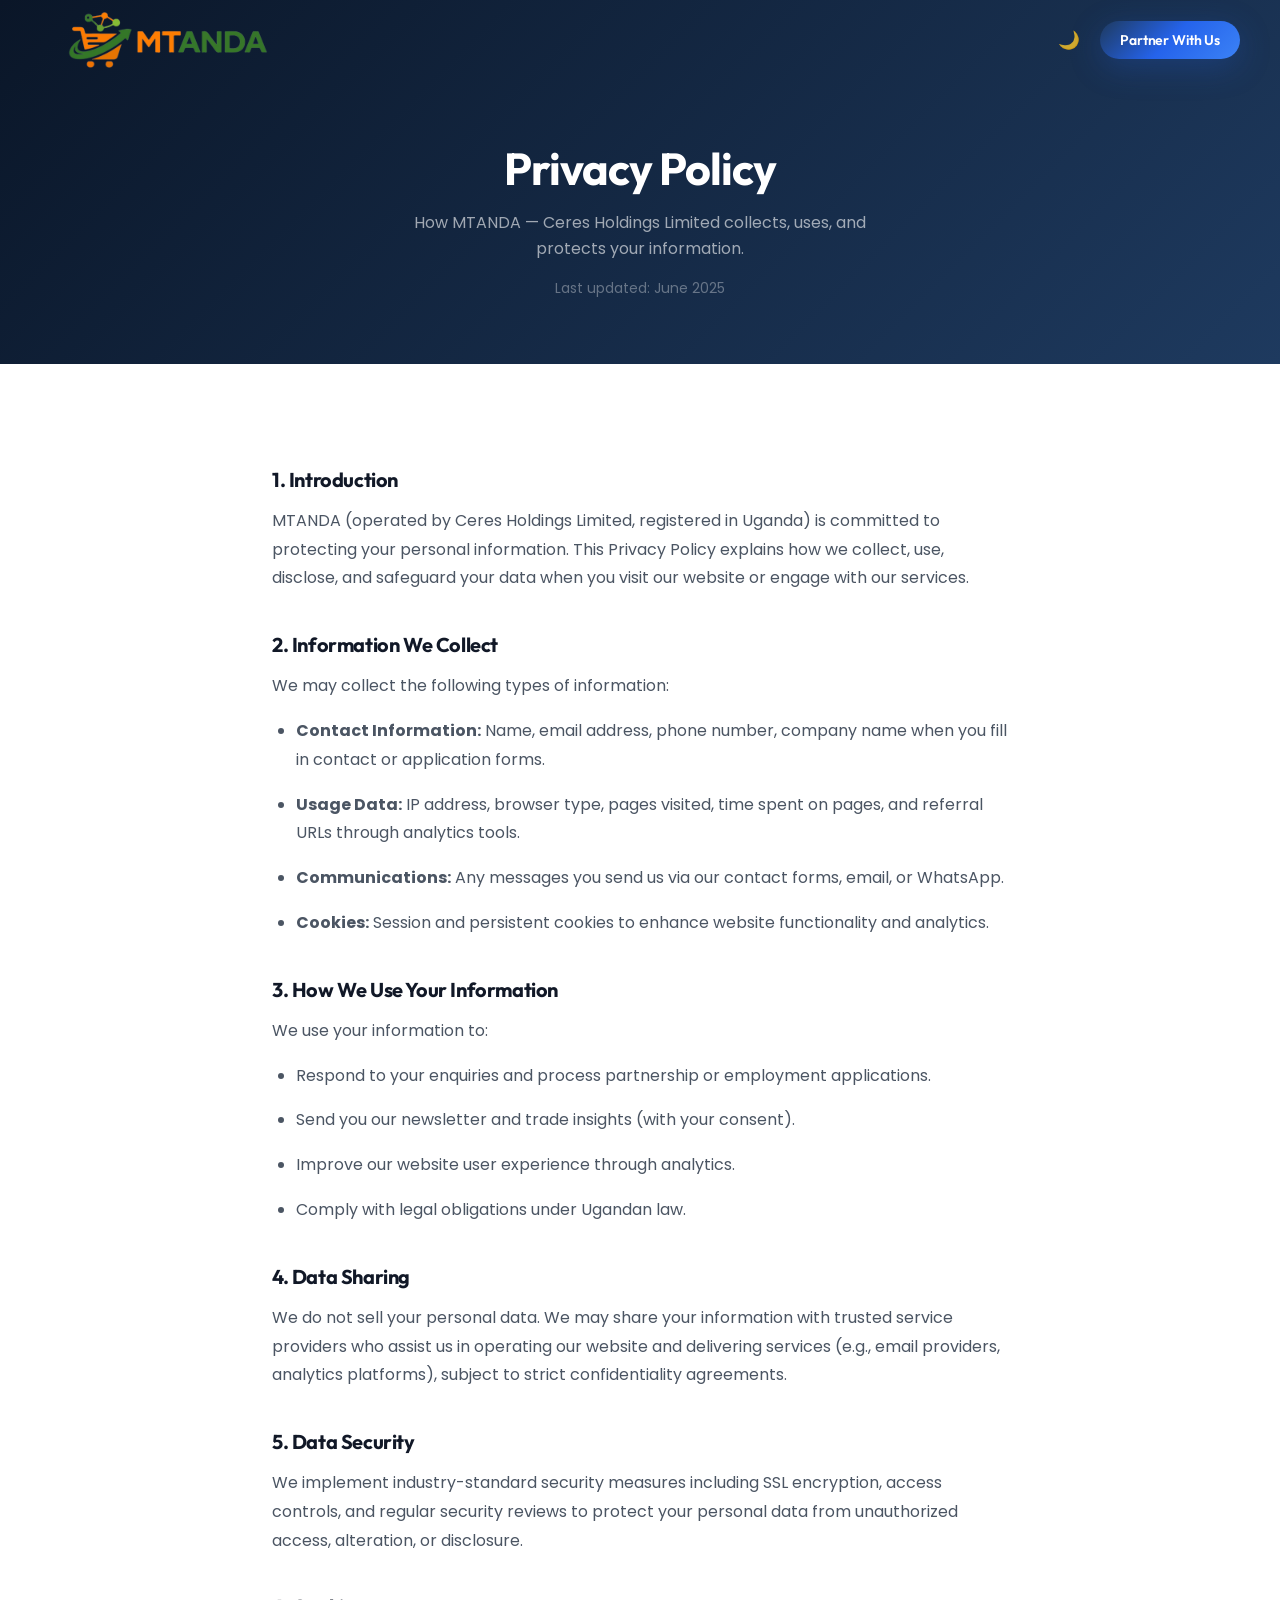
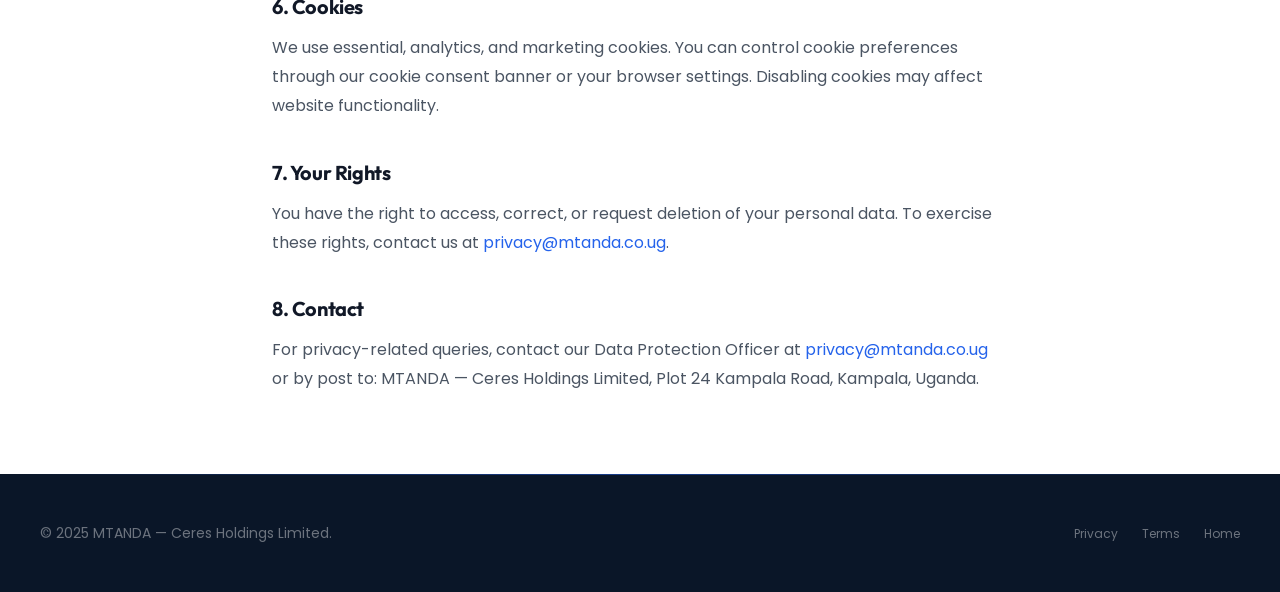
<file: privacy.html>
<!DOCTYPE html>
<html lang="en" data-theme="light">
<head>
  <meta charset="UTF-8"/>
  <meta name="viewport" content="width=device-width, initial-scale=1.0"/>
  <title>Privacy Policy — MTANDA</title>
  <meta name="description" content="MTANDA's Privacy Policy — how we collect, use, and protect your personal data."/>
  <meta name="robots" content="index, follow"/>
  <link rel="canonical" href="https://mtanda.co.ug/privacy"/>
  <link rel="preconnect" href="https://fonts.googleapis.com"/>
  <link rel="preconnect" href="https://fonts.gstatic.com" crossorigin/>
  <link href="https://fonts.googleapis.com/css2?family=Space+Grotesk:wght@300;400;500;600;700&family=Inter:wght@300;400;500;600;700&display=swap" rel="stylesheet"/>
  <link rel="stylesheet" href="https://cdnjs.cloudflare.com/ajax/libs/font-awesome/6.5.1/css/all.min.css" crossorigin="anonymous" />
  <link rel="stylesheet" href="css/main.css"/>
  <style>
    .legal-hero {
      background: var(--gradient-dark);
      padding: calc(var(--nav-height) + 4rem) 0 4rem;
      text-align: center;
    }
    .legal-body {
      max-width: 800px;
      margin: 0 auto;
      padding: 4rem 2rem;
    }
    .legal-body h2 {
      font-family: var(--font-display);
      font-size: var(--text-xl);
      font-weight: 700;
      margin: 2.5rem 0 1rem;
      color: var(--text-primary);
    }
    .legal-body p, .legal-body li {
      font-size: var(--text-base);
      color: var(--text-secondary);
      line-height: 1.8;
      margin-bottom: 1rem;
    }
    .legal-body ul { padding-left: 1.5rem; }
    .legal-body li { list-style: disc; }
    .legal-last-updated {
      font-size: var(--text-sm);
      color: var(--text-muted);
      margin-top: 0.5rem;
    }
  </style>
</head>
<body>
  <header>
    <nav id="navbar" role="navigation" aria-label="Main navigation">
      <div class="nav-inner">
        <a href="/" class="nav-logo" aria-label="MTANDA Home">
          <img src="img/Mtanda.png" alt="MTANDA Logo" style="height: 144px; width: auto;" />
        </a>
        <div class="nav-actions">
          <button class="theme-toggle" data-theme-toggle aria-label="Toggle dark mode"><span data-theme-icon><i class="fa-solid fa-moon"></i></span></button>
          <a href="index.html#contact" class="btn btn-primary btn-sm">Partner With Us</a>
        </div>
      </div>
    </nav>
  </header>

  <div class="legal-hero">
    <div class="container">
      <h1 class="display-md" style="color:white;margin-bottom:1rem;">Privacy Policy</h1>
      <p style="color:rgba(255,255,255,0.6);max-width:500px;margin:0 auto;">How MTANDA — Ceres Holdings Limited collects, uses, and protects your information.</p>
      <p class="legal-last-updated" style="color:rgba(255,255,255,0.35);margin-top:1rem;">Last updated: June 2025</p>
    </div>
  </div>

  <main class="legal-body">
    <h2>1. Introduction</h2>
    <p>MTANDA (operated by Ceres Holdings Limited, registered in Uganda) is committed to protecting your personal information. This Privacy Policy explains how we collect, use, disclose, and safeguard your data when you visit our website or engage with our services.</p>

    <h2>2. Information We Collect</h2>
    <p>We may collect the following types of information:</p>
    <ul>
      <li><strong>Contact Information:</strong> Name, email address, phone number, company name when you fill in contact or application forms.</li>
      <li><strong>Usage Data:</strong> IP address, browser type, pages visited, time spent on pages, and referral URLs through analytics tools.</li>
      <li><strong>Communications:</strong> Any messages you send us via our contact forms, email, or WhatsApp.</li>
      <li><strong>Cookies:</strong> Session and persistent cookies to enhance website functionality and analytics.</li>
    </ul>

    <h2>3. How We Use Your Information</h2>
    <p>We use your information to:</p>
    <ul>
      <li>Respond to your enquiries and process partnership or employment applications.</li>
      <li>Send you our newsletter and trade insights (with your consent).</li>
      <li>Improve our website user experience through analytics.</li>
      <li>Comply with legal obligations under Ugandan law.</li>
    </ul>

    <h2>4. Data Sharing</h2>
    <p>We do not sell your personal data. We may share your information with trusted service providers who assist us in operating our website and delivering services (e.g., email providers, analytics platforms), subject to strict confidentiality agreements.</p>

    <h2>5. Data Security</h2>
    <p>We implement industry-standard security measures including SSL encryption, access controls, and regular security reviews to protect your personal data from unauthorized access, alteration, or disclosure.</p>

    <h2>6. Cookies</h2>
    <p>We use essential, analytics, and marketing cookies. You can control cookie preferences through our cookie consent banner or your browser settings. Disabling cookies may affect website functionality.</p>

    <h2>7. Your Rights</h2>
    <p>You have the right to access, correct, or request deletion of your personal data. To exercise these rights, contact us at <a href="mailto:privacy@mtanda.co.ug" style="color:var(--primary);">privacy@mtanda.co.ug</a>.</p>

    <h2>8. Contact</h2>
    <p>For privacy-related queries, contact our Data Protection Officer at <a href="mailto:privacy@mtanda.co.ug" style="color:var(--primary);">privacy@mtanda.co.ug</a> or by post to: MTANDA — Ceres Holdings Limited, Plot 24 Kampala Road, Kampala, Uganda.</p>
  </main>

  <footer id="footer" style="padding:3rem 0;">
    <div class="container" style="display:flex;align-items:center;justify-content:space-between;flex-wrap:wrap;gap:1rem;">
      <p style="color:rgba(255,255,255,0.4);font-size:var(--text-sm);">© 2025 MTANDA — Ceres Holdings Limited.</p>
      <div style="display:flex;gap:1.5rem;">
        <a href="privacy.html" style="color:rgba(255,255,255,0.4);font-size:var(--text-xs);">Privacy</a>
        <a href="terms.html" style="color:rgba(255,255,255,0.4);font-size:var(--text-xs);">Terms</a>
        <a href="index.html" style="color:rgba(255,255,255,0.4);font-size:var(--text-xs);">Home</a>
      </div>
    </div>
  </footer>

  <script src="js/main.js" defer></script>
</body>
</html>
</file>
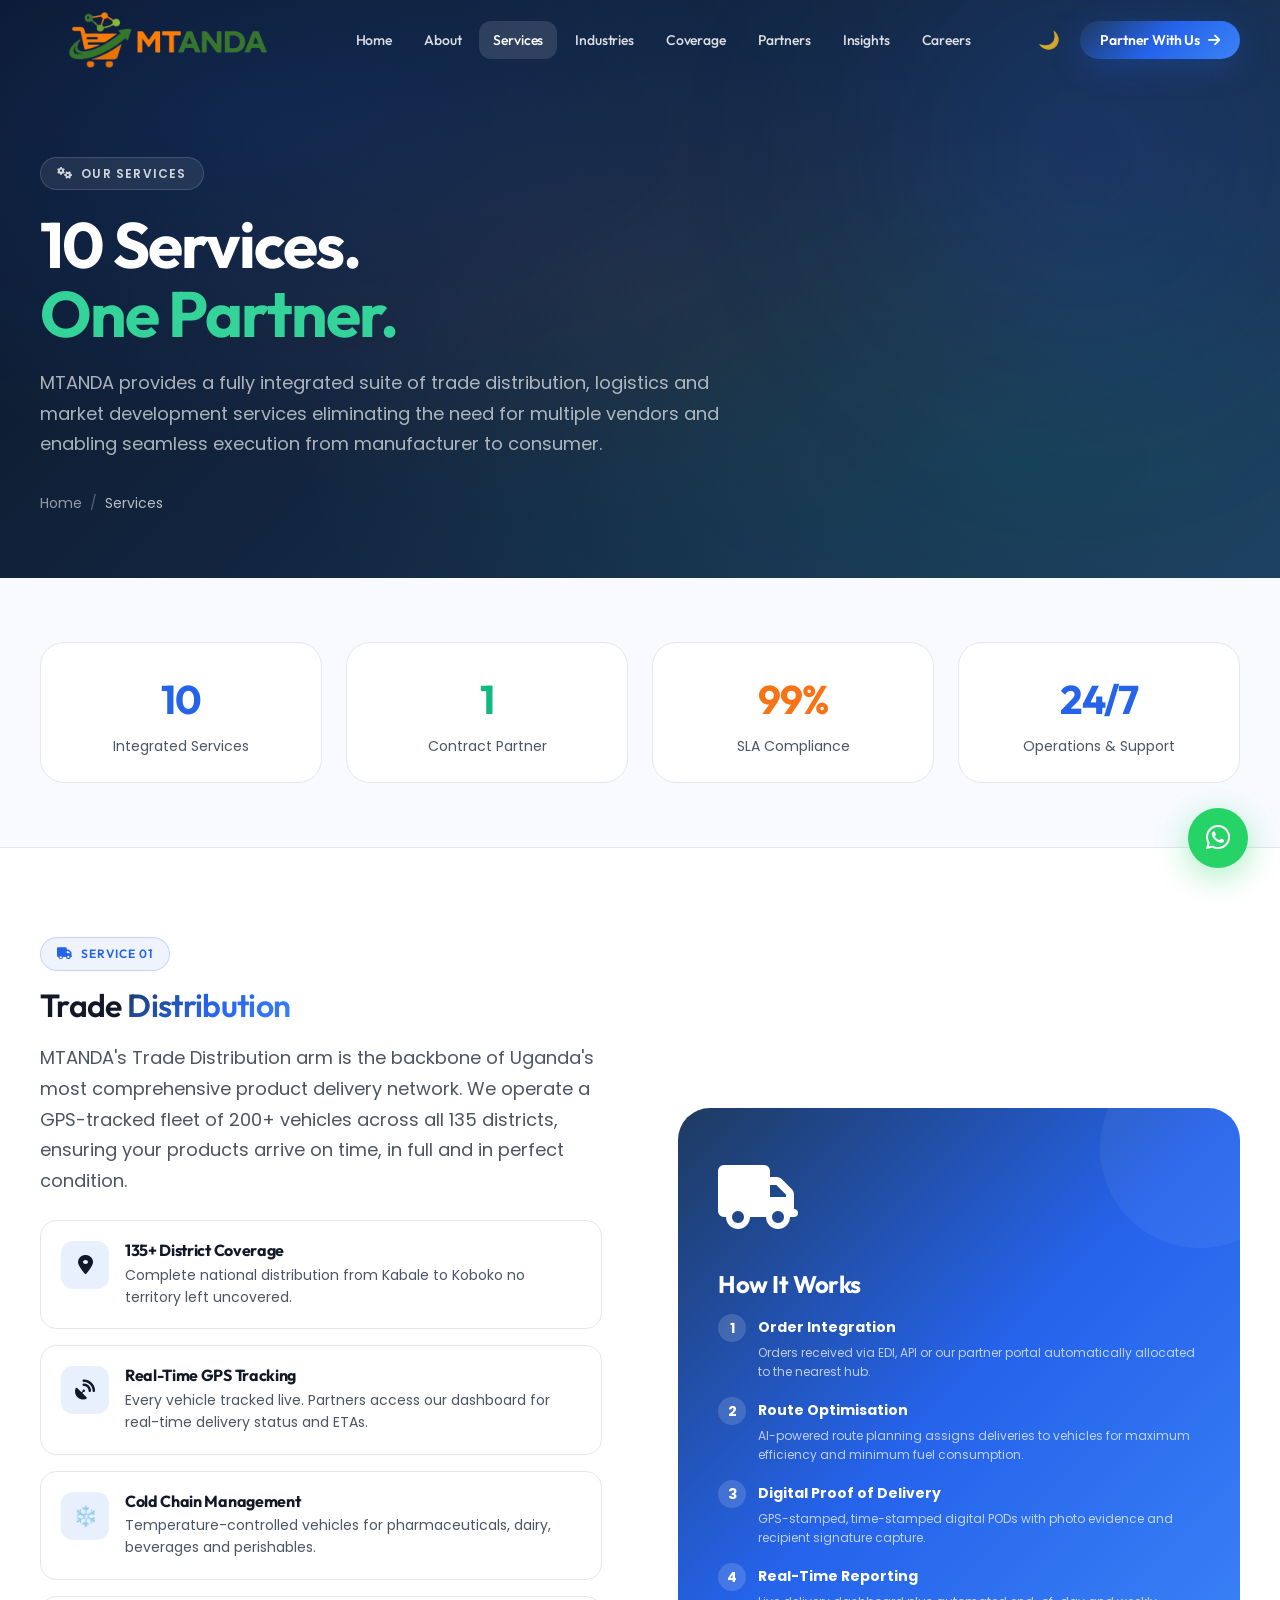
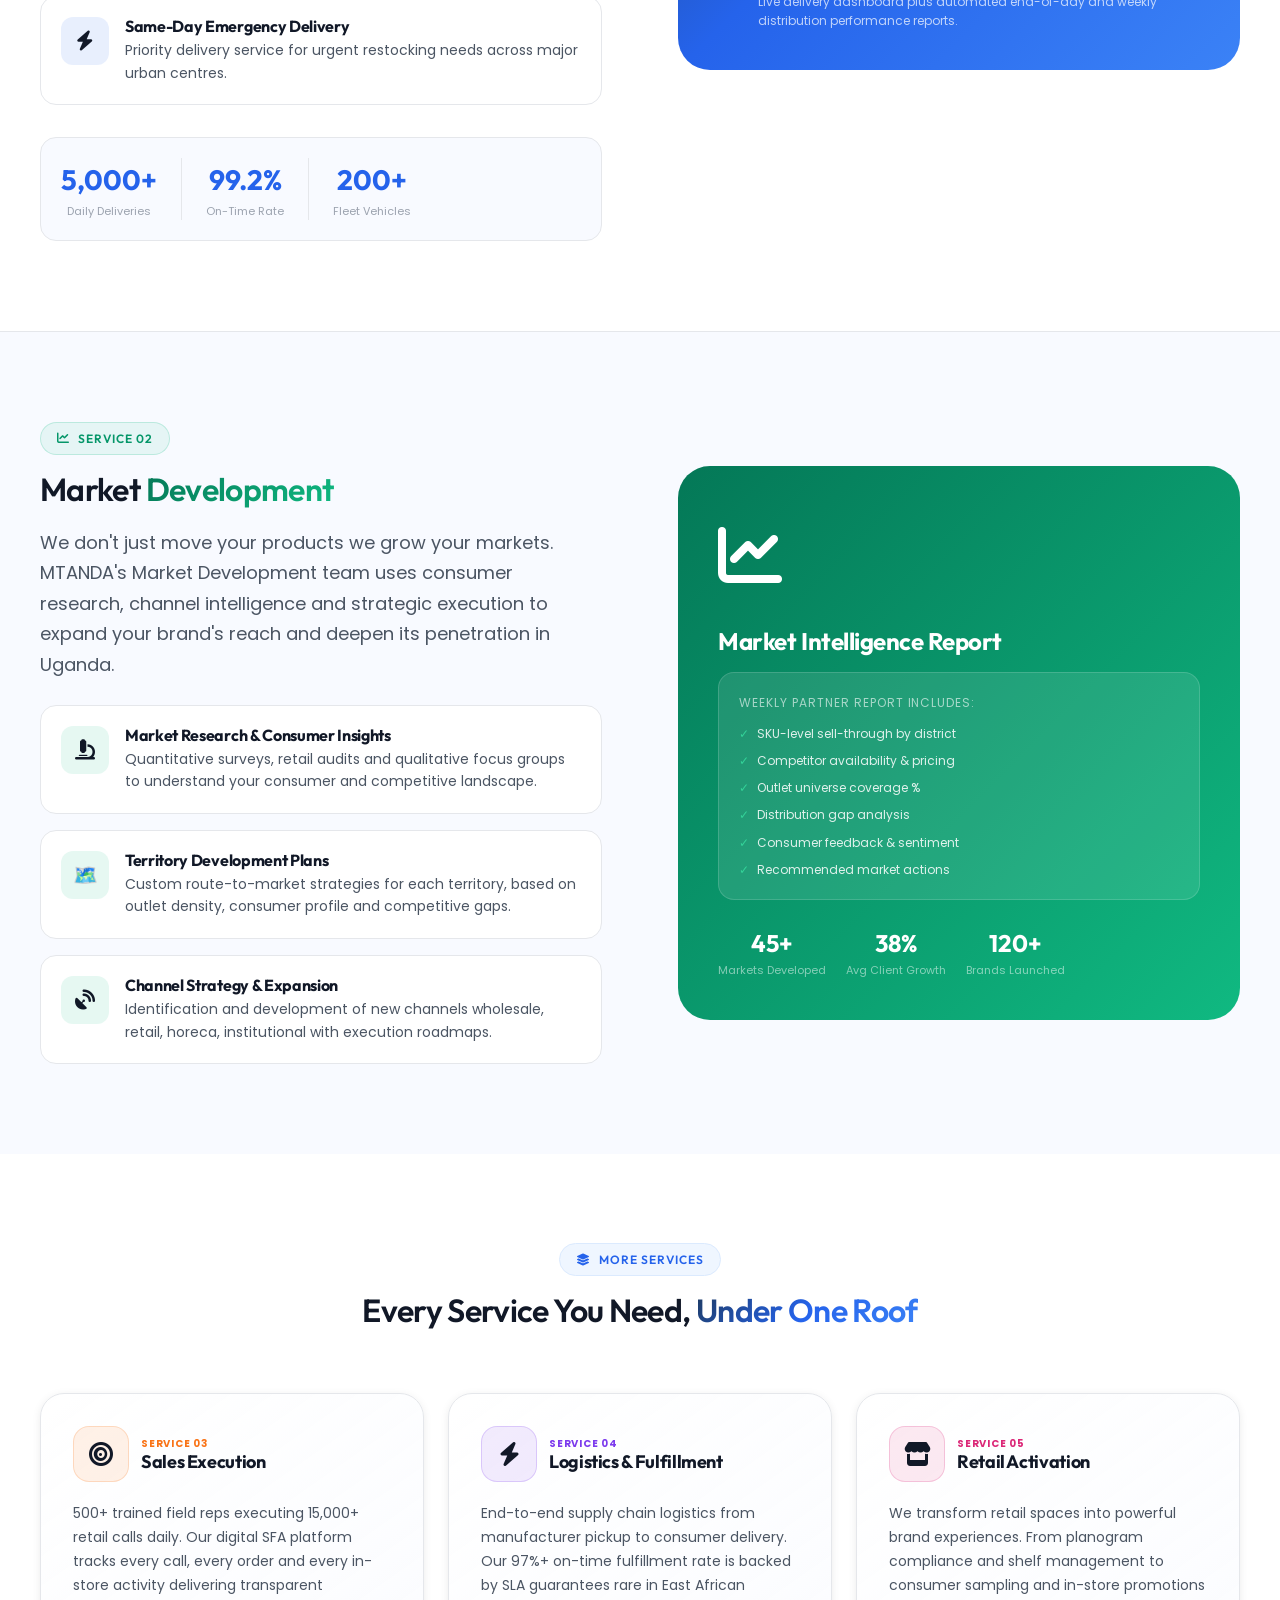
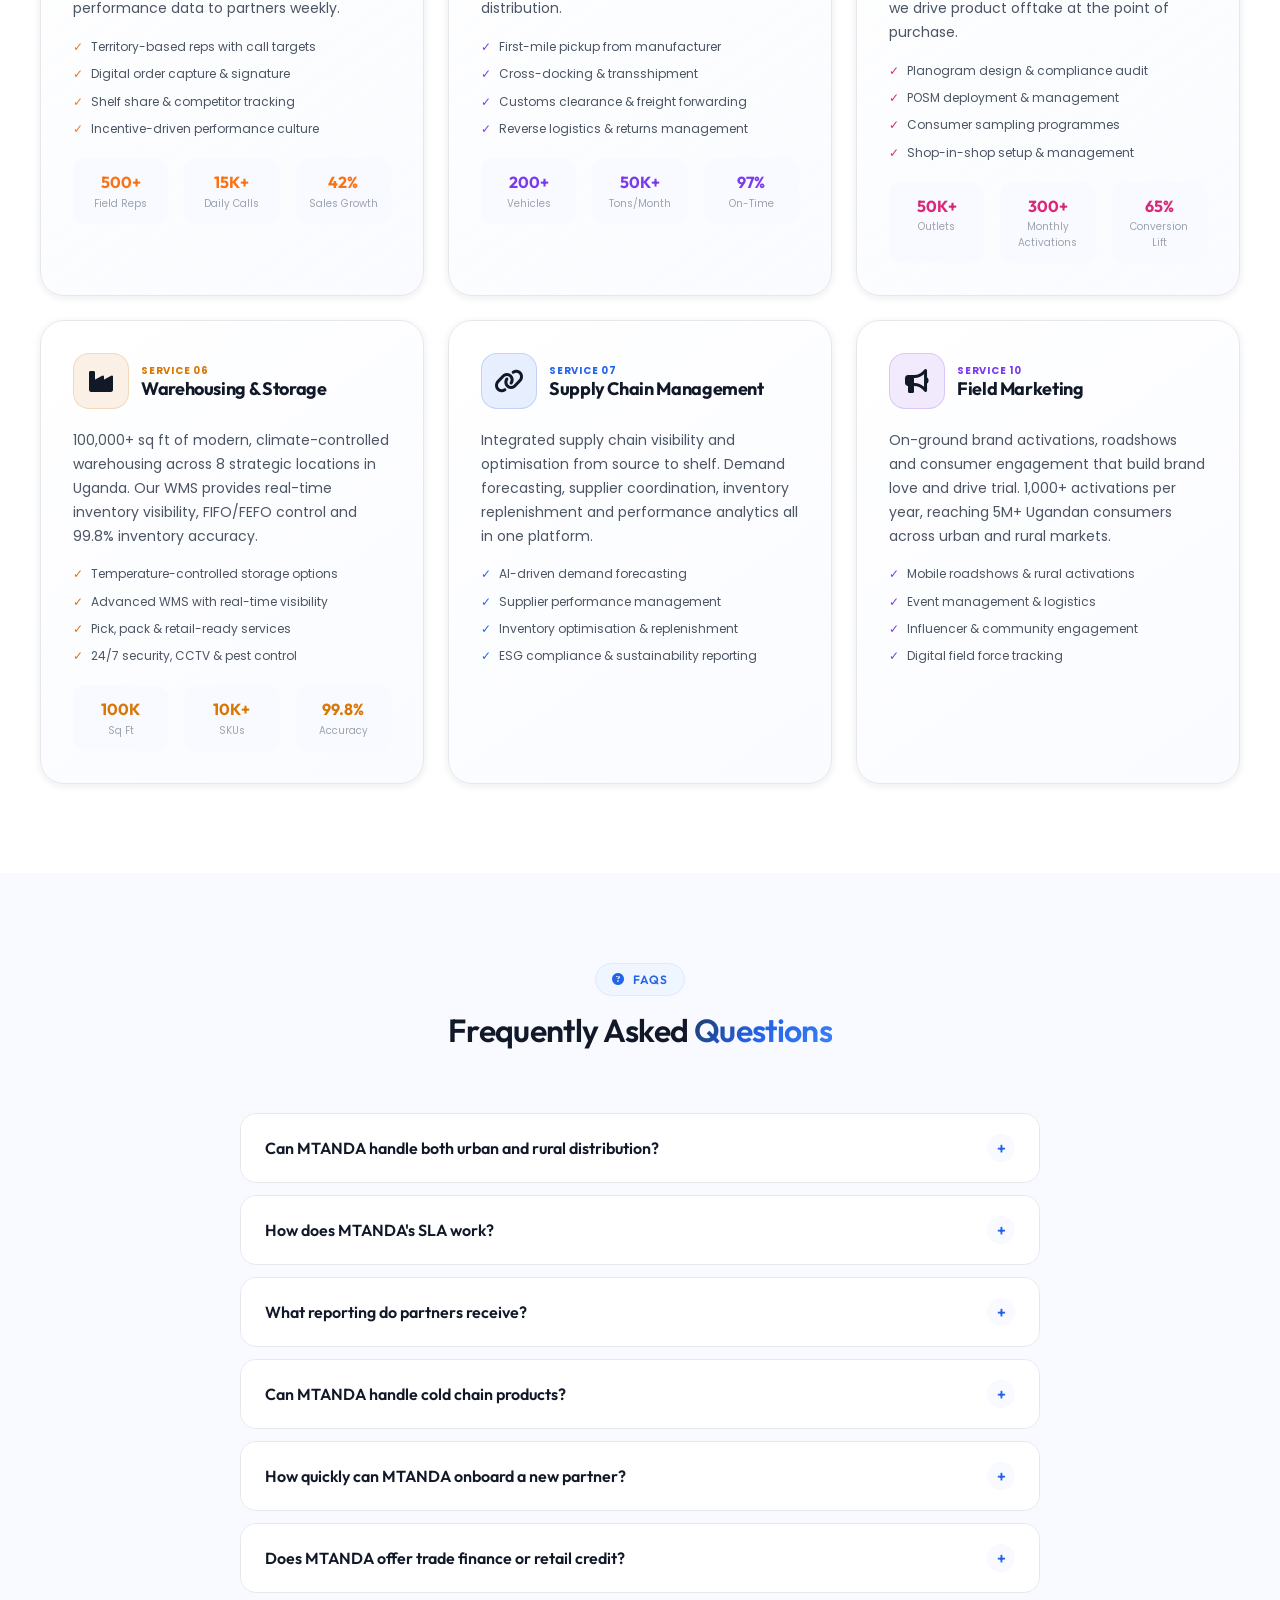
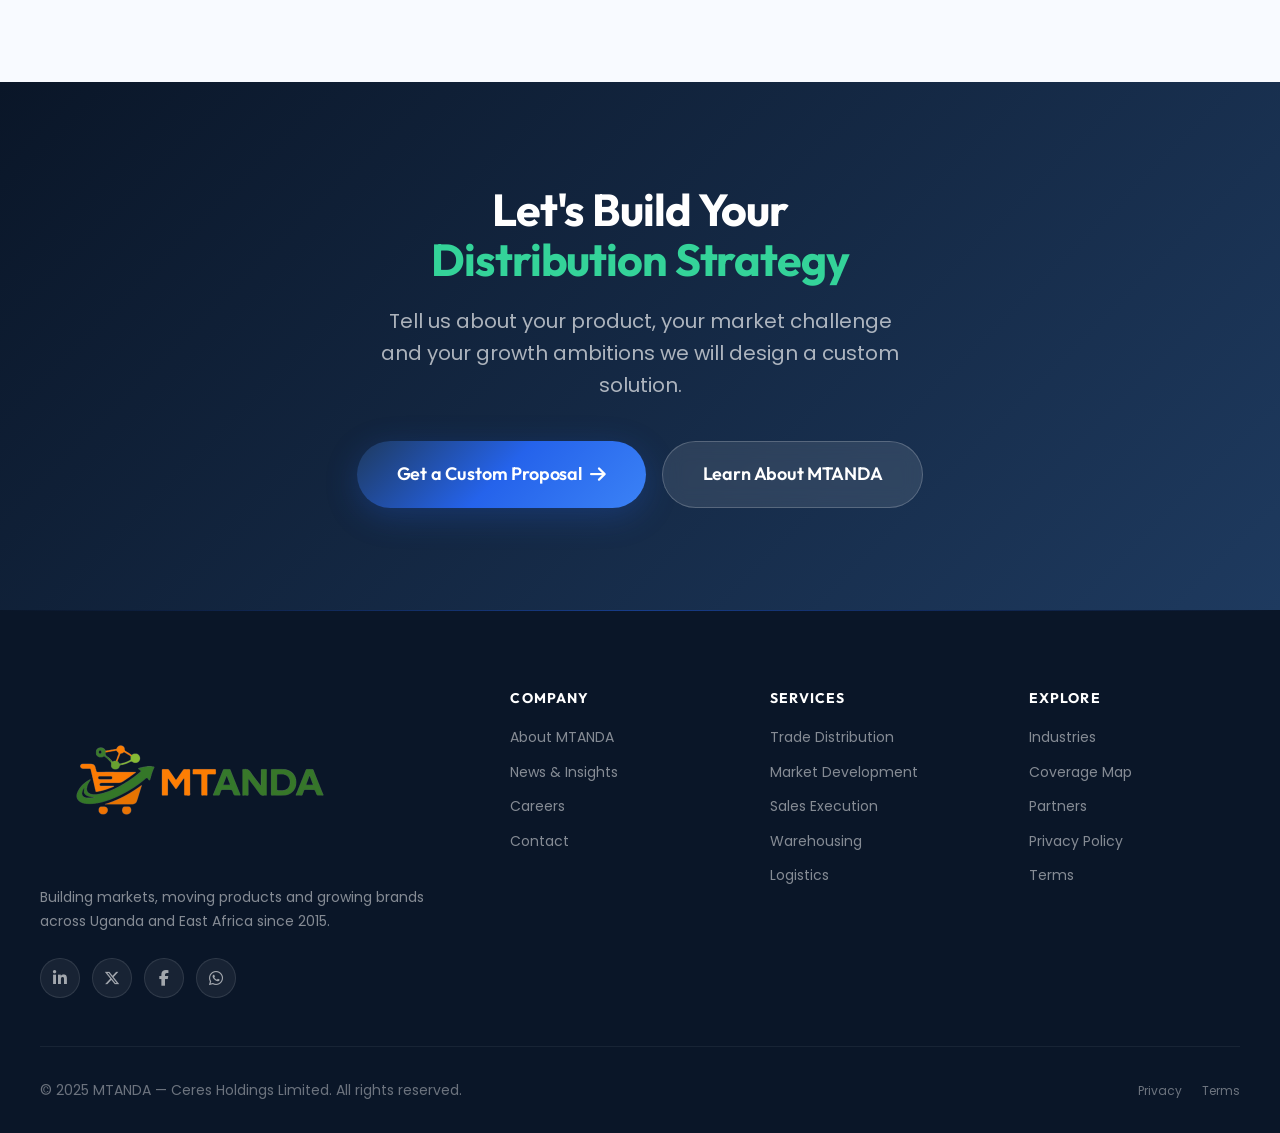
<file: services.html>
<!DOCTYPE html>
<html lang="en" data-theme="light">
<head>
  <meta charset="UTF-8"/>
  <meta name="viewport" content="width=device-width, initial-scale=1.0"/>
  <title>Services — MTANDA Trade Distribution, Logistics & Market Development Uganda</title>
  <meta name="description" content="MTANDA offers 10 integrated trade services: Trade Distribution, Market Development, Sales Execution, Logistics, Retail Activation, Warehousing, Supply Chain, Territory Mapping, Order Fulfillment, and Field Marketing across Uganda."/>
  <meta name="robots" content="index, follow"/>
  <link rel="canonical" href="https://mtanda.co.ug/services"/>
  <link rel="preconnect" href="https://fonts.googleapis.com"/>
  <link rel="preconnect" href="https://fonts.gstatic.com" crossorigin/>
  <link href="https://fonts.googleapis.com/css2?family=Outfit:wght@300;400;500;600;700;800&family=Poppins:wght@300;400;500;600;700;800&display=swap" rel="stylesheet"/>
  <link rel="stylesheet" href="https://cdnjs.cloudflare.com/ajax/libs/font-awesome/6.5.1/css/all.min.css" crossorigin="anonymous" />
  <link rel="stylesheet" href="css/main.css"/>
  <link rel="stylesheet" href="css/pages.css"/>
</head>
<body>
<header>
  <nav id="navbar" role="navigation" aria-label="Main navigation">
    <div class="nav-inner">
      <a href="index.html" class="nav-logo" aria-label="MTANDA Home">
        <img src="img/Mtanda.png" alt="MTANDA Logo" style="height: 144px; width: auto;" />
      </a>
      <ul class="nav-menu" role="list">
        <li><a href="index.html" class="nav-link" data-page="index.html">Home</a></li>
        <li><a href="about.html" class="nav-link" data-page="about.html">About</a></li>
        <li><a href="services.html" class="nav-link page-active" data-page="services.html">Services</a></li>
        <li><a href="industries.html" class="nav-link" data-page="industries.html">Industries</a></li>
        <li><a href="coverage.html" class="nav-link" data-page="coverage.html">Coverage</a></li>
        <li><a href="partners.html" class="nav-link" data-page="partners.html">Partners</a></li>
        <li><a href="blog.html" class="nav-link" data-page="blog.html">Insights</a></li>
        <li><a href="careers.html" class="nav-link" data-page="careers.html">Careers</a></li>
      </ul>
      <div class="nav-actions">
        <button class="theme-toggle" data-theme-toggle aria-label="Toggle dark mode"><span data-theme-icon><i class="fa-solid fa-moon"></i></span></button>
        <a href="contact.html" class="btn btn-primary btn-sm">Partner With Us <i class="fa-solid fa-arrow-right"></i></a>
        <button class="mobile-menu-btn" id="mobile-menu-btn" aria-label="Open menu" aria-expanded="false">
          <span class="hamburger-line"></span><span class="hamburger-line"></span><span class="hamburger-line"></span>
        </button>
      </div>
    </div>
  </nav>
</header>
<div id="mobile-menu">
  <a href="index.html" class="mobile-nav-link">Home</a>
  <a href="about.html" class="mobile-nav-link">About MTANDA</a>
  <a href="services.html" class="mobile-nav-link">Our Services</a>
  <a href="industries.html" class="mobile-nav-link">Industries</a>
  <a href="coverage.html" class="mobile-nav-link">Coverage</a>
  <a href="partners.html" class="mobile-nav-link">Partners</a>
  <a href="blog.html" class="mobile-nav-link">Insights</a>
  <a href="careers.html" class="mobile-nav-link">Careers</a>
  <a href="contact.html" class="mobile-nav-link">Contact</a>
  <div style="margin-top:2rem;"><a href="contact.html" class="btn btn-primary w-full" style="justify-content:center;">Partner With Us</a></div>
</div>
<div id="scroll-progress" aria-hidden="true"></div>

<main>
<!-- ── HERO ── -->
<section class="page-hero">
  <div class="page-hero-blob" style="width:600px;height:600px;background:radial-gradient(circle,rgba(37,99,235,0.2) 0%,transparent 70%);top:-150px;right:-100px;"></div>
  <div class="container page-hero-inner">
    <div class="page-hero-tag" data-aos="fade-up"><i class="fa-solid fa-gears"></i> Our Services</div>
    <h1 class="display-lg" data-aos="fade-up" data-aos-delay="80">10 Services. <br><span style="color:var(--emerald-400);">One Partner.</span></h1>
    <p data-aos="fade-up" data-aos-delay="160">MTANDA provides a fully integrated suite of trade distribution, logistics and market development services eliminating the need for multiple vendors and enabling seamless execution from manufacturer to consumer.</p>
    <div class="page-hero-breadcrumb" data-aos="fade-up" data-aos-delay="220">
      <a href="index.html">Home</a><span>/</span><span style="color:rgba(255,255,255,0.7);">Services</span>
    </div>
  </div>
</section>

<!-- ── SERVICES OVERVIEW STATS ── -->
<section style="padding:4rem 0;background:var(--bg-secondary);border-bottom:1px solid var(--border-color);">
  <div class="container">
    <div class="grid-4" data-aos="fade-up">
      <div style="text-align:center;padding:var(--space-6);background:var(--bg-primary);border-radius:var(--radius-xl);border:1px solid var(--border-color);">
        <div style="font-size:2.5rem;font-family:var(--font-display);font-weight:700;color:var(--primary);letter-spacing:-0.03em;">10</div>
        <div style="font-size:var(--text-sm);color:var(--text-secondary);margin-top:4px;">Integrated Services</div>
      </div>
      <div style="text-align:center;padding:var(--space-6);background:var(--bg-primary);border-radius:var(--radius-xl);border:1px solid var(--border-color);">
        <div style="font-size:2.5rem;font-family:var(--font-display);font-weight:700;color:var(--secondary);letter-spacing:-0.03em;">1</div>
        <div style="font-size:var(--text-sm);color:var(--text-secondary);margin-top:4px;">Contract Partner</div>
      </div>
      <div style="text-align:center;padding:var(--space-6);background:var(--bg-primary);border-radius:var(--radius-xl);border:1px solid var(--border-color);">
        <div style="font-size:2.5rem;font-family:var(--font-display);font-weight:700;color:var(--accent);letter-spacing:-0.03em;">99%</div>
        <div style="font-size:var(--text-sm);color:var(--text-secondary);margin-top:4px;">SLA Compliance</div>
      </div>
      <div style="text-align:center;padding:var(--space-6);background:var(--bg-primary);border-radius:var(--radius-xl);border:1px solid var(--border-color);">
        <div style="font-size:2.5rem;font-family:var(--font-display);font-weight:700;color:var(--primary);letter-spacing:-0.03em;">24/7</div>
        <div style="font-size:var(--text-sm);color:var(--text-secondary);margin-top:4px;">Operations & Support</div>
      </div>
    </div>
  </div>
</section>

<!-- ── SERVICE DETAILS ── -->
<section class="content-section" id="distribution">
  <div class="container">
    <div style="display:grid;grid-template-columns:1fr 1fr;gap:clamp(3rem,6vw,5rem);align-items:center;" class="grid-2-r">
      <div data-aos="fade-right">
        <div class="section-tag" style="background:rgba(37,99,235,0.08);border-color:rgba(37,99,235,0.2);color:var(--primary);"><i class="fa-solid fa-truck"></i> Service 01</div>
        <h2 class="display-sm" style="margin-bottom:var(--space-5);">Trade <span class="text-gradient">Distribution</span></h2>
        <p style="color:var(--text-secondary);font-size:var(--text-lg);line-height:1.7;margin-bottom:var(--space-6);">MTANDA's Trade Distribution arm is the backbone of Uganda's most comprehensive product delivery network. We operate a GPS-tracked fleet of 200+ vehicles across all 135 districts, ensuring your products arrive on time, in full and in perfect condition.</p>
        <div class="feature-list">
          <div class="feature-item"><div class="feature-icon-box" style="background:rgba(37,99,235,0.1);"><i class="fa-solid fa-location-dot"></i></div><div><h4>135+ District Coverage</h4><p>Complete national distribution from Kabale to Koboko no territory left uncovered.</p></div></div>
          <div class="feature-item"><div class="feature-icon-box" style="background:rgba(37,99,235,0.1);"><i class="fa-solid fa-satellite-dish"></i></div><div><h4>Real-Time GPS Tracking</h4><p>Every vehicle tracked live. Partners access our dashboard for real-time delivery status and ETAs.</p></div></div>
          <div class="feature-item"><div class="feature-icon-box" style="background:rgba(37,99,235,0.1);">❄️</div><div><h4>Cold Chain Management</h4><p>Temperature-controlled vehicles for pharmaceuticals, dairy, beverages and perishables.</p></div></div>
          <div class="feature-item"><div class="feature-icon-box" style="background:rgba(37,99,235,0.1);"><i class="fa-solid fa-bolt"></i></div><div><h4>Same-Day Emergency Delivery</h4><p>Priority delivery service for urgent restocking needs across major urban centres.</p></div></div>
        </div>
        <div style="display:flex;gap:var(--space-6);margin-top:var(--space-8);background:var(--bg-secondary);padding:var(--space-5);border-radius:var(--radius-lg);border:1px solid var(--border-color);">
          <div style="text-align:center;"><div style="font-family:var(--font-display);font-weight:700;font-size:1.75rem;color:var(--primary);">5,000+</div><div style="font-size:11px;color:var(--text-muted);">Daily Deliveries</div></div>
          <div style="width:1px;background:var(--border-color);"></div>
          <div style="text-align:center;"><div style="font-family:var(--font-display);font-weight:700;font-size:1.75rem;color:var(--primary);">99.2%</div><div style="font-size:11px;color:var(--text-muted);">On-Time Rate</div></div>
          <div style="width:1px;background:var(--border-color);"></div>
          <div style="text-align:center;"><div style="font-family:var(--font-display);font-weight:700;font-size:1.75rem;color:var(--primary);">200+</div><div style="font-size:11px;color:var(--text-muted);">Fleet Vehicles</div></div>
        </div>
      </div>
      <div data-aos="fade-left" data-aos-delay="100">
        <div style="background:var(--gradient-primary);border-radius:var(--radius-2xl);padding:var(--space-10);color:white;position:relative;overflow:hidden;">
          <div style="position:absolute;top:-60px;right:-60px;width:200px;height:200px;background:rgba(255,255,255,0.05);border-radius:50%;"></div>
          <div style="font-size:4rem;margin-bottom:var(--space-5);"><i class="fa-solid fa-truck"></i></div>
          <h3 style="font-family:var(--font-display);font-size:var(--text-2xl);font-weight:700;color:white;margin-bottom:var(--space-4);">How It Works</h3>
          <div style="display:flex;flex-direction:column;gap:var(--space-4);">
            <div style="display:flex;gap:var(--space-3);align-items:flex-start;">
              <div style="width:28px;height:28px;background:rgba(255,255,255,0.15);border-radius:50%;display:flex;align-items:center;justify-content:center;font-size:var(--text-sm);font-weight:700;flex-shrink:0;">1</div>
              <div><strong style="font-size:var(--text-sm);">Order Integration</strong><p style="font-size:var(--text-xs);color:rgba(255,255,255,0.7);margin-top:3px;">Orders received via EDI, API or our partner portal automatically allocated to the nearest hub.</p></div>
            </div>
            <div style="display:flex;gap:var(--space-3);align-items:flex-start;">
              <div style="width:28px;height:28px;background:rgba(255,255,255,0.15);border-radius:50%;display:flex;align-items:center;justify-content:center;font-size:var(--text-sm);font-weight:700;flex-shrink:0;">2</div>
              <div><strong style="font-size:var(--text-sm);">Route Optimisation</strong><p style="font-size:var(--text-xs);color:rgba(255,255,255,0.7);margin-top:3px;">AI-powered route planning assigns deliveries to vehicles for maximum efficiency and minimum fuel consumption.</p></div>
            </div>
            <div style="display:flex;gap:var(--space-3);align-items:flex-start;">
              <div style="width:28px;height:28px;background:rgba(255,255,255,0.15);border-radius:50%;display:flex;align-items:center;justify-content:center;font-size:var(--text-sm);font-weight:700;flex-shrink:0;">3</div>
              <div><strong style="font-size:var(--text-sm);">Digital Proof of Delivery</strong><p style="font-size:var(--text-xs);color:rgba(255,255,255,0.7);margin-top:3px;">GPS-stamped, time-stamped digital PODs with photo evidence and recipient signature capture.</p></div>
            </div>
            <div style="display:flex;gap:var(--space-3);align-items:flex-start;">
              <div style="width:28px;height:28px;background:rgba(255,255,255,0.15);border-radius:50%;display:flex;align-items:center;justify-content:center;font-size:var(--text-sm);font-weight:700;flex-shrink:0;">4</div>
              <div><strong style="font-size:var(--text-sm);">Real-Time Reporting</strong><p style="font-size:var(--text-xs);color:rgba(255,255,255,0.7);margin-top:3px;">Live delivery dashboard plus automated end-of-day and weekly distribution performance reports.</p></div>
            </div>
          </div>
        </div>
      </div>
    </div>
  </div>
</section>

<hr style="border:none;border-top:1px solid var(--border-color);margin:0;">

<!-- ── Market Development ── -->
<section class="content-section content-section-alt" id="market-dev">
  <div class="container">
    <div style="display:grid;grid-template-columns:1fr 1fr;gap:clamp(3rem,6vw,5rem);align-items:center;" class="grid-2-r">
      <div data-aos="fade-left" data-aos-delay="100" style="order:2;">
        <div style="background:var(--gradient-emerald);border-radius:var(--radius-2xl);padding:var(--space-10);color:white;position:relative;overflow:hidden;">
          <div style="font-size:4rem;margin-bottom:var(--space-5);"><i class="fa-solid fa-chart-line"></i></div>
          <h3 style="font-family:var(--font-display);font-size:var(--text-2xl);font-weight:700;color:white;margin-bottom:var(--space-4);">Market Intelligence Report</h3>
          <div style="background:rgba(255,255,255,0.1);border-radius:var(--radius-lg);padding:var(--space-5);border:1px solid rgba(255,255,255,0.15);">
            <div style="font-size:var(--text-xs);color:rgba(255,255,255,0.6);text-transform:uppercase;letter-spacing:0.08em;margin-bottom:var(--space-3);">Weekly Partner Report Includes:</div>
            <ul style="display:flex;flex-direction:column;gap:var(--space-2);">
              <li style="font-size:var(--text-xs);color:rgba(255,255,255,0.85);display:flex;gap:var(--space-2);align-items:center;"><span style="color:var(--emerald-400);">✓</span> SKU-level sell-through by district</li>
              <li style="font-size:var(--text-xs);color:rgba(255,255,255,0.85);display:flex;gap:var(--space-2);align-items:center;"><span style="color:var(--emerald-400);">✓</span> Competitor availability & pricing</li>
              <li style="font-size:var(--text-xs);color:rgba(255,255,255,0.85);display:flex;gap:var(--space-2);align-items:center;"><span style="color:var(--emerald-400);">✓</span> Outlet universe coverage %</li>
              <li style="font-size:var(--text-xs);color:rgba(255,255,255,0.85);display:flex;gap:var(--space-2);align-items:center;"><span style="color:var(--emerald-400);">✓</span> Distribution gap analysis</li>
              <li style="font-size:var(--text-xs);color:rgba(255,255,255,0.85);display:flex;gap:var(--space-2);align-items:center;"><span style="color:var(--emerald-400);">✓</span> Consumer feedback & sentiment</li>
              <li style="font-size:var(--text-xs);color:rgba(255,255,255,0.85);display:flex;gap:var(--space-2);align-items:center;"><span style="color:var(--emerald-400);">✓</span> Recommended market actions</li>
            </ul>
          </div>
          <div style="display:flex;gap:var(--space-5);margin-top:var(--space-6);">
            <div style="text-align:center;"><div style="font-family:var(--font-display);font-weight:700;font-size:1.5rem;color:white;">45+</div><div style="font-size:11px;color:rgba(255,255,255,0.5);">Markets Developed</div></div>
            <div style="text-align:center;"><div style="font-family:var(--font-display);font-weight:700;font-size:1.5rem;color:white;">38%</div><div style="font-size:11px;color:rgba(255,255,255,0.5);">Avg Client Growth</div></div>
            <div style="text-align:center;"><div style="font-family:var(--font-display);font-weight:700;font-size:1.5rem;color:white;">120+</div><div style="font-size:11px;color:rgba(255,255,255,0.5);">Brands Launched</div></div>
          </div>
        </div>
      </div>
      <div data-aos="fade-right" style="order:1;">
        <div class="section-tag" style="background:rgba(16,185,129,0.08);border-color:rgba(16,185,129,0.2);color:var(--emerald-600);"><i class="fa-solid fa-chart-line"></i> Service 02</div>
        <h2 class="display-sm" style="margin-bottom:var(--space-5);">Market <span class="text-gradient-emerald">Development</span></h2>
        <p style="color:var(--text-secondary);font-size:var(--text-lg);line-height:1.7;margin-bottom:var(--space-6);">We don't just move your products we grow your markets. MTANDA's Market Development team uses consumer research, channel intelligence and strategic execution to expand your brand's reach and deepen its penetration in Uganda.</p>
        <div class="feature-list">
          <div class="feature-item"><div class="feature-icon-box" style="background:rgba(16,185,129,0.1);"><i class="fa-solid fa-microscope"></i></div><div><h4>Market Research & Consumer Insights</h4><p>Quantitative surveys, retail audits and qualitative focus groups to understand your consumer and competitive landscape.</p></div></div>
          <div class="feature-item"><div class="feature-icon-box" style="background:rgba(16,185,129,0.1);">🗺️</div><div><h4>Territory Development Plans</h4><p>Custom route-to-market strategies for each territory, based on outlet density, consumer profile and competitive gaps.</p></div></div>
          <div class="feature-item"><div class="feature-icon-box" style="background:rgba(16,185,129,0.1);"><i class="fa-solid fa-satellite-dish"></i></div><div><h4>Channel Strategy & Expansion</h4><p>Identification and development of new channels wholesale, retail, horeca, institutional with execution roadmaps.</p></div></div>
        </div>
      </div>
    </div>
  </div>
</section>

<!-- ── Additional Services Grid ── -->
<section class="content-section">
  <div class="container">
    <div class="section-header" data-aos="fade-up">
      <div class="section-tag"><i class="fa-solid fa-layer-group"></i> More Services</div>
      <h2 class="display-sm">Every Service You Need, <span class="text-gradient">Under One Roof</span></h2>
    </div>
    <div style="display:grid;grid-template-columns:repeat(auto-fill,minmax(300px,1fr));gap:var(--space-6);" id="sales">
      <div class="card tilt-card" data-aos="fade-up" data-aos-delay="0" id="svc-sales">
        <div style="display:flex;align-items:center;gap:var(--space-3);margin-bottom:var(--space-5);">
          <div style="width:56px;height:56px;border-radius:var(--radius-lg);background:rgba(249,115,22,0.1);border:1px solid rgba(249,115,22,0.2);display:flex;align-items:center;justify-content:center;font-size:1.5rem;"><i class="fa-solid fa-bullseye"></i></div>
          <div>
            <div style="font-size:10px;font-weight:700;color:var(--orange-500);text-transform:uppercase;letter-spacing:0.08em;">Service 03</div>
            <h3 style="font-family:var(--font-display);font-weight:700;font-size:var(--text-lg);letter-spacing:-0.02em;">Sales Execution</h3>
          </div>
        </div>
        <p style="font-size:var(--text-sm);color:var(--text-secondary);line-height:1.7;margin-bottom:var(--space-4);">500+ trained field reps executing 15,000+ retail calls daily. Our digital SFA platform tracks every call, every order and every in-store activity delivering transparent performance data to partners weekly.</p>
        <ul style="display:flex;flex-direction:column;gap:var(--space-2);">
          <li style="font-size:var(--text-xs);color:var(--text-secondary);display:flex;gap:var(--space-2);"><span style="color:var(--orange-500);">✓</span> Territory-based reps with call targets</li>
          <li style="font-size:var(--text-xs);color:var(--text-secondary);display:flex;gap:var(--space-2);"><span style="color:var(--orange-500);">✓</span> Digital order capture & signature</li>
          <li style="font-size:var(--text-xs);color:var(--text-secondary);display:flex;gap:var(--space-2);"><span style="color:var(--orange-500);">✓</span> Shelf share & competitor tracking</li>
          <li style="font-size:var(--text-xs);color:var(--text-secondary);display:flex;gap:var(--space-2);"><span style="color:var(--orange-500);">✓</span> Incentive-driven performance culture</li>
        </ul>
        <div style="margin-top:var(--space-5);display:flex;gap:var(--space-4);">
          <div style="text-align:center;flex:1;background:var(--bg-secondary);padding:var(--space-3);border-radius:var(--radius-md);"><div style="font-weight:700;font-family:var(--font-display);color:var(--orange-500);">500+</div><div style="font-size:10px;color:var(--text-muted);">Field Reps</div></div>
          <div style="text-align:center;flex:1;background:var(--bg-secondary);padding:var(--space-3);border-radius:var(--radius-md);"><div style="font-weight:700;font-family:var(--font-display);color:var(--orange-500);">15K+</div><div style="font-size:10px;color:var(--text-muted);">Daily Calls</div></div>
          <div style="text-align:center;flex:1;background:var(--bg-secondary);padding:var(--space-3);border-radius:var(--radius-md);"><div style="font-weight:700;font-family:var(--font-display);color:var(--orange-500);">42%</div><div style="font-size:10px;color:var(--text-muted);">Sales Growth</div></div>
        </div>
      </div>

      <div class="card tilt-card" data-aos="fade-up" data-aos-delay="60" id="logistics">
        <div style="display:flex;align-items:center;gap:var(--space-3);margin-bottom:var(--space-5);">
          <div style="width:56px;height:56px;border-radius:var(--radius-lg);background:rgba(124,58,237,0.1);border:1px solid rgba(124,58,237,0.2);display:flex;align-items:center;justify-content:center;font-size:1.5rem;"><i class="fa-solid fa-bolt"></i></div>
          <div>
            <div style="font-size:10px;font-weight:700;color:#7C3AED;text-transform:uppercase;letter-spacing:0.08em;">Service 04</div>
            <h3 style="font-family:var(--font-display);font-weight:700;font-size:var(--text-lg);letter-spacing:-0.02em;">Logistics & Fulfillment</h3>
          </div>
        </div>
        <p style="font-size:var(--text-sm);color:var(--text-secondary);line-height:1.7;margin-bottom:var(--space-4);">End-to-end supply chain logistics from manufacturer pickup to consumer delivery. Our 97%+ on-time fulfillment rate is backed by SLA guarantees rare in East African distribution.</p>
        <ul style="display:flex;flex-direction:column;gap:var(--space-2);">
          <li style="font-size:var(--text-xs);color:var(--text-secondary);display:flex;gap:var(--space-2);"><span style="color:#7C3AED;">✓</span> First-mile pickup from manufacturer</li>
          <li style="font-size:var(--text-xs);color:var(--text-secondary);display:flex;gap:var(--space-2);"><span style="color:#7C3AED;">✓</span> Cross-docking & transshipment</li>
          <li style="font-size:var(--text-xs);color:var(--text-secondary);display:flex;gap:var(--space-2);"><span style="color:#7C3AED;">✓</span> Customs clearance & freight forwarding</li>
          <li style="font-size:var(--text-xs);color:var(--text-secondary);display:flex;gap:var(--space-2);"><span style="color:#7C3AED;">✓</span> Reverse logistics & returns management</li>
        </ul>
        <div style="margin-top:var(--space-5);display:flex;gap:var(--space-4);">
          <div style="text-align:center;flex:1;background:var(--bg-secondary);padding:var(--space-3);border-radius:var(--radius-md);"><div style="font-weight:700;font-family:var(--font-display);color:#7C3AED;">200+</div><div style="font-size:10px;color:var(--text-muted);">Vehicles</div></div>
          <div style="text-align:center;flex:1;background:var(--bg-secondary);padding:var(--space-3);border-radius:var(--radius-md);"><div style="font-weight:700;font-family:var(--font-display);color:#7C3AED;">50K+</div><div style="font-size:10px;color:var(--text-muted);">Tons/Month</div></div>
          <div style="text-align:center;flex:1;background:var(--bg-secondary);padding:var(--space-3);border-radius:var(--radius-md);"><div style="font-weight:700;font-family:var(--font-display);color:#7C3AED;">97%</div><div style="font-size:10px;color:var(--text-muted);">On-Time</div></div>
        </div>
      </div>

      <div class="card tilt-card" data-aos="fade-up" data-aos-delay="120" id="retail-activation">
        <div style="display:flex;align-items:center;gap:var(--space-3);margin-bottom:var(--space-5);">
          <div style="width:56px;height:56px;border-radius:var(--radius-lg);background:rgba(219,39,119,0.1);border:1px solid rgba(219,39,119,0.2);display:flex;align-items:center;justify-content:center;font-size:1.5rem;"><i class="fa-solid fa-store"></i></div>
          <div>
            <div style="font-size:10px;font-weight:700;color:#DB2777;text-transform:uppercase;letter-spacing:0.08em;">Service 05</div>
            <h3 style="font-family:var(--font-display);font-weight:700;font-size:var(--text-lg);letter-spacing:-0.02em;">Retail Activation</h3>
          </div>
        </div>
        <p style="font-size:var(--text-sm);color:var(--text-secondary);line-height:1.7;margin-bottom:var(--space-4);">We transform retail spaces into powerful brand experiences. From planogram compliance and shelf management to consumer sampling and in-store promotions we drive product offtake at the point of purchase.</p>
        <ul style="display:flex;flex-direction:column;gap:var(--space-2);">
          <li style="font-size:var(--text-xs);color:var(--text-secondary);display:flex;gap:var(--space-2);"><span style="color:#DB2777;">✓</span> Planogram design & compliance audit</li>
          <li style="font-size:var(--text-xs);color:var(--text-secondary);display:flex;gap:var(--space-2);"><span style="color:#DB2777;">✓</span> POSM deployment & management</li>
          <li style="font-size:var(--text-xs);color:var(--text-secondary);display:flex;gap:var(--space-2);"><span style="color:#DB2777;">✓</span> Consumer sampling programmes</li>
          <li style="font-size:var(--text-xs);color:var(--text-secondary);display:flex;gap:var(--space-2);"><span style="color:#DB2777;">✓</span> Shop-in-shop setup & management</li>
        </ul>
        <div style="margin-top:var(--space-5);display:flex;gap:var(--space-4);">
          <div style="text-align:center;flex:1;background:var(--bg-secondary);padding:var(--space-3);border-radius:var(--radius-md);"><div style="font-weight:700;font-family:var(--font-display);color:#DB2777;">50K+</div><div style="font-size:10px;color:var(--text-muted);">Outlets</div></div>
          <div style="text-align:center;flex:1;background:var(--bg-secondary);padding:var(--space-3);border-radius:var(--radius-md);"><div style="font-weight:700;font-family:var(--font-display);color:#DB2777;">300+</div><div style="font-size:10px;color:var(--text-muted);">Monthly Activations</div></div>
          <div style="text-align:center;flex:1;background:var(--bg-secondary);padding:var(--space-3);border-radius:var(--radius-md);"><div style="font-weight:700;font-family:var(--font-display);color:#DB2777;">65%</div><div style="font-size:10px;color:var(--text-muted);">Conversion Lift</div></div>
        </div>
      </div>

      <div class="card tilt-card" data-aos="fade-up" data-aos-delay="0" id="warehousing">
        <div style="display:flex;align-items:center;gap:var(--space-3);margin-bottom:var(--space-5);">
          <div style="width:56px;height:56px;border-radius:var(--radius-lg);background:rgba(217,119,6,0.1);border:1px solid rgba(217,119,6,0.2);display:flex;align-items:center;justify-content:center;font-size:1.5rem;"><i class="fa-solid fa-industry"></i></div>
          <div>
            <div style="font-size:10px;font-weight:700;color:#D97706;text-transform:uppercase;letter-spacing:0.08em;">Service 06</div>
            <h3 style="font-family:var(--font-display);font-weight:700;font-size:var(--text-lg);letter-spacing:-0.02em;">Warehousing & Storage</h3>
          </div>
        </div>
        <p style="font-size:var(--text-sm);color:var(--text-secondary);line-height:1.7;margin-bottom:var(--space-4);">100,000+ sq ft of modern, climate-controlled warehousing across 8 strategic locations in Uganda. Our WMS provides real-time inventory visibility, FIFO/FEFO control and 99.8% inventory accuracy.</p>
        <ul style="display:flex;flex-direction:column;gap:var(--space-2);">
          <li style="font-size:var(--text-xs);color:var(--text-secondary);display:flex;gap:var(--space-2);"><span style="color:#D97706;">✓</span> Temperature-controlled storage options</li>
          <li style="font-size:var(--text-xs);color:var(--text-secondary);display:flex;gap:var(--space-2);"><span style="color:#D97706;">✓</span> Advanced WMS with real-time visibility</li>
          <li style="font-size:var(--text-xs);color:var(--text-secondary);display:flex;gap:var(--space-2);"><span style="color:#D97706;">✓</span> Pick, pack & retail-ready services</li>
          <li style="font-size:var(--text-xs);color:var(--text-secondary);display:flex;gap:var(--space-2);"><span style="color:#D97706;">✓</span> 24/7 security, CCTV & pest control</li>
        </ul>
        <div style="margin-top:var(--space-5);display:flex;gap:var(--space-4);">
          <div style="text-align:center;flex:1;background:var(--bg-secondary);padding:var(--space-3);border-radius:var(--radius-md);"><div style="font-weight:700;font-family:var(--font-display);color:#D97706;">100K</div><div style="font-size:10px;color:var(--text-muted);">Sq Ft</div></div>
          <div style="text-align:center;flex:1;background:var(--bg-secondary);padding:var(--space-3);border-radius:var(--radius-md);"><div style="font-weight:700;font-family:var(--font-display);color:#D97706;">10K+</div><div style="font-size:10px;color:var(--text-muted);">SKUs</div></div>
          <div style="text-align:center;flex:1;background:var(--bg-secondary);padding:var(--space-3);border-radius:var(--radius-md);"><div style="font-weight:700;font-family:var(--font-display);color:#D97706;">99.8%</div><div style="font-size:10px;color:var(--text-muted);">Accuracy</div></div>
        </div>
      </div>

      <div class="card tilt-card" data-aos="fade-up" data-aos-delay="60" id="supply-chain">
        <div style="display:flex;align-items:center;gap:var(--space-3);margin-bottom:var(--space-5);">
          <div style="width:56px;height:56px;border-radius:var(--radius-lg);background:rgba(37,99,235,0.1);border:1px solid rgba(37,99,235,0.2);display:flex;align-items:center;justify-content:center;font-size:1.5rem;"><i class="fa-solid fa-link"></i></div>
          <div>
            <div style="font-size:10px;font-weight:700;color:var(--primary);text-transform:uppercase;letter-spacing:0.08em;">Service 07</div>
            <h3 style="font-family:var(--font-display);font-weight:700;font-size:var(--text-lg);letter-spacing:-0.02em;">Supply Chain Management</h3>
          </div>
        </div>
        <p style="font-size:var(--text-sm);color:var(--text-secondary);line-height:1.7;margin-bottom:var(--space-4);">Integrated supply chain visibility and optimisation from source to shelf. Demand forecasting, supplier coordination, inventory replenishment and performance analytics all in one platform.</p>
        <ul style="display:flex;flex-direction:column;gap:var(--space-2);">
          <li style="font-size:var(--text-xs);color:var(--text-secondary);display:flex;gap:var(--space-2);"><span style="color:var(--primary);">✓</span> AI-driven demand forecasting</li>
          <li style="font-size:var(--text-xs);color:var(--text-secondary);display:flex;gap:var(--space-2);"><span style="color:var(--primary);">✓</span> Supplier performance management</li>
          <li style="font-size:var(--text-xs);color:var(--text-secondary);display:flex;gap:var(--space-2);"><span style="color:var(--primary);">✓</span> Inventory optimisation & replenishment</li>
          <li style="font-size:var(--text-xs);color:var(--text-secondary);display:flex;gap:var(--space-2);"><span style="color:var(--primary);">✓</span> ESG compliance & sustainability reporting</li>
        </ul>
      </div>

      <div class="card tilt-card" data-aos="fade-up" data-aos-delay="120">
        <div style="display:flex;align-items:center;gap:var(--space-3);margin-bottom:var(--space-5);">
          <div style="width:56px;height:56px;border-radius:var(--radius-lg);background:rgba(124,58,237,0.1);border:1px solid rgba(124,58,237,0.2);display:flex;align-items:center;justify-content:center;font-size:1.5rem;"><i class="fa-solid fa-bullhorn"></i></div>
          <div>
            <div style="font-size:10px;font-weight:700;color:#7C3AED;text-transform:uppercase;letter-spacing:0.08em;">Service 10</div>
            <h3 style="font-family:var(--font-display);font-weight:700;font-size:var(--text-lg);letter-spacing:-0.02em;">Field Marketing</h3>
          </div>
        </div>
        <p style="font-size:var(--text-sm);color:var(--text-secondary);line-height:1.7;margin-bottom:var(--space-4);">On-ground brand activations, roadshows and consumer engagement that build brand love and drive trial. 1,000+ activations per year, reaching 5M+ Ugandan consumers across urban and rural markets.</p>
        <ul style="display:flex;flex-direction:column;gap:var(--space-2);">
          <li style="font-size:var(--text-xs);color:var(--text-secondary);display:flex;gap:var(--space-2);"><span style="color:#7C3AED;">✓</span> Mobile roadshows & rural activations</li>
          <li style="font-size:var(--text-xs);color:var(--text-secondary);display:flex;gap:var(--space-2);"><span style="color:#7C3AED;">✓</span> Event management & logistics</li>
          <li style="font-size:var(--text-xs);color:var(--text-secondary);display:flex;gap:var(--space-2);"><span style="color:#7C3AED;">✓</span> Influencer & community engagement</li>
          <li style="font-size:var(--text-xs);color:var(--text-secondary);display:flex;gap:var(--space-2);"><span style="color:#7C3AED;">✓</span> Digital field force tracking</li>
        </ul>
      </div>
    </div>
  </div>
</section>

<!-- ── FAQ ACCORDION ── -->
<section class="content-section content-section-alt">
  <div class="container">
    <div class="section-header" data-aos="fade-up">
      <div class="section-tag"><i class="fa-solid fa-circle-question"></i> FAQs</div>
      <h2 class="display-sm">Frequently Asked <span class="text-gradient">Questions</span></h2>
    </div>
    <div style="max-width:800px;margin:0 auto;" data-aos="fade-up" data-aos-delay="80">
      <div class="accordion">
        <div class="accordion-item">
          <button class="accordion-header">Can MTANDA handle both urban and rural distribution?<span class="accordion-icon">+</span></button>
          <div class="accordion-body">Yes. MTANDA is one of the very few distributors in Uganda with genuine national coverage — including remote districts that most distributors cannot serve. Our 8 regional hubs and 200+ vehicle fleet are specifically designed for Uganda's diverse terrain.</div>
        </div>
        <div class="accordion-item">
          <button class="accordion-header">How does MTANDA's SLA work?<span class="accordion-icon">+</span></button>
          <div class="accordion-body">Our SLA agreements define specific delivery timeframes, order accuracy rates, and reporting standards. If we miss an SLA metric, financial penalties apply — because we are confident enough in our operations to put money on the line.</div>
        </div>
        <div class="accordion-item">
          <button class="accordion-header">What reporting do partners receive?<span class="accordion-icon">+</span></button>
          <div class="accordion-body">Partners receive: (1) Real-time delivery tracking via dashboard, (2) Daily order confirmation summaries, (3) Weekly sell-through reports by district and SKU, (4) Monthly market intelligence reports with competitive analysis, and (5) Quarterly strategic reviews with our partnership team.</div>
        </div>
        <div class="accordion-item">
          <button class="accordion-header">Can MTANDA handle cold chain products?<span class="accordion-icon">+</span></button>
          <div class="accordion-body">Yes. We operate a fleet of refrigerated vehicles and temperature-controlled storage for pharmaceuticals, dairy, beverages and other perishables. Our cold chain operations are certified to international standards and monitored 24/7 with automated temperature alerts.</div>
        </div>
        <div class="accordion-item">
          <button class="accordion-header">How quickly can MTANDA onboard a new partner?<span class="accordion-icon">+</span></button>
          <div class="accordion-body">For standard distribution partnerships, we can complete onboarding — including route planning, team briefing and system integration — within 2–4 weeks. For major national launches requiring intensive preparation, we recommend 4–6 weeks to ensure optimal execution from Day 1.</div>
        </div>
        <div class="accordion-item">
          <button class="accordion-header">Does MTANDA offer trade finance or retail credit?<span class="accordion-icon">+</span></button>
          <div class="accordion-body">Yes. Through our MTANDA Retail Credit initiative, we provide working capital finance to qualifying retail partners — enabling them to stock more products with manageable payment terms. We are also launching a manufacturer pre-financing product in 2025. Contact our team for details.</div>
        </div>
      </div>
    </div>
  </div>
</section>

<!-- ── CTA ── -->
<section style="padding:clamp(5rem,8vw,8rem) 0;background:var(--gradient-dark);">
  <div class="container" style="text-align:center;position:relative;z-index:1;">
    <h2 class="display-md" style="color:white;margin-bottom:var(--space-5);" data-aos="fade-up">Let's Build Your<br><span style="color:var(--emerald-400);">Distribution Strategy</span></h2>
    <p style="color:rgba(255,255,255,0.65);font-size:var(--text-xl);max-width:520px;margin:0 auto var(--space-10);" data-aos="fade-up" data-aos-delay="80">Tell us about your product, your market challenge and your growth ambitions we will design a custom solution.</p>
    <div style="display:flex;gap:var(--space-4);justify-content:center;flex-wrap:wrap;" data-aos="fade-up" data-aos-delay="160">
      <a href="contact.html" class="btn btn-primary btn-lg">Get a Custom Proposal <i class="fa-solid fa-arrow-right"></i></a>
      <a href="about.html" class="btn btn-secondary btn-lg">Learn About MTANDA</a>
    </div>
  </div>
</section>
</main>

<footer id="footer" role="contentinfo">
  <div class="container">
    <div class="footer-grid">
      <div class="footer-brand">
        <img src="img/Mtanda.png" alt="MTANDA Logo" style="max-height: 180px; margin-bottom: 1rem;" />
        <p>Building markets, moving products and growing brands across Uganda and East Africa since 2015.</p>
        <div class="footer-social">
          <a href="#" class="footer-social-link" aria-label="LinkedIn"><i class="fa-brands fa-linkedin-in"></i></a>
          <a href="#" class="footer-social-link" aria-label="Twitter/X"><i class="fa-brands fa-x-twitter"></i></a>
          <a href="#" class="footer-social-link" aria-label="Facebook"><i class="fa-brands fa-facebook-f"></i></a>
          <a href="https://wa.me/256700000000" class="footer-social-link" aria-label="WhatsApp" target="_blank" rel="noopener"><i class="fa-brands fa-whatsapp"></i></a>
        </div>
      </div>
      <nav aria-label="Company links"><div class="footer-col"><h4>Company</h4><ul class="footer-links">
        <li><a href="about.html" class="footer-link">About MTANDA</a></li>
        <li><a href="blog.html" class="footer-link">News & Insights</a></li>
        <li><a href="careers.html" class="footer-link">Careers</a></li>
        <li><a href="contact.html" class="footer-link">Contact</a></li>
      </ul></div></nav>
      <nav aria-label="Services links"><div class="footer-col"><h4>Services</h4><ul class="footer-links">
        <li><a href="services.html#distribution" class="footer-link">Trade Distribution</a></li>
        <li><a href="services.html#market-dev" class="footer-link">Market Development</a></li>
        <li><a href="services.html#sales" class="footer-link">Sales Execution</a></li>
        <li><a href="services.html#warehousing" class="footer-link">Warehousing</a></li>
        <li><a href="services.html#logistics" class="footer-link">Logistics</a></li>
      </ul></div></nav>
      <nav aria-label="Other links"><div class="footer-col"><h4>Explore</h4><ul class="footer-links">
        <li><a href="industries.html" class="footer-link">Industries</a></li>
        <li><a href="coverage.html" class="footer-link">Coverage Map</a></li>
        <li><a href="partners.html" class="footer-link">Partners</a></li>
        <li><a href="privacy.html" class="footer-link">Privacy Policy</a></li>
        <li><a href="terms.html" class="footer-link">Terms</a></li>
      </ul></div></nav>
    </div>
    <div class="footer-bottom">
      <p class="footer-copyright">© 2025 MTANDA — Ceres Holdings Limited. All rights reserved.</p>
      <div class="footer-legal"><a href="privacy.html">Privacy</a><a href="terms.html">Terms</a></div>
    </div>
  </div>
</footer>

<a href="https://wa.me/256700000000" id="whatsapp-btn" aria-label="WhatsApp"><i class="fa-brands fa-whatsapp"></i></a>
<button id="back-to-top" aria-label="Back to top"><i class="fa-solid fa-chevron-up"></i></button>

<script src="js/main.js" defer></script>
<script src="js/pages.js" defer></script>
<style>
.grid-2-r { display:grid; grid-template-columns:1fr 1fr; gap:clamp(3rem,6vw,5rem); align-items:center; }
@media(max-width:900px) { .grid-2-r { grid-template-columns:1fr; } .grid-2-r > *[style*="order:2"] { order:1!important; } .grid-2-r > *[style*="order:1"] { order:2!important; } }
@media(max-width:600px) { [style*="grid-template-columns:repeat(4,1fr)"] { grid-template-columns:repeat(2,1fr)!important; } }
</style>
</body>
</html>
</file>
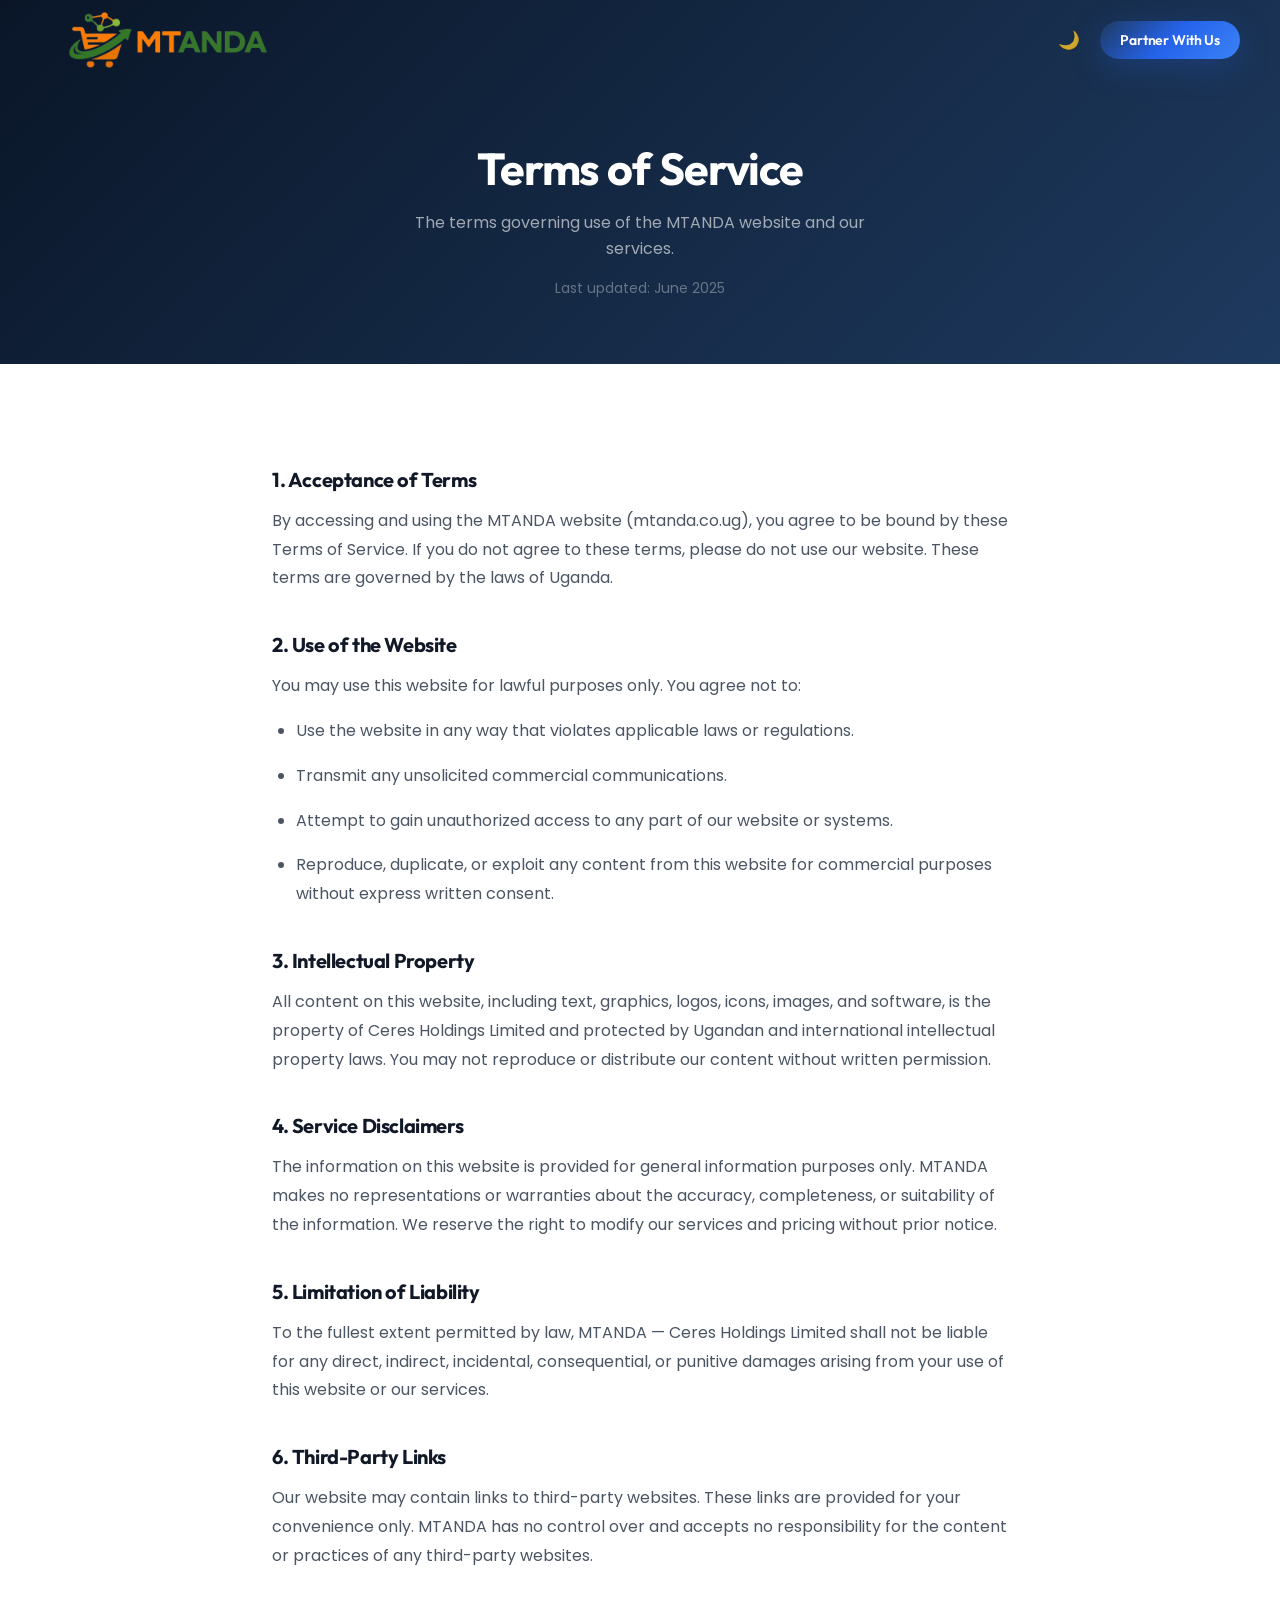
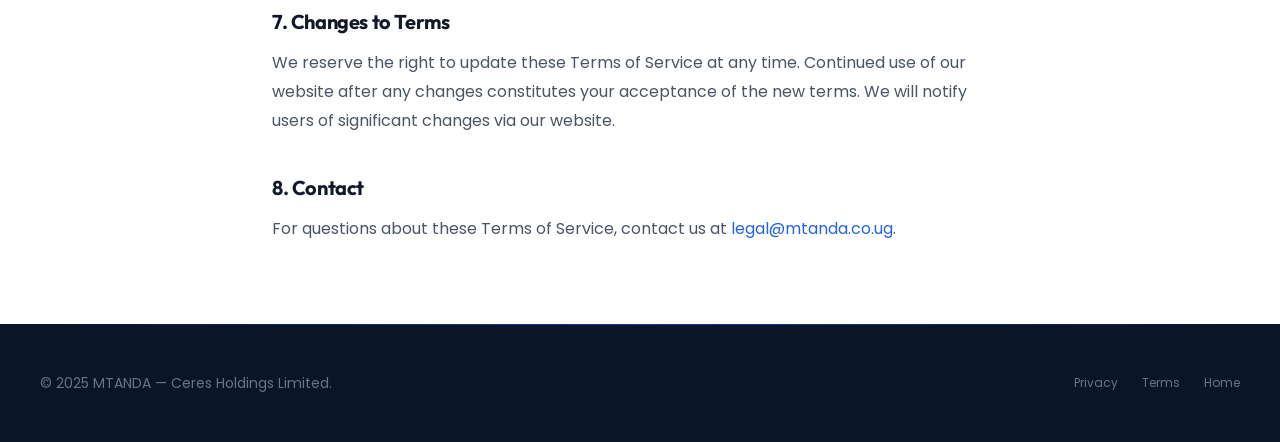
<file: terms.html>
<!DOCTYPE html>
<html lang="en" data-theme="light">
<head>
  <meta charset="UTF-8"/>
  <meta name="viewport" content="width=device-width, initial-scale=1.0"/>
  <title>Terms of Service — MTANDA</title>
  <meta name="description" content="MTANDA Terms of Service — the terms governing use of our website and services."/>
  <meta name="robots" content="index, follow"/>
  <link rel="canonical" href="https://mtanda.co.ug/terms"/>
  <link rel="preconnect" href="https://fonts.googleapis.com"/>
  <link rel="preconnect" href="https://fonts.gstatic.com" crossorigin/>
  <link href="https://fonts.googleapis.com/css2?family=Space+Grotesk:wght@300;400;500;600;700&family=Inter:wght@300;400;500;600;700&display=swap" rel="stylesheet"/>
  <link rel="stylesheet" href="https://cdnjs.cloudflare.com/ajax/libs/font-awesome/6.5.1/css/all.min.css" crossorigin="anonymous" />
  <link rel="stylesheet" href="css/main.css"/>
  <style>
    .legal-hero { background:var(--gradient-dark); padding:calc(var(--nav-height) + 4rem) 0 4rem; text-align:center; }
    .legal-body { max-width:800px; margin:0 auto; padding:4rem 2rem; }
    .legal-body h2 { font-family:var(--font-display); font-size:var(--text-xl); font-weight:700; margin:2.5rem 0 1rem; color:var(--text-primary); }
    .legal-body p, .legal-body li { font-size:var(--text-base); color:var(--text-secondary); line-height:1.8; margin-bottom:1rem; }
    .legal-body ul { padding-left:1.5rem; }
    .legal-body li { list-style:disc; }
  </style>
</head>
<body>
  <header>
    <nav id="navbar" role="navigation" aria-label="Main navigation">
      <div class="nav-inner">
        <a href="/" class="nav-logo" aria-label="MTANDA Home">
          <img src="img/Mtanda.png" alt="MTANDA Logo" style="height: 144px; width: auto;" />
        </a>
        <div class="nav-actions">
          <button class="theme-toggle" data-theme-toggle aria-label="Toggle dark mode"><span data-theme-icon><i class="fa-solid fa-moon"></i></span></button>
          <a href="index.html#contact" class="btn btn-primary btn-sm">Partner With Us</a>
        </div>
      </div>
    </nav>
  </header>

  <div class="legal-hero">
    <div class="container">
      <h1 class="display-md" style="color:white;margin-bottom:1rem;">Terms of Service</h1>
      <p style="color:rgba(255,255,255,0.6);max-width:500px;margin:0 auto;">The terms governing use of the MTANDA website and our services.</p>
      <p style="color:rgba(255,255,255,0.35);margin-top:1rem;font-size:var(--text-sm);">Last updated: June 2025</p>
    </div>
  </div>

  <main class="legal-body">
    <h2>1. Acceptance of Terms</h2>
    <p>By accessing and using the MTANDA website (mtanda.co.ug), you agree to be bound by these Terms of Service. If you do not agree to these terms, please do not use our website. These terms are governed by the laws of Uganda.</p>

    <h2>2. Use of the Website</h2>
    <p>You may use this website for lawful purposes only. You agree not to:</p>
    <ul>
      <li>Use the website in any way that violates applicable laws or regulations.</li>
      <li>Transmit any unsolicited commercial communications.</li>
      <li>Attempt to gain unauthorized access to any part of our website or systems.</li>
      <li>Reproduce, duplicate, or exploit any content from this website for commercial purposes without express written consent.</li>
    </ul>

    <h2>3. Intellectual Property</h2>
    <p>All content on this website, including text, graphics, logos, icons, images, and software, is the property of Ceres Holdings Limited and protected by Ugandan and international intellectual property laws. You may not reproduce or distribute our content without written permission.</p>

    <h2>4. Service Disclaimers</h2>
    <p>The information on this website is provided for general information purposes only. MTANDA makes no representations or warranties about the accuracy, completeness, or suitability of the information. We reserve the right to modify our services and pricing without prior notice.</p>

    <h2>5. Limitation of Liability</h2>
    <p>To the fullest extent permitted by law, MTANDA — Ceres Holdings Limited shall not be liable for any direct, indirect, incidental, consequential, or punitive damages arising from your use of this website or our services.</p>

    <h2>6. Third-Party Links</h2>
    <p>Our website may contain links to third-party websites. These links are provided for your convenience only. MTANDA has no control over and accepts no responsibility for the content or practices of any third-party websites.</p>

    <h2>7. Changes to Terms</h2>
    <p>We reserve the right to update these Terms of Service at any time. Continued use of our website after any changes constitutes your acceptance of the new terms. We will notify users of significant changes via our website.</p>

    <h2>8. Contact</h2>
    <p>For questions about these Terms of Service, contact us at <a href="mailto:legal@mtanda.co.ug" style="color:var(--primary);">legal@mtanda.co.ug</a>.</p>
  </main>

  <footer id="footer" style="padding:3rem 0;">
    <div class="container" style="display:flex;align-items:center;justify-content:space-between;flex-wrap:wrap;gap:1rem;">
      <p style="color:rgba(255,255,255,0.4);font-size:var(--text-sm);">© 2025 MTANDA — Ceres Holdings Limited.</p>
      <div style="display:flex;gap:1.5rem;">
        <a href="privacy.html" style="color:rgba(255,255,255,0.4);font-size:var(--text-xs);">Privacy</a>
        <a href="terms.html" style="color:rgba(255,255,255,0.4);font-size:var(--text-xs);">Terms</a>
        <a href="index.html" style="color:rgba(255,255,255,0.4);font-size:var(--text-xs);">Home</a>
      </div>
    </div>
  </footer>

  <script src="js/main.js" defer></script>
</body>
</html>
</file>
<file: css/main.css>
/* ============================================
   MTANDA Corporate Website — Core Design System
   © 2025 Ceres Holdings Limited
   ============================================ */

/* ── Google Fonts Import ── */
@import url('https://fonts.googleapis.com/css2?family=Outfit:wght@300;400;500;600;700;800&family=Poppins:wght@300;400;500;600;700;800&display=swap');

/* ── CSS Custom Properties ── */
:root {
  /* Brand Colors */
  --blue-900: #0A1628;
  --blue-800: #0D1F3C;
  --blue-700: #1E3A5F;
  --blue-600: #1D4ED8;
  --blue-500: #2563EB;
  --blue-400: #3B82F6;
  --blue-300: #93C5FD;
  --blue-100: #DBEAFE;
  --blue-50:  #EFF6FF;

  --emerald-900: #064E3B;
  --emerald-700: #047857;
  --emerald-600: #059669;
  --emerald-500: #10B981;
  --emerald-400: #34D399;
  --emerald-100: #D1FAE5;
  --emerald-50:  #ECFDF5;

  --orange-600: #EA580C;
  --orange-500: #F97316;
  --orange-400: #FB923C;
  --orange-100: #FFEDD5;

  --gray-950: #030712;
  --gray-900: #111827;
  --gray-800: #1F2937;
  --gray-700: #374151;
  --gray-600: #4B5563;
  --gray-500: #6B7280;
  --gray-400: #9CA3AF;
  --gray-300: #D1D5DB;
  --gray-200: #E5E7EB;
  --gray-100: #F3F4F6;
  --gray-50:  #F9FAFB;

  /* Semantic tokens */
  --primary:       var(--blue-500);
  --primary-dark:  var(--blue-700);
  --primary-light: var(--blue-300);
  --secondary:     var(--emerald-500);
  --accent:        var(--orange-500);

  /* Backgrounds */
  --bg-primary:   #FFFFFF;
  --bg-secondary: #F8FAFF;
  --bg-tertiary:  #EEF2FF;
  --bg-dark:      var(--blue-900);
  --bg-dark-2:    var(--blue-800);

  /* Text */
  --text-primary:   var(--gray-900);
  --text-secondary: var(--gray-600);
  --text-muted:     var(--gray-400);
  --text-white:     #FFFFFF;
  --text-inverse:   #FFFFFF;

  /* Borders */
  --border-color:  var(--gray-200);
  --border-light:  rgba(255,255,255,0.1);
  --border-focus:  var(--blue-500);

  /* Shadows */
  --shadow-xs:  0 1px 2px rgba(0,0,0,0.05);
  --shadow-sm:  0 2px 8px rgba(0,0,0,0.08);
  --shadow-md:  0 4px 20px rgba(0,0,0,0.10);
  --shadow-lg:  0 8px 40px rgba(0,0,0,0.12);
  --shadow-xl:  0 16px 64px rgba(0,0,0,0.15);
  --shadow-2xl: 0 24px 80px rgba(0,0,0,0.20);
  --shadow-blue: 0 8px 32px rgba(37,99,235,0.25);
  --shadow-emerald: 0 8px 32px rgba(16,185,129,0.25);
  --shadow-glow: 0 0 40px rgba(37,99,235,0.3);

  /* Gradients */
  --gradient-primary: linear-gradient(135deg, #1E3A5F 0%, #2563EB 50%, #3B82F6 100%);
  --gradient-dark:    linear-gradient(135deg, #0A1628 0%, #1E3A5F 100%);
  --gradient-emerald: linear-gradient(135deg, #047857 0%, #10B981 100%);
  --gradient-hero:    linear-gradient(135deg, #0A1628 0%, #0D1F3C 40%, #1E3A5F 100%);
  --gradient-subtle:  linear-gradient(180deg, #FFFFFF 0%, #F8FAFF 100%);
  --gradient-card:    linear-gradient(145deg, rgba(255,255,255,0.9) 0%, rgba(248,250,255,0.8) 100%);
  --gradient-orange:  linear-gradient(135deg, #EA580C 0%, #F97316 100%);
  --gradient-mesh:    radial-gradient(ellipse at 20% 20%, rgba(37,99,235,0.15) 0%, transparent 50%),
                      radial-gradient(ellipse at 80% 80%, rgba(16,185,129,0.10) 0%, transparent 50%),
                      radial-gradient(ellipse at 50% 50%, rgba(249,115,22,0.05) 0%, transparent 60%);

  /* Typography */
  --font-display: 'Outfit', sans-serif;
  --font-body:    'Poppins', sans-serif;
  --font-mono:    'JetBrains Mono', monospace;

  /* Font sizes */
  --text-xs:   0.75rem;
  --text-sm:   0.875rem;
  --text-base: 1rem;
  --text-lg:   1.125rem;
  --text-xl:   1.25rem;
  --text-2xl:  1.5rem;
  --text-3xl:  1.875rem;
  --text-4xl:  2.25rem;
  --text-5xl:  3rem;
  --text-6xl:  3.75rem;
  --text-7xl:  4.5rem;
  --text-8xl:  6rem;

  /* Spacing */
  --space-1:  0.25rem;
  --space-2:  0.5rem;
  --space-3:  0.75rem;
  --space-4:  1rem;
  --space-5:  1.25rem;
  --space-6:  1.5rem;
  --space-8:  2rem;
  --space-10: 2.5rem;
  --space-12: 3rem;
  --space-16: 4rem;
  --space-20: 5rem;
  --space-24: 6rem;
  --space-32: 8rem;

  /* Border radius */
  --radius-sm:   6px;
  --radius-md:   12px;
  --radius-lg:   16px;
  --radius-xl:   24px;
  --radius-2xl:  32px;
  --radius-3xl:  48px;
  --radius-full: 9999px;

  /* Transitions */
  --transition-fast:   150ms cubic-bezier(0.4,0,0.2,1);
  --transition-base:   250ms cubic-bezier(0.4,0,0.2,1);
  --transition-slow:   400ms cubic-bezier(0.4,0,0.2,1);
  --transition-spring: 500ms cubic-bezier(0.34,1.56,0.64,1);

  /* Z-index */
  --z-base:    1;
  --z-card:    10;
  --z-nav:     100;
  --z-modal:   200;
  --z-toast:   300;
  --z-loading: 9999;

  /* Layout */
  --container-max: 1280px;
  --container-wide: 1440px;
  --nav-height: 80px;
  --section-padding: clamp(3rem, 5vw, 4rem);
}

/* ── Dark Mode Variables ── */
[data-theme="dark"] {
  --bg-primary:   #0A1628;
  --bg-secondary: #0D1F3C;
  --bg-tertiary:  #1E3A5F;
  --text-primary:   #F1F5F9;
  --text-secondary: #94A3B8;
  --text-muted:     #64748B;
  --border-color:   rgba(255,255,255,0.08);
  --shadow-sm:  0 2px 8px rgba(0,0,0,0.3);
  --shadow-md:  0 4px 20px rgba(0,0,0,0.4);
  --shadow-lg:  0 8px 40px rgba(0,0,0,0.5);
  --gradient-subtle: linear-gradient(180deg, #0A1628 0%, #0D1F3C 100%);
  --gradient-card: linear-gradient(145deg, rgba(30,58,95,0.6) 0%, rgba(13,31,60,0.8) 100%);
}

/* ── Reset & Base ── */
*, *::before, *::after {
  box-sizing: border-box;
  margin: 0;
  padding: 0;
}

html {
  scroll-behavior: smooth;
  -webkit-text-size-adjust: 100%;
  scroll-padding-top: var(--nav-height);
}

body {
  font-family: var(--font-body);
  font-size: var(--text-base);
  line-height: 1.6;
  color: var(--text-primary);
  background: var(--bg-primary);
  overflow-x: hidden;
  transition: background var(--transition-slow), color var(--transition-slow);
  -webkit-font-smoothing: antialiased;
  -moz-osx-font-smoothing: grayscale;
}

img, video {
  max-width: 100%;
  height: auto;
  display: block;
}

a {
  color: inherit;
  text-decoration: none;
}

ul, ol { list-style: none; }
button { cursor: pointer; border: none; background: none; font-family: inherit; }
input, textarea, select { font-family: inherit; }

/* ── Typography ── */
h1, h2, h3, h4, h5, h6 {
  font-family: var(--font-display);
  font-weight: 700;
  line-height: 1.15;
  color: var(--text-primary);
  letter-spacing: -0.02em;
}

.display-xl {
  font-size: clamp(3rem, 8vw, 6rem);
  font-weight: 700;
  letter-spacing: -0.04em;
  line-height: 1.05;
}
.display-lg {
  font-size: clamp(2.25rem, 5vw, 4.5rem);
  font-weight: 700;
  letter-spacing: -0.03em;
  line-height: 1.08;
}
.display-md {
  font-size: clamp(1.75rem, 3.5vw, 3rem);
  font-weight: 700;
  letter-spacing: -0.025em;
  line-height: 1.12;
}
.display-sm {
  font-size: clamp(1.5rem, 2.5vw, 2.25rem);
  font-weight: 600;
  letter-spacing: -0.02em;
}

.text-gradient {
  background: var(--gradient-primary);
  -webkit-background-clip: text;
  -webkit-text-fill-color: transparent;
  background-clip: text;
}
.text-gradient-emerald {
  background: var(--gradient-emerald);
  -webkit-background-clip: text;
  -webkit-text-fill-color: transparent;
  background-clip: text;
}
.text-gradient-orange {
  background: var(--gradient-orange);
  -webkit-background-clip: text;
  -webkit-text-fill-color: transparent;
  background-clip: text;
}

/* ── Layout ── */
.container {
  width: 100%;
  max-width: var(--container-max);
  margin: 0 auto;
  padding: 0 clamp(1.5rem, 6vw, 2.5rem);
}
.container-wide {
  width: 100%;
  max-width: var(--container-wide);
  margin: 0 auto;
  padding: 0 clamp(1.5rem, 6vw, 2.5rem);
}

.section {
  padding: var(--section-padding) 0;
}
.section-sm { padding: clamp(1.5rem, 2.5vw, 2.5rem) 0; }

.grid-2 { display: grid; grid-template-columns: repeat(auto-fit, minmax(320px, 1fr)); gap: var(--space-8); }
.grid-3 { display: grid; grid-template-columns: repeat(auto-fit, minmax(280px, 1fr)); gap: var(--space-6); }
.grid-4 { display: grid; grid-template-columns: repeat(auto-fit, minmax(240px, 1fr)); gap: var(--space-6); }

/* ── Buttons ── */
.btn {
  display: inline-flex;
  align-items: center;
  gap: var(--space-2);
  padding: 0.875rem 2rem;
  border-radius: var(--radius-full);
  font-family: var(--font-display);
  font-size: var(--text-base);
  font-weight: 600;
  letter-spacing: -0.01em;
  transition: all var(--transition-spring);
  position: relative;
  overflow: hidden;
  white-space: nowrap;
}
.btn::before {
  content: '';
  position: absolute;
  inset: 0;
  background: rgba(255,255,255,0.1);
  opacity: 0;
  transition: opacity var(--transition-fast);
}
.btn:hover::before { opacity: 1; }

.btn-primary {
  background: var(--gradient-primary);
  color: white;
  box-shadow: var(--shadow-blue);
}
.btn-primary:hover {
  transform: translateY(-2px);
  box-shadow: 0 12px 40px rgba(37,99,235,0.4);
}
.btn-primary:active { transform: translateY(0); }

.btn-secondary {
  background: rgba(255,255,255,0.1);
  color: white;
  border: 1px solid rgba(255,255,255,0.2);
  backdrop-filter: blur(10px);
}
.btn-secondary:hover {
  background: rgba(255,255,255,0.2);
  transform: translateY(-2px);
  border-color: rgba(255,255,255,0.4);
}

.btn-outline {
  background: transparent;
  color: var(--primary);
  border: 2px solid var(--primary);
}
.btn-outline:hover {
  background: var(--primary);
  color: white;
  transform: translateY(-2px);
  box-shadow: var(--shadow-blue);
}

.btn-emerald {
  background: var(--gradient-emerald);
  color: white;
  box-shadow: var(--shadow-emerald);
}
.btn-emerald:hover {
  transform: translateY(-2px);
  box-shadow: 0 12px 40px rgba(16,185,129,0.4);
}

.btn-orange {
  background: var(--gradient-orange);
  color: white;
}
.btn-orange:hover {
  transform: translateY(-2px);
  box-shadow: 0 12px 40px rgba(249,115,22,0.4);
}

.btn-sm {
  padding: 0.5rem 1.25rem;
  font-size: var(--text-sm);
}
.btn-lg {
  padding: 1.125rem 2.5rem;
  font-size: var(--text-lg);
}

.btn-icon {
  width: 48px;
  height: 48px;
  padding: 0;
  justify-content: center;
  border-radius: var(--radius-full);
}

/* ── Cards ── */
.card {
  background: var(--gradient-card);
  border: 1px solid var(--border-color);
  border-radius: var(--radius-xl);
  padding: var(--space-8);
  box-shadow: var(--shadow-sm);
  transition: all var(--transition-slow);
  position: relative;
  overflow: hidden;
}
.card::before {
  content: '';
  position: absolute;
  top: 0;
  left: 0;
  right: 0;
  height: 3px;
  background: var(--gradient-primary);
  opacity: 0;
  transition: opacity var(--transition-base);
}
.card:hover {
  transform: translateY(-6px);
  box-shadow: var(--shadow-xl);
  border-color: rgba(37,99,235,0.2);
}
.card:hover::before { opacity: 1; }

.card-glass {
  background: rgba(255,255,255,0.08);
  backdrop-filter: blur(20px);
  -webkit-backdrop-filter: blur(20px);
  border: 1px solid rgba(255,255,255,0.12);
  border-radius: var(--radius-xl);
  box-shadow: 0 8px 32px rgba(0,0,0,0.2);
}

/* ── Section Headers ── */
.section-tag {
  display: inline-flex;
  align-items: center;
  gap: var(--space-2);
  padding: 0.375rem 1rem;
  background: var(--blue-50);
  border: 1px solid var(--blue-100);
  border-radius: var(--radius-full);
  font-family: var(--font-display);
  font-size: var(--text-xs);
  font-weight: 600;
  color: var(--primary);
  text-transform: uppercase;
  letter-spacing: 0.08em;
  margin-bottom: var(--space-4);
}
[data-theme="dark"] .section-tag {
  background: rgba(37,99,235,0.15);
  border-color: rgba(37,99,235,0.3);
}

.section-header {
  text-align: center;
  max-width: 720px;
  margin: 0 auto var(--space-16);
}
.section-header p {
  font-size: var(--text-lg);
  color: var(--text-secondary);
  line-height: 1.7;
  margin-top: var(--space-4);
}

/* ── Badge ── */
.badge {
  display: inline-flex;
  align-items: center;
  gap: 6px;
  padding: 4px 12px;
  border-radius: var(--radius-full);
  font-size: var(--text-xs);
  font-weight: 600;
}
.badge-blue    { background: var(--blue-50);    color: var(--blue-600);    border: 1px solid var(--blue-100); }
.badge-emerald { background: var(--emerald-50); color: var(--emerald-600); border: 1px solid var(--emerald-100); }
.badge-orange  { background: var(--orange-100); color: var(--orange-600);  border: 1px solid rgba(249,115,22,0.2); }

/* ── Divider ── */
.divider {
  width: 60px;
  height: 4px;
  border-radius: var(--radius-full);
  background: var(--gradient-primary);
  margin: var(--space-4) auto;
}

/* ── Glassmorphism ── */
.glass {
  background: rgba(255,255,255,0.06);
  backdrop-filter: blur(24px);
  -webkit-backdrop-filter: blur(24px);
  border: 1px solid rgba(255,255,255,0.1);
}

/* ── Utilities ── */
.flex           { display: flex; }
.flex-col       { flex-direction: column; }
.items-center   { align-items: center; }
.items-start    { align-items: flex-start; }
.justify-center { justify-content: center; }
.justify-between{ justify-content: space-between; }
.gap-4          { gap: var(--space-4); }
.gap-6          { gap: var(--space-6); }
.gap-8          { gap: var(--space-8); }
.text-center    { text-align: center; }
.text-left      { text-align: left; }
.relative       { position: relative; }
.overflow-hidden{ overflow: hidden; }
.w-full         { width: 100%; }
.sr-only        { position: absolute; width: 1px; height: 1px; padding: 0; margin: -1px; overflow: hidden; clip: rect(0,0,0,0); white-space: nowrap; border: 0; }

/* ── Focus styles ── */
:focus-visible {
  outline: 2px solid var(--primary);
  outline-offset: 3px;
  border-radius: 4px;
}

/* ── Selection ── */
::selection {
  background: rgba(37,99,235,0.2);
  color: var(--text-primary);
}

/* ── Scrollbar ── */
::-webkit-scrollbar { width: 6px; }
::-webkit-scrollbar-track { background: var(--bg-secondary); }
::-webkit-scrollbar-thumb { background: var(--gray-300); border-radius: 3px; }
::-webkit-scrollbar-thumb:hover { background: var(--primary); }

/* ── Loading Screen ── */
#loading-screen {
  position: fixed;
  inset: 0;
  background: var(--blue-900);
  z-index: var(--z-loading);
  display: flex;
  flex-direction: column;
  align-items: center;
  justify-content: center;
  gap: var(--space-6);
  transition: opacity 0.5s ease, visibility 0.5s ease;
}
#loading-screen.hidden {
  opacity: 0;
  visibility: hidden;
  pointer-events: none;
}
.loader-logo {
  font-family: var(--font-display);
  font-size: 2rem;
  font-weight: 700;
  color: white;
  letter-spacing: -0.04em;
}
.loader-bar {
  width: 200px;
  height: 3px;
  background: rgba(255,255,255,0.15);
  border-radius: var(--radius-full);
  overflow: hidden;
}
.loader-progress {
  height: 100%;
  background: var(--gradient-primary);
  border-radius: var(--radius-full);
  animation: loadProgress 1.5s ease-in-out forwards;
}
@keyframes loadProgress {
  0%   { width: 0%; }
  60%  { width: 70%; }
  100% { width: 100%; }
}

/* ── Navigation ── */
#navbar {
  position: fixed;
  top: 0;
  left: 0;
  right: 0;
  height: var(--nav-height);
  z-index: var(--z-nav);
  transition: all var(--transition-slow);
}
#navbar .nav-inner {
  display: flex;
  align-items: center;
  justify-content: space-between;
  height: 100%;
  padding: 0 clamp(1.5rem, 6vw, 2.5rem);
  max-width: var(--container-wide);
  margin: 0 auto;
}
#navbar.scrolled {
  background: rgba(255,255,255,0.95);
  backdrop-filter: blur(20px);
  -webkit-backdrop-filter: blur(20px);
  box-shadow: var(--shadow-md);
  border-bottom: 1px solid var(--border-color);
}
[data-theme="dark"] #navbar.scrolled {
  background: rgba(10,22,40,0.95);
  border-bottom-color: rgba(255,255,255,0.08);
}

.nav-logo {
  display: flex;
  align-items: center;
  gap: var(--space-2);
  text-decoration: none;
}
.nav-logo-mark {
  width: 40px;
  height: 40px;
  background: var(--gradient-primary);
  border-radius: var(--radius-md);
  display: flex;
  align-items: center;
  justify-content: center;
  font-family: var(--font-display);
  font-weight: 700;
  font-size: 1rem;
  color: white;
  letter-spacing: -0.02em;
}
.nav-logo-text {
  font-family: var(--font-display);
  font-size: 1.375rem;
  font-weight: 700;
  color: white;
  letter-spacing: -0.04em;
  transition: color var(--transition-base);
}
#navbar.scrolled .nav-logo-text { color: var(--blue-900); }
[data-theme="dark"] #navbar.scrolled .nav-logo-text { color: white; }
.nav-logo-sub {
  font-size: 0.65rem;
  font-weight: 400;
  opacity: 0.7;
  letter-spacing: 0.05em;
  display: block;
  line-height: 1;
  margin-top: 1px;
  font-family: var(--font-body);
}

.nav-menu {
  display: flex;
  align-items: center;
  gap: var(--space-1);
}

.nav-item { position: relative; }
.nav-link {
  display: flex;
  align-items: center;
  gap: 4px;
  padding: 0.5rem 0.875rem;
  font-family: var(--font-display);
  font-size: var(--text-sm);
  font-weight: 500;
  color: rgba(255,255,255,0.85);
  border-radius: var(--radius-md);
  transition: all var(--transition-base);
  letter-spacing: -0.01em;
}
.nav-link:hover { color: white; background: rgba(255,255,255,0.1); }
.nav-link .chevron {
  font-size: 0.7rem;
  transition: transform var(--transition-base);
  position: relative;
  top: -2px; /* Nudge UP to vertically center with text */
}
.nav-item:hover .chevron { transform: rotate(180deg); }

#navbar.scrolled .nav-link { color: var(--gray-700); }
#navbar.scrolled .nav-link:hover { color: var(--primary); background: var(--blue-50); }
[data-theme="dark"] #navbar.scrolled .nav-link { color: var(--gray-300); }
[data-theme="dark"] #navbar.scrolled .nav-link:hover { color: white; background: rgba(255,255,255,0.08); }

/* Mega Menu */
.mega-menu {
  position: absolute;
  top: 100%;
  left: 50%;
  transform: translateX(-50%);
  margin-top: 0.5rem;
  background: white;
  border: 1px solid var(--border-color);
  border-radius: var(--radius-xl);
  box-shadow: var(--shadow-2xl);
  padding: var(--space-6);
  opacity: 0;
  visibility: hidden;
  transition: all var(--transition-base);
  min-width: 520px;
  z-index: 999;
}
/* Bridge the gap to prevent dropdown from closing */
.mega-menu::before {
  content: '';
  position: absolute;
  top: -1.5rem;
  left: -2rem;
  right: -2rem;
  height: 2rem;
  background: transparent;
}
[data-theme="dark"] .mega-menu {
  background: var(--blue-800);
  border-color: rgba(255,255,255,0.08);
}
.nav-item:hover .mega-menu {
  opacity: 1;
  visibility: visible;
}
.mega-menu-grid {
  display: grid;
  grid-template-columns: repeat(3, 1fr);
  gap: var(--space-4);
}
.mega-link {
  display: flex;
  align-items: flex-start;
  gap: var(--space-3);
  padding: var(--space-3);
  border-radius: var(--radius-md);
  transition: all var(--transition-base);
  cursor: pointer;
}
.mega-link:hover { background: var(--blue-50); }
[data-theme="dark"] .mega-link:hover { background: rgba(255,255,255,0.05); }
.mega-link-icon {
  width: 36px;
  height: 36px;
  border-radius: var(--radius-sm);
  display: flex;
  align-items: center;
  justify-content: center;
  font-size: 1rem;
  flex-shrink: 0;
}
.mega-link-text strong {
  display: block;
  font-family: var(--font-display);
  font-size: var(--text-sm);
  font-weight: 600;
  color: var(--text-primary);
  margin-bottom: 2px;
}
.mega-link-text span {
  font-size: var(--text-xs);
  color: var(--text-secondary);
}

.nav-actions {
  display: flex;
  align-items: center;
  gap: var(--space-3);
}

.nav-btn-ghost {
  display: flex;
  align-items: center;
  gap: 6px;
  padding: 0.375rem 0.75rem;
  border-radius: var(--radius-md);
  font-size: var(--text-sm);
  font-weight: 500;
  color: rgba(255,255,255,0.8);
  cursor: pointer;
  transition: all var(--transition-base);
}
.nav-btn-ghost:hover { background: rgba(255,255,255,0.1); color: white; }
#navbar.scrolled .nav-btn-ghost { color: var(--gray-600); }
#navbar.scrolled .nav-btn-ghost:hover { background: var(--gray-100); color: var(--gray-900); }
[data-theme="dark"] #navbar.scrolled .nav-btn-ghost { color: var(--gray-400); }
[data-theme="dark"] #navbar.scrolled .nav-btn-ghost:hover { background: rgba(255,255,255,0.08); color: white; }

.theme-toggle {
  width: 38px;
  height: 38px;
  border-radius: var(--radius-full);
  display: flex;
  align-items: center;
  justify-content: center;
  cursor: pointer;
  transition: all var(--transition-base);
  font-size: 1.1rem;
  color: rgba(255,255,255,0.8);
}
.theme-toggle:hover { background: rgba(255,255,255,0.1); color: white; }
#navbar.scrolled .theme-toggle { color: var(--gray-600); }
#navbar.scrolled .theme-toggle:hover { background: var(--gray-100); color: var(--gray-900); }

/* Mobile menu button */
.mobile-menu-btn {
  display: none;
  width: 40px;
  height: 40px;
  align-items: center;
  justify-content: center;
  border-radius: var(--radius-md);
  cursor: pointer;
  transition: all var(--transition-base);
  flex-direction: column;
  gap: 5px;
}
.hamburger-line {
  width: 22px;
  height: 2px;
  background: white;
  border-radius: 2px;
  transition: all var(--transition-base);
  transform-origin: center;
}
#navbar.scrolled .hamburger-line { background: var(--gray-700); }
.mobile-menu-btn.active .hamburger-line:nth-child(1) { transform: rotate(45deg) translate(5px, 5px); }
.mobile-menu-btn.active .hamburger-line:nth-child(2) { opacity: 0; }
.mobile-menu-btn.active .hamburger-line:nth-child(3) { transform: rotate(-45deg) translate(5px, -5px); }

/* Mobile Menu */
#mobile-menu {
  position: fixed;
  top: var(--nav-height);
  left: 0;
  right: 0;
  bottom: 0;
  background: var(--blue-900);
  z-index: calc(var(--z-nav) - 1);
  padding: var(--space-8) clamp(1rem, 4vw, 2rem);
  display: flex;
  flex-direction: column;
  gap: var(--space-2);
  transform: translateX(100%);
  transition: transform var(--transition-slow);
  overflow-y: auto;
}
[data-theme="dark"] #mobile-menu { background: var(--gray-950); }
#mobile-menu.open { transform: translateX(0); }
.mobile-nav-link {
  display: block;
  padding: var(--space-4);
  border-radius: var(--radius-lg);
  font-family: var(--font-display);
  font-size: var(--text-lg);
  font-weight: 600;
  color: rgba(255,255,255,0.85);
  transition: all var(--transition-base);
  border-bottom: 1px solid rgba(255,255,255,0.06);
}
.mobile-nav-link:hover { color: white; background: rgba(255,255,255,0.08); }

/* Scroll Progress */
#scroll-progress {
  position: fixed;
  top: var(--nav-height);
  left: 0;
  height: 3px;
  background: var(--gradient-primary);
  z-index: calc(var(--z-nav) - 1);
  transition: width 50ms linear;
}

/* ── Hero Section ── */
#hero {
  min-height: 100vh;
  background: var(--gradient-hero);
  position: relative;
  display: flex;
  align-items: center;
  overflow: hidden;
  padding-top: var(--nav-height);
}
#hero-canvas {
  position: absolute;
  inset: 0;
  pointer-events: none;
}
.hero-bg-gradient {
  position: absolute;
  inset: 0;
  background: var(--gradient-mesh);
  pointer-events: none;
}
.hero-blob {
  position: absolute;
  border-radius: 50%;
  filter: blur(80px);
  pointer-events: none;
  animation: floatBlob 8s ease-in-out infinite;
}
.hero-blob-1 {
  width: 600px; height: 600px;
  background: radial-gradient(circle, rgba(37,99,235,0.3) 0%, transparent 70%);
  top: -100px; left: -200px;
  animation-delay: 0s;
}
.hero-blob-2 {
  width: 500px; height: 500px;
  background: radial-gradient(circle, rgba(16,185,129,0.2) 0%, transparent 70%);
  bottom: -100px; right: -150px;
  animation-delay: -3s;
}
.hero-blob-3 {
  width: 300px; height: 300px;
  background: radial-gradient(circle, rgba(249,115,22,0.15) 0%, transparent 70%);
  top: 50%; right: 20%;
  animation-delay: -6s;
}
@keyframes floatBlob {
  0%, 100% { transform: translate(0, 0) scale(1); }
  33%       { transform: translate(20px, -30px) scale(1.05); }
  66%       { transform: translate(-15px, 15px) scale(0.95); }
}

.hero-content {
  position: relative;
  z-index: 2;
  width: 100%;
}
.hero-inner {
  display: grid;
  grid-template-columns: 1fr 1fr;
  gap: var(--space-16);
  align-items: center;
  min-height: calc(100vh - var(--nav-height));
  padding: var(--space-16) 0;
}
.hero-badge {
  display: none;
  align-items: center;
  gap: var(--space-2);
  padding: 0.5rem 1.25rem;
  background: rgba(255,255,255,0.08);
  border: 1px solid rgba(255,255,255,0.15);
  border-radius: var(--radius-full);
  font-size: var(--text-sm);
  font-weight: 500;
  color: rgba(255,255,255,0.9);
  margin-bottom: var(--space-8);
  backdrop-filter: blur(10px);
}
.hero-badge-dot {
  width: 8px; height: 8px;
  border-radius: 50%;
  background: var(--emerald-400);
  animation: pulse 2s ease-in-out infinite;
}
@keyframes pulse {
  0%, 100% { opacity: 1; transform: scale(1); }
  50%       { opacity: 0.5; transform: scale(0.8); }
}

.hero-headline {
  font-family: var(--font-display);
  font-size: clamp(2.75rem, 6vw, 5.5rem);
  font-weight: 700;
  color: white;
  line-height: 1.08;
  letter-spacing: -0.04em;
  margin-bottom: var(--space-8);
}
.hero-headline .line { display: block; overflow: hidden; }
.hero-headline .word { display: inline-block; }
.hero-headline .accent { color: var(--orange-400); }
.hero-headline .emerald { color: var(--emerald-400); }

.hero-subtitle {
  font-size: clamp(1rem, 1.8vw, 1.25rem);
  color: rgba(255,255,255,0.7);
  line-height: 1.7;
  max-width: 520px;
  margin-bottom: var(--space-10);
}

.hero-actions {
  display: flex;
  align-items: center;
  gap: var(--space-4);
  flex-wrap: wrap;
  margin-bottom: var(--space-12);
}

.hero-stats {
  display: flex;
  align-items: center;
  gap: var(--space-8);
  border-top: 1px solid rgba(255,255,255,0.1);
  padding-top: var(--space-8);
}
.hero-stat-item { text-align: center; }
.hero-stat-number {
  font-family: var(--font-display);
  font-size: clamp(1.5rem, 3vw, 2rem);
  font-weight: 700;
  color: white;
  letter-spacing: -0.03em;
}
.hero-stat-label {
  font-size: var(--text-xs);
  color: rgba(255,255,255,0.5);
  margin-top: 2px;
  letter-spacing: 0.05em;
  text-transform: uppercase;
}
.hero-stat-divider {
  width: 1px;
  height: 40px;
  background: rgba(255,255,255,0.15);
}

/* Hero Visual */
.hero-visual {
  position: relative;
  display: flex;
  align-items: center;
  justify-content: center;
}
.hero-map-container {
  width: 100%;
  max-width: 480px;
  position: relative;
}
.hero-card-float {
  position: absolute;
  background: rgba(255,255,255,0.08);
  backdrop-filter: blur(20px);
  border: 1px solid rgba(255,255,255,0.12);
  border-radius: var(--radius-xl);
  padding: var(--space-4) var(--space-5);
  display: flex;
  align-items: center;
  gap: var(--space-3);
  color: white;
  animation: floatCard 6s ease-in-out infinite;
  box-shadow: 0 8px 32px rgba(0,0,0,0.3);
}
.hero-card-float:nth-child(2) { animation-delay: -2s; }
.hero-card-float:nth-child(3) { animation-delay: -4s; }
@keyframes floatCard {
  0%, 100% { transform: translateY(0px); }
  50%       { transform: translateY(-12px); }
}
.float-card-icon {
  width: 40px; height: 40px;
  border-radius: var(--radius-md);
  display: flex;
  align-items: center;
  justify-content: center;
  font-size: 1.25rem;
  flex-shrink: 0;
}
.float-card-label { font-size: var(--text-xs); opacity: 0.7; }
.float-card-value { font-family: var(--font-display); font-weight: 700; font-size: var(--text-sm); }

/* ── Trusted By ── */
#trusted-by {
  padding: var(--space-16) 0;
  background: var(--bg-secondary);
  border-bottom: 1px solid var(--border-color);
}
.trusted-label {
  text-align: center;
  font-size: var(--text-sm);
  font-weight: 500;
  color: var(--text-muted);
  text-transform: uppercase;
  letter-spacing: 0.1em;
  margin-bottom: var(--space-8);
}
.logos-track {
  display: flex;
  align-items: center;
  gap: var(--space-12);
  animation: scrollLogos 30s linear infinite;
  width: max-content;
}
.logos-track:hover { animation-play-state: paused; }
.logos-wrapper {
  overflow: hidden;
  mask-image: linear-gradient(to right, transparent, black 10%, black 90%, transparent);
  -webkit-mask-image: linear-gradient(to right, transparent, black 10%, black 90%, transparent);
}
.logo-item {
  display: flex;
  align-items: center;
  gap: 10px;
  padding: 0.75rem 1.5rem;
  background: white;
  border: 1px solid var(--border-color);
  border-radius: var(--radius-lg);
  font-family: var(--font-display);
  font-weight: 700;
  font-size: var(--text-sm);
  color: var(--gray-600);
  white-space: nowrap;
  box-shadow: var(--shadow-xs);
  transition: all var(--transition-base);
  flex-shrink: 0;
}
[data-theme="dark"] .logo-item {
  background: var(--bg-tertiary);
  border-color: rgba(255,255,255,0.08);
  color: var(--gray-300);
}
.logo-item:hover { border-color: var(--primary); color: var(--primary); box-shadow: var(--shadow-blue); transform: translateY(-2px); }
.logo-icon { font-size: 1.25rem; }
@keyframes scrollLogos {
  0%   { transform: translateX(0); }
  100% { transform: translateX(-50%); }
}

/* ── About Section ── */
#about {
  background: var(--bg-primary);
}
.about-grid {
  display: grid;
  grid-template-columns: 1fr 1fr;
  gap: clamp(3rem, 6vw, 6rem);
  align-items: center;
}
.about-tag-line {
  font-size: var(--text-lg);
  font-weight: 600;
  color: var(--primary);
  font-family: var(--font-display);
}
.about-story {
  font-size: var(--text-lg);
  color: var(--text-secondary);
  line-height: 1.8;
  margin-bottom: var(--space-8);
}
.about-values {
  display: grid;
  grid-template-columns: 1fr 1fr;
  gap: var(--space-4);
  margin-bottom: var(--space-10);
}
.value-card {
  padding: var(--space-5);
  border-radius: var(--radius-lg);
  border: 1px solid var(--border-color);
  background: var(--bg-secondary);
  transition: all var(--transition-slow);
}
.value-card:hover {
  border-color: var(--primary);
  box-shadow: var(--shadow-blue);
  transform: translateY(-3px);
}
[data-theme="dark"] .value-card {
  background: var(--bg-secondary);
  border-color: rgba(255,255,255,0.06);
}
.value-icon { font-size: 1.5rem; margin-bottom: var(--space-2); }
.value-title {
  font-family: var(--font-display);
  font-weight: 600;
  font-size: var(--text-sm);
  color: var(--text-primary);
  margin-bottom: 4px;
}
.value-desc { font-size: var(--text-xs); color: var(--text-secondary); line-height: 1.5; }

/* Timeline */
.timeline {
  position: relative;
  padding-left: var(--space-10);
}
.timeline::before {
  content: '';
  position: absolute;
  left: 12px;
  top: 0;
  bottom: 0;
  width: 2px;
  background: linear-gradient(to bottom, var(--primary), var(--secondary), var(--accent));
}
.timeline-item {
  position: relative;
  margin-bottom: var(--space-8);
}
.timeline-dot {
  position: absolute;
  left: calc(-2.5rem - 6px);
  top: 4px;
  width: 14px;
  height: 14px;
  border-radius: 50%;
  background: var(--primary);
  border: 3px solid var(--bg-primary);
  box-shadow: 0 0 0 3px rgba(37,99,235,0.2);
  transition: all var(--transition-base);
}
.timeline-item:hover .timeline-dot {
  background: var(--secondary);
  box-shadow: 0 0 0 5px rgba(16,185,129,0.2);
  transform: scale(1.3);
}
.timeline-year {
  font-family: var(--font-display);
  font-size: var(--text-xs);
  font-weight: 700;
  color: var(--primary);
  text-transform: uppercase;
  letter-spacing: 0.08em;
  margin-bottom: 4px;
}
.timeline-title {
  font-family: var(--font-display);
  font-weight: 600;
  font-size: var(--text-base);
  color: var(--text-primary);
  margin-bottom: 4px;
}
.timeline-desc { font-size: var(--text-sm); color: var(--text-secondary); line-height: 1.6; }

/* ── Statistics ── */
#statistics {
  background: var(--gradient-dark);
  position: relative;
  overflow: hidden;
}
#statistics::before {
  content: '';
  position: absolute;
  inset: 0;
  background: var(--gradient-mesh);
  pointer-events: none;
}
.stats-grid {
  display: grid;
  grid-template-columns: repeat(3, 1fr);
  gap: var(--space-px, 1px);
  border: 1px solid rgba(255,255,255,0.1);
  border-radius: var(--radius-2xl);
  overflow: hidden;
  position: relative;
}
.stat-item {
  padding: var(--space-10);
  text-align: center;
  border-right: 1px solid rgba(255,255,255,0.08);
  border-bottom: 1px solid rgba(255,255,255,0.08);
  position: relative;
  transition: all var(--transition-slow);
  background: rgba(255,255,255,0.02);
}
.stat-item:hover { background: rgba(255,255,255,0.06); }
.stat-item:nth-child(3n) { border-right: none; }
.stat-icon {
  width: 48px; height: 48px;
  border-radius: var(--radius-md);
  display: flex;
  align-items: center;
  justify-content: center;
  font-size: 1.5rem;
  margin: 0 auto var(--space-4);
  background: rgba(255,255,255,0.06);
  border: 1px solid rgba(255,255,255,0.1);
}
.stat-number {
  font-family: var(--font-display);
  font-size: clamp(2.5rem, 5vw, 4rem);
  font-weight: 700;
  color: white;
  letter-spacing: -0.04em;
  line-height: 1;
}
.stat-suffix { color: var(--orange-400); }
.stat-label {
  font-size: var(--text-sm);
  color: rgba(255,255,255,0.55);
  margin-top: var(--space-2);
  letter-spacing: 0.02em;
}
.stat-sub {
  font-size: var(--text-xs);
  color: rgba(255,255,255,0.3);
  margin-top: 4px;
}

/* ── Services ── */
#services {
  background: var(--bg-secondary);
}
.services-grid {
  display: grid;
  grid-template-columns: repeat(auto-fill, minmax(300px, 1fr));
  gap: var(--space-6);
}
.service-card {
  background: var(--bg-primary);
  border: 1px solid var(--border-color);
  border-radius: var(--radius-xl);
  padding: var(--space-8);
  cursor: pointer;
  transition: all var(--transition-slow);
  position: relative;
  overflow: hidden;
  group: true;
}
[data-theme="dark"] .service-card {
  background: var(--bg-secondary);
  border-color: rgba(255,255,255,0.06);
}
.service-card::after {
  content: '';
  position: absolute;
  bottom: 0; left: 0; right: 0;
  height: 4px;
  border-radius: 0 0 var(--radius-xl) var(--radius-xl);
  transform: scaleX(0);
  transition: transform var(--transition-slow);
}
.service-card:hover::after { transform: scaleX(1); }
.service-card:hover {
  transform: translateY(-8px);
  box-shadow: var(--shadow-xl);
  border-color: transparent;
}

.service-card-1::after { background: var(--gradient-primary); }
.service-card-2::after { background: var(--gradient-emerald); }
.service-card-3::after { background: var(--gradient-orange); }
.service-card-4::after { background: linear-gradient(135deg, #7C3AED, #A78BFA); }
.service-card-5::after { background: linear-gradient(135deg, #DB2777, #F472B6); }
.service-card-6::after { background: linear-gradient(135deg, #D97706, #FCD34D); }
.service-card-7::after { background: var(--gradient-primary); }
.service-card-8::after { background: var(--gradient-emerald); }
.service-card-9::after { background: var(--gradient-orange); }
.service-card-10::after { background: linear-gradient(135deg, #7C3AED, #A78BFA); }

.service-icon-wrap {
  width: 64px; height: 64px;
  border-radius: var(--radius-lg);
  display: flex;
  align-items: center;
  justify-content: center;
  font-size: 1.75rem;
  margin-bottom: var(--space-5);
  transition: all var(--transition-spring);
}
.service-card:hover .service-icon-wrap {
  transform: scale(1.1) rotate(-5deg);
}
.service-title {
  font-family: var(--font-display);
  font-size: var(--text-lg);
  font-weight: 700;
  color: var(--text-primary);
  margin-bottom: var(--space-2);
  letter-spacing: -0.02em;
}
.service-desc {
  font-size: var(--text-sm);
  color: var(--text-secondary);
  line-height: 1.6;
  margin-bottom: var(--space-5);
}
.service-tags {
  display: flex;
  flex-wrap: wrap;
  gap: var(--space-2);
  margin-bottom: var(--space-5);
}
.service-tag {
  padding: 3px 10px;
  border-radius: var(--radius-full);
  font-size: 11px;
  font-weight: 500;
  background: var(--blue-50);
  color: var(--blue-600);
  border: 1px solid var(--blue-100);
}
[data-theme="dark"] .service-tag {
  background: rgba(37,99,235,0.1);
  border-color: rgba(37,99,235,0.2);
  color: var(--blue-300);
}
.service-cta {
  display: flex;
  align-items: center;
  gap: var(--space-2);
  font-family: var(--font-display);
  font-size: var(--text-sm);
  font-weight: 600;
  color: var(--primary);
  transition: gap var(--transition-base);
}
.service-card:hover .service-cta { gap: var(--space-3); }

/* ── Industries ── */
#industries { background: var(--bg-primary); }
.industries-grid {
  display: grid;
  grid-template-columns: repeat(auto-fill, minmax(200px, 1fr));
  gap: var(--space-5);
}
.industry-card {
  border-radius: var(--radius-xl);
  padding: var(--space-6) var(--space-5);
  text-align: center;
  cursor: pointer;
  transition: all var(--transition-slow);
  border: 1px solid var(--border-color);
  background: var(--bg-secondary);
  position: relative;
  overflow: hidden;
}
[data-theme="dark"] .industry-card {
  background: var(--bg-secondary);
  border-color: rgba(255,255,255,0.06);
}
.industry-card::before {
  content: '';
  position: absolute;
  inset: 0;
  opacity: 0;
  transition: opacity var(--transition-slow);
}
.industry-card:hover {
  transform: translateY(-6px);
  box-shadow: var(--shadow-xl);
  border-color: transparent;
}
.industry-card:hover::before { opacity: 1; }
.industry-icon {
  font-size: 2.5rem;
  margin-bottom: var(--space-4);
  transition: transform var(--transition-spring);
}
.industry-card:hover .industry-icon { transform: scale(1.15) rotateZ(-5deg); }
.industry-name {
  font-family: var(--font-display);
  font-weight: 700;
  font-size: var(--text-sm);
  color: var(--text-primary);
  margin-bottom: 4px;
}
.industry-sub { font-size: var(--text-xs); color: var(--text-muted); }

/* ── Process Section ── */
#process { background: var(--bg-secondary); }
.process-flow {
  display: flex;
  align-items: flex-start;
  gap: 0;
  position: relative;
  overflow-x: auto;
  padding-bottom: var(--space-4);
}
.process-step {
  flex: 1;
  min-width: 140px;
  display: flex;
  flex-direction: column;
  align-items: center;
  text-align: center;
  position: relative;
}
.process-connector {
  position: absolute;
  top: 40px;
  left: 50%;
  width: 100%;
  height: 2px;
  background: linear-gradient(to right, var(--primary), var(--secondary));
  z-index: 0;
}
.process-step:last-child .process-connector { display: none; }
.process-node {
  width: 80px; height: 80px;
  border-radius: var(--radius-2xl);
  display: flex;
  align-items: center;
  justify-content: center;
  font-size: 2rem;
  margin-bottom: var(--space-4);
  position: relative;
  z-index: 1;
  transition: all var(--transition-spring);
  border: 2px solid rgba(255,255,255,0.1);
  box-shadow: var(--shadow-lg);
}
.process-node:hover { transform: scale(1.1); box-shadow: var(--shadow-xl); }
.process-step-title {
  font-family: var(--font-display);
  font-weight: 700;
  font-size: var(--text-sm);
  color: var(--text-primary);
  margin-bottom: 4px;
}
.process-step-desc { font-size: var(--text-xs); color: var(--text-secondary); line-height: 1.5; max-width: 120px; }
.process-step-num {
  position: absolute;
  top: -8px; right: -8px;
  width: 22px; height: 22px;
  background: var(--orange-500);
  border-radius: 50%;
  font-size: 10px;
  font-weight: 700;
  color: white;
  display: flex;
  align-items: center;
  justify-content: center;
  z-index: 2;
}

/* ── Comparison ── */
#comparison { background: var(--bg-primary); }
.comparison-wrapper {
  max-width: 900px;
  margin: 0 auto;
}
.comparison-table {
  border-radius: var(--radius-2xl);
  overflow: hidden;
  border: 1px solid var(--border-color);
  box-shadow: var(--shadow-lg);
}
.comparison-header {
  display: grid;
  grid-template-columns: 2fr 1fr 1fr;
  background: var(--gradient-dark);
  color: white;
}
.comparison-header > div {
  padding: var(--space-5) var(--space-6);
  font-family: var(--font-display);
  font-weight: 700;
}
.comparison-header .mtanda-col {
  background: var(--gradient-primary);
  text-align: center;
}
.comparison-row {
  display: grid;
  grid-template-columns: 2fr 1fr 1fr;
  border-bottom: 1px solid var(--border-color);
  transition: background var(--transition-base);
}
[data-theme="dark"] .comparison-row {
  border-bottom-color: rgba(255,255,255,0.06);
}
.comparison-row:last-child { border-bottom: none; }
.comparison-row:hover { background: var(--blue-50); }
[data-theme="dark"] .comparison-row:hover { background: rgba(37,99,235,0.08); }
.comparison-row > div {
  padding: var(--space-4) var(--space-6);
  display: flex;
  align-items: center;
  gap: var(--space-2);
}
.comparison-row .mtanda-col { background: rgba(37,99,235,0.04); justify-content: center; }
.comparison-feature { font-size: var(--text-sm); font-weight: 500; color: var(--text-primary); }
.check-yes { color: var(--emerald-500); font-size: 1.25rem; }
.check-no  { color: var(--gray-300); font-size: 1.25rem; }
.check-partial { color: var(--orange-400); font-size: 1.25rem; }

/* ── Coverage Map ── */
#coverage { background: var(--gradient-dark); position: relative; overflow: hidden; }
.coverage-inner {
  display: grid;
  grid-template-columns: 1fr 1.2fr;
  gap: var(--space-16);
  align-items: center;
}
.map-container {
  position: relative;
  background: rgba(255,255,255,0.03);
  border-radius: var(--radius-2xl);
  border: 1px solid rgba(255,255,255,0.08);
  padding: var(--space-8);
  overflow: hidden;
}
#uganda-svg {
  width: 100%;
  height: auto;
  fill: rgba(37,99,235,0.3);
  stroke: rgba(37,99,235,0.6);
  stroke-width: 1;
  transition: all var(--transition-slow);
}
.district-dot {
  position: absolute;
  width: 12px; height: 12px;
  background: var(--orange-400);
  border-radius: 50%;
  border: 2px solid rgba(255,255,255,0.3);
  cursor: pointer;
  transition: all var(--transition-base);
  animation: districtPulse 3s ease-in-out infinite;
}
.district-dot:hover {
  transform: scale(1.8);
  background: var(--emerald-400);
  border-color: white;
  z-index: 10;
}
@keyframes districtPulse {
  0%, 100% { box-shadow: 0 0 0 0 rgba(249,115,22,0.4); }
  50%       { box-shadow: 0 0 0 8px rgba(249,115,22,0); }
}
.coverage-stats { display: flex; flex-direction: column; gap: var(--space-6); }
.coverage-stat {
  display: flex;
  align-items: center;
  gap: var(--space-5);
  padding: var(--space-5);
  border-radius: var(--radius-lg);
  background: rgba(255,255,255,0.04);
  border: 1px solid rgba(255,255,255,0.06);
  transition: all var(--transition-base);
}
.coverage-stat:hover { background: rgba(255,255,255,0.08); border-color: rgba(37,99,235,0.3); }
.coverage-stat-icon {
  width: 52px; height: 52px;
  border-radius: var(--radius-md);
  display: flex;
  align-items: center;
  justify-content: center;
  font-size: 1.5rem;
  flex-shrink: 0;
}
.coverage-stat-num {
  font-family: var(--font-display);
  font-size: var(--text-3xl);
  font-weight: 700;
  color: white;
  letter-spacing: -0.03em;
}
.coverage-stat-label { font-size: var(--text-sm); color: rgba(255,255,255,0.5); }

/* ── Team Section ── */
#team { background: var(--bg-secondary); }
.team-grid {
  display: grid;
  grid-template-columns: repeat(auto-fill, minmax(260px, 1fr));
  gap: var(--space-6);
}
.team-card {
  background: var(--bg-primary);
  border-radius: var(--radius-xl);
  overflow: hidden;
  border: 1px solid var(--border-color);
  transition: all var(--transition-slow);
  position: relative;
  group: true;
}
[data-theme="dark"] .team-card {
  background: var(--bg-secondary);
  border-color: rgba(255,255,255,0.06);
}
.team-card:hover {
  transform: translateY(-8px);
  box-shadow: var(--shadow-xl);
  border-color: rgba(37,99,235,0.2);
}
.team-photo {
  width: 100%;
  aspect-ratio: 4/3;
  object-fit: cover;
  background: var(--gradient-primary);
  display: flex;
  align-items: center;
  justify-content: center;
  font-size: 3rem;
  color: white;
  position: relative;
  overflow: hidden;
}
.team-photo-overlay {
  position: absolute;
  inset: 0;
  background: var(--gradient-primary);
  opacity: 0;
  transition: opacity var(--transition-slow);
  display: flex;
  align-items: center;
  justify-content: center;
  gap: var(--space-3);
}
.team-card:hover .team-photo-overlay { opacity: 0.9; }
.team-social-btn {
  width: 40px; height: 40px;
  background: rgba(255,255,255,0.15);
  border-radius: var(--radius-full);
  display: flex;
  align-items: center;
  justify-content: center;
  color: white;
  font-size: 1rem;
  transition: all var(--transition-base);
  border: 1px solid rgba(255,255,255,0.2);
}
.team-social-btn:hover { background: rgba(255,255,255,0.3); transform: scale(1.1); }
.team-info { padding: var(--space-6); }
.team-name {
  font-family: var(--font-display);
  font-size: var(--text-lg);
  font-weight: 700;
  color: var(--text-primary);
  letter-spacing: -0.02em;
}
.team-role { font-size: var(--text-sm); color: var(--primary); font-weight: 500; margin-top: 2px; }
.team-bio { font-size: var(--text-xs); color: var(--text-secondary); line-height: 1.6; margin-top: var(--space-3); }

/* ── Testimonials ── */
#testimonials { background: var(--bg-primary); }
.testimonials-wrapper { position: relative; overflow: hidden; }
.testimonials-track {
  display: flex;
  gap: var(--space-6);
  transition: transform var(--transition-slow);
}
.testimonial-card {
  flex-shrink: 0;
  width: calc(50% - var(--space-3));
  background: var(--bg-secondary);
  border: 1px solid var(--border-color);
  border-radius: var(--radius-2xl);
  padding: var(--space-10);
  position: relative;
}
[data-theme="dark"] .testimonial-card {
  background: var(--bg-secondary);
  border-color: rgba(255,255,255,0.06);
}
.testimonial-quote {
  font-size: 4rem;
  line-height: 1;
  font-family: serif;
  color: var(--primary);
  opacity: 0.2;
  position: absolute;
  top: var(--space-6);
  left: var(--space-8);
}
.testimonial-text {
  font-size: var(--text-lg);
  color: var(--text-primary);
  line-height: 1.7;
  font-style: italic;
  margin-bottom: var(--space-8);
  position: relative;
  z-index: 1;
}
.testimonial-author {
  display: flex;
  align-items: center;
  gap: var(--space-4);
}
.author-avatar {
  width: 52px; height: 52px;
  border-radius: var(--radius-full);
  background: var(--gradient-primary);
  display: flex;
  align-items: center;
  justify-content: center;
  font-size: 1.5rem;
  color: white;
  font-weight: 700;
  font-family: var(--font-display);
  flex-shrink: 0;
}
.author-name { font-family: var(--font-display); font-weight: 700; color: var(--text-primary); }
.author-title { font-size: var(--text-xs); color: var(--text-muted); }
.testimonial-stars { color: #F59E0B; font-size: 0.875rem; letter-spacing: 1px; }
.slider-dots {
  display: flex;
  justify-content: center;
  gap: var(--space-2);
  margin-top: var(--space-8);
}
.slider-dot {
  width: 8px; height: 8px;
  border-radius: var(--radius-full);
  background: var(--border-color);
  cursor: pointer;
  transition: all var(--transition-base);
}
.slider-dot.active { width: 24px; background: var(--primary); }
.slider-controls {
  display: flex;
  justify-content: center;
  gap: var(--space-3);
  margin-top: var(--space-6);
}
.slider-btn {
  width: 48px; height: 48px;
  border-radius: var(--radius-full);
  border: 2px solid var(--border-color);
  display: flex;
  align-items: center;
  justify-content: center;
  cursor: pointer;
  transition: all var(--transition-base);
  font-size: 1.25rem;
  color: var(--text-secondary);
}
.slider-btn:hover { border-color: var(--primary); color: var(--primary); background: var(--blue-50); }
[data-theme="dark"] .slider-btn:hover { background: rgba(37,99,235,0.1); }

/* ── Commitment Section ── */
#commitment {
  background: var(--gradient-primary);
  text-align: center;
  padding: var(--space-32) 0;
  position: relative;
  overflow: hidden;
}
#commitment::before {
  content: '';
  position: absolute;
  inset: 0;
  background: var(--gradient-mesh);
  pointer-events: none;
}
.commitment-quote {
  font-family: var(--font-display);
  font-size: clamp(2rem, 5vw, 4rem);
  font-weight: 700;
  color: white;
  line-height: 1.2;
  letter-spacing: -0.03em;
  max-width: 800px;
  margin: 0 auto var(--space-8);
  position: relative;
  z-index: 1;
}
.commitment-sub {
  font-size: var(--text-xl);
  color: rgba(255,255,255,0.7);
  max-width: 500px;
  margin: 0 auto var(--space-10);
  position: relative;
  z-index: 1;
}

/* ── News Section ── */
#news { background: var(--bg-secondary); }
.news-grid {
  display: grid;
  grid-template-columns: repeat(3, 1fr);
  gap: var(--space-6);
}
.news-card {
  background: var(--bg-primary);
  border-radius: var(--radius-xl);
  overflow: hidden;
  border: 1px solid var(--border-color);
  transition: all var(--transition-slow);
}
[data-theme="dark"] .news-card {
  background: var(--bg-secondary);
  border-color: rgba(255,255,255,0.06);
}
.news-card:hover { transform: translateY(-6px); box-shadow: var(--shadow-xl); border-color: rgba(37,99,235,0.2); }
.news-image {
  width: 100%;
  aspect-ratio: 16/9;
  object-fit: cover;
  overflow: hidden;
  background: var(--gradient-primary);
  display: flex;
  align-items: center;
  justify-content: center;
  font-size: 3rem;
  color: rgba(255,255,255,0.5);
}
.news-content { padding: var(--space-6); }
.news-category {
  font-size: var(--text-xs);
  font-weight: 600;
  text-transform: uppercase;
  letter-spacing: 0.08em;
  color: var(--primary);
  margin-bottom: var(--space-3);
}
.news-title {
  font-family: var(--font-display);
  font-weight: 700;
  font-size: var(--text-lg);
  color: var(--text-primary);
  line-height: 1.35;
  margin-bottom: var(--space-3);
  letter-spacing: -0.02em;
}
.news-excerpt { font-size: var(--text-sm); color: var(--text-secondary); line-height: 1.6; margin-bottom: var(--space-4); }
.news-meta { display: flex; align-items: center; gap: var(--space-3); }
.news-date { font-size: var(--text-xs); color: var(--text-muted); }
.news-read-time {
  font-size: var(--text-xs);
  color: var(--text-muted);
  padding: 2px 8px;
  background: var(--bg-secondary);
  border-radius: var(--radius-full);
}

/* ── Careers ── */
#careers { background: var(--bg-primary); }
.careers-inner {
  display: grid;
  grid-template-columns: 1fr 1fr;
  gap: clamp(3rem, 6vw, 6rem);
  align-items: start;
}
.jobs-list { display: flex; flex-direction: column; gap: var(--space-4); }
.job-card {
  padding: var(--space-6);
  border: 1px solid var(--border-color);
  border-radius: var(--radius-xl);
  background: var(--bg-secondary);
  cursor: pointer;
  transition: all var(--transition-slow);
  display: flex;
  align-items: center;
  justify-content: space-between;
  gap: var(--space-4);
}
[data-theme="dark"] .job-card {
  background: var(--bg-secondary);
  border-color: rgba(255,255,255,0.06);
}
.job-card:hover { border-color: var(--primary); box-shadow: var(--shadow-blue); transform: translateX(4px); }
.job-info {}
.job-title { font-family: var(--font-display); font-weight: 700; color: var(--text-primary); margin-bottom: 4px; }
.job-meta-row { display: flex; gap: var(--space-3); align-items: center; }
.job-dept { font-size: var(--text-xs); color: var(--primary); font-weight: 500; }
.job-type { font-size: var(--text-xs); color: var(--text-muted); padding: 2px 8px; background: var(--bg-primary); border-radius: var(--radius-full); border: 1px solid var(--border-color); }
.job-location { font-size: var(--text-xs); color: var(--text-muted); }
.job-arrow { color: var(--text-muted); font-size: 1.25rem; transition: transform var(--transition-base); }
.job-card:hover .job-arrow { transform: translateX(4px); color: var(--primary); }

/* Application form */
.careers-form { padding: var(--space-8); background: var(--bg-secondary); border-radius: var(--radius-2xl); border: 1px solid var(--border-color); }
[data-theme="dark"] .careers-form { background: var(--bg-secondary); border-color: rgba(255,255,255,0.06); }
.careers-form h3 { font-family: var(--font-display); font-size: var(--text-2xl); font-weight: 700; margin-bottom: var(--space-6); }

/* ── Contact Section ── */
#contact { background: var(--bg-secondary); }
.contact-inner {
  display: grid;
  grid-template-columns: 1fr 1.5fr;
  gap: clamp(3rem, 6vw, 6rem);
  align-items: start;
}
.contact-info { display: flex; flex-direction: column; gap: var(--space-6); }
.contact-detail {
  display: flex;
  gap: var(--space-4);
  align-items: flex-start;
  padding: var(--space-5);
  border-radius: var(--radius-lg);
  background: var(--bg-primary);
  border: 1px solid var(--border-color);
  transition: all var(--transition-base);
}
[data-theme="dark"] .contact-detail { background: var(--bg-tertiary); border-color: rgba(255,255,255,0.06); }
.contact-detail:hover { border-color: var(--primary); box-shadow: var(--shadow-blue); }
.contact-icon {
  width: 48px; height: 48px;
  border-radius: var(--radius-md);
  display: flex;
  align-items: center;
  justify-content: center;
  font-size: 1.25rem;
  flex-shrink: 0;
}
.contact-label { font-size: var(--text-xs); color: var(--text-muted); text-transform: uppercase; letter-spacing: 0.06em; margin-bottom: 4px; }
.contact-value { font-family: var(--font-display); font-weight: 600; color: var(--text-primary); }
.contact-value a { color: var(--primary); transition: color var(--transition-fast); }
.contact-value a:hover { color: var(--blue-400); text-decoration: underline; }

/* Form styles */
.form-group { margin-bottom: var(--space-5); }
.form-row { display: grid; grid-template-columns: 1fr 1fr; gap: var(--space-4); }
.form-label {
  display: block;
  font-family: var(--font-display);
  font-size: var(--text-sm);
  font-weight: 600;
  color: var(--text-primary);
  margin-bottom: var(--space-2);
}
.form-control {
  width: 100%;
  padding: 0.875rem 1.25rem;
  border: 2px solid var(--border-color);
  border-radius: var(--radius-md);
  font-family: var(--font-body);
  font-size: var(--text-sm);
  color: var(--text-primary);
  background: var(--bg-primary);
  transition: all var(--transition-base);
  outline: none;
}
[data-theme="dark"] .form-control {
  background: var(--bg-tertiary);
  border-color: rgba(255,255,255,0.08);
  color: var(--text-primary);
}
.form-control::placeholder { color: var(--text-muted); }
.form-control:focus {
  border-color: var(--primary);
  box-shadow: 0 0 0 4px rgba(37,99,235,0.1);
}
.form-control:hover { border-color: var(--gray-300); }
[data-theme="dark"] .form-control:hover { border-color: rgba(255,255,255,0.15); }
textarea.form-control { resize: vertical; min-height: 140px; }
select.form-control { cursor: pointer; }

/* ── Footer ── */
#footer {
  background: var(--blue-900);
  padding: var(--space-20) 0 var(--space-8);
  position: relative;
  overflow: hidden;
}
#footer::before {
  content: '';
  position: absolute;
  top: 0; left: 0; right: 0;
  height: 1px;
  background: linear-gradient(to right, transparent, rgba(37,99,235,0.5), transparent);
}
.footer-grid {
  display: grid;
  grid-template-columns: 2fr 1fr 1fr 1fr;
  gap: var(--space-12);
  margin-bottom: var(--space-12);
}
.footer-brand .footer-logo-text {
  font-family: var(--font-display);
  font-size: 1.75rem;
  font-weight: 700;
  color: white;
  letter-spacing: -0.04em;
  margin-bottom: var(--space-4);
}
.footer-brand p { font-size: var(--text-sm); color: rgba(255,255,255,0.5); line-height: 1.7; margin-bottom: var(--space-6); }
.footer-social {
  display: flex;
  gap: var(--space-3);
}
.footer-social-link {
  width: 40px; height: 40px;
  border-radius: var(--radius-full);
  background: rgba(255,255,255,0.06);
  border: 1px solid rgba(255,255,255,0.1);
  display: flex;
  align-items: center;
  justify-content: center;
  color: rgba(255,255,255,0.6);
  font-size: 1rem;
  transition: all var(--transition-base);
  text-decoration: none;
}
.footer-social-link:hover { background: var(--primary); border-color: var(--primary); color: white; transform: translateY(-2px); }
.footer-col h4 {
  font-family: var(--font-display);
  font-size: var(--text-sm);
  font-weight: 700;
  color: white;
  text-transform: uppercase;
  letter-spacing: 0.08em;
  margin-bottom: var(--space-5);
}
.footer-links { display: flex; flex-direction: column; gap: var(--space-3); }
.footer-link {
  font-size: var(--text-sm);
  color: rgba(255,255,255,0.5);
  transition: all var(--transition-base);
  display: flex;
  align-items: center;
  gap: var(--space-2);
}
.footer-link:hover { color: white; padding-left: var(--space-2); }
.footer-bottom {
  border-top: 1px solid rgba(255,255,255,0.06);
  padding-top: var(--space-8);
  display: flex;
  align-items: center;
  justify-content: space-between;
  gap: var(--space-4);
  flex-wrap: wrap;
}
.footer-copyright { font-size: var(--text-sm); color: rgba(255,255,255,0.4); }
.footer-legal { display: flex; gap: var(--space-5); }
.footer-legal a { font-size: var(--text-xs); color: rgba(255,255,255,0.4); transition: color var(--transition-base); }
.footer-legal a:hover { color: rgba(255,255,255,0.8); }

/* Newsletter */
.newsletter-form {
  display: flex;
  gap: var(--space-2);
  margin-top: var(--space-4);
}
.newsletter-input {
  flex: 1;
  padding: 0.75rem 1rem;
  background: rgba(255,255,255,0.06);
  border: 1px solid rgba(255,255,255,0.12);
  border-radius: var(--radius-full);
  color: white;
  font-size: var(--text-sm);
  outline: none;
  transition: all var(--transition-base);
}
.newsletter-input::placeholder { color: rgba(255,255,255,0.3); }
.newsletter-input:focus { border-color: var(--primary); background: rgba(255,255,255,0.1); }
.newsletter-btn {
  padding: 0.75rem 1.25rem;
  background: var(--gradient-primary);
  border: none;
  border-radius: var(--radius-full);
  color: white;
  font-weight: 600;
  font-size: var(--text-sm);
  cursor: pointer;
  transition: all var(--transition-base);
}
.newsletter-btn:hover { transform: translateY(-1px); box-shadow: var(--shadow-blue); }

/* ── Floating elements ── */
#whatsapp-btn {
  position: fixed;
  bottom: var(--space-8);
  right: var(--space-8);
  width: 60px; height: 60px;
  background: #25D366;
  border-radius: var(--radius-full);
  display: flex;
  align-items: center;
  justify-content: center;
  font-size: 1.75rem;
  color: white;
  box-shadow: 0 8px 32px rgba(37,211,102,0.4);
  z-index: var(--z-card);
  cursor: pointer;
  transition: all var(--transition-spring);
  text-decoration: none;
}
#whatsapp-btn:hover { transform: scale(1.12); box-shadow: 0 12px 40px rgba(37,211,102,0.5); }

#back-to-top {
  position: fixed;
  bottom: calc(var(--space-8) + 76px);
  right: var(--space-8);
  width: 48px; height: 48px;
  background: var(--gradient-primary);
  border-radius: var(--radius-full);
  display: flex;
  align-items: center;
  justify-content: center;
  color: white;
  font-size: 1.25rem;
  box-shadow: var(--shadow-blue);
  z-index: var(--z-card);
  cursor: pointer;
  transition: all var(--transition-spring);
  opacity: 0;
  transform: translateY(20px);
  pointer-events: none;
}
#back-to-top.visible {
  opacity: 1;
  transform: translateY(0);
  pointer-events: all;
}
#back-to-top:hover { transform: translateY(-4px); box-shadow: 0 12px 40px rgba(37,99,235,0.5); }

/* ── Cookie Consent ── */
#cookie-banner {
  position: fixed;
  bottom: var(--space-5);
  left: var(--space-5);
  max-width: 420px;
  background: var(--blue-900);
  border: 1px solid rgba(255,255,255,0.1);
  border-radius: var(--radius-xl);
  padding: var(--space-6);
  z-index: calc(var(--z-modal) - 1);
  box-shadow: var(--shadow-2xl);
  transform: translateY(120%);
  transition: transform var(--transition-slow);
}
#cookie-banner.visible { transform: translateY(0); }
.cookie-title { font-family: var(--font-display); font-size: var(--text-base); font-weight: 700; color: white; margin-bottom: var(--space-2); }
.cookie-text { font-size: var(--text-xs); color: rgba(255,255,255,0.6); line-height: 1.6; margin-bottom: var(--space-4); }
.cookie-actions { display: flex; gap: var(--space-3); }

/* ── Modal ── */
#modal-overlay {
  position: fixed;
  inset: 0;
  background: rgba(0,0,0,0.6);
  backdrop-filter: blur(8px);
  z-index: var(--z-modal);
  display: flex;
  align-items: center;
  justify-content: center;
  padding: var(--space-4);
  opacity: 0;
  visibility: hidden;
  transition: all var(--transition-slow);
}
#modal-overlay.open { opacity: 1; visibility: visible; }
.modal-box {
  background: var(--bg-primary);
  border-radius: var(--radius-2xl);
  max-width: 720px;
  width: 100%;
  max-height: 90vh;
  overflow-y: auto;
  box-shadow: var(--shadow-2xl);
  transform: scale(0.9) translateY(20px);
  transition: transform var(--transition-spring);
}
[data-theme="dark"] .modal-box { background: var(--blue-800); }
#modal-overlay.open .modal-box { transform: scale(1) translateY(0); }
.modal-header {
  padding: var(--space-8) var(--space-8) var(--space-6);
  border-bottom: 1px solid var(--border-color);
  display: flex;
  align-items: flex-start;
  justify-content: space-between;
  gap: var(--space-4);
  position: sticky;
  top: 0;
  background: var(--bg-primary);
  z-index: 1;
  border-radius: var(--radius-2xl) var(--radius-2xl) 0 0;
}
[data-theme="dark"] .modal-header { background: var(--blue-800); border-color: rgba(255,255,255,0.08); }
.modal-close {
  width: 36px; height: 36px;
  border-radius: var(--radius-full);
  background: var(--bg-secondary);
  display: flex;
  align-items: center;
  justify-content: center;
  cursor: pointer;
  font-size: 1.25rem;
  color: var(--text-secondary);
  flex-shrink: 0;
  transition: all var(--transition-base);
}
.modal-close:hover { background: var(--gray-200); color: var(--text-primary); }
[data-theme="dark"] .modal-close:hover { background: rgba(255,255,255,0.1); color: white; }
.modal-body { padding: var(--space-8); }

/* ── AOS Animations ── */
[data-aos] {
  opacity: 0;
  transition-property: opacity, transform;
  transition-duration: 700ms;
  transition-timing-function: cubic-bezier(0.4,0,0.2,1);
}
[data-aos="fade-up"]    { transform: translateY(30px); }
[data-aos="fade-down"]  { transform: translateY(-30px); }
[data-aos="fade-left"]  { transform: translateX(30px); }
[data-aos="fade-right"] { transform: translateX(-30px); }
[data-aos="scale-up"]   { transform: scale(0.9); }
[data-aos="fade"]       { transform: none; }
[data-aos].aos-animate  { opacity: 1; transform: none; }

/* ── Responsive ── */
@media (max-width: 1200px) {
  .footer-grid { grid-template-columns: 1fr 1fr; gap: var(--space-8); }
}

@media (max-width: 1024px) {
  .hero-inner { grid-template-columns: 1fr; gap: var(--space-12); text-align: center; }
  .hero-subtitle { max-width: 100%; }
  .hero-actions { justify-content: center; }
  .hero-stats { justify-content: center; }
  .hero-visual { display: none; }
  .about-grid { grid-template-columns: 1fr; }
  .stats-grid { grid-template-columns: repeat(2, 1fr); }
  .stat-item:nth-child(2n) { border-right: none; }
  .careers-inner { grid-template-columns: 1fr; }
  .contact-inner { grid-template-columns: 1fr; }
  .news-grid { grid-template-columns: repeat(2, 1fr); }
  .coverage-inner { grid-template-columns: 1fr; }
  .grid-3 {grid-template-columns: 1fr; }
}

@media (max-width: 768px) {
  :root { --nav-height: 64px; }
  .nav-menu { display: none; }
  .nav-actions > *:not(.mobile-menu-btn):not(.theme-toggle) { display: none; }
  .mobile-menu-btn { display: flex; }
  .mobile-menu-btn { display: flex; }
  .comparison-header > div:first-child,
  .comparison-row > div:first-child { font-size: var(--text-xs); padding: var(--space-3) var(--space-3); }
  .comparison-header, .comparison-row { grid-template-columns: 2fr 1fr 1fr; }
  .news-grid { grid-template-columns: 1fr; }
  .about-values { grid-template-columns: 1fr; }
  .form-row { grid-template-columns: 1fr; }
  .footer-grid { grid-template-columns: 1fr; }
  .testimonial-card { width: 100%; }
  .hero-stats { gap: var(--space-6); flex-wrap: wrap; }
  .grid-3 { display: grid; grid-template-columns: repeat(auto-fit, minmax(280px, 1fr)); gap: var(--space-6); }
}

@media (max-width: 480px) {
  .stats-grid { grid-template-columns: 1fr; }
  .stat-item { border-right: none; }
  .industries-grid { grid-template-columns: repeat(2, 1fr); }
  #cookie-banner { left: var(--space-3); right: var(--space-3); max-width: none; }
  #whatsapp-btn { bottom: var(--space-5); right: var(--space-5); }
  #back-to-top { bottom: calc(var(--space-5) + 70px); right: var(--space-5); }

}

/* ── Search overlay ── */
#search-overlay {
  position: fixed;
  inset: 0;
  background: rgba(10,22,40,0.95);
  backdrop-filter: blur(20px);
  z-index: calc(var(--z-nav) + 1);
  display: flex;
  align-items: flex-start;
  justify-content: center;
  padding-top: 15vh;
  opacity: 0;
  visibility: hidden;
  transition: all var(--transition-slow);
}
#search-overlay.open { opacity: 1; visibility: visible; }
.search-box {
  width: 100%;
  max-width: 600px;
  padding: 0 var(--space-4);
}
.search-input {
  width: 100%;
  padding: 1.25rem 1.5rem;
  background: rgba(255,255,255,0.08);
  border: 2px solid rgba(255,255,255,0.15);
  border-radius: var(--radius-full);
  color: white;
  font-family: var(--font-display);
  font-size: var(--text-2xl);
  outline: none;
  transition: border-color var(--transition-base);
}
.search-input::placeholder { color: rgba(255,255,255,0.3); }
.search-input:focus { border-color: var(--primary); }
.search-close {
  display: block;
  text-align: center;
  margin-top: var(--space-6);
  color: rgba(255,255,255,0.4);
  font-size: var(--text-sm);
  cursor: pointer;
}
.search-close:hover { color: white; }

/* ── Language switcher ── */
.lang-switcher {
  position: relative;
}
.lang-btn {
  display: flex;
  align-items: center;
  gap: 4px;
  font-size: var(--text-xs);
  font-weight: 600;
  text-transform: uppercase;
  letter-spacing: 0.08em;
  color: rgba(255,255,255,0.7);
  padding: 0.25rem 0.625rem;
  border-radius: var(--radius-full);
  border: 1px solid rgba(255,255,255,0.2);
  cursor: pointer;
  transition: all var(--transition-base);
}
.lang-btn:hover { background: rgba(255,255,255,0.1); color: white; }
#navbar.scrolled .lang-btn { color: var(--gray-600); border-color: var(--border-color); }
#navbar.scrolled .lang-btn:hover { background: var(--gray-100); color: var(--gray-900); }

/* Section background decorations */
.section-deco {
  position: absolute;
  border-radius: 50%;
  filter: blur(60px);
  pointer-events: none;
  opacity: 0.4;
}
.deco-1 { width: 400px; height: 400px; top: -100px; right: -100px; background: rgba(37,99,235,0.15); }
.deco-2 { width: 300px; height: 300px; bottom: -80px; left: -80px; background: rgba(16,185,129,0.12); }

/* Mission/Vision/Values cards */
.mvv-grid {
  display: grid;
  grid-template-columns: repeat(3, 1fr);
  gap: var(--space-6);
  margin-top: var(--space-16);
}
.mvv-card {
  padding: var(--space-8);
  border-radius: var(--radius-2xl);
  position: relative;
  overflow: hidden;
  transition: all var(--transition-slow);
}
.mvv-card:hover { transform: translateY(-8px); }
.mvv-icon { font-size: 2.5rem; margin-bottom: var(--space-4); }
.mvv-title { font-family: var(--font-display); font-size: var(--text-xl); font-weight: 700; margin-bottom: var(--space-3); }
.mvv-text { font-size: var(--text-sm); line-height: 1.7; opacity: 0.85; }

/* Hover effect: tilt card */
.tilt-card {
  transition: transform var(--transition-base);
  transform-style: preserve-3d;
}
</file>
<file: css/pages.css>
/* ============================================
   MTANDA — Page-specific styles
   Supplements main.css for inner pages
   ============================================ */

/* ── Page Hero (inner pages) ── */
.page-hero {
  background: var(--gradient-dark);
  padding: calc(var(--nav-height) + clamp(3rem,6vw,6rem)) 0 clamp(3rem,5vw,5rem);
  position: relative;
  overflow: hidden;
}
.page-hero::after {
  content: '';
  position: absolute;
  inset: 0;
  background: var(--gradient-mesh);
  pointer-events: none;
}
.page-hero-inner { position: relative; z-index: 1; }
.page-hero-tag {
  display: inline-flex;
  align-items: center;
  gap: 8px;
  padding: 6px 16px;
  background: rgba(255,255,255,0.08);
  border: 1px solid rgba(255,255,255,0.15);
  border-radius: var(--radius-full);
  font-size: var(--text-xs);
  font-weight: 600;
  color: rgba(255,255,255,0.8);
  text-transform: uppercase;
  letter-spacing: 0.1em;
  margin-bottom: var(--space-5);
}
.page-hero h1 { color: white; margin-bottom: var(--space-5); }
.page-hero p { color: rgba(255,255,255,0.65); font-size: var(--text-lg); line-height: 1.7; max-width: 680px; }
.page-hero-breadcrumb {
  display: flex;
  align-items: center;
  gap: 8px;
  font-size: var(--text-sm);
  color: rgba(255,255,255,0.4);
  margin-top: var(--space-8);
}
.page-hero-breadcrumb a { color: rgba(255,255,255,0.55); transition: color var(--transition-base); }
.page-hero-breadcrumb a:hover { color: white; }
.page-hero-breadcrumb span { color: rgba(255,255,255,0.3); }
.page-hero-blob { position: absolute; border-radius: 50%; filter: blur(80px); pointer-events: none; }

/* ── Content Sections ── */
.content-section { padding: clamp(4rem,7vw,7rem) 0; }
.content-section-alt { background: var(--bg-secondary); }
[data-theme="dark"] .content-section-alt { background: var(--bg-secondary); }

/* ── Feature List ── */
.feature-list { display: flex; flex-direction: column; gap: var(--space-4); }
.feature-item {
  display: flex;
  align-items: flex-start;
  gap: var(--space-4);
  padding: var(--space-5);
  border-radius: var(--radius-lg);
  border: 1px solid var(--border-color);
  background: var(--bg-primary);
  transition: all var(--transition-base);
}
[data-theme="dark"] .feature-item { background: var(--bg-secondary); border-color: rgba(255,255,255,0.06); }
.feature-item:hover { border-color: var(--primary); box-shadow: var(--shadow-blue); transform: translateX(4px); }
.feature-icon-box {
  width: 48px; height: 48px; flex-shrink: 0;
  border-radius: var(--radius-md);
  display: flex; align-items: center; justify-content: center;
  font-size: 1.25rem;
}
.feature-item h4 { font-family: var(--font-display); font-weight: 700; font-size: var(--text-base); color: var(--text-primary); margin-bottom: 4px; }
.feature-item p { font-size: var(--text-sm); color: var(--text-secondary); line-height: 1.6; }

/* ── Info Grid ── */
.info-card {
  background: var(--bg-primary);
  border: 1px solid var(--border-color);
  border-radius: var(--radius-xl);
  padding: var(--space-8);
  transition: all var(--transition-slow);
}
[data-theme="dark"] .info-card { background: var(--bg-secondary); border-color: rgba(255,255,255,0.06); }
.info-card:hover { transform: translateY(-5px); box-shadow: var(--shadow-xl); border-color: rgba(37,99,235,0.2); }
.info-card-icon { font-size: 2.5rem; margin-bottom: var(--space-4); }
.info-card h3 { font-family: var(--font-display); font-weight: 700; font-size: var(--text-xl); color: var(--text-primary); letter-spacing: -0.02em; margin-bottom: var(--space-3); }
.info-card p { font-size: var(--text-sm); color: var(--text-secondary); line-height: 1.7; }

/* ── Accent Block ── */
.accent-block {
  background: var(--gradient-primary);
  border-radius: var(--radius-2xl);
  padding: clamp(3rem,6vw,5rem);
  position: relative;
  overflow: hidden;
}
.accent-block::before {
  content: '';
  position: absolute;
  inset: 0;
  background: var(--gradient-mesh);
  pointer-events: none;
}
.accent-block h2 { color: white; margin-bottom: var(--space-4); position: relative; z-index: 1; }
.accent-block p { color: rgba(255,255,255,0.75); font-size: var(--text-lg); line-height: 1.7; position: relative; z-index: 1; }

/* ── Tabs ── */
.tabs-nav {
  display: flex;
  gap: var(--space-2);
  border-bottom: 2px solid var(--border-color);
  margin-bottom: var(--space-8);
  overflow-x: auto;
  scrollbar-width: none;
}
.tabs-nav::-webkit-scrollbar { display: none; }
.tab-btn {
  padding: 0.75rem 1.5rem;
  border-radius: var(--radius-md) var(--radius-md) 0 0;
  font-family: var(--font-display);
  font-size: var(--text-sm);
  font-weight: 600;
  color: var(--text-secondary);
  cursor: pointer;
  transition: all var(--transition-base);
  white-space: nowrap;
  border-bottom: 2px solid transparent;
  margin-bottom: -2px;
}
.tab-btn.active { color: var(--primary); border-bottom-color: var(--primary); }
.tab-btn:hover { color: var(--primary); background: var(--blue-50); }
[data-theme="dark"] .tab-btn:hover { background: rgba(37,99,235,0.1); }
.tab-panel { display: none; }
.tab-panel.active { display: block; }

/* ── Hub Cards ── */
.hub-card {
  background: var(--bg-primary);
  border: 1px solid var(--border-color);
  border-radius: var(--radius-xl);
  padding: var(--space-6);
  transition: all var(--transition-slow);
}
[data-theme="dark"] .hub-card { background: var(--bg-secondary); border-color: rgba(255,255,255,0.06); }
.hub-card:hover { transform: translateY(-4px); box-shadow: var(--shadow-xl); border-color: rgba(37,99,235,0.2); }
.hub-card-header { display: flex; align-items: center; gap: var(--space-3); margin-bottom: var(--space-4); }
.hub-badge {
  display: inline-flex; align-items: center;
  padding: 2px 10px;
  border-radius: var(--radius-full);
  font-size: 10px;
  font-weight: 700;
  text-transform: uppercase;
  letter-spacing: 0.06em;
}
.hub-stat { display: flex; align-items: center; gap: var(--space-2); font-size: var(--text-xs); color: var(--text-muted); }

/* ── Accordion ── */
.accordion { display: flex; flex-direction: column; gap: var(--space-3); }
.accordion-item {
  border: 1px solid var(--border-color);
  border-radius: var(--radius-lg);
  overflow: hidden;
  transition: box-shadow var(--transition-base);
}
[data-theme="dark"] .accordion-item { border-color: rgba(255,255,255,0.06); }
.accordion-item.open { box-shadow: var(--shadow-md); border-color: rgba(37,99,235,0.2); }
.accordion-header {
  width: 100%;
  display: flex; align-items: center; justify-content: space-between;
  padding: var(--space-5) var(--space-6);
  background: var(--bg-primary);
  cursor: pointer;
  font-family: var(--font-display);
  font-weight: 600;
  font-size: var(--text-base);
  color: var(--text-primary);
  text-align: left;
  transition: background var(--transition-base);
  gap: var(--space-4);
}
[data-theme="dark"] .accordion-header { background: var(--bg-secondary); }
.accordion-header:hover { background: var(--bg-secondary); }
[data-theme="dark"] .accordion-header:hover { background: var(--bg-tertiary); }
.accordion-icon {
  width: 28px; height: 28px; flex-shrink: 0;
  border-radius: 50%;
  background: var(--bg-secondary);
  display: flex; align-items: center; justify-content: center;
  color: var(--primary);
  font-size: 1rem;
  transition: transform var(--transition-base);
}
[data-theme="dark"] .accordion-icon { background: rgba(255,255,255,0.08); }
.accordion-item.open .accordion-icon { transform: rotate(45deg); }
.accordion-body {
  display: none;
  padding: 0 var(--space-6) var(--space-5);
  background: var(--bg-primary);
  font-size: var(--text-sm);
  color: var(--text-secondary);
  line-height: 1.7;
}
[data-theme="dark"] .accordion-body { background: var(--bg-secondary); }
.accordion-item.open .accordion-body { display: block; }

/* ── Partner Logo Grid ── */
.partner-logo-grid {
  display: grid;
  grid-template-columns: repeat(auto-fill, minmax(180px, 1fr));
  gap: var(--space-4);
}
.partner-logo-card {
  aspect-ratio: 2/1;
  background: var(--bg-primary);
  border: 1px solid var(--border-color);
  border-radius: var(--radius-lg);
  display: flex; align-items: center; justify-content: center;
  flex-direction: column;
  gap: var(--space-2);
  font-family: var(--font-display);
  font-weight: 700;
  font-size: var(--text-sm);
  color: var(--gray-600);
  transition: all var(--transition-slow);
  padding: var(--space-4);
  text-align: center;
  cursor: default;
}
[data-theme="dark"] .partner-logo-card { background: var(--bg-secondary); border-color: rgba(255,255,255,0.06); color: var(--gray-400); }
.partner-logo-card:hover { border-color: var(--primary); color: var(--primary); box-shadow: var(--shadow-blue); transform: translateY(-3px); }
.partner-logo-icon { font-size: 1.75rem; }

/* ── Blog Cards ── */
.blog-featured {
  display: grid;
  grid-template-columns: 1.5fr 1fr;
  gap: var(--space-8);
  margin-bottom: var(--space-10);
}
@media(max-width:900px) { .blog-featured { grid-template-columns: 1fr; } }
.blog-featured-img {
  width: 100%; aspect-ratio: 16/9;
  border-radius: var(--radius-xl);
  overflow: hidden;
  background: var(--gradient-primary);
  display: flex; align-items: center; justify-content: center;
  font-size: 4rem;
  color: rgba(255,255,255,0.5);
}
.blog-card-sm {
  background: var(--bg-primary);
  border: 1px solid var(--border-color);
  border-radius: var(--radius-xl);
  overflow: hidden;
  transition: all var(--transition-slow);
  display: flex; flex-direction: column;
}
[data-theme="dark"] .blog-card-sm { background: var(--bg-secondary); border-color: rgba(255,255,255,0.06); }
.blog-card-sm:hover { transform: translateY(-5px); box-shadow: var(--shadow-xl); border-color: rgba(37,99,235,0.2); }
.blog-card-thumb {
  width: 100%; aspect-ratio: 16/9;
  background: var(--gradient-primary);
  display: flex; align-items: center; justify-content: center;
  font-size: 3rem; color: rgba(255,255,255,0.4);
}
.blog-card-body { padding: var(--space-6); flex: 1; display: flex; flex-direction: column; }
.blog-cat {
  font-size: 10px; font-weight: 700;
  text-transform: uppercase; letter-spacing: 0.1em;
  color: var(--primary); margin-bottom: var(--space-2);
}
.blog-card-title {
  font-family: var(--font-display); font-weight: 700;
  font-size: var(--text-base); color: var(--text-primary);
  line-height: 1.4; letter-spacing: -0.01em;
  margin-bottom: var(--space-2); flex: 1;
}
.blog-card-excerpt { font-size: var(--text-xs); color: var(--text-secondary); line-height: 1.6; margin-bottom: var(--space-4); }
.blog-meta { display: flex; gap: var(--space-3); align-items: center; font-size: 11px; color: var(--text-muted); margin-top: auto; }

/* ── Category Filter Chips ── */
.filter-chips { display: flex; gap: var(--space-2); flex-wrap: wrap; margin-bottom: var(--space-8); }
.filter-chip {
  padding: 6px 16px;
  border-radius: var(--radius-full);
  font-size: var(--text-xs); font-weight: 600;
  cursor: pointer;
  border: 1px solid var(--border-color);
  color: var(--text-secondary);
  background: var(--bg-primary);
  transition: all var(--transition-base);
}
[data-theme="dark"] .filter-chip { background: var(--bg-secondary); border-color: rgba(255,255,255,0.08); }
.filter-chip:hover, .filter-chip.active {
  background: var(--primary);
  color: white;
  border-color: var(--primary);
}

/* ── Contact Map Container ── */
.map-embed {
  width: 100%;
  aspect-ratio: 16/6;
  border-radius: var(--radius-xl);
  overflow: hidden;
  background: var(--bg-tertiary);
  border: 1px solid var(--border-color);
  display: flex;
  align-items: center;
  justify-content: center;
  color: var(--text-muted);
  font-size: var(--text-sm);
  position: relative;
}
.map-placeholder-inner {
  text-align: center;
  pointer-events: none;
}
.map-placeholder-inner svg { margin: 0 auto 1rem; }

/* ── Department Cards ── */
.dept-card {
  padding: var(--space-6);
  border: 1px solid var(--border-color);
  border-radius: var(--radius-xl);
  background: var(--bg-primary);
  transition: all var(--transition-slow);
}
[data-theme="dark"] .dept-card { background: var(--bg-secondary); border-color: rgba(255,255,255,0.06); }
.dept-card:hover { border-color: var(--primary); transform: translateY(-3px); box-shadow: var(--shadow-blue); }
.dept-icon { font-size: 2rem; margin-bottom: var(--space-3); }
.dept-name { font-family: var(--font-display); font-weight: 700; color: var(--text-primary); margin-bottom: 4px; }
.dept-email a { font-size: var(--text-sm); color: var(--primary); }
.dept-email a:hover { text-decoration: underline; }
.dept-desc { font-size: var(--text-xs); color: var(--text-muted); margin-top: 4px; line-height: 1.5; }

/* ── Benefit Cards ── */
.benefit-card {
  text-align: center;
  padding: var(--space-8) var(--space-6);
  border-radius: var(--radius-xl);
  background: var(--bg-primary);
  border: 1px solid var(--border-color);
  transition: all var(--transition-slow);
}
[data-theme="dark"] .benefit-card { background: var(--bg-secondary); border-color: rgba(255,255,255,0.06); }
.benefit-card:hover { transform: translateY(-6px); box-shadow: var(--shadow-xl); border-color: rgba(37,99,235,0.2); }
.benefit-icon { font-size: 3rem; margin-bottom: var(--space-4); }
.benefit-title { font-family: var(--font-display); font-weight: 700; color: var(--text-primary); margin-bottom: var(--space-2); }
.benefit-desc { font-size: var(--text-sm); color: var(--text-secondary); line-height: 1.6; }

/* ── Active nav links ── */
.nav-link.page-active {
  color: white !important;
  background: rgba(255,255,255,0.12) !important;
}
#navbar.scrolled .nav-link.page-active {
  color: var(--primary) !important;
  background: var(--blue-50) !important;
}

/* ── Value Pillars ── */
.pillar-card {
  position: relative;
  padding: var(--space-8);
  border-radius: var(--radius-2xl);
  background: var(--bg-primary);
  border: 1px solid var(--border-color);
  overflow: hidden;
  transition: all var(--transition-slow);
}
[data-theme="dark"] .pillar-card { background: var(--bg-secondary); border-color: rgba(255,255,255,0.06); }
.pillar-card::before {
  content: '';
  position: absolute;
  top: 0; left: 0; right: 0; height: 4px;
  border-radius: var(--radius-2xl) var(--radius-2xl) 0 0;
  opacity: 0;
  transition: opacity var(--transition-base);
}
.pillar-card:hover { transform: translateY(-6px); box-shadow: var(--shadow-xl); }
.pillar-card:hover::before { opacity: 1; }
.pillar-number {
  font-family: var(--font-display);
  font-size: 4rem;
  font-weight: 700;
  opacity: 0.07;
  position: absolute;
  top: var(--space-4);
  right: var(--space-6);
  line-height: 1;
  color: var(--text-primary);
}
.pillar-icon { font-size: 2rem; margin-bottom: var(--space-4); }
.pillar-title { font-family: var(--font-display); font-weight: 700; font-size: var(--text-xl); color: var(--text-primary); margin-bottom: var(--space-3); letter-spacing: -0.02em; }
.pillar-desc { font-size: var(--text-sm); color: var(--text-secondary); line-height: 1.7; }

/* ── Responsive page helpers ── */
@media(max-width:768px) {
  .blog-featured { grid-template-columns: 1fr; }
  .partner-logo-grid { grid-template-columns: repeat(2, 1fr); }
}
</file>
